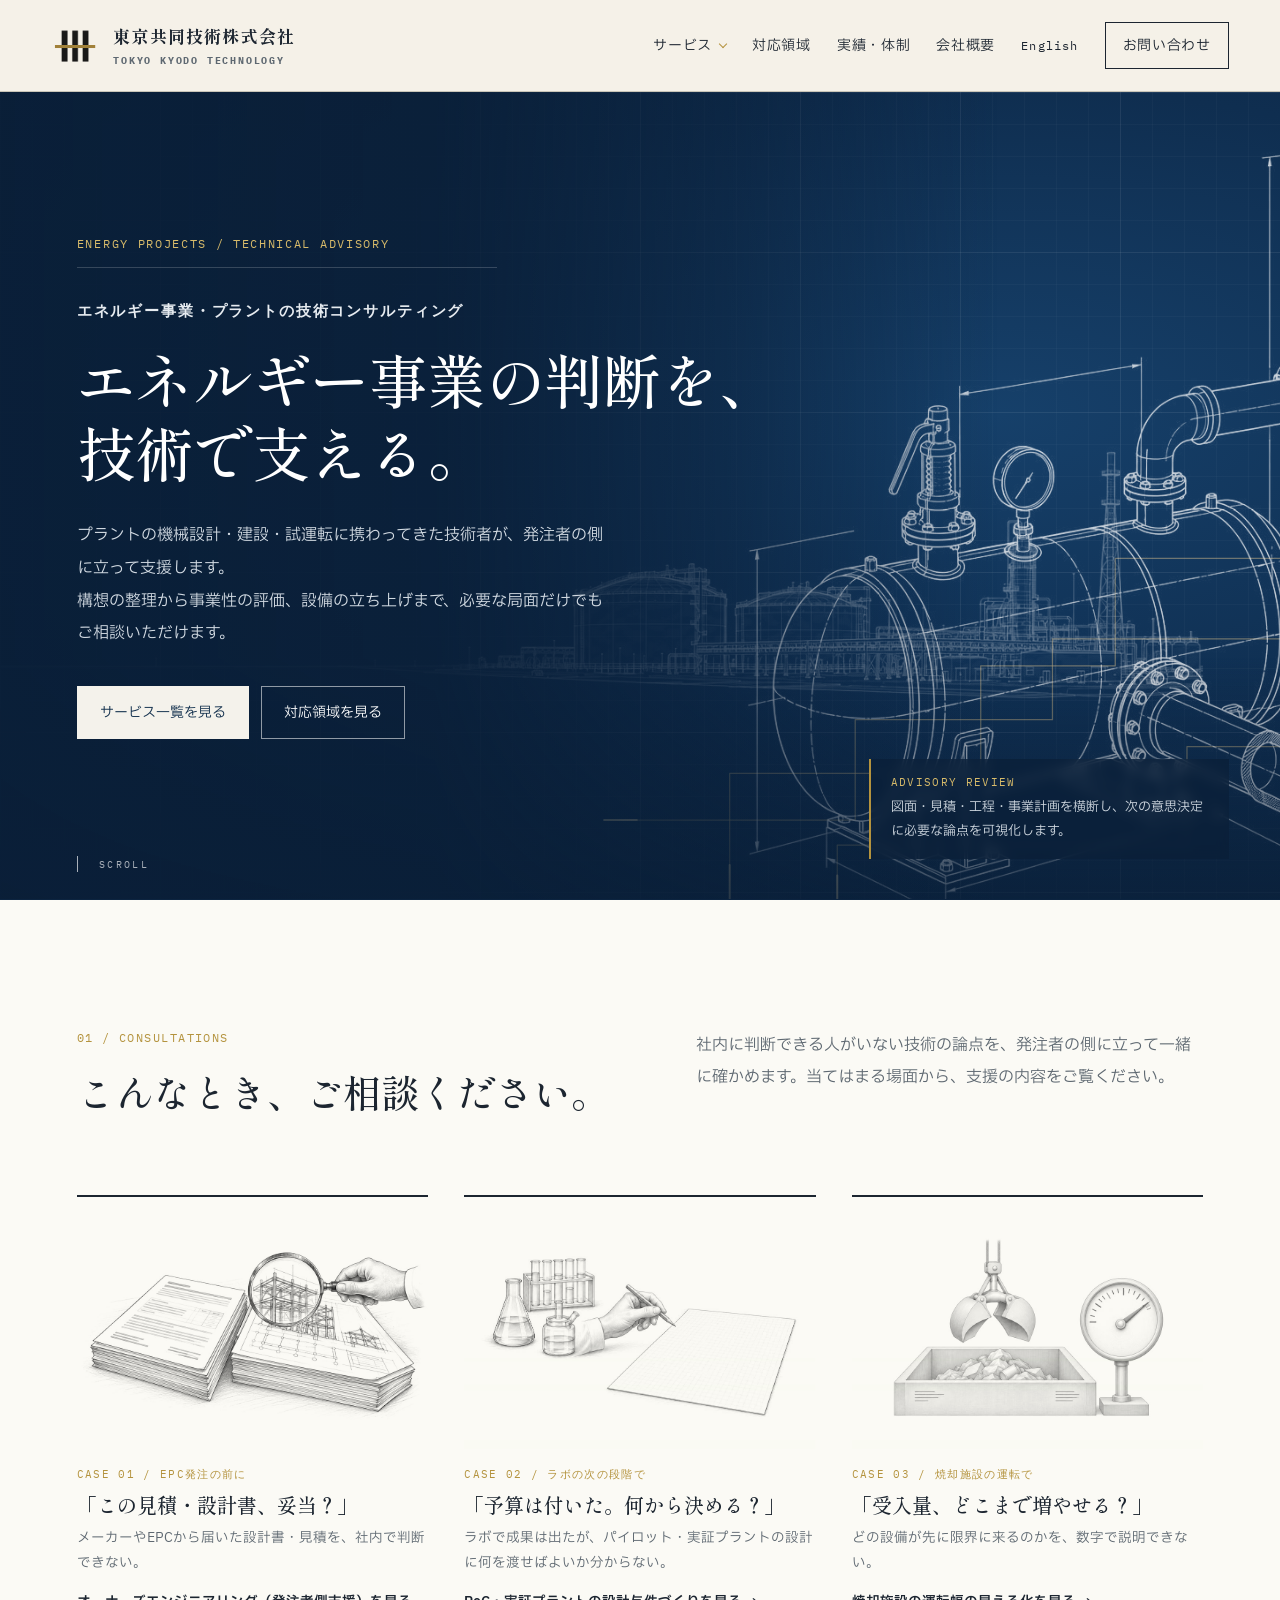
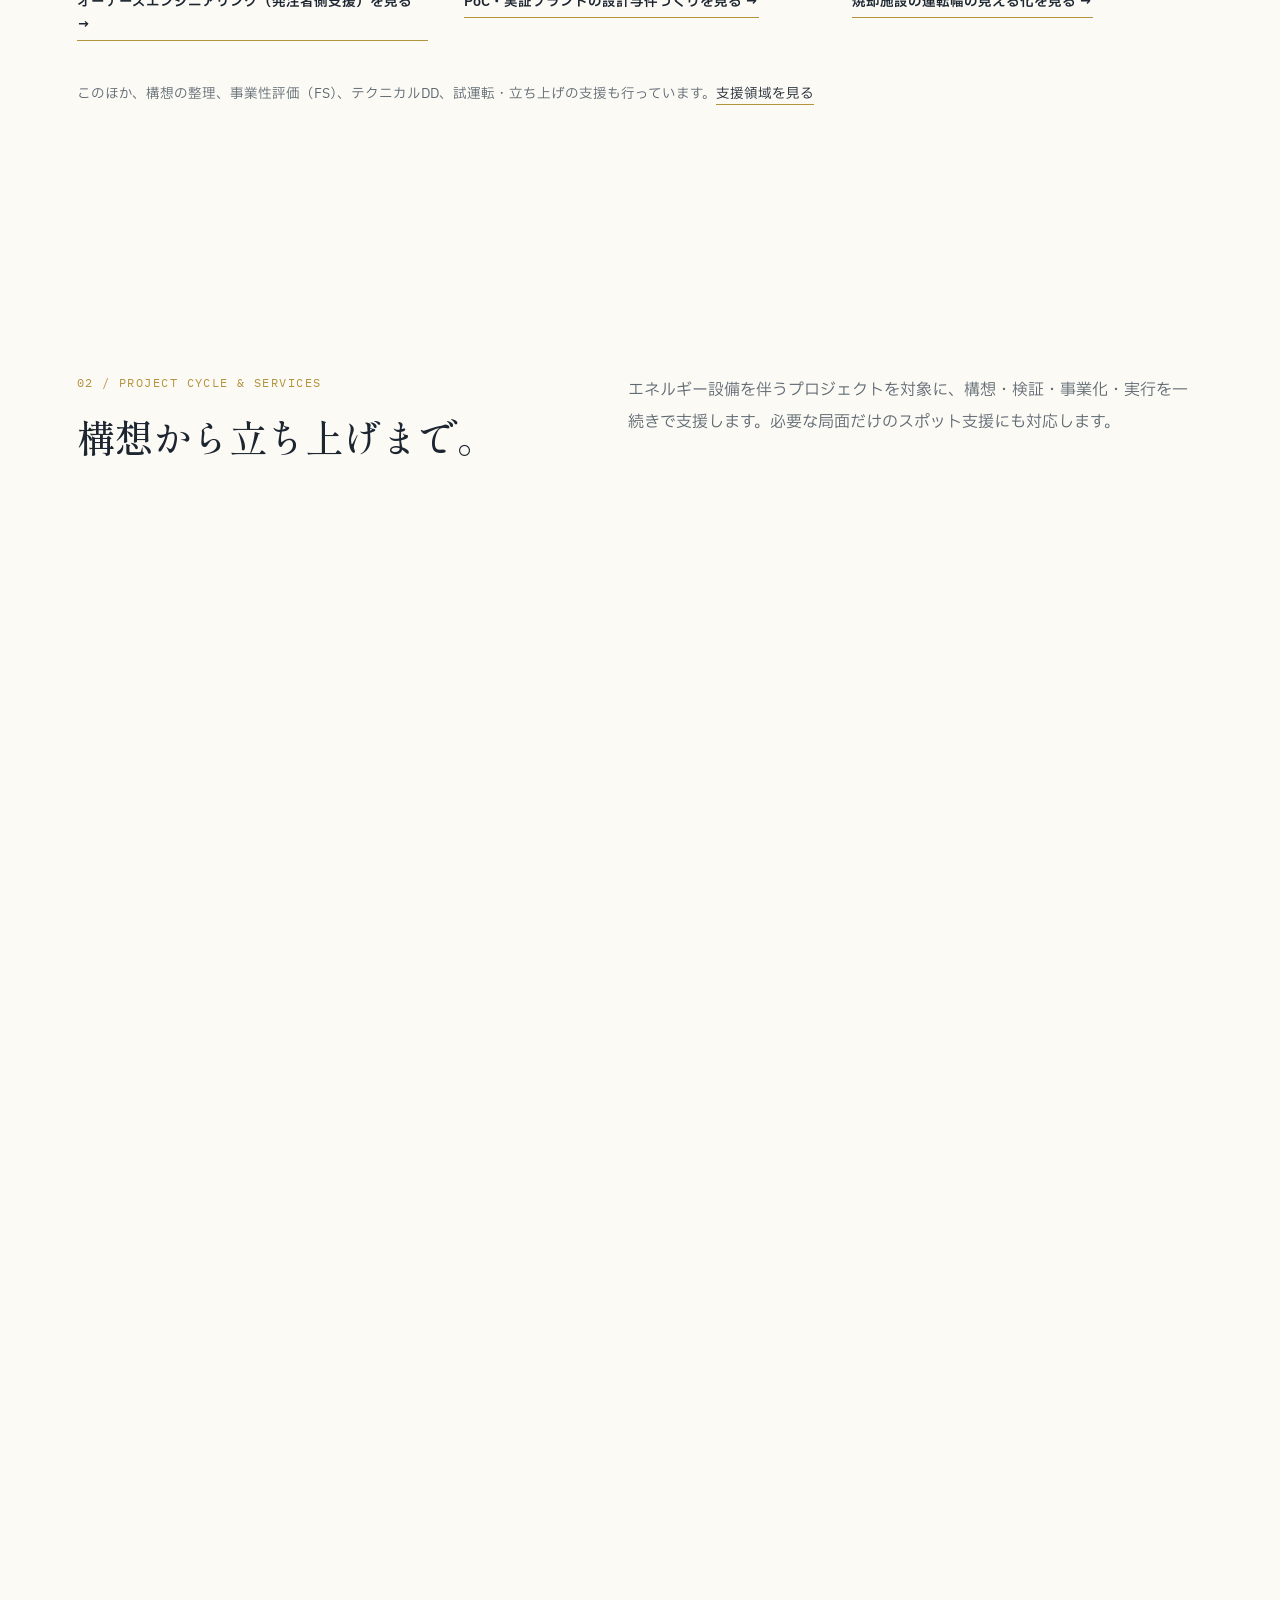
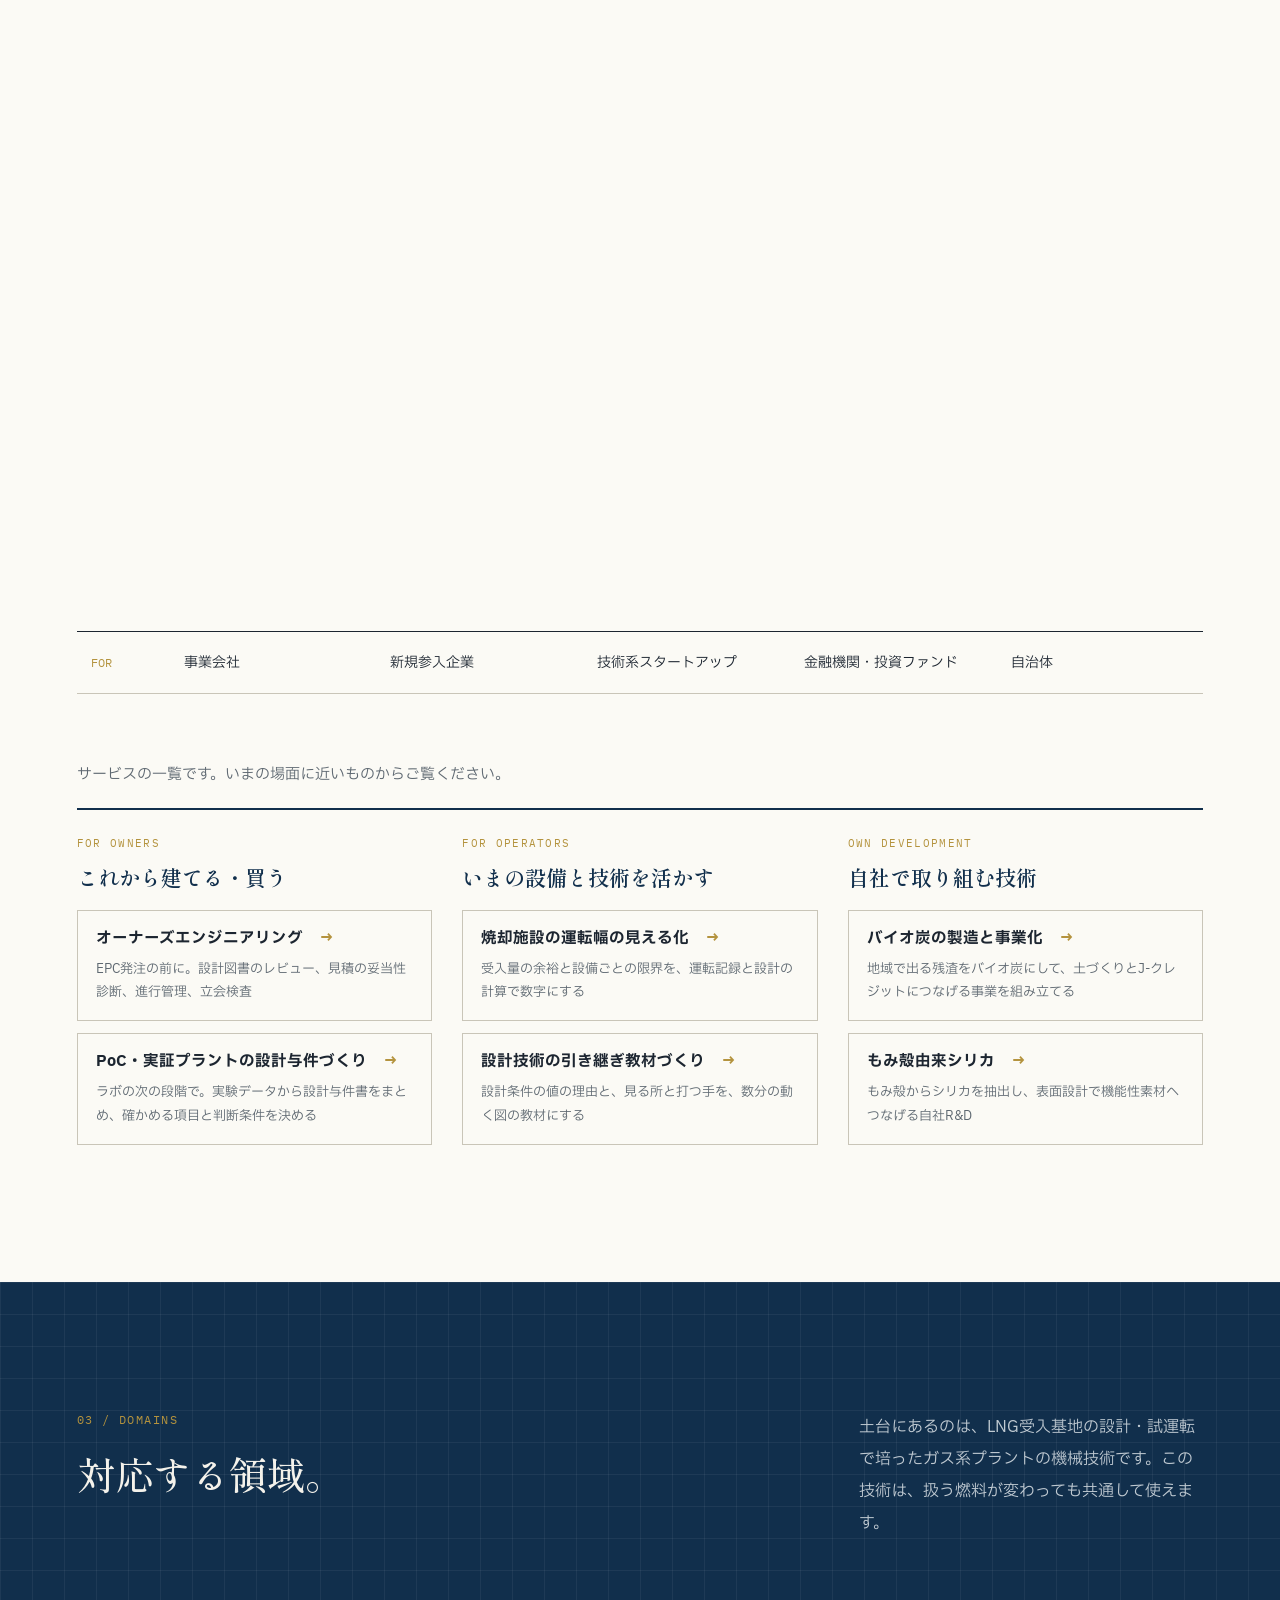
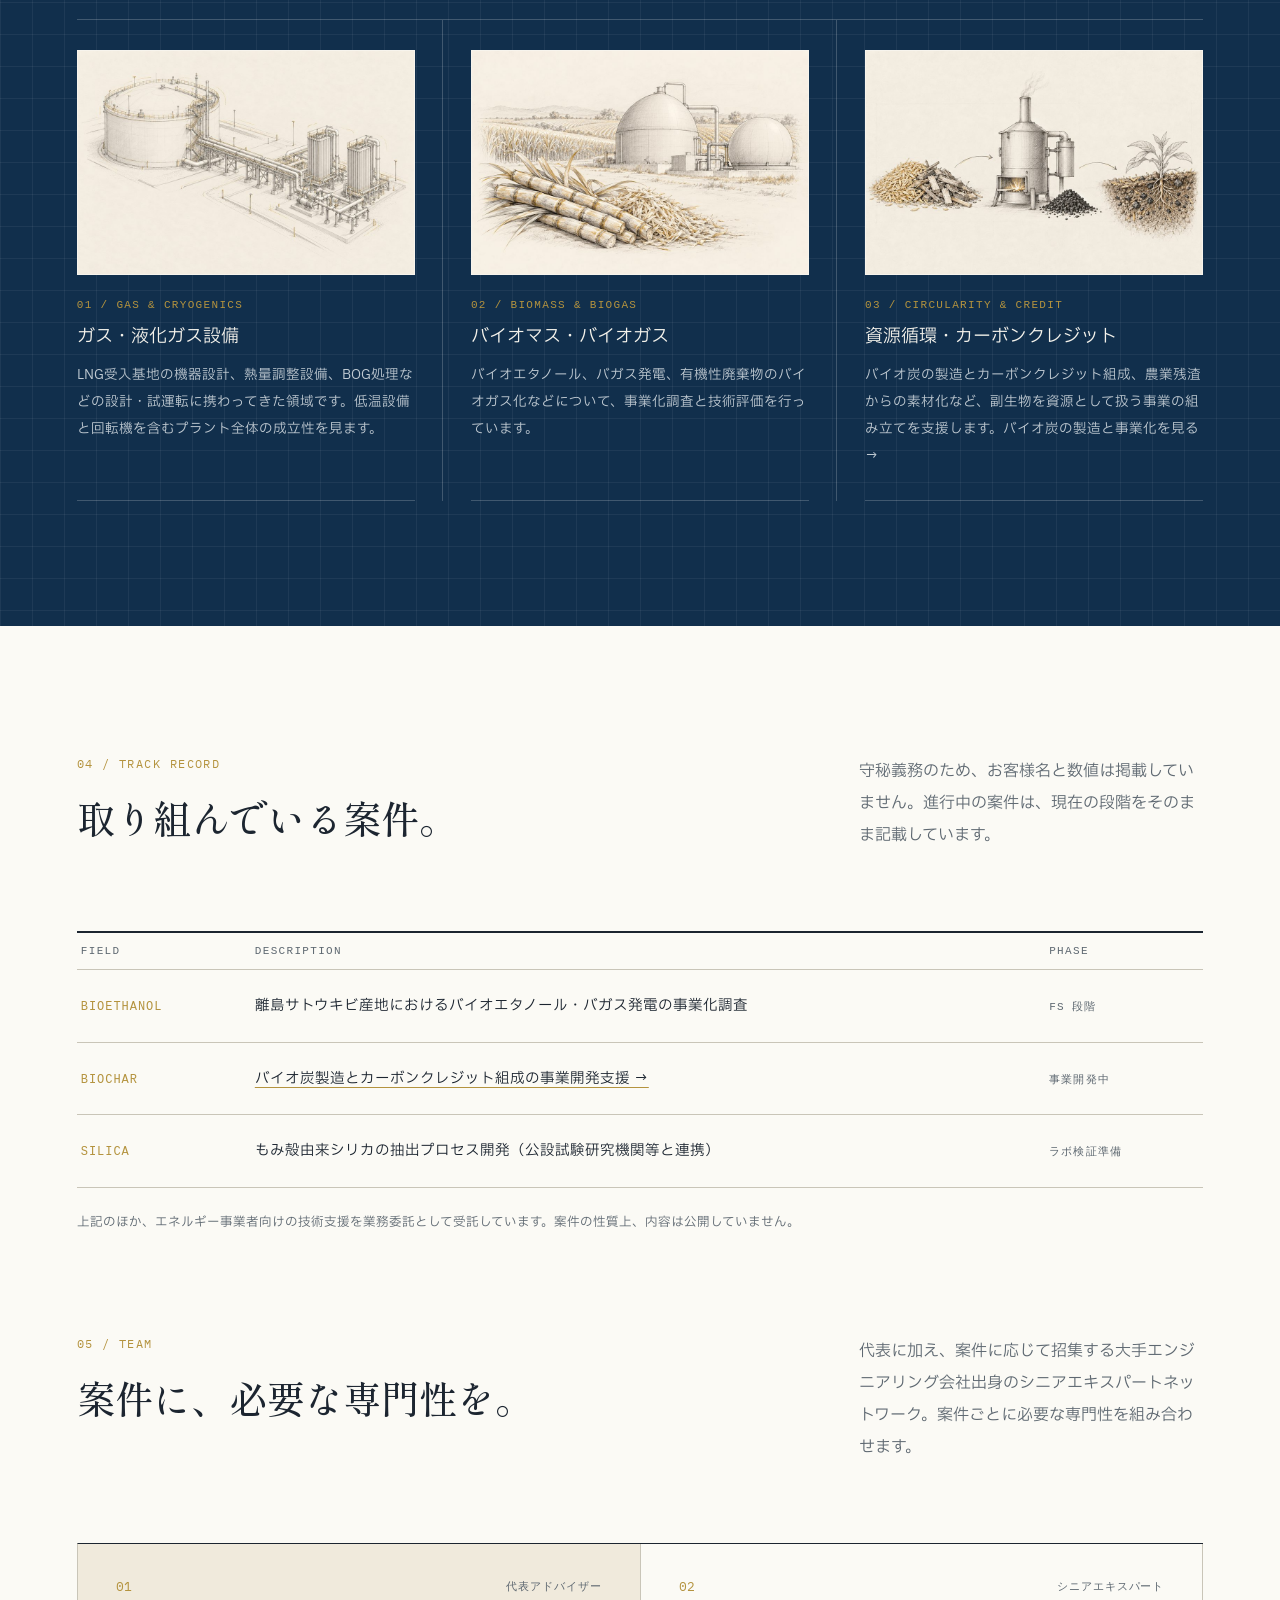
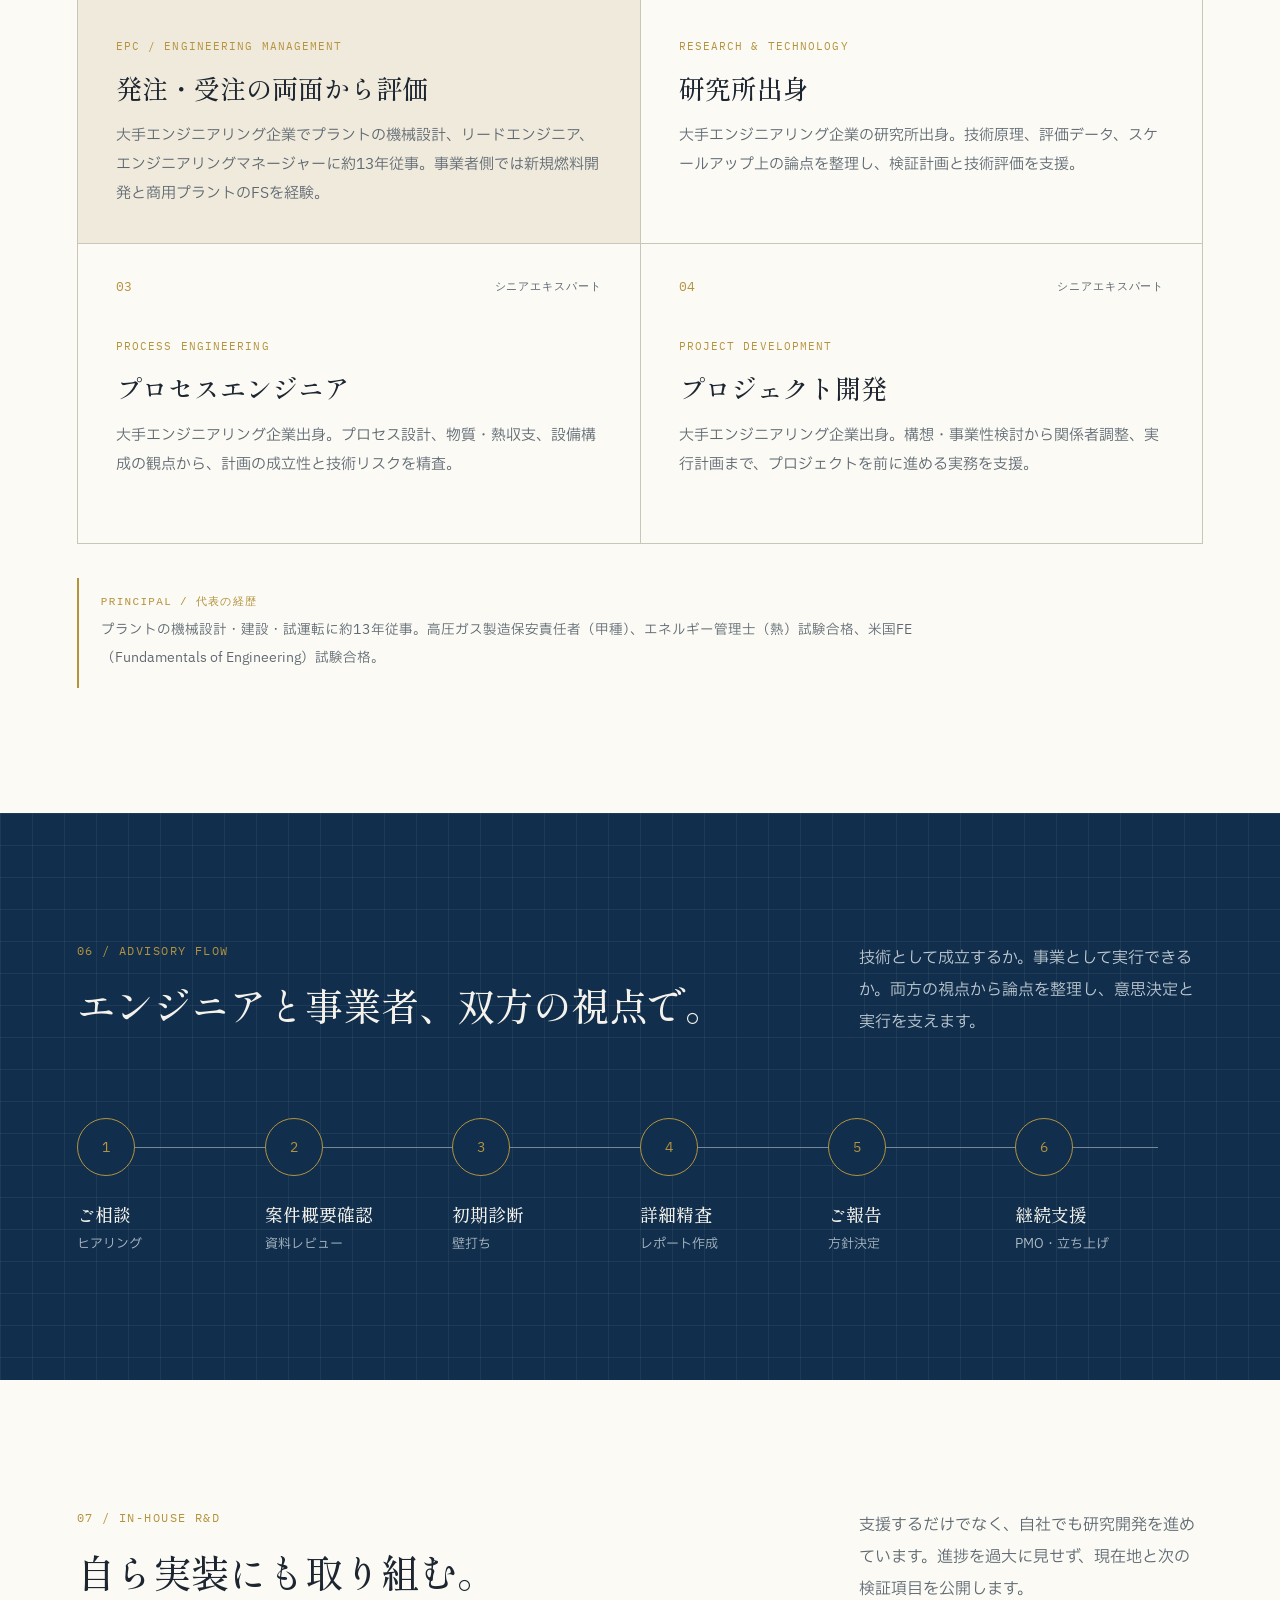
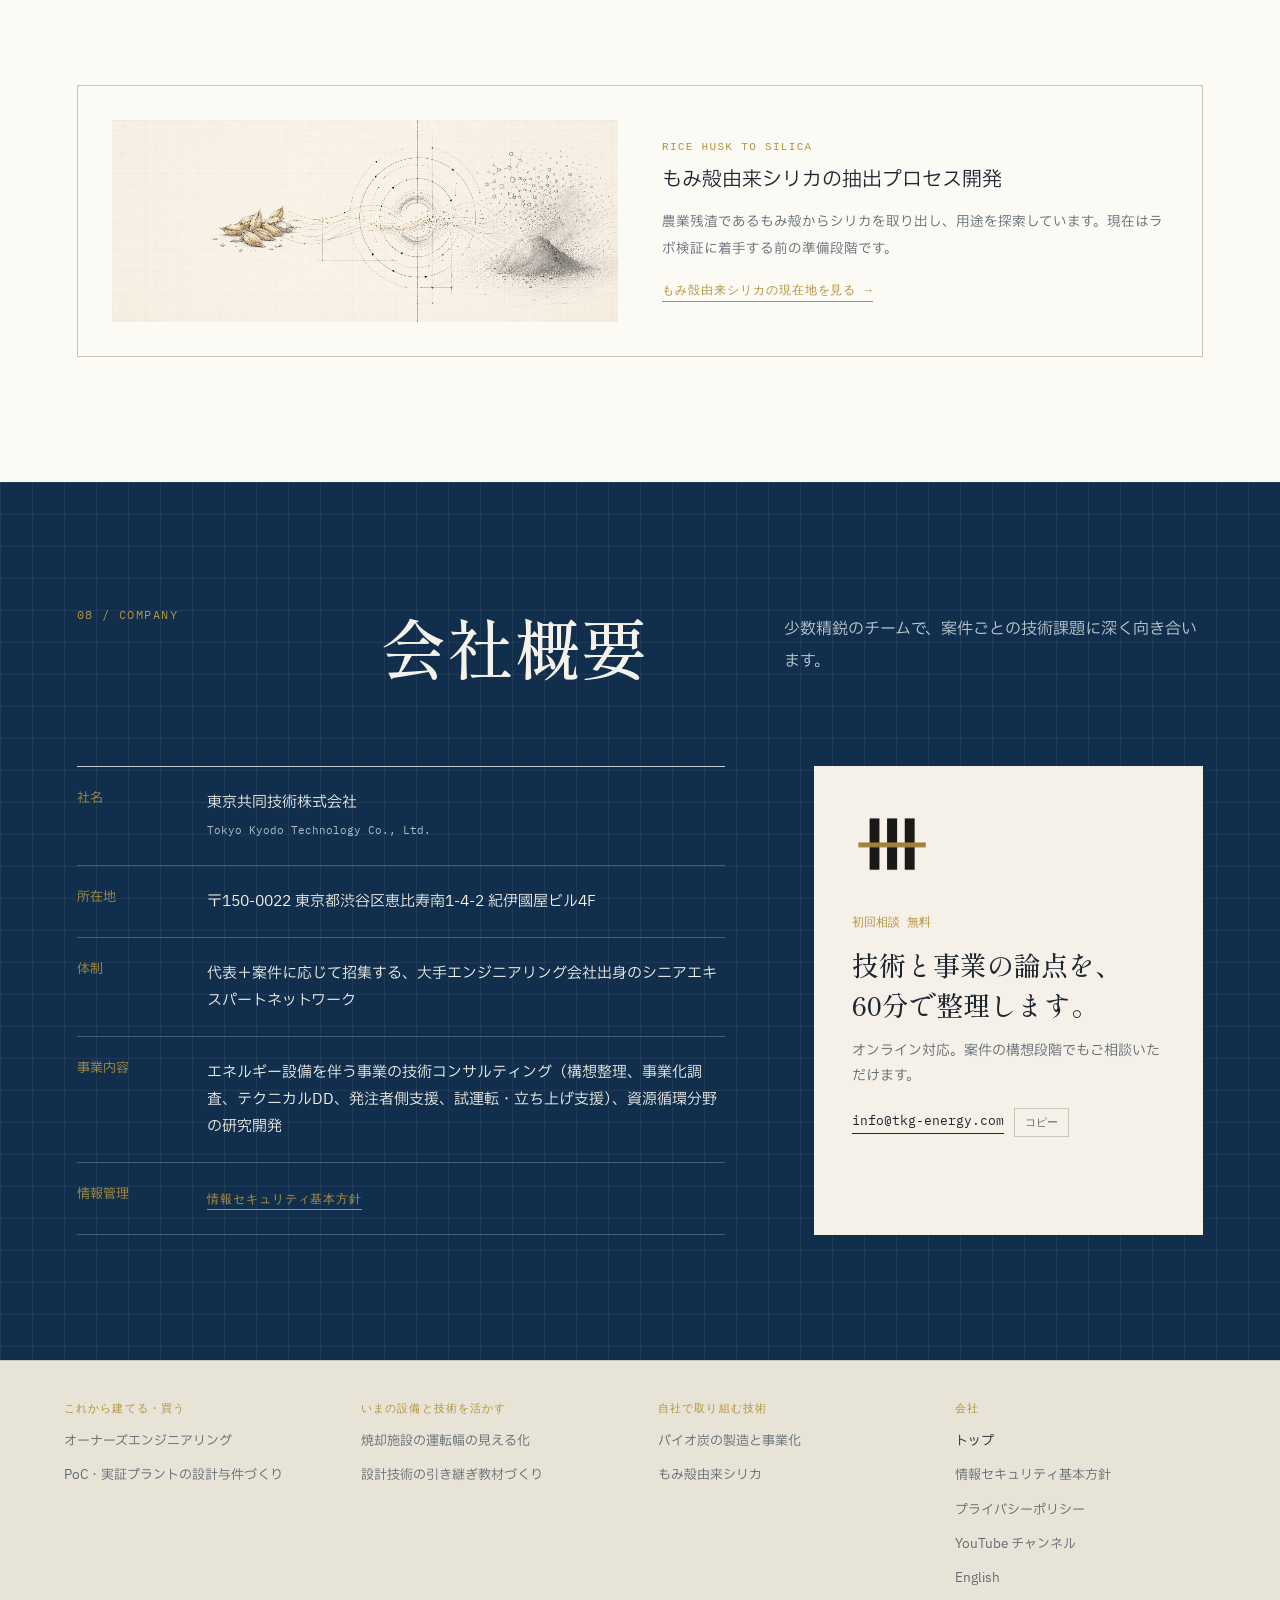
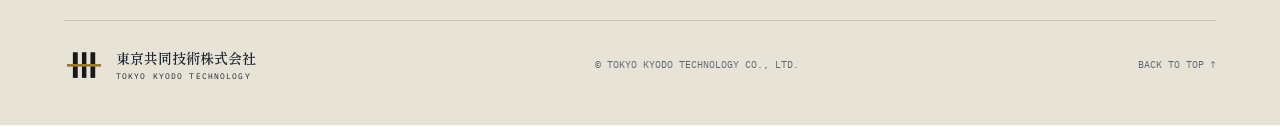
<file: index.html>
<!DOCTYPE html>
<html lang="ja">
<head>
<meta charset="UTF-8">
<meta name="viewport" content="width=device-width, initial-scale=1">
<title>東京共同技術株式会社 | エネルギー事業・プラントの技術コンサルティング</title>
<meta name="description" content="ガス・液化ガス設備、バイオマス・バイオガス、資源循環を対象に、構想・事業性評価から発注者側支援、プラントの試運転・立ち上げまでを支援する技術コンサルティング会社です。">
<meta property="og:type" content="website">
<meta property="og:site_name" content="東京共同技術株式会社">
<meta property="og:title" content="東京共同技術株式会社 | エネルギー事業・プラントの技術コンサルティング">
<meta property="og:description" content="ガス・液化ガス設備、バイオマス・バイオガス、資源循環を対象に、構想・事業性評価から発注者側支援、プラントの試運転・立ち上げまでを支援する技術コンサルティング会社です。">
<meta property="og:url" content="https://www.tkg-energy.com/">
<meta property="og:image" content="https://www.tkg-energy.com/assets/ogp.jpg">
<meta property="og:image:width" content="1200">
<meta property="og:image:height" content="630">
<meta property="og:locale" content="ja_JP">
<meta name="twitter:card" content="summary_large_image">
<link rel="canonical" href="https://www.tkg-energy.com/">
<link rel="alternate" hreflang="ja" href="https://www.tkg-energy.com/">
<link rel="alternate" hreflang="en" href="https://www.tkg-energy.com/en">
<link rel="alternate" hreflang="x-default" href="https://www.tkg-energy.com/">
<link rel="icon" type="image/svg+xml" href="assets/favicon.svg">
<link rel="stylesheet" href="assets/company.css?v=20261114">
<link rel="preconnect" href="https://fonts.googleapis.com">
<link rel="preconnect" href="https://fonts.gstatic.com" crossorigin>
<link rel="stylesheet" href="https://fonts.googleapis.com/css2?family=IBM+Plex+Mono:wght@400;500&amp;family=IBM+Plex+Sans+JP:wght@400;500;700&amp;family=Shippori+Mincho:wght@500;600;700&amp;display=swap">
<link rel="stylesheet" href="assets/oe-visual.css?v=20261114">
<link rel="stylesheet" href="assets/bp-hero.css?v=20261114">
<link rel="stylesheet" href="assets/site-enhance.css?v=20261114">
<link rel="stylesheet" href="assets/site-menu.css?v=20261114">
<link rel="stylesheet" href="assets/site-font.css?v=20261114">
<script src="assets/nav.js?v=20261015" defer></script>
<script src="assets/motion.js?v=20261015g" defer></script>
<style>
/* 2026-11-11 追加: 冒頭の「こんなとき、ご相談ください。」。カード全体が各サービスページへのリンク（絵と枠は oe-visual.css の .oe-cases） */
/* 見出しが14字あり、.scope 既定の左列（最大500px）からはみ出して右の説明文に重なるため、左列を広げて折り返しも許す */
@media (width>=981px){#consultations .compact-heading{grid-template-columns:minmax(360px,640px) minmax(300px,560px)}}
#consultations .compact-heading h2{white-space:normal;text-wrap:balance}
.top-cases a{display:block;color:inherit;text-decoration:none}
.top-cases .case-go{display:inline-block;margin-top:16px;padding-bottom:3px;border-bottom:1px solid var(--gold);font-size:13.5px;font-weight:600;line-height:1.7;color:var(--ink);transition:color .2s}
.top-cases a:hover .case-go{color:#8a6d1f}
.top-cases-more{margin:40px 0 0;font-size:13.5px;line-height:2;color:var(--muted)}
.top-cases-more a{color:var(--ink);border-bottom:1px solid var(--gold)}
/* 対応領域・実績台帳（このページ固有） */
/* 3列の内容幅をそろえるため、左右の余白は padding ではなく column-gap で取り、区切り線は ::after で描く
   （以前は両端の列だけ padding が片側0で、真ん中の図版だけ細くなっていた） */
.domain-grid{display:grid;grid-template-columns:repeat(3,minmax(0,1fr));column-gap:56px;margin-top:56px;border-top:1px solid var(--line)}
.domain-grid article{position:relative;border-bottom:1px solid var(--line);padding:30px 0}
.domain-grid article:not(:last-child)::after{content:"";position:absolute;top:0;bottom:-1px;right:-28px;border-right:1px solid var(--line)}
.blueprint .domain-grid article::after{border-color:#ffffff33}
.domain-grid span{font:11px monospace;color:var(--gold);letter-spacing:.12em;display:block;margin-bottom:12px}
.domain-grid h3{margin:0 0 12px;font-size:18px;line-height:1.5}
.domain-grid p{margin:0;font-size:13.5px;line-height:2;color:var(--muted)}
/* 紺地（.blueprint）の上では --muted が読めない（コントラスト2.4:1）ため、見出し横の説明文と同じ色にそろえる */
.blueprint .domain-grid{border-top-color:#ffffff33}
.blueprint .domain-grid article{border-color:#ffffff33}
.blueprint .domain-grid p{color:#c0cad2}
/* 2026-10-15 追加: 対応領域の図版（Codex作の線画） */
.domain-fig{margin:0 0 24px;aspect-ratio:3/2;overflow:hidden;background:var(--paper);border:1px solid #ffffff33}
.domain-fig img{width:100%;height:100%;object-fit:cover;display:block;transition:transform .6s ease}
.domain-grid article:hover .domain-fig img{transform:scale(1.03)}
/* 2026-10-15 追加: 支援領域を「階段」で見せる（段ごとに挿絵＋アイコン、文字は最小限） */
.stairs{list-style:none;margin:60px 0 64px;padding:0;display:grid;grid-template-columns:repeat(5,minmax(0,1fr));align-items:end}
.stairs li{display:flex;flex-direction:column;min-width:0}
.stair-art{margin:0 auto 6px;width:84%;aspect-ratio:1/1}
.stair-art img{width:100%;height:100%;object-fit:contain;mix-blend-mode:multiply;display:block;transition:transform .5s ease}
.stairs li:hover .stair-art img{transform:translateY(-4px)}
.stair-tread{position:relative;height:calc(150px + var(--i) * 46px);padding:40px 20px 0;border-top:2px solid var(--ink);border-right:1px solid var(--line);background-color:var(--paper);background-image:linear-gradient(#1c25300a 1px,#0000 1px),linear-gradient(90deg,#1c25300a 1px,#0000 1px);background-size:16px 16px}
.stairs li:first-child .stair-tread{border-left:1px solid var(--line)}
.stairs li:last-child .stair-tread{background-color:var(--blue);background-image:linear-gradient(#ffffff0e 1px,#0000 1px),linear-gradient(90deg,#ffffff0e 1px,#0000 1px);border-color:var(--blue);color:#f4f2eb}
.stair-icon{position:absolute;top:-25px;left:18px;width:48px;height:48px;border:1px solid var(--gold);border-radius:50%;background:var(--white);display:grid;place-items:center}
.stair-icon svg{width:24px;height:24px;fill:none;stroke:var(--gold);stroke-width:1.5;stroke-linecap:round;stroke-linejoin:round}
.stairs small{display:block;font:11px monospace;letter-spacing:.1em;color:var(--gold)}
.stairs h3{margin:8px 0 6px;font:500 19px/1.4 var(--serif,serif)}
.stairs p{margin:0;font-size:13px;line-height:1.7;color:var(--muted)}
.stairs li:last-child p{color:#c0cad2}
@media (max-width:1180px){
  .stair-tread{padding:36px 14px 0}
  .stairs h3{font-size:17px}
}
@media (max-width:900px){
  .stairs{grid-template-columns:1fr;gap:14px;margin:40px 0 48px}
  .stairs li{flex-direction:row;align-items:center;gap:8px}
  .stair-art{flex:none;width:56px;margin:0}
  .stair-tread{flex:1;min-width:0;height:auto;padding:12px 12px 12px 58px;border:1px solid var(--line);border-top:2px solid var(--ink)}
  .stairs li:first-child .stair-tread{border-left:1px solid var(--line)}
  .stair-icon{top:50%;left:12px;transform:translateY(-50%);width:38px;height:38px}
  .stair-icon svg{width:20px;height:20px}
  .stairs h3{font-size:16px;margin:3px 0 1px}
  .stairs p{font-size:12.5px}
}
.ledger{margin-top:52px;border-top:2px solid var(--ink)}
.ledger-row{display:grid;grid-template-columns:150px 1fr 150px;gap:24px;padding:22px 4px;border-bottom:1px solid var(--line);align-items:baseline}
.ledger-head{display:grid;grid-template-columns:150px 1fr 150px;gap:24px;font:11px monospace;letter-spacing:.12em;color:var(--muted);padding:12px 4px;border-bottom:1px solid var(--line)}
.ledger-row .field{font:12px monospace;color:var(--gold);letter-spacing:.08em}
.ledger-row .body{font-size:14.5px;line-height:1.9}
.ledger-row .body a{color:inherit;text-decoration:underline;text-decoration-color:var(--gold);text-underline-offset:4px}
.ledger-row .body a:hover{color:var(--gold)}
.ledger-row .phase{font:11px monospace;letter-spacing:.1em;color:var(--muted)}
.ledger-note{margin-top:22px;font-size:12.5px;line-height:2;color:var(--muted);max-width:820px}
.rd-mini{display:grid;grid-template-columns:1fr 1fr;gap:44px;align-items:center;margin-top:52px;border:1px solid var(--line);padding:34px}
.rd-mini img{width:100%;height:auto;display:block}
.rd-mini span{font:11px monospace;color:var(--gold);letter-spacing:.12em;display:block;margin-bottom:12px}
.rd-mini h3{margin:0 0 14px;font-size:20px;line-height:1.5}
.rd-mini p{margin:0 0 14px;font-size:13.5px;line-height:2;color:var(--muted)}
.rd-mini a{font:12px monospace;letter-spacing:.08em;color:var(--gold);text-decoration:none;border-bottom:1px solid var(--gold);padding-bottom:3px}
.principal-note{margin-top:34px;border-left:2px solid var(--gold);padding:16px 22px;max-width:880px;font-size:13.5px;line-height:2.05;color:var(--muted)}
.principal-note b{font:11px monospace;color:var(--gold);letter-spacing:.12em;display:block;margin-bottom:8px}
.policy-link{font:12px monospace;letter-spacing:.08em;color:var(--gold);text-decoration:none;border-bottom:1px solid var(--gold);padding-bottom:2px}
@media (max-width:900px){
  .domain-grid{grid-template-columns:1fr}
  .domain-grid article{padding:26px 0}
  .domain-grid article::after{display:none}
  .ledger-row{grid-template-columns:1fr;gap:8px}
  .ledger-head{display:none}
  .rd-mini{grid-template-columns:1fr;gap:26px}
}
</style>
<script type="application/ld+json">
{
  "@context": "https://schema.org",
  "@graph": [
    {
      "@type": "Organization",
      "@id": "https://www.tkg-energy.com/#organization",
      "name": "東京共同技術株式会社",
      "alternateName": [
        "TKG",
        "Tokyo Kyodo Technology Co., Ltd."
      ],
      "url": "https://www.tkg-energy.com/",
      "logo": "https://www.tkg-energy.com/assets/logo.png",
      "image": "https://www.tkg-energy.com/assets/ogp.jpg",
      "description": "ガス・液化ガス設備、バイオマス・バイオガス、資源循環を対象に、構想・事業性評価から発注者側支援、プラントの試運転・立ち上げまでを支援する技術コンサルティング会社です。",
      "email": "info@tkg-energy.com",
      "address": {
        "@type": "PostalAddress",
        "postalCode": "150-0022",
        "addressCountry": "JP",
        "addressRegion": "東京都",
        "addressLocality": "渋谷区",
        "streetAddress": "恵比寿南1-4-2 紀伊國屋ビル4F"
      },
      "contactPoint": {
        "@type": "ContactPoint",
        "contactType": "お問い合わせ",
        "email": "info@tkg-energy.com",
        "availableLanguage": [
          "ja",
          "en"
        ]
      },
      "knowsAbout": [
        "オーナーズエンジニアリング",
        "LNG受入基地",
        "ガス・液化ガス設備",
        "バイオマス",
        "バイオガス",
        "バイオ炭",
        "テクニカルデューデリジェンス",
        "プラントの試運転"
      ]
    },
    {
      "@type": "WebSite",
      "@id": "https://www.tkg-energy.com/#website",
      "url": "https://www.tkg-energy.com/",
      "name": "東京共同技術株式会社",
      "alternateName": "TKG",
      "inLanguage": "ja",
      "publisher": {
        "@id": "https://www.tkg-energy.com/#organization"
      }
    },
    {
      "@type": "ItemList",
      "@id": "https://www.tkg-energy.com/#services",
      "name": "支援メニュー",
      "itemListElement": [
        {
          "@type": "ListItem",
          "position": 1,
          "name": "オーナーズエンジニアリング（発注者側の技術支援）",
          "url": "https://www.tkg-energy.com/owners-engineering"
        },
        {
          "@type": "ListItem",
          "position": 2,
          "name": "PoC・実証プラントの設計与件づくり",
          "url": "https://www.tkg-energy.com/pilot-plant"
        },
        {
          "@type": "ListItem",
          "position": 3,
          "name": "焼却施設の運転幅の見える化",
          "url": "https://www.tkg-energy.com/incineration"
        }
      ]
    }
  ]
}
</script>
</head>
<body class="antialiased">
<main>
<header class="site-header">
  <a class="brand" href="#top" aria-label="東京共同技術株式会社 トップ">
    <img src="assets/logo.png" alt="東京共同技術株式会社 ロゴ">
    <span>東京共同技術株式会社<small>TOKYO KYODO TECHNOLOGY</small></span>
  </a>
  <nav aria-label="メインナビゲーション">
    <div class="nav-svc">
      <button type="button" class="nav-svc-btn" aria-haspopup="true">サービス</button>
      <div class="nav-svc-menu"><div><b>これから建てる・買う</b><a href="owners-engineering">オーナーズエンジニアリング</a><a href="pilot-plant">PoC・実証プラントの設計与件づくり</a></div><div><b>いまの設備と技術を活かす</b><a href="incineration">焼却施設の運転幅の見える化</a><a href="handover">設計技術の引き継ぎ教材づくり</a></div><div><b>自社で取り組む技術</b><a href="biochar">バイオ炭の製造と事業化</a><a href="silica">もみ殻由来シリカ</a></div></div>
    </div>
    <a href="#domains">対応領域</a>
    <a href="#track-record">実績・体制</a>
    <a href="#company">会社概要</a>
    <a class="nav-lang" href="en" lang="en" hreflang="en">English</a>
    <a class="nav-cta" href="#contact">お問い合わせ</a>
  </nav>
</header>

<section class="bp-hero" id="top">
  <div class="bp-stage" aria-hidden="true">
    <div class="bp-grid"></div>
    <img class="bp-layer bp-far" src="assets/hero-bp-far.jpg?v=1" alt="" width="1536" height="1024" decoding="async">
    <img class="bp-layer bp-near" src="assets/hero-bp-near.jpg?v=1" alt="" width="1536" height="1024" decoding="async">
    <svg class="bp-flow" viewBox="0 0 1600 900" preserveAspectRatio="xMidYMid slice">
      <path class="route" pathLength="1" d="M760 812H1040V700H1260V610H1600"/>
      <path class="route" pathLength="1" d="M900 900V760H1180V640H1330V520H1600"/>
      <path class="route" pathLength="1" d="M1020 900V840H1410V730H1600"/>
      <path class="pulse" pathLength="1" d="M760 812H1040V700H1260V610H1600"/>
      <path class="pulse p2" pathLength="1" d="M900 900V760H1180V640H1330V520H1600"/>
      <path class="pulse p3" pathLength="1" d="M1020 900V840H1410V730H1600"/>
    </svg>
    <div class="bp-shade"></div>
  </div>
  <div class="bp-copy">
    <p class="bp-eyebrow">ENERGY PROJECTS / TECHNICAL ADVISORY</p>
    <h1><span class="bp-kw">エネルギー事業・プラントの技術コンサルティング</span><span>エネルギー事業の判断を、</span><span>技術で支える。</span></h1>
    <p class="bp-lead">プラントの機械設計・建設・試運転に携わってきた技術者が、発注者の側に立って支援します。<br>構想の整理から事業性の評価、設備の立ち上げまで、必要な局面だけでもご相談いただけます。</p>
    <div class="bp-actions">
      <a class="primary" href="#service-list">サービス一覧を見る</a>
      <a class="secondary" href="#domains">対応領域を見る</a>
    </div>
  </div>
  <div class="bp-caption">
    <span>ADVISORY REVIEW</span>
    <p>図面・見積・工程・事業計画を横断し、次の意思決定に必要な論点を可視化します。</p>
  </div>
  <a class="bp-scroll" href="#consultations">SCROLL</a>
</section>

<section class="section scope" id="consultations">
  <div class="compact-heading">
    <div><span>01 / CONSULTATIONS</span><h2>こんなとき、ご相談ください。</h2></div>
    <p>社内に判断できる人がいない技術の論点を、発注者の側に立って一緒に確かめます。当てはまる場面から、支援の内容をご覧ください。</p>
  </div>
  <div class="oe-visual oe-cases top-cases">
    <article>
      <a href="owners-engineering">
        <figure><img src="assets/oe-case-quote.jpg" alt="見積書と設計図面の束を虫眼鏡で読み込む手元" width="960" height="640" loading="lazy" decoding="async"></figure>
        <span>CASE 01 / EPC発注の前に</span>
        <h3>「この見積・設計書、妥当？」</h3>
        <p>メーカーやEPCから届いた設計書・見積を、社内で判断できない。</p>
        <b class="case-go">オーナーズエンジニアリング（発注者側支援）を見る →</b>
      </a>
    </article>
    <article>
      <a href="pilot-plant">
        <figure><img src="assets/pp-when1.jpg?v=20261106" alt="実験器具と白紙の方眼紙のあいだで鉛筆を持ったまま止まる手" width="960" height="640" loading="lazy" decoding="async"></figure>
        <span>CASE 02 / ラボの次の段階で</span>
        <h3>「予算は付いた。何から決める？」</h3>
        <p>ラボで成果は出たが、パイロット・実証プラントの設計に何を渡せばよいか分からない。</p>
        <b class="case-go">PoC・実証プラントの設計与件づくりを見る →</b>
      </a>
    </article>
    <article>
      <a href="incineration">
        <figure><img src="assets/inc-voice3.jpg?v=20261106" alt="ごみピットのクレーンと、上限近くを指す計器" width="960" height="640" loading="lazy" decoding="async"></figure>
        <span>CASE 03 / 焼却施設の運転で</span>
        <h3>「受入量、どこまで増やせる？」</h3>
        <p>どの設備が先に限界に来るのかを、数字で説明できない。</p>
        <b class="case-go">焼却施設の運転幅の見える化を見る →</b>
      </a>
    </article>
  </div>
  <p class="top-cases-more">このほか、構想の整理、事業性評価（FS）、テクニカルDD、試運転・立ち上げの支援も行っています。<a href="#services">支援領域を見る</a></p>
</section>

<section class="section scope" id="services">
  <div class="cycle-pin"><div class="cycle-sticky">
  <div class="compact-heading">
    <div><span>02 / PROJECT CYCLE &amp; SERVICES</span><h2>構想から立ち上げまで。</h2></div>
    <p>エネルギー設備を伴うプロジェクトを対象に、構想・検証・事業化・実行を一続きで支援します。必要な局面だけのスポット支援にも対応します。</p>
  </div>
  <ol class="stairs" aria-label="プロジェクトの5段階">
    <li style="--i:0">
      <figure class="stair-art"><img src="assets/step-concept.jpg?v=2" alt="構想・課題整理の挿絵" width="640" height="640" loading="lazy" decoding="async"></figure>
      <div class="stair-tread">
        <span class="stair-icon" aria-hidden="true"><svg viewBox="0 0 24 24"><path d="M9 18h6M10 21h4"/><path d="M12 3a6 6 0 0 0-3.6 10.8c.7.5 1.1 1.3 1.1 2.1V16h5v-.1c0-.8.4-1.6 1.1-2.1A6 6 0 0 0 12 3z"/></svg></span>
        <small>01 / CONCEPT</small>
        <h3>構想・課題整理</h3>
        <p>成立条件と課題を整理</p>
      </div>
    </li>
    <li style="--i:1">
      <figure class="stair-art"><img src="assets/step-poc.jpg?v=2" alt="PoC・妥当性検証の挿絵" width="640" height="640" loading="lazy" decoding="async"></figure>
      <div class="stair-tread">
        <span class="stair-icon" aria-hidden="true"><svg viewBox="0 0 24 24"><path d="M9 3h6M10 3v6l-5.6 9.6A1.6 1.6 0 0 0 5.8 21h12.4a1.6 1.6 0 0 0 1.4-2.4L14 9V3"/><path d="M7.2 15h9.6"/></svg></span>
        <small>02 / PoC</small>
        <h3><a href="pilot-plant" style="color:inherit">PoC・妥当性検証</a></h3>
        <p>検証方法と判断条件を設計</p>
      </div>
    </li>
    <li style="--i:2">
      <figure class="stair-art"><img src="assets/step-fs.jpg?v=2" alt="事業性・リスク評価の挿絵" width="640" height="640" loading="lazy" decoding="async"></figure>
      <div class="stair-tread">
        <span class="stair-icon" aria-hidden="true"><svg viewBox="0 0 24 24"><path d="M4 20V11M8.5 20V7M13 20v-5"/><circle cx="16.5" cy="8.5" r="3.5"/><path d="m19 11 2.5 2.5"/></svg></span>
        <small>03 / FS / DD</small>
        <h3>事業性・リスク評価</h3>
        <p>テクニカルDD・見積診断</p>
      </div>
    </li>
    <li style="--i:3">
      <figure class="stair-art"><img src="assets/step-execution.jpg?v=2" alt="設計・実行支援の挿絵" width="640" height="640" loading="lazy" decoding="async"></figure>
      <div class="stair-tread">
        <span class="stair-icon" aria-hidden="true"><svg viewBox="0 0 24 24"><path d="M4 16v-2a8 8 0 0 1 16 0v2"/><path d="M10 6.3V4h4v2.3"/><path d="M2.5 16h19v3h-19z"/></svg></span>
        <small>04 / EXECUTION</small>
        <h3>設計・実行支援</h3>
        <p>設計・調達・建設を横断</p>
      </div>
    </li>
    <li style="--i:4">
      <figure class="stair-art"><img src="assets/step-implement.jpg?v=2" alt="立ち上げ・社会実装の挿絵" width="640" height="640" loading="lazy" decoding="async"></figure>
      <div class="stair-tread">
        <span class="stair-icon" aria-hidden="true"><svg viewBox="0 0 24 24"><path d="M6 21V3.5"/><path d="M6 4h12l-2.5 4L18 12H6"/><path d="M3.5 21h7"/></svg></span>
        <small>05 / IMPLEMENT</small>
        <h3>立ち上げ・社会実装</h3>
        <p>試運転から運用定着まで</p>
      </div>
    </li>
  </ol>
  </div></div>
  <div class="audience">
    <span>FOR</span>
    <p>事業会社</p><p>新規参入企業</p><p>技術系スタートアップ</p><p>金融機関・投資ファンド</p><p>自治体</p>
  </div>
  <div class="svc-entry" id="service-list">
    <p class="svc-entry-lead">サービスの一覧です。いまの場面に近いものからご覧ください。</p>
    <div class="svc-entry-grid">
    <div><span>FOR OWNERS</span><h3>これから建てる・買う</h3><a href="owners-engineering"><b>オーナーズエンジニアリング</b><small>EPC発注の前に。設計図書のレビュー、見積の妥当性診断、進行管理、立会検査</small></a><a href="pilot-plant"><b>PoC・実証プラントの設計与件づくり</b><small>ラボの次の段階で。実験データから設計与件書をまとめ、確かめる項目と判断条件を決める</small></a></div>
    <div><span>FOR OPERATORS</span><h3>いまの設備と技術を活かす</h3><a href="incineration"><b>焼却施設の運転幅の見える化</b><small>受入量の余裕と設備ごとの限界を、運転記録と設計の計算で数字にする</small></a><a href="handover"><b>設計技術の引き継ぎ教材づくり</b><small>設計条件の値の理由と、見る所と打つ手を、数分の動く図の教材にする</small></a></div>
    <div><span>OWN DEVELOPMENT</span><h3>自社で取り組む技術</h3><a href="biochar"><b>バイオ炭の製造と事業化</b><small>地域で出る残渣をバイオ炭にして、土づくりとJ-クレジットにつなげる事業を組み立てる</small></a><a href="silica"><b>もみ殻由来シリカ</b><small>もみ殻からシリカを抽出し、表面設計で機能性素材へつなげる自社R&D</small></a></div>
    </div>
  </div>
</section>

<section class="section blueprint" id="domains">
  <div class="compact-heading">
    <div><span>03 / DOMAINS</span><h2>対応する領域。</h2></div>
    <p>土台にあるのは、LNG受入基地の設計・試運転で培ったガス系プラントの機械技術です。この技術は、扱う燃料が変わっても共通して使えます。</p>
  </div>
  <div class="domain-grid">
    <article>
      <figure class="domain-fig"><img src="assets/domain-gas.jpg" alt="ガス・液化ガス設備の線画（低温貯槽・配管ラック・気化器）" width="960" height="640" loading="lazy" decoding="async"></figure>
      <span>01 / GAS &amp; CRYOGENICS</span>
      <h3>ガス・液化ガス設備</h3>
      <p>LNG受入基地の機器設計、熱量調整設備、BOG処理などの設計・試運転に携わってきた領域です。低温設備と回転機を含むプラント全体の成立性を見ます。</p>
    </article>
    <article>
      <figure class="domain-fig"><img src="assets/domain-biomass.jpg" alt="バイオマス・バイオガスの線画（サトウキビとバガス、発酵槽）" width="960" height="640" loading="lazy" decoding="async"></figure>
      <span>02 / BIOMASS &amp; BIOGAS</span>
      <h3>バイオマス・バイオガス</h3>
      <p>バイオエタノール、バガス発電、有機性廃棄物のバイオガス化などについて、事業化調査と技術評価を行っています。</p>
    </article>
    <article>
      <figure class="domain-fig"><img src="assets/domain-circular.jpg" alt="資源循環の線画（もみ殻・木くず、炭化炉、土に戻るバイオ炭）" width="960" height="640" loading="lazy" decoding="async"></figure>
      <span>03 / CIRCULARITY &amp; CREDIT</span>
      <h3>資源循環・カーボンクレジット</h3>
      <p>バイオ炭の製造とカーボンクレジット組成、農業残渣からの素材化など、副生物を資源として扱う事業の組み立てを支援します。<a href="biochar">バイオ炭の製造と事業化を見る →</a></p>
    </article>
  </div>
</section>

<section class="section" id="track-record">
  <div class="compact-heading">
    <div><span>04 / TRACK RECORD</span><h2>取り組んでいる案件。</h2></div>
    <p>守秘義務のため、お客様名と数値は掲載していません。進行中の案件は、現在の段階をそのまま記載しています。</p>
  </div>
  <div class="ledger">
    <div class="ledger-head">
      <div>FIELD</div><div>DESCRIPTION</div><div>PHASE</div>
    </div>
    <div class="ledger-row">
      <div class="field">BIOETHANOL</div>
      <div class="body">離島サトウキビ産地におけるバイオエタノール・バガス発電の事業化調査</div>
      <div class="phase">FS 段階</div>
    </div>
    <div class="ledger-row">
      <div class="field">BIOCHAR</div>
      <div class="body"><a href="biochar">バイオ炭製造とカーボンクレジット組成の事業開発支援 →</a></div>
      <div class="phase">事業開発中</div>
    </div>
    <div class="ledger-row">
      <div class="field">SILICA</div>
      <div class="body">もみ殻由来シリカの抽出プロセス開発（公設試験研究機関等と連携）</div>
      <div class="phase">ラボ検証準備</div>
    </div>
  </div>
  <p class="ledger-note">上記のほか、エネルギー事業者向けの技術支援を業務委託として受託しています。案件の性質上、内容は公開していません。</p>

  <div class="compact-heading" style="margin-top:96px">
    <div><span>05 / TEAM</span><h2>案件に、必要な専門性を。</h2></div>
    <p>代表に加え、案件に応じて招集する大手エンジニアリング会社出身のシニアエキスパートネットワーク。案件ごとに必要な専門性を組み合わせます。</p>
  </div>
  <div class="advisor-grid">
    <article>
      <div class="advisor-index"><span>01</span><small>代表アドバイザー</small></div>
      <b>EPC / ENGINEERING MANAGEMENT</b>
      <h3>発注・受注の両面から評価</h3>
      <p>大手エンジニアリング企業でプラントの機械設計、リードエンジニア、エンジニアリングマネージャーに約13年従事。事業者側では新規燃料開発と商用プラントのFSを経験。</p>
    </article>
    <article>
      <div class="advisor-index"><span>02</span><small>シニアエキスパート</small></div>
      <b>RESEARCH &amp; TECHNOLOGY</b>
      <h3>研究所出身</h3>
      <p>大手エンジニアリング企業の研究所出身。技術原理、評価データ、スケールアップ上の論点を整理し、検証計画と技術評価を支援。</p>
    </article>
    <article>
      <div class="advisor-index"><span>03</span><small>シニアエキスパート</small></div>
      <b>PROCESS ENGINEERING</b>
      <h3>プロセスエンジニア</h3>
      <p>大手エンジニアリング企業出身。プロセス設計、物質・熱収支、設備構成の観点から、計画の成立性と技術リスクを精査。</p>
    </article>
    <article>
      <div class="advisor-index"><span>04</span><small>シニアエキスパート</small></div>
      <b>PROJECT DEVELOPMENT</b>
      <h3>プロジェクト開発</h3>
      <p>大手エンジニアリング企業出身。構想・事業性検討から関係者調整、実行計画まで、プロジェクトを前に進める実務を支援。</p>
    </article>
  </div>
  <div class="principal-note">
    <b>PRINCIPAL / 代表の経歴</b>
    プラントの機械設計・建設・試運転に約13年従事。高圧ガス製造保安責任者（甲種）、エネルギー管理士（熱）試験合格、米国FE（Fundamentals of Engineering）試験合格。
  </div>
</section>

<section class="section method blueprint">
  <div class="compact-heading">
    <div><span>06 / ADVISORY FLOW</span><h2>エンジニアと事業者、双方の視点で。</h2></div>
    <p>技術として成立するか。事業として実行できるか。両方の視点から論点を整理し、意思決定と実行を支えます。</p>
  </div>
  <div class="method-grid">
    <article><span>1</span><h3>ご相談</h3><p>ヒアリング</p></article>
    <article><span>2</span><h3>案件概要確認</h3><p>資料レビュー</p></article>
    <article><span>3</span><h3>初期診断</h3><p>壁打ち</p></article>
    <article><span>4</span><h3>詳細精査</h3><p>レポート作成</p></article>
    <article><span>5</span><h3>ご報告</h3><p>方針決定</p></article>
    <article><span>6</span><h3>継続支援</h3><p>PMO・立ち上げ</p></article>
  </div>
</section>

<section class="section" id="rd">
  <div class="compact-heading">
    <div><span>07 / IN-HOUSE R&amp;D</span><h2>自ら実装にも取り組む。</h2></div>
    <p>支援するだけでなく、自社でも研究開発を進めています。進捗を過大に見せず、現在地と次の検証項目を公開します。</p>
  </div>
  <div class="rd-mini">
    <img src="assets/silica-hero.webp" alt="もみ殻からシリカへ至る資源循環の技術スケッチ" width="1983" height="793" loading="lazy" decoding="async">
    <div>
      <span>RICE HUSK TO SILICA</span>
      <h3>もみ殻由来シリカの抽出プロセス開発</h3>
      <p>農業残渣であるもみ殻からシリカを取り出し、用途を探索しています。現在はラボ検証に着手する前の準備段階です。</p>
      <a href="silica">もみ殻由来シリカの現在地を見る →</a>
    </div>
  </div>
</section>

<section class="section company blueprint" id="company">
  <div class="section-heading">
    <span>08 / COMPANY</span><h2>会社概要</h2>
    <p>少数精鋭のチームで、案件ごとの技術課題に深く向き合います。</p>
  </div>
  <div class="company-grid">
    <dl>
      <div><dt>社名</dt><dd>東京共同技術株式会社<br><small>Tokyo Kyodo Technology Co., Ltd.</small></dd></div>
      <div><dt>所在地</dt><dd>〒150-0022 東京都渋谷区恵比寿南1-4-2 紀伊國屋ビル4F</dd></div>
      <div><dt>体制</dt><dd>代表＋案件に応じて招集する、大手エンジニアリング会社出身のシニアエキスパートネットワーク</dd></div>
      <div><dt>事業内容</dt><dd>エネルギー設備を伴う事業の技術コンサルティング（構想整理、事業化調査、テクニカルDD、発注者側支援、試運転・立ち上げ支援）、資源循環分野の研究開発</dd></div>
      <div><dt>情報管理</dt><dd><a class="policy-link" href="security-policy">情報セキュリティ基本方針</a></dd></div>
    </dl>
    <div class="contact-card" id="contact">
      <img src="assets/logo.png" alt="">
      <span>初回相談 無料</span>
      <h3>技術と事業の論点を、<br>60分で整理します。</h3>
      <p>オンライン対応。案件の構想段階でもご相談いただけます。</p>
      <div class="contact-email-row">
        <a href="mailto:info@tkg-energy.com">info@tkg-energy.com</a>
        <button type="button" class="copy-email" data-email="info@tkg-energy.com" aria-label="メールアドレスをコピー">コピー</button>
      </div>
      <p class="copy-note" aria-live="polite"></p>
    </div>
  </div>
</section>

<footer class="footer">
  <div class="footer-links footer-groups" role="navigation" aria-label="サイト内リンク">
    <div><b>これから建てる・買う</b><a href="owners-engineering">オーナーズエンジニアリング</a><a href="pilot-plant">PoC・実証プラントの設計与件づくり</a></div>
    <div><b>いまの設備と技術を活かす</b><a href="incineration">焼却施設の運転幅の見える化</a><a href="handover">設計技術の引き継ぎ教材づくり</a></div>
    <div><b>自社で取り組む技術</b><a href="biochar">バイオ炭の製造と事業化</a><a href="silica">もみ殻由来シリカ</a></div>
    <div><b>会社</b><a href="./" aria-current="page">トップ</a><a href="security-policy">情報セキュリティ基本方針</a><a href="privacy-policy">プライバシーポリシー</a><a href="https://www.youtube.com/@TokyoKyodoTechnology" target="_blank" rel="noopener">YouTube チャンネル</a><a href="en" lang="en" hreflang="en">English</a></div>
  </div>
  <div class="footer-brand">
    <img src="assets/logo.png" alt="">
    <p>東京共同技術株式会社<small>TOKYO KYODO TECHNOLOGY</small></p>
  </div>
  <p>© TOKYO KYODO TECHNOLOGY CO., LTD.</p>
  <a href="#top">BACK TO TOP ↑</a>
</footer>
</main>

<script>
document.querySelectorAll('.copy-email').forEach(function(btn){
  btn.addEventListener('click', function(){
    var email = btn.getAttribute('data-email');
    var card = btn.closest('.contact-card');
    var note = card ? card.querySelector('.copy-note') : null;
    var done = function(text){ if(note){ note.textContent = text; } };
    if (navigator.clipboard && navigator.clipboard.writeText) {
      navigator.clipboard.writeText(email).then(function(){ done('コピーしました: ' + email); }).catch(function(){ done(email); });
    } else {
      done(email);
    }
  });
});
</script>
</body>
</html>
</file>
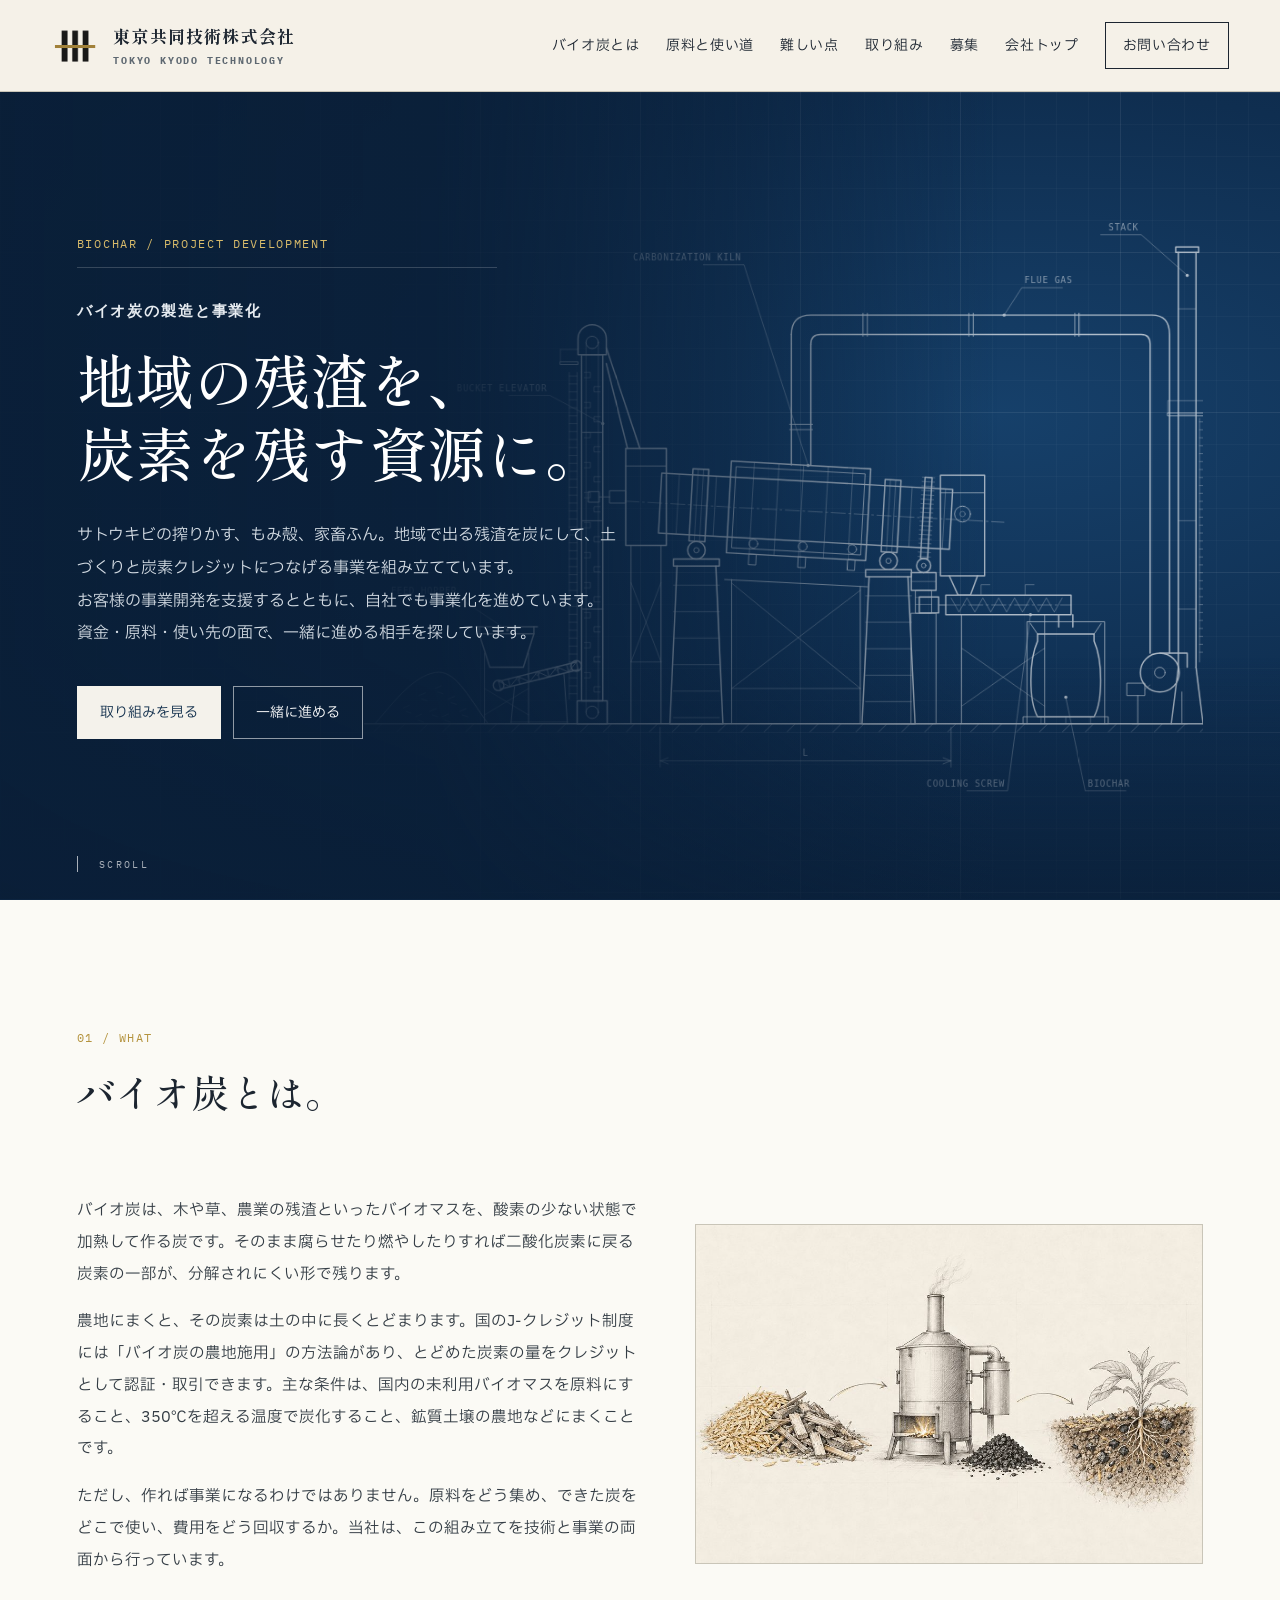
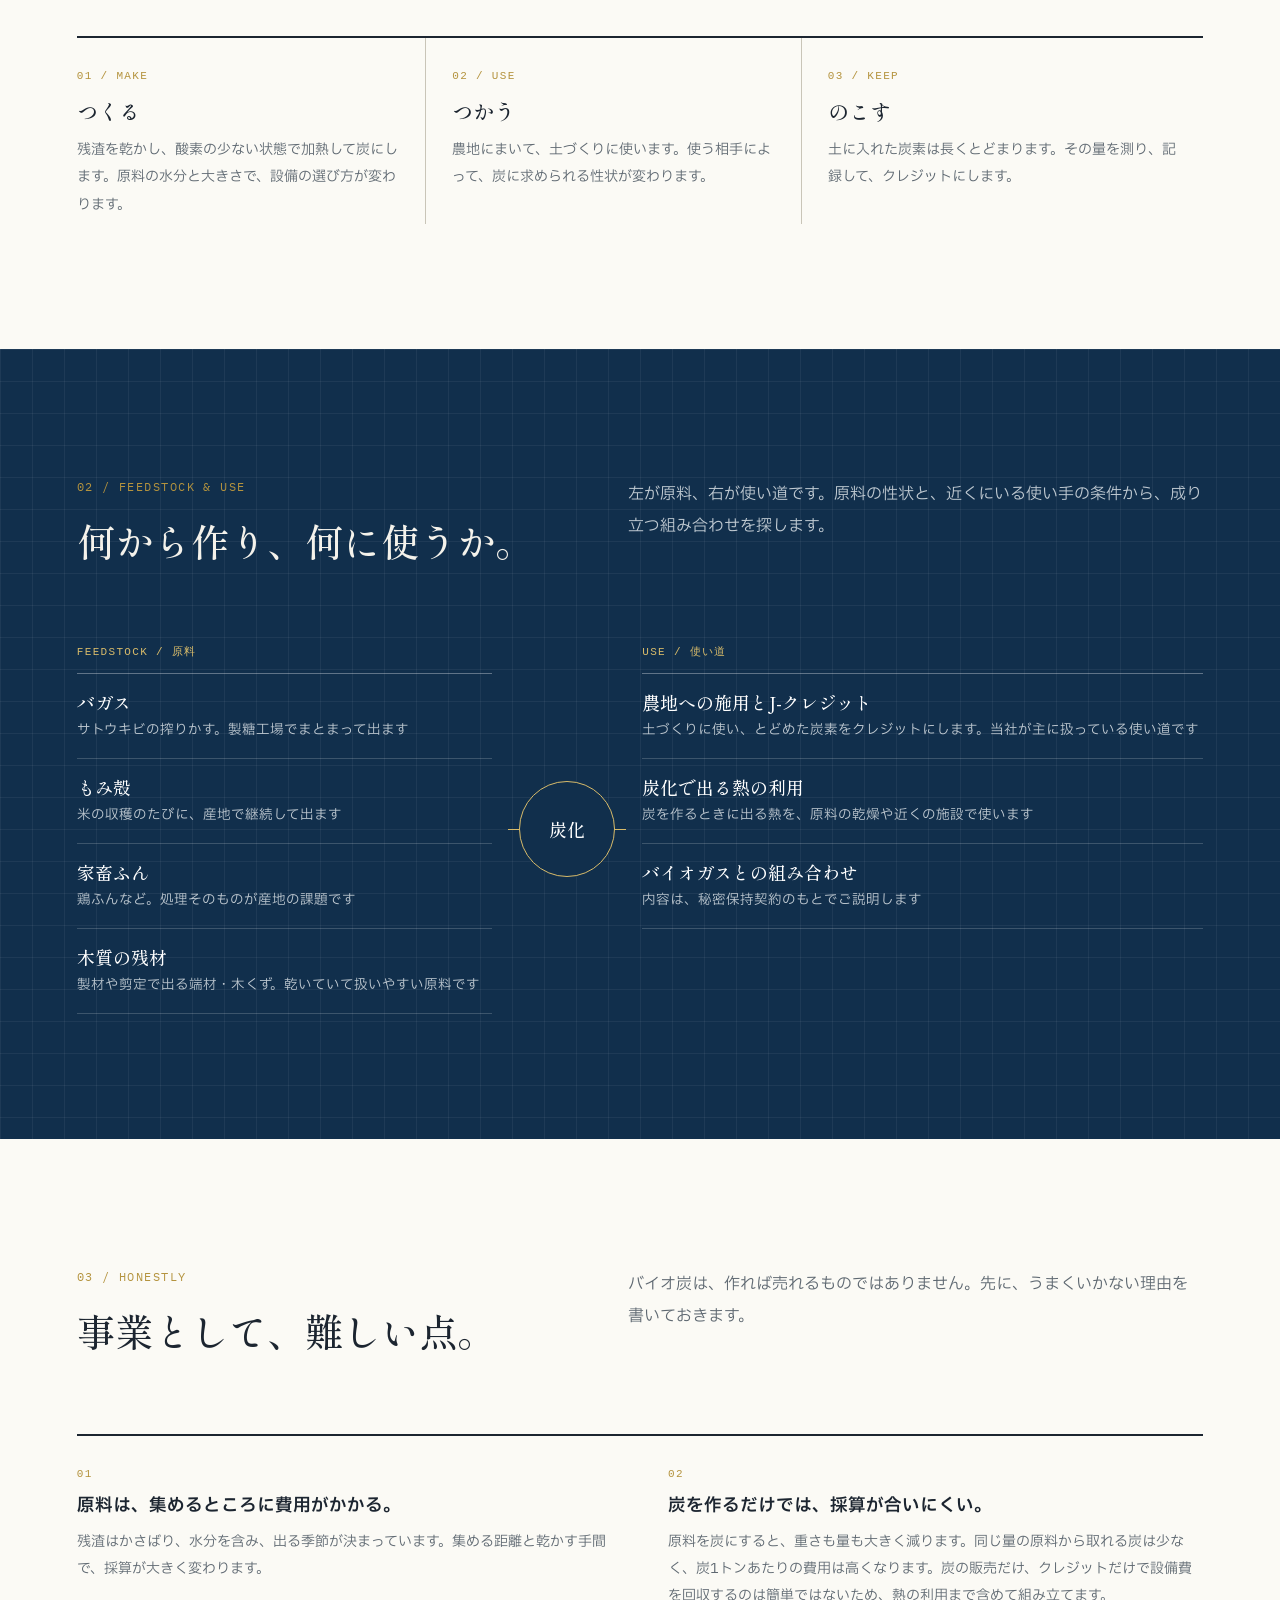
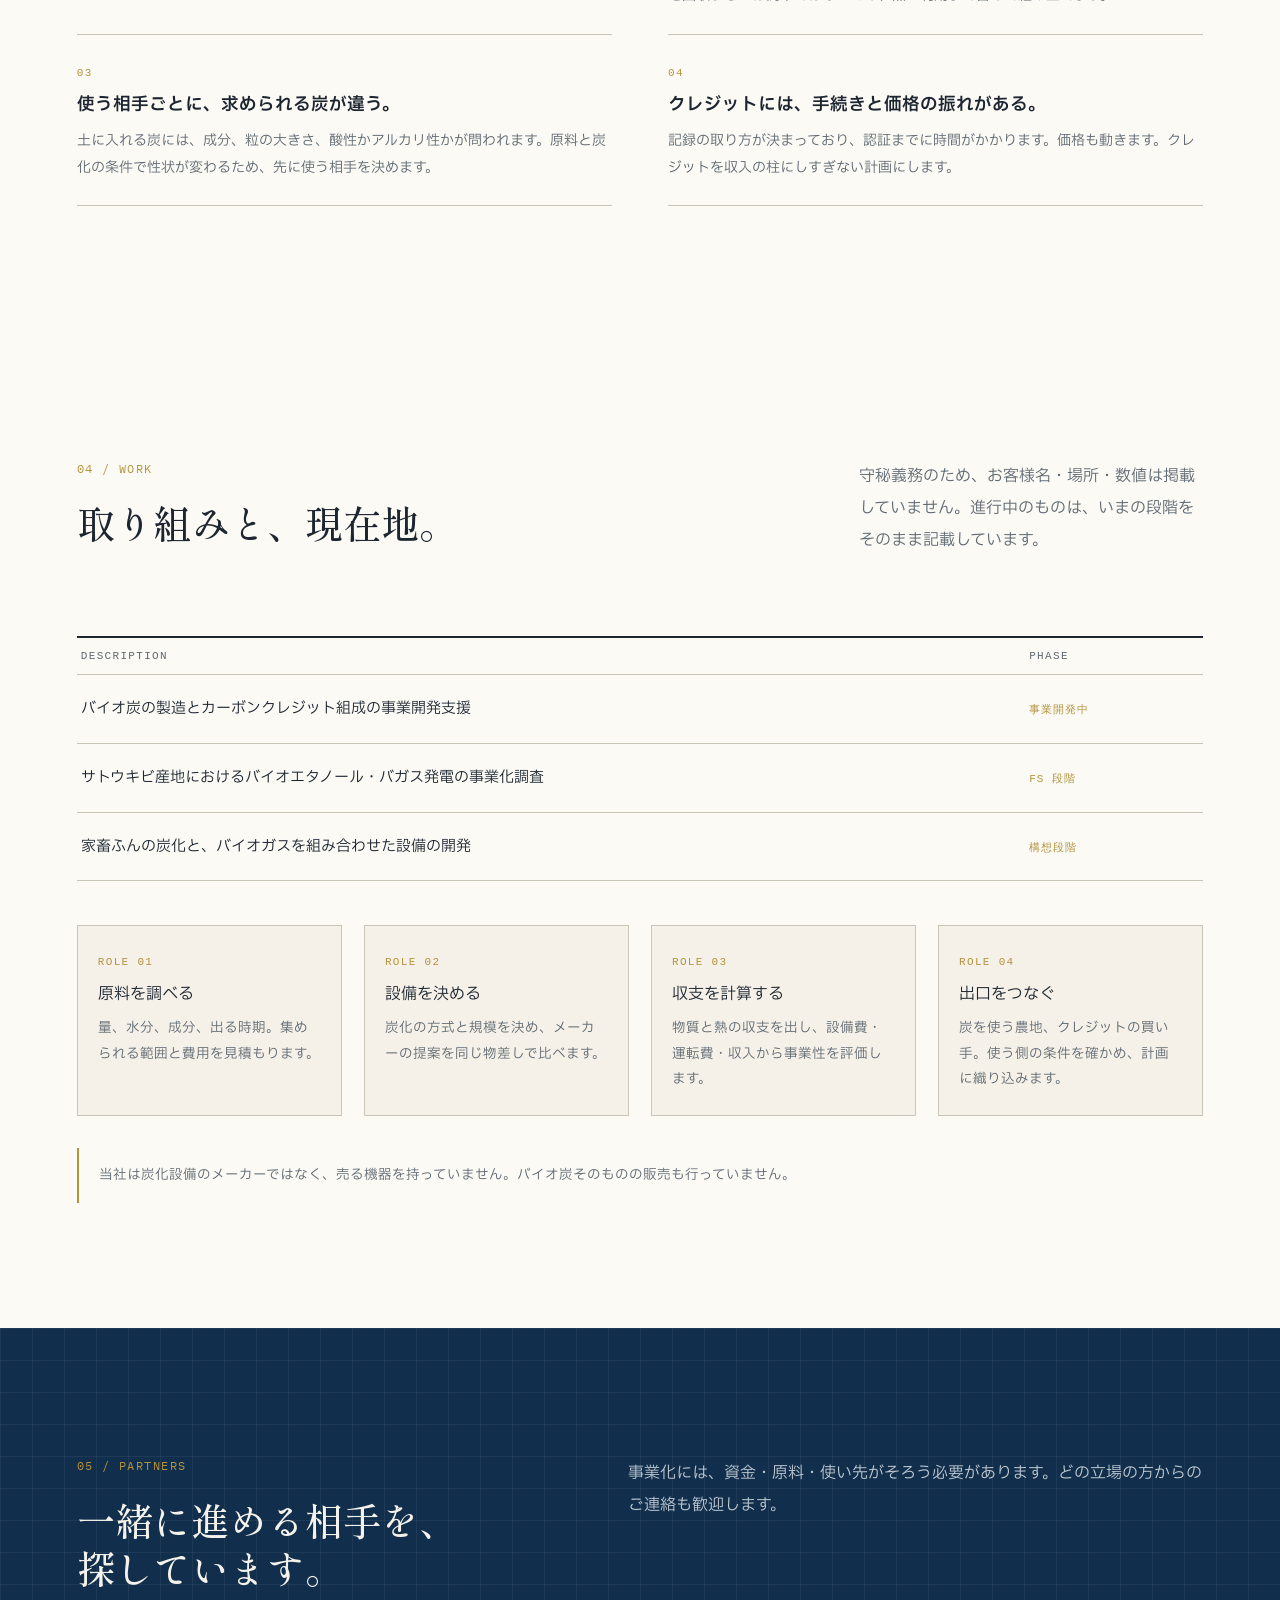
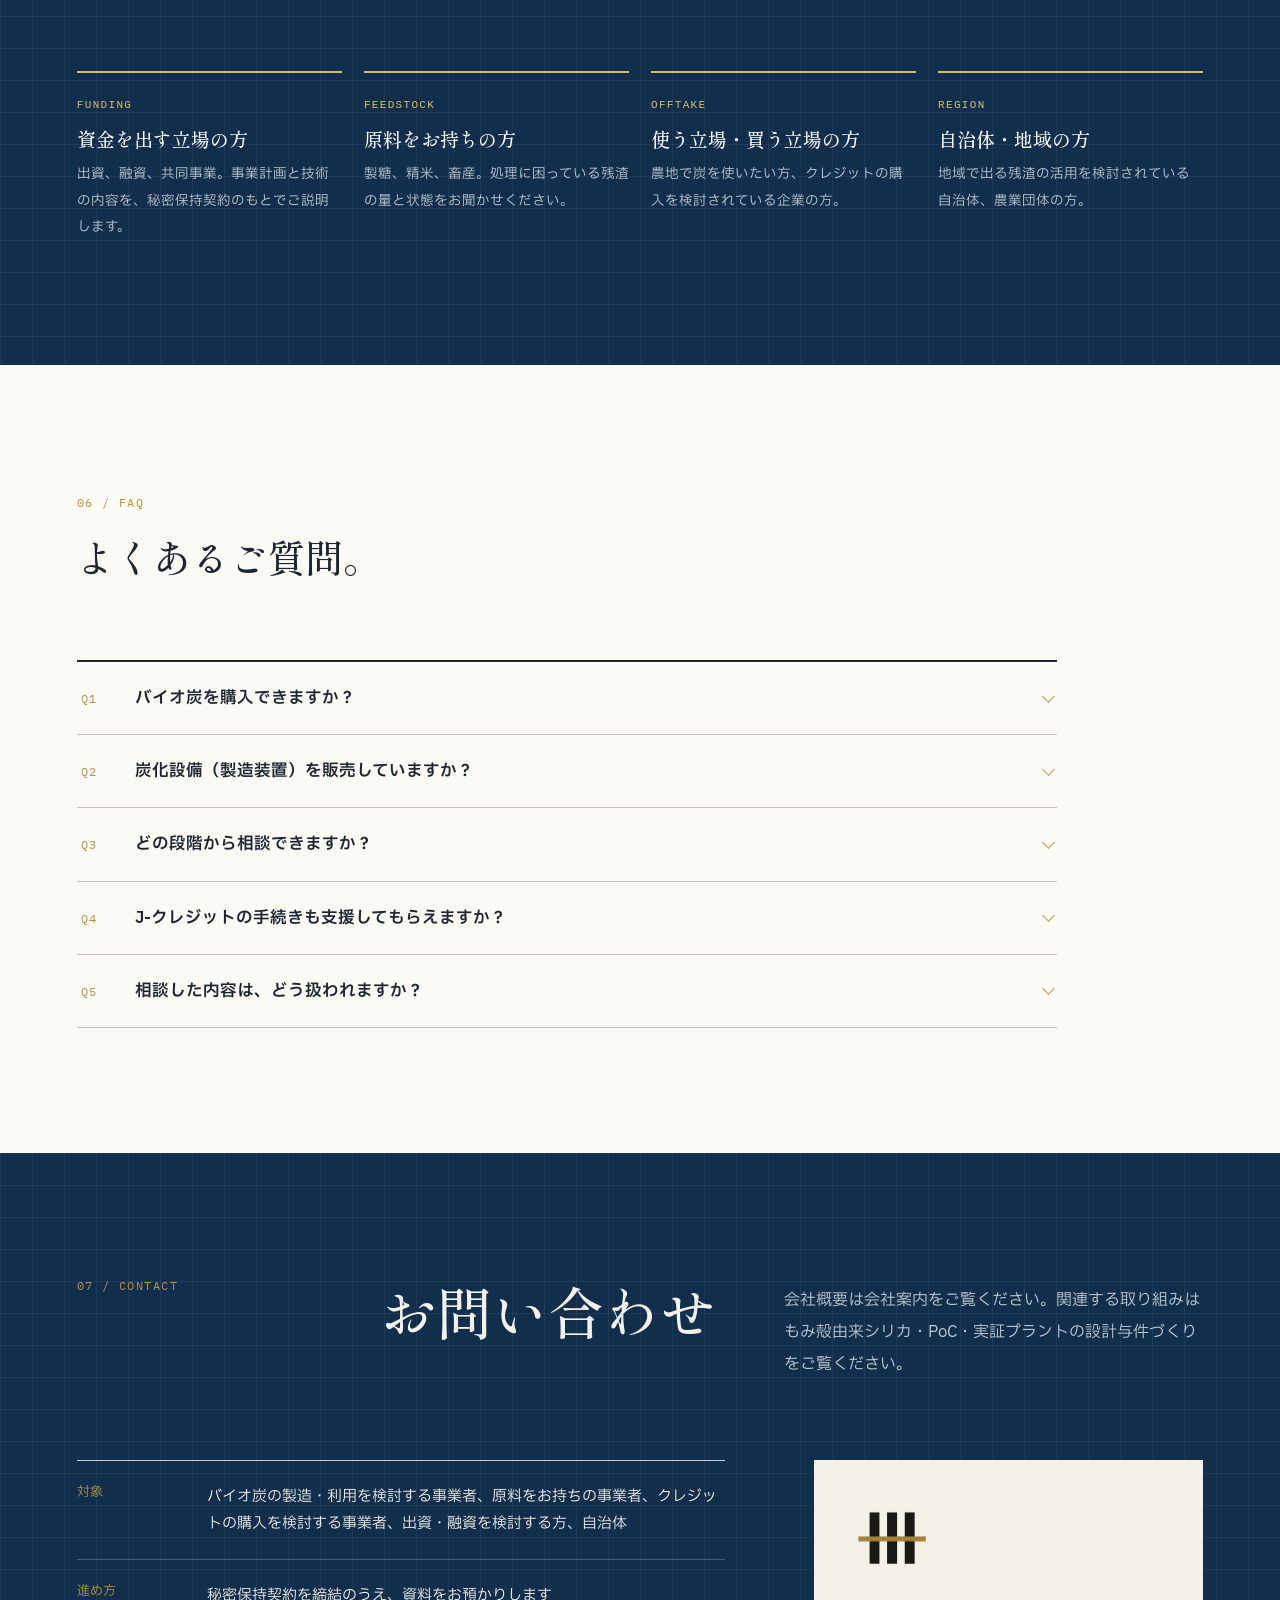
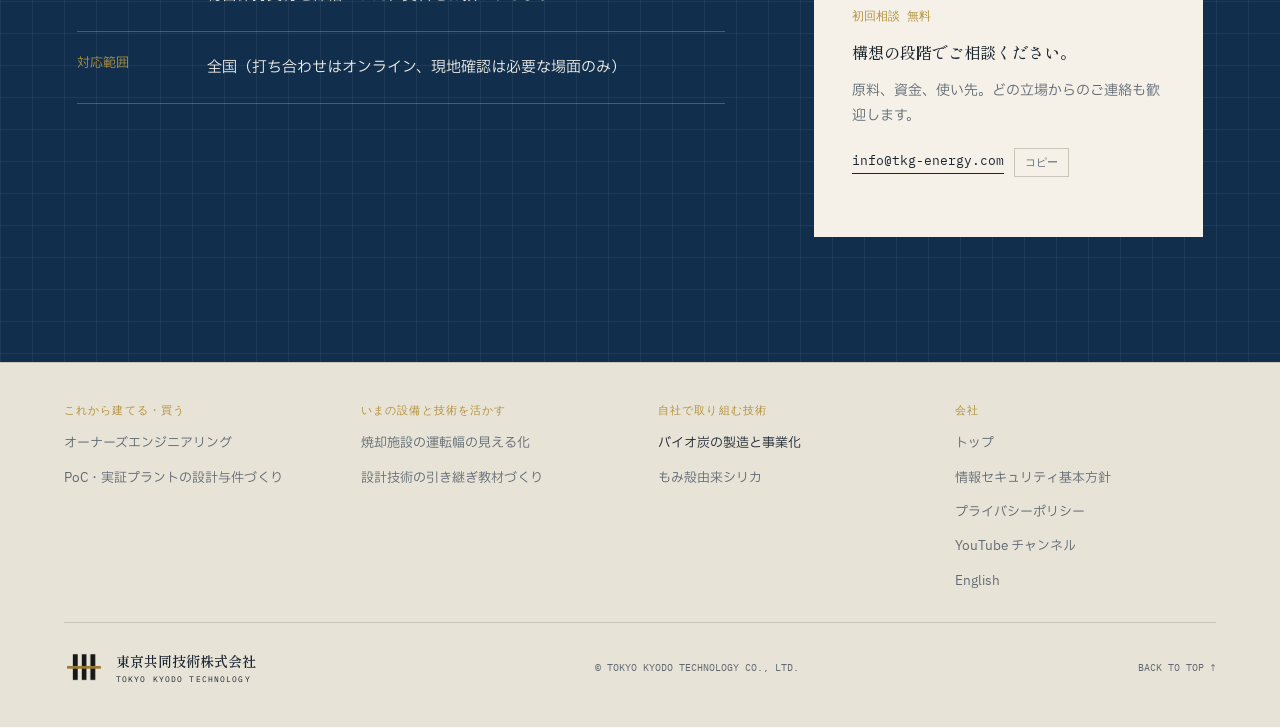
<file: biochar.html>
<!DOCTYPE html>
<html lang="ja">
<head>
<meta charset="UTF-8">
<meta name="viewport" content="width=device-width, initial-scale=1">
<title>バイオ炭の製造と事業化（原料・採算・J-クレジット） | 東京共同技術株式会社</title>
<meta name="description" content="サトウキビの搾りかす、もみ殻、家畜ふんなど、地域で出る残渣をバイオ炭にして、土づくりとJ-クレジットにつなげる事業を組み立てています。バイオ炭とは何か、採算が合いにくい理由、当社の取り組みの現在地、一緒に進める相手の募集を掲載しています。">
<meta property="og:type" content="article">
<meta property="og:site_name" content="東京共同技術株式会社">
<meta property="og:title" content="バイオ炭の製造と事業化（原料・採算・J-クレジット） | 東京共同技術株式会社">
<meta property="og:description" content="地域で出る残渣をバイオ炭にして、土づくりとJ-クレジットにつなげる事業を組み立てています。">
<meta property="og:url" content="https://www.tkg-energy.com/biochar">
<meta property="og:image" content="https://www.tkg-energy.com/assets/ogp.jpg">
<meta property="og:image:width" content="1200">
<meta property="og:image:height" content="630">
<meta property="og:locale" content="ja_JP">
<meta name="twitter:card" content="summary_large_image">
<link rel="canonical" href="https://www.tkg-energy.com/biochar">
<link rel="icon" type="image/svg+xml" href="assets/favicon.svg">
<link rel="stylesheet" href="assets/company.css?v=20261114">
<link rel="preconnect" href="https://fonts.googleapis.com">
<link rel="preconnect" href="https://fonts.gstatic.com" crossorigin>
<link rel="stylesheet" href="https://fonts.googleapis.com/css2?family=IBM+Plex+Mono:wght@400;500&amp;family=IBM+Plex+Sans+JP:wght@400;500;700&amp;family=Shippori+Mincho:wght@500;600;700&amp;display=swap">
<link rel="stylesheet" href="assets/oe-visual.css?v=20261114">
<link rel="stylesheet" href="assets/bp-hero.css?v=20261114">
<link rel="stylesheet" href="assets/site-enhance.css?v=20261114">
<link rel="stylesheet" href="assets/site-menu.css?v=20261114">
<link rel="stylesheet" href="assets/service.css?v=20261114">
<link rel="stylesheet" href="assets/site-font.css?v=20261114">
<script src="assets/nav.js?v=20261015" defer></script>
<script src="assets/motion.js?v=20261015g" defer></script>
<script type="application/ld+json">
{
  "@context": "https://schema.org",
  "@graph": [
    {
      "@type": "WebPage",
      "@id": "https://www.tkg-energy.com/biochar#webpage",
      "url": "https://www.tkg-energy.com/biochar",
      "name": "バイオ炭の製造と事業化（原料・採算・J-クレジット） | 東京共同技術株式会社",
      "description": "サトウキビの搾りかす、もみ殻、家畜ふんなど、地域で出る残渣をバイオ炭にして、土づくりとJ-クレジットにつなげる事業を組み立てています。バイオ炭とは何か、採算が合いにくい理由、当社の取り組みの現在地、一緒に進める相手の募集を掲載しています。",
      "inLanguage": "ja",
      "isPartOf": {
        "@id": "https://www.tkg-energy.com/#website"
      },
      "breadcrumb": {
        "@id": "https://www.tkg-energy.com/biochar#breadcrumb"
      },
      "mainEntity": {
        "@id": "https://www.tkg-energy.com/biochar#service"
      }
    },
    {
      "@type": "Service",
      "@id": "https://www.tkg-energy.com/biochar#service",
      "name": "バイオ炭の製造と事業化",
      "serviceType": "バイオ炭製造・J-クレジット組成の事業開発支援",
      "description": "サトウキビの搾りかす、もみ殻、家畜ふんなど、地域で出る残渣をバイオ炭にして、土づくりとJ-クレジットにつなげる事業を組み立てています。バイオ炭とは何か、採算が合いにくい理由、当社の取り組みの現在地、一緒に進める相手の募集を掲載しています。",
      "url": "https://www.tkg-energy.com/biochar",
      "provider": {
        "@type": "Organization",
        "@id": "https://www.tkg-energy.com/#organization",
        "name": "東京共同技術株式会社",
        "url": "https://www.tkg-energy.com/"
      },
      "areaServed": {
        "@type": "Country",
        "name": "日本"
      },
      "audience": {
        "@type": "BusinessAudience",
        "audienceType": "バイオ炭の製造・利用を検討する事業者、原料をお持ちの事業者、自治体"
      }
    },
    {
      "@type": "BreadcrumbList",
      "@id": "https://www.tkg-energy.com/biochar#breadcrumb",
      "itemListElement": [
        {
          "@type": "ListItem",
          "position": 1,
          "name": "ホーム",
          "item": "https://www.tkg-energy.com/"
        },
        {
          "@type": "ListItem",
          "position": 2,
          "name": "バイオ炭の製造と事業化",
          "item": "https://www.tkg-energy.com/biochar"
        }
      ]
    },
    {
      "@type": "FAQPage",
      "@id": "https://www.tkg-energy.com/biochar#faq",
      "mainEntity": [
        {
          "@type": "Question",
          "name": "つくる残渣を乾かし、酸素の少ない状態で加熱して炭にします。原料の水分と大きさで、設備の選び方が変わります。\n    02 / USEつかう農地にまいて、土づくりに使います。使う相手によって、炭に求められる性状が変わります。\n    03 / KEEPのこす土に入れた炭素は長くとどまります。その量を測り、記録して、クレジットにします。\n  \n\n\n\n  \n    02 / FEEDSTOCK &amp; USE何から作り、何に使うか。\n    左が原料、右が使い道です。原料の性状と、近くにいる使い手の条件から、成り立つ組み合わせを探します。\n  \n  \n    \n      FEEDSTOCK / 原料\n      \n        バガスサトウキビの搾りかす。製糖工場でまとまって出ます\n        もみ殻米の収穫のたびに、産地で継続して出ます\n        家畜ふん鶏ふんなど。処理そのものが産地の課題です\n        木質の残材製材や剪定で出る端材・木くず。乾いていて扱いやすい原料です\n      \n    \n    炭化\n    \n      USE / 使い道\n      \n        農地への施用とJ-クレジット土づくりに使い、とどめた炭素をクレジットにします。当社が主に扱っている使い道です\n        炭化で出る熱の利用炭を作るときに出る熱を、原料の乾燥や近くの施設で使います\n        バイオガスとの組み合わせ内容は、秘密保持契約のもとでご説明します\n      \n    \n  \n\n\n\n  \n    03 / HONESTLY事業として、難しい点。\n    バイオ炭は、作れば売れるものではありません。先に、うまくいかない理由を書いておきます。\n  \n  \n    01原料は、集めるところに費用がかかる。残渣はかさばり、水分を含み、出る季節が決まっています。集める距離と乾かす手間で、採算が大きく変わります。\n    02炭を作るだけでは、採算が合いにくい。原料を炭にすると、重さも量も大きく減ります。同じ量の原料から取れる炭は少なく、炭1トンあたりの費用は高くなります。炭の販売だけ、クレジットだけで設備費を回収するのは簡単ではないため、熱の利用まで含めて組み立てます。\n    03使う相手ごとに、求められる炭が違う。土に入れる炭には、成分、粒の大きさ、酸性かアルカリ性かが問われます。原料と炭化の条件で性状が変わるため、先に使う相手を決めます。\n    04クレジットには、手続きと価格の振れがある。記録の取り方が決まっており、認証までに時間がかかります。価格も動きます。クレジットを収入の柱にしすぎない計画にします。\n  \n\n\n\n  \n    04 / WORK取り組みと、現在地。\n    守秘義務のため、お客様名・場所・数値は掲載していません。進行中のものは、いまの段階をそのまま記載しています。\n  \n  \n    DESCRIPTIONPHASE\n    バイオ炭の製造とカーボンクレジット組成の事業開発支援事業開発中\n    サトウキビ産地におけるバイオエタノール・バガス発電の事業化調査FS 段階\n    家畜ふんの炭化と、バイオガスを組み合わせた設備の開発構想段階\n  \n  \n    ROLE 01原料を調べる量、水分、成分、出る時期。集められる範囲と費用を見積もります。\n    ROLE 02設備を決める炭化の方式と規模を決め、メーカーの提案を同じ物差しで比べます。\n    ROLE 03収支を計算する物質と熱の収支を出し、設備費・運転費・収入から事業性を評価します。\n    ROLE 04出口をつなぐ炭を使う農地、クレジットの買い手。使う側の条件を確かめ、計画に織り込みます。\n  \n  当社は炭化設備のメーカーではなく、売る機器を持っていません。バイオ炭そのものの販売も行っていません。\n\n\n\n  \n    05 / PARTNERS一緒に進める相手を、探しています。\n    事業化には、資金・原料・使い先がそろう必要があります。どの立場の方からのご連絡も歓迎します。\n  \n  \n    FUNDING資金を出す立場の方出資、融資、共同事業。事業計画と技術の内容を、秘密保持契約のもとでご説明します。\n    FEEDSTOCK原料をお持ちの方製糖、精米、畜産。処理に困っている残渣の量と状態をお聞かせください。\n    OFFTAKE使う立場・買う立場の方農地で炭を使いたい方、クレジットの購入を検討されている企業の方。\n    REGION自治体・地域の方地域で出る残渣の活用を検討されている自治体、農業団体の方。\n  \n\n\n\n  \n    06 / FAQよくあるご質問。\n  \n  \n    \n      Q1バイオ炭を購入できますか？",
          "acceptedAnswer": {
            "@type": "Answer",
            "text": "現在、バイオ炭の販売は行っていません。当社が行っているのは、バイオ炭を製造・利用する事業の組み立てです。"
          }
        },
        {
          "@type": "Question",
          "name": "炭化設備（製造装置）を販売していますか？",
          "acceptedAnswer": {
            "@type": "Answer",
            "text": "販売していません。当社は機器メーカーではなく、売る機器を持っていません。原料と使い道に合った炭化の方式と規模を決め、メーカーの提案を同じ物差しで比べる支援を行います。"
          }
        },
        {
          "@type": "Question",
          "name": "どの段階から相談できますか？",
          "acceptedAnswer": {
            "@type": "Answer",
            "text": "構想の段階からご相談いただけます。原料の量や状態が分かっていれば、成り立ちそうな使い道の当たりを付けるところから始められます。初回のご相談は無料です。"
          }
        },
        {
          "@type": "Question",
          "name": "J-クレジットの手続きも支援してもらえますか？",
          "acceptedAnswer": {
            "@type": "Answer",
            "text": "クレジットの組成に向けた計画づくりを支援します。炭素貯留量の算定方法やモニタリングの計画など、技術面の検討を行います。申請書類の作成と提出は、事業者の方に行っていただきます。"
          }
        },
        {
          "@type": "Question",
          "name": "相談した内容は、どう扱われますか？",
          "acceptedAnswer": {
            "@type": "Answer",
            "text": "秘密保持契約を結んでから、資料をお預かりします。受託業務で知り得た個別の情報は、他の案件に流用しません。取扱いの方針は情報セキュリティ基本方針に定めています。"
          }
        }
      ]
    }
  ]
}
</script>
<style>
/* このページ固有（バイオ炭） */
/* トップ画はこのページ用の線画（炭化炉と搬送設備）。遠景1枚だけなので、他ページの遠景より濃く見せる */
.bp-hero .bp-far{opacity:.66}
.nw{display:inline-block}
.bc-what{display:grid;grid-template-columns:1.05fr .95fr;gap:56px;align-items:center}
.bc-what p{margin:0 0 16px;font-size:15.5px;line-height:2.05;color:#333c44}
.bc-what figure{margin:0;border:1px solid var(--line);background:#fff}
.bc-what img{width:100%;height:auto;display:block}
.bc-three{list-style:none;margin:44px 0 0;padding:0;display:grid;grid-template-columns:repeat(3,1fr);border-top:2px solid var(--ink)}
.bc-three li{padding:24px 26px 6px 0;border-right:1px solid var(--line);margin-right:26px}
.bc-three li:last-child{border-right:0;margin-right:0}
.bc-three span{font:11px monospace;letter-spacing:.12em;color:var(--gold)}
.bc-three h3{margin:10px 0 8px;font:500 21px/1.5 var(--serif,serif)}
.bc-three p{margin:0;font-size:14px;line-height:1.95;color:var(--muted)}
/* 原料 → 炭化 → 出口 */
.bc-route{display:grid;grid-template-columns:1fr 150px 1.35fr;gap:0;align-items:stretch;margin-top:8px}
.bc-route h3{margin:0 0 14px;font:11px monospace;letter-spacing:.12em;color:#d8bb6a;font-weight:400}
.bc-route ul{list-style:none;margin:0;padding:0;border-top:1px solid #ffffff55}
.bc-route li{padding:15px 0;border-bottom:1px solid #ffffff2e}
.bc-route li b{display:block;font:500 18px/1.5 var(--serif,serif);color:#fff}
.bc-route li span{display:block;font-size:13.5px;line-height:1.85;color:#c0cad2;margin-top:2px}
.bc-kiln{display:grid;place-items:center;position:relative}
.bc-kiln::before{content:"";position:absolute;left:16px;right:16px;top:50%;border-top:1px solid #d8bb6a}
.bc-kiln b{position:relative;z-index:1;display:grid;place-items:center;width:96px;height:96px;border-radius:50%;border:1px solid #d8bb6a;background:#112f4c;color:#fff;font:500 18px var(--serif,serif)}
.bc-hard{list-style:none;margin:0;padding:0;display:grid;grid-template-columns:repeat(2,1fr);gap:0 56px;border-top:2px solid var(--ink)}
.bc-hard li{padding:24px 0;border-bottom:1px solid var(--line)}
.bc-hard span{font:11px monospace;letter-spacing:.12em;color:var(--gold)}
.bc-hard h3{margin:8px 0 8px;font-size:17.5px;font-weight:600;line-height:1.6}
.bc-hard p{margin:0;font-size:14px;line-height:1.95;color:var(--muted)}
.bc-ledger{border-top:2px solid var(--ink)}
.bc-ledger>div{display:grid;grid-template-columns:1fr 170px;gap:24px;padding:20px 4px;border-bottom:1px solid var(--line);align-items:baseline}
.bc-ledger .head{font:11px monospace;letter-spacing:.12em;color:var(--muted);padding:12px 4px}
.bc-ledger p{margin:0;font-size:15px;line-height:1.85}
.bc-ledger em{font:11px monospace;letter-spacing:.08em;color:var(--gold);font-style:normal}
.bc-role{margin-top:44px;display:grid;grid-template-columns:repeat(4,1fr);gap:22px}
.bc-role article{border:1px solid var(--line);background:var(--paper);padding:22px 20px}
.bc-role span{font:11px monospace;letter-spacing:.12em;color:var(--gold)}
.bc-role h3{margin:10px 0 8px;font-size:16px;line-height:1.6}
.bc-role p{margin:0;font-size:13.5px;line-height:1.9;color:var(--muted)}
.bc-partner{display:grid;grid-template-columns:repeat(4,1fr);gap:22px}
.bc-partner article{border-top:2px solid #d8bb6a;padding-top:18px}
.bc-partner span{font:11px monospace;letter-spacing:.12em;color:#d8bb6a}
.bc-partner h3{margin:10px 0 8px;font:500 19px/1.5 var(--serif,serif);color:#fff}
.bc-partner p{margin:0;font-size:13.5px;line-height:1.95;color:#c0cad2}
@media (max-width:980px){
  .bc-what{grid-template-columns:1fr;gap:30px}
  .bc-three{grid-template-columns:1fr}
  .bc-three li{border-right:0;margin-right:0;border-bottom:1px solid var(--line);padding:20px 0}
  .bc-route{grid-template-columns:1fr}
  .bc-kiln{padding:26px 0}
  .bc-kiln::before{left:50%;right:auto;top:0;bottom:0;border-top:0;border-left:1px solid #d8bb6a}
  .bc-hard{grid-template-columns:1fr}
  .bc-role,.bc-partner{grid-template-columns:1fr 1fr}
  .bc-ledger>div{grid-template-columns:1fr;gap:6px}
  .bc-ledger .head{display:none}
}
@media (max-width:560px){.bc-role,.bc-partner{grid-template-columns:1fr}}
</style>
</head>
<body class="antialiased svc-page">
<main>
<header class="site-header">
  <a class="brand" href="./" aria-label="東京共同技術株式会社 トップ">
    <img src="assets/logo.png" alt="東京共同技術株式会社 ロゴ">
    <span>東京共同技術株式会社<small>TOKYO KYODO TECHNOLOGY</small></span>
  </a>
  <nav aria-label="メインナビゲーション">
    <a href="#what">バイオ炭とは</a>
    <a href="#route">原料と使い道</a>
    <a href="#hard">難しい点</a>
    <a href="#work">取り組み</a>
    <a href="#partner">募集</a>
    <a href="./">会社トップ</a>
    <a class="nav-cta" href="#contact">お問い合わせ</a>
  </nav>
</header>

<section class="bp-hero" id="top">
  <div class="bp-stage" aria-hidden="true">
    <div class="bp-grid"></div>
    <img class="bp-layer bp-far" src="assets/hero-bp-biochar.svg?v=1" alt="" width="1536" height="1024" decoding="async">
    <span class="bp-near" hidden></span>
    <div class="bp-shade"></div>
  </div>
  <div class="bp-copy">
    <p class="bp-eyebrow">BIOCHAR / PROJECT DEVELOPMENT</p>
    <h1><span class="bp-kw">バイオ炭の製造と事業化</span><span>地域の残渣を、</span><span>炭素を残す資源に。</span></h1>
    <p class="bp-lead">サトウキビの搾りかす、もみ殻、家畜ふん。地域で出る残渣を炭にして、土づくりと炭素クレジットにつなげる事業を組み立てています。<br>お客様の事業開発を支援するとともに、自社でも事業化を進めています。資金・原料・使い先の面で、一緒に進める相手を探しています。</p>
    <div class="bp-actions">
      <a class="primary" href="#work">取り組みを見る</a>
      <a class="secondary" href="#partner">一緒に進める</a>
    </div>
  </div>
  <a class="bp-scroll" href="#what">SCROLL</a>
</section>

<section class="section scope" id="what">
  <div class="compact-heading">
    <div><span>01 / WHAT</span><h2>バイオ炭とは。</h2></div>
  </div>
  <div class="bc-what">
    <div>
      <p>バイオ炭は、木や草、農業の残渣といったバイオマスを、酸素の少ない状態で加熱して作る炭です。そのまま腐らせたり燃やしたりすれば二酸化炭素に戻る炭素の一部が、分解されにくい形で残ります。</p>
      <p>農地にまくと、その炭素は土の中に長くとどまります。国のJ-クレジット制度には「バイオ炭の農地施用」の方法論があり、とどめた炭素の量をクレジットとして認証・取引できます。主な条件は、国内の未利用バイオマスを原料にすること、350℃を超える温度で炭化すること、鉱質土壌の農地などにまくことです。</p>
      <p>ただし、作れば事業になるわけではありません。原料をどう集め、できた炭をどこで使い、費用をどう回収するか。当社は、この組み立てを技術と事業の両面から行っています。</p>
    </div>
    <figure><img src="assets/domain-circular.jpg" alt="資源循環の線画（もみ殻・木くず、炭化炉、土に戻るバイオ炭）" width="960" height="640" loading="lazy" decoding="async"></figure>
  </div>
  <ol class="bc-three">
    <li><span>01 / MAKE</span><h3>つくる</h3><p>残渣を乾かし、酸素の少ない状態で加熱して炭にします。原料の水分と大きさで、設備の選び方が変わります。</p></li>
    <li><span>02 / USE</span><h3>つかう</h3><p>農地にまいて、土づくりに使います。使う相手によって、炭に求められる性状が変わります。</p></li>
    <li><span>03 / KEEP</span><h3>のこす</h3><p>土に入れた炭素は長くとどまります。その量を測り、記録して、クレジットにします。</p></li>
  </ol>
</section>

<section class="section scope blueprint" id="route">
  <div class="compact-heading">
    <div><span>02 / FEEDSTOCK &amp; USE</span><h2><span class="nw">何から作り、</span><span class="nw">何に使うか。</span></h2></div>
    <p>左が原料、右が使い道です。原料の性状と、近くにいる使い手の条件から、成り立つ組み合わせを探します。</p>
  </div>
  <div class="bc-route">
    <div>
      <h3>FEEDSTOCK / 原料</h3>
      <ul>
        <li><b>バガス</b><span>サトウキビの搾りかす。製糖工場でまとまって出ます</span></li>
        <li><b>もみ殻</b><span>米の収穫のたびに、産地で継続して出ます</span></li>
        <li><b>家畜ふん</b><span>鶏ふんなど。処理そのものが産地の課題です</span></li>
        <li><b>木質の残材</b><span>製材や剪定で出る端材・木くず。乾いていて扱いやすい原料です</span></li>
      </ul>
    </div>
    <div class="bc-kiln"><b>炭化</b></div>
    <div>
      <h3>USE / 使い道</h3>
      <ul>
        <li><b>農地への施用とJ-クレジット</b><span>土づくりに使い、とどめた炭素をクレジットにします。当社が主に扱っている使い道です</span></li>
        <li><b>炭化で出る熱の利用</b><span>炭を作るときに出る熱を、原料の乾燥や近くの施設で使います</span></li>
        <li><b>バイオガスとの組み合わせ</b><span>内容は、秘密保持契約のもとでご説明します</span></li>
      </ul>
    </div>
  </div>
</section>

<section class="section scope" id="hard">
  <div class="compact-heading">
    <div><span>03 / HONESTLY</span><h2>事業として、難しい点。</h2></div>
    <p>バイオ炭は、作れば売れるものではありません。先に、うまくいかない理由を書いておきます。</p>
  </div>
  <ol class="bc-hard">
    <li><span>01</span><h3>原料は、集めるところに費用がかかる。</h3><p>残渣はかさばり、水分を含み、出る季節が決まっています。集める距離と乾かす手間で、採算が大きく変わります。</p></li>
    <li><span>02</span><h3>炭を作るだけでは、採算が合いにくい。</h3><p>原料を炭にすると、重さも量も大きく減ります。同じ量の原料から取れる炭は少なく、炭1トンあたりの費用は高くなります。炭の販売だけ、クレジットだけで設備費を回収するのは簡単ではないため、熱の利用まで含めて組み立てます。</p></li>
    <li><span>03</span><h3>使う相手ごとに、求められる炭が違う。</h3><p>土に入れる炭には、成分、粒の大きさ、酸性かアルカリ性かが問われます。原料と炭化の条件で性状が変わるため、先に使う相手を決めます。</p></li>
    <li><span>04</span><h3>クレジットには、手続きと価格の振れがある。</h3><p>記録の取り方が決まっており、認証までに時間がかかります。価格も動きます。クレジットを収入の柱にしすぎない計画にします。</p></li>
  </ol>
</section>

<section class="section method" id="work">
  <div class="compact-heading">
    <div><span>04 / WORK</span><h2>取り組みと、現在地。</h2></div>
    <p>守秘義務のため、お客様名・場所・数値は掲載していません。進行中のものは、いまの段階をそのまま記載しています。</p>
  </div>
  <div class="bc-ledger">
    <div class="head"><div>DESCRIPTION</div><div>PHASE</div></div>
    <div><p>バイオ炭の製造とカーボンクレジット組成の事業開発支援</p><em>事業開発中</em></div>
    <div><p>サトウキビ産地におけるバイオエタノール・バガス発電の事業化調査</p><em>FS 段階</em></div>
    <div><p>家畜ふんの炭化と、バイオガスを組み合わせた設備の開発</p><em>構想段階</em></div>
  </div>
  <div class="bc-role">
    <article><span>ROLE 01</span><h3>原料を調べる</h3><p>量、水分、成分、出る時期。集められる範囲と費用を見積もります。</p></article>
    <article><span>ROLE 02</span><h3>設備を決める</h3><p>炭化の方式と規模を決め、メーカーの提案を同じ物差しで比べます。</p></article>
    <article><span>ROLE 03</span><h3>収支を計算する</h3><p>物質と熱の収支を出し、設備費・運転費・収入から事業性を評価します。</p></article>
    <article><span>ROLE 04</span><h3>出口をつなぐ</h3><p>炭を使う農地、クレジットの買い手。使う側の条件を確かめ、計画に織り込みます。</p></article>
  </div>
  <p class="svc-note">当社は炭化設備のメーカーではなく、売る機器を持っていません。バイオ炭そのものの販売も行っていません。</p>
</section>

<section class="section scope blueprint" id="partner">
  <div class="compact-heading">
    <div><span>05 / PARTNERS</span><h2><span class="nw">一緒に進める相手を、</span><span class="nw">探しています。</span></h2></div>
    <p>事業化には、資金・原料・使い先がそろう必要があります。どの立場の方からのご連絡も歓迎します。</p>
  </div>
  <div class="bc-partner">
    <article><span>FUNDING</span><h3>資金を出す立場の方</h3><p>出資、融資、共同事業。事業計画と技術の内容を、秘密保持契約のもとでご説明します。</p></article>
    <article><span>FEEDSTOCK</span><h3>原料をお持ちの方</h3><p>製糖、精米、畜産。処理に困っている残渣の量と状態をお聞かせください。</p></article>
    <article><span>OFFTAKE</span><h3>使う立場・買う立場の方</h3><p>農地で炭を使いたい方、クレジットの購入を検討されている企業の方。</p></article>
    <article><span>REGION</span><h3>自治体・地域の方</h3><p>地域で出る残渣の活用を検討されている自治体、農業団体の方。</p></article>
  </div>
</section>

<section class="section scope" id="faq">
  <div class="compact-heading">
    <div><span>06 / FAQ</span><h2>よくあるご質問。</h2></div>
  </div>
  <div class="faq-list">
    <details>
      <summary><span class="faq-q">Q1</span><h3>バイオ炭を購入できますか？</h3></summary>
      <div class="faq-a"><p>現在、バイオ炭の販売は行っていません。当社が行っているのは、バイオ炭を製造・利用する事業の組み立てです。</p></div>
    </details>
    <details>
      <summary><span class="faq-q">Q2</span><h3>炭化設備（製造装置）を販売していますか？</h3></summary>
      <div class="faq-a"><p>販売していません。当社は機器メーカーではなく、売る機器を持っていません。原料と使い道に合った炭化の方式と規模を決め、メーカーの提案を同じ物差しで比べる支援を行います。</p></div>
    </details>
    <details>
      <summary><span class="faq-q">Q3</span><h3>どの段階から相談できますか？</h3></summary>
      <div class="faq-a"><p>構想の段階からご相談いただけます。原料の量や状態が分かっていれば、成り立ちそうな使い道の当たりを付けるところから始められます。初回のご相談は無料です。</p></div>
    </details>
    <details>
      <summary><span class="faq-q">Q4</span><h3>J-クレジットの手続きも支援してもらえますか？</h3></summary>
      <div class="faq-a"><p>クレジットの組成に向けた計画づくりを支援します。炭素貯留量の算定方法やモニタリングの計画など、技術面の検討を行います。申請書類の作成と提出は、事業者の方に行っていただきます。</p></div>
    </details>
    <details>
      <summary><span class="faq-q">Q5</span><h3>相談した内容は、どう扱われますか？</h3></summary>
      <div class="faq-a"><p>秘密保持契約を結んでから、資料をお預かりします。受託業務で知り得た個別の情報は、他の案件に流用しません。取扱いの方針は<a href="security-policy">情報セキュリティ基本方針</a>に定めています。</p></div>
    </details>
  </div>
</section>

<section class="section company blueprint" id="contact">
  <div class="section-heading">
    <span>07 / CONTACT</span><h2>お問い合わせ</h2>
    <p>会社概要は<a href="./#company">会社案内</a>をご覧ください。関連する取り組みは<a href="silica">もみ殻由来シリカ</a>・<a href="pilot-plant">PoC・実証プラントの設計与件づくり</a>をご覧ください。</p>
  </div>
  <div class="company-grid">
    <dl>
      <div><dt>対象</dt><dd>バイオ炭の製造・利用を検討する事業者、原料をお持ちの事業者、クレジットの購入を検討する事業者、出資・融資を検討する方、自治体</dd></div>
      <div><dt>進め方</dt><dd>秘密保持契約を締結のうえ、資料をお預かりします</dd></div>
      <div><dt>対応範囲</dt><dd>全国（打ち合わせはオンライン、現地確認は必要な場面のみ）</dd></div>
    </dl>
    <div class="contact-card">
      <img src="assets/logo.png" alt="">
      <span>初回相談 無料</span>
      <h3>構想の段階でご相談ください。</h3>
      <p>原料、資金、使い先。どの立場からのご連絡も歓迎します。</p>
      <div class="contact-email-row">
        <a href="mailto:info@tkg-energy.com">info@tkg-energy.com</a>
        <button type="button" class="copy-email" data-email="info@tkg-energy.com" aria-label="メールアドレスをコピー">コピー</button>
      </div>
      <p class="copy-note" aria-live="polite"></p>
    </div>
  </div>
</section>

<footer class="footer">
  <div class="footer-links footer-groups" role="navigation" aria-label="サイト内リンク">
    <div><b>これから建てる・買う</b><a href="owners-engineering">オーナーズエンジニアリング</a><a href="pilot-plant">PoC・実証プラントの設計与件づくり</a></div>
    <div><b>いまの設備と技術を活かす</b><a href="incineration">焼却施設の運転幅の見える化</a><a href="handover">設計技術の引き継ぎ教材づくり</a></div>
    <div><b>自社で取り組む技術</b><a href="biochar" aria-current="page">バイオ炭の製造と事業化</a><a href="silica">もみ殻由来シリカ</a></div>
    <div><b>会社</b><a href="./">トップ</a><a href="security-policy">情報セキュリティ基本方針</a><a href="privacy-policy">プライバシーポリシー</a><a href="https://www.youtube.com/@TokyoKyodoTechnology" target="_blank" rel="noopener">YouTube チャンネル</a><a href="en" lang="en" hreflang="en">English</a></div>
  </div>
  <div class="footer-brand">
    <img src="assets/logo.png" alt="">
    <p>東京共同技術株式会社<small>TOKYO KYODO TECHNOLOGY</small></p>
  </div>
  <p>© TOKYO KYODO TECHNOLOGY CO., LTD.</p>
  <a href="#top">BACK TO TOP ↑</a>
</footer>
</main>

<script>
document.querySelectorAll('.copy-email').forEach(function(btn){
  btn.addEventListener('click', function(){
    var email = btn.getAttribute('data-email');
    var card = btn.closest('.contact-card');
    var note = card ? card.querySelector('.copy-note') : null;
    var done = function(text){ if(note){ note.textContent = text; } };
    if (navigator.clipboard && navigator.clipboard.writeText) {
      navigator.clipboard.writeText(email).then(function(){ done('コピーしました: ' + email); }).catch(function(){ done(email); });
    } else {
      done(email);
    }
  });
});
</script>
</body>
</html>
</file>
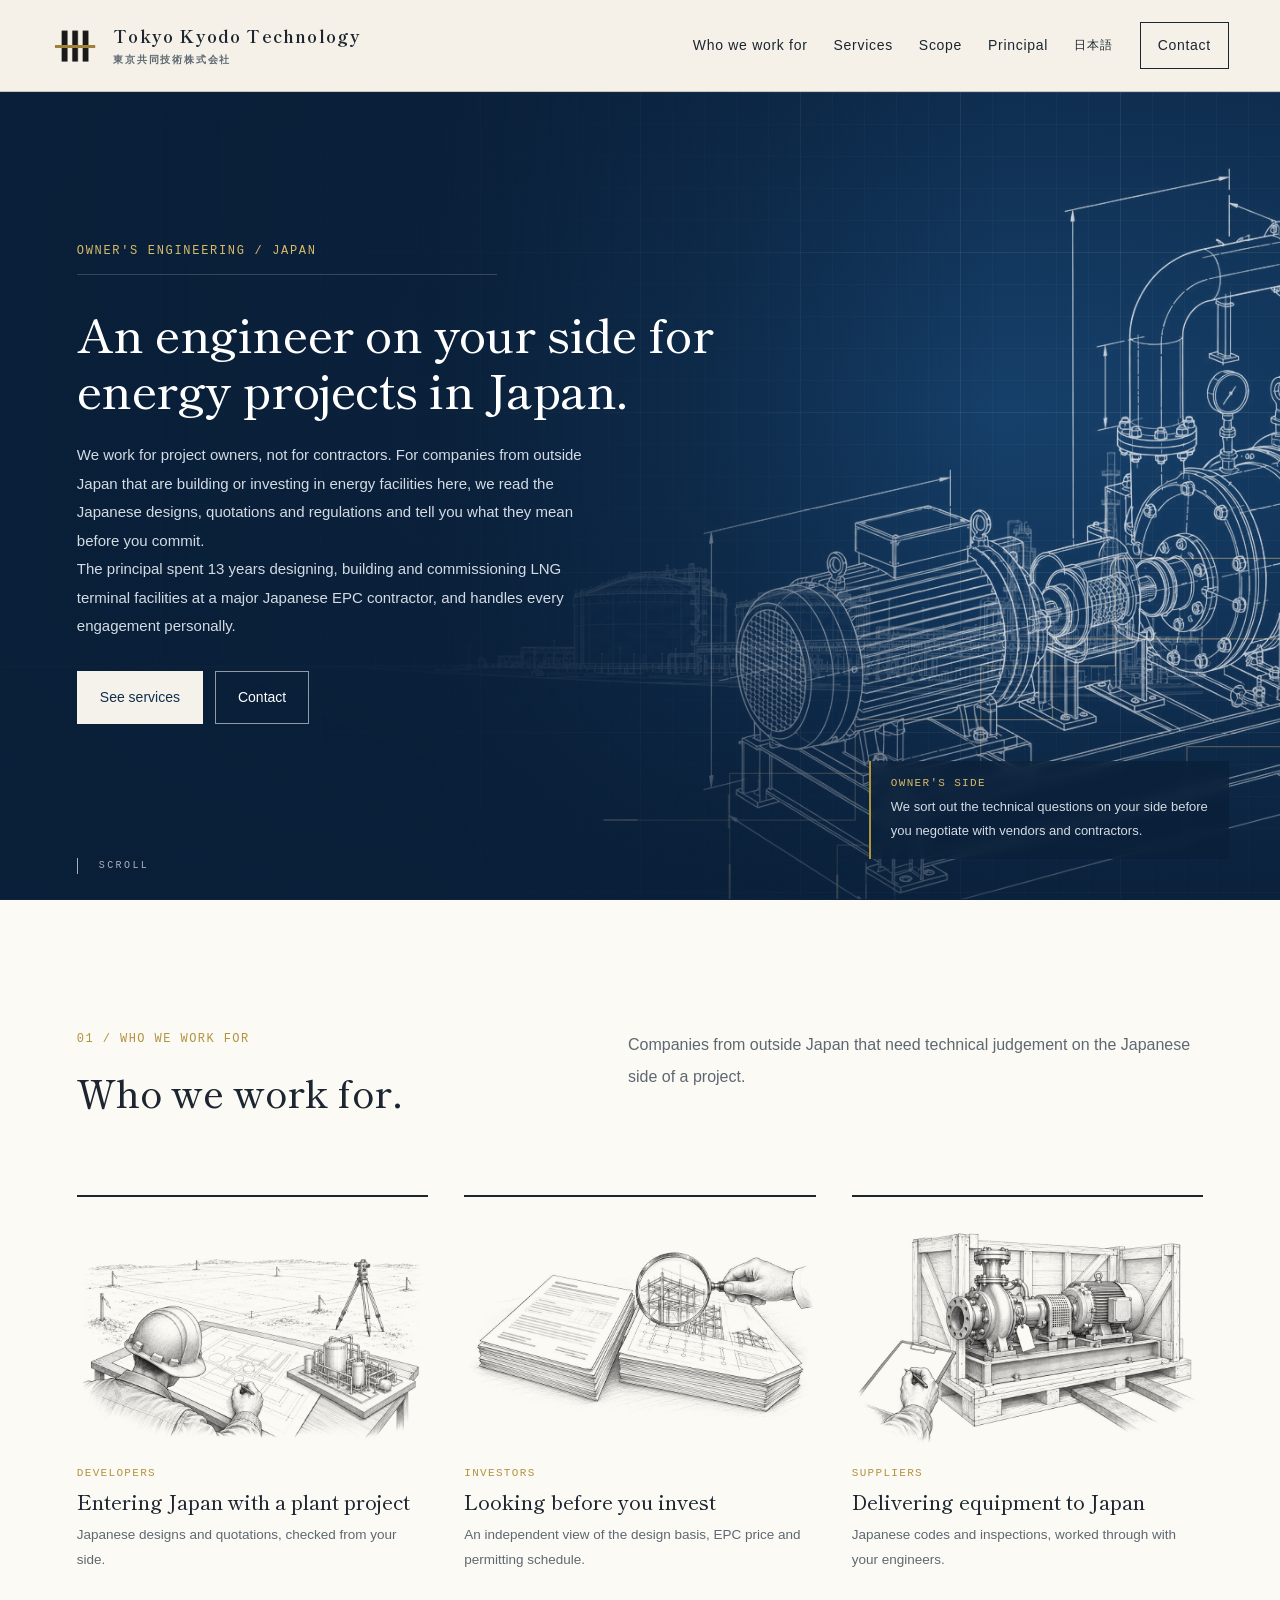
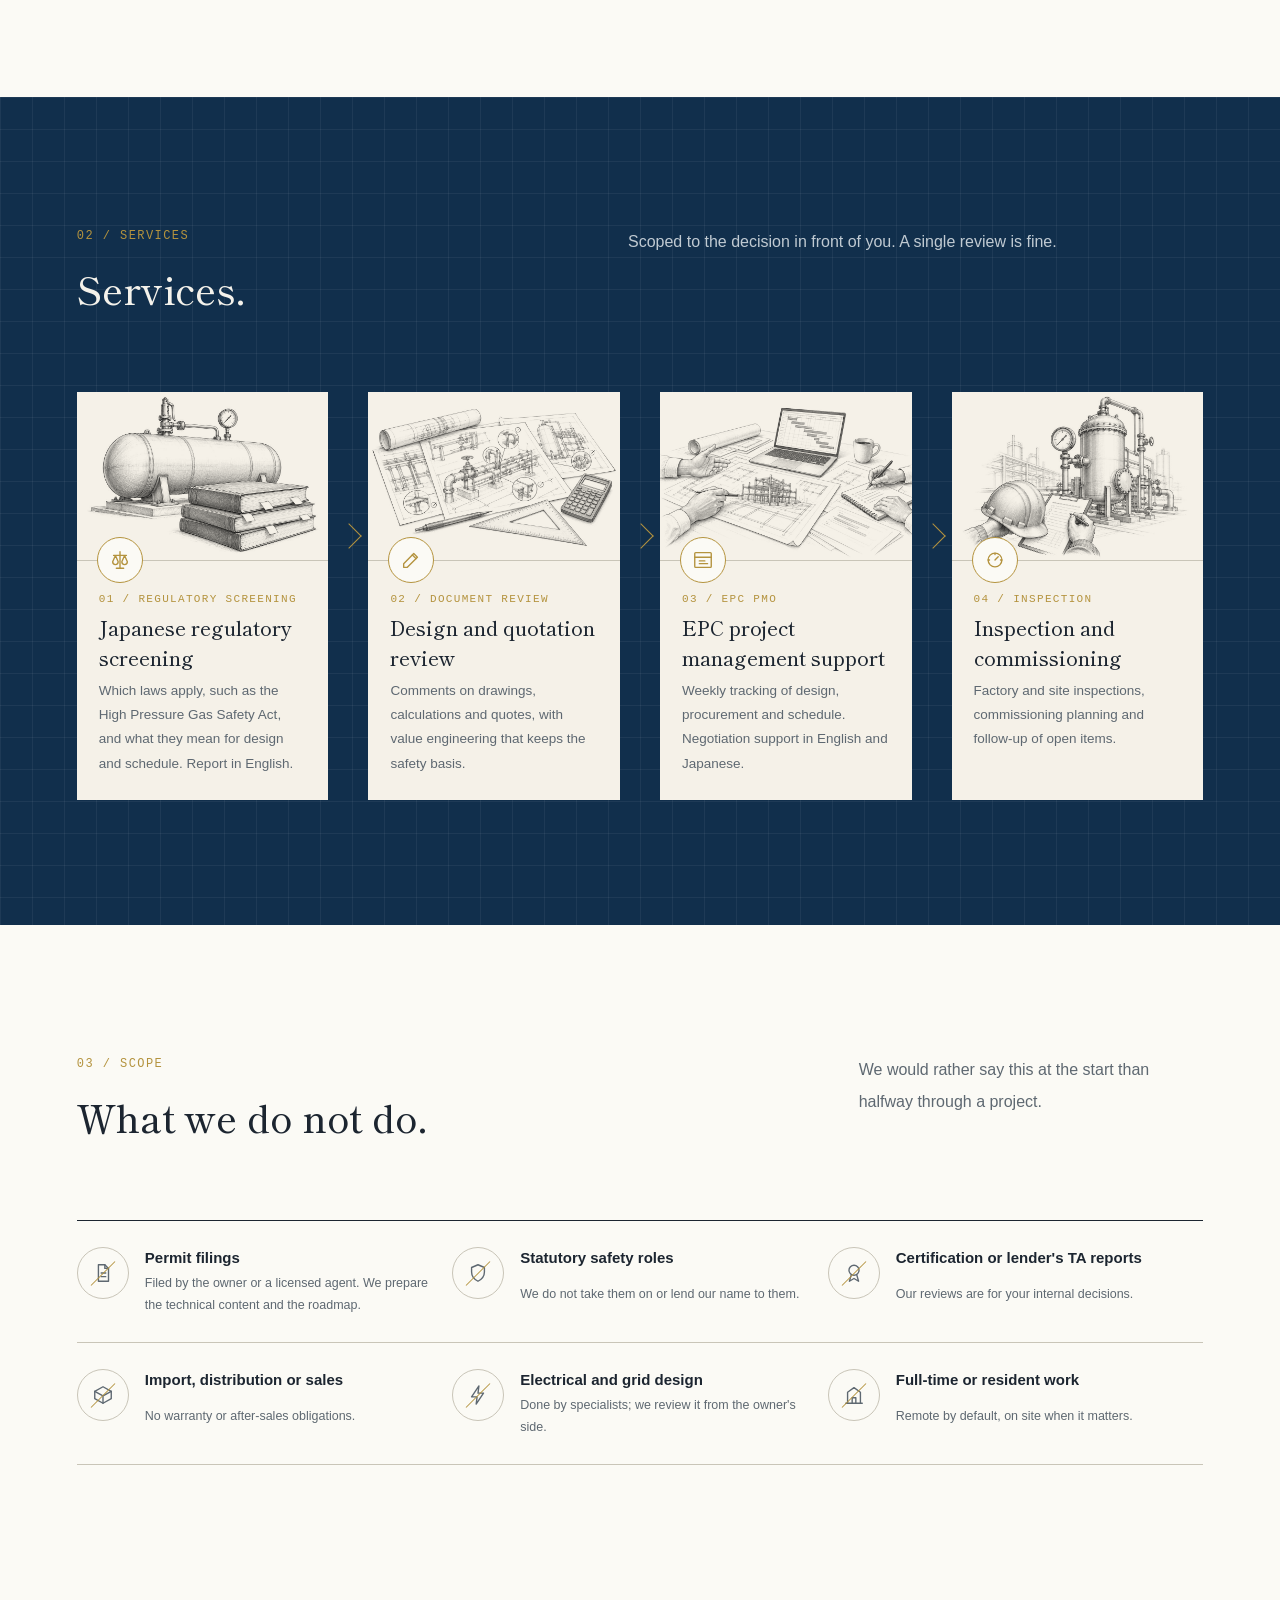
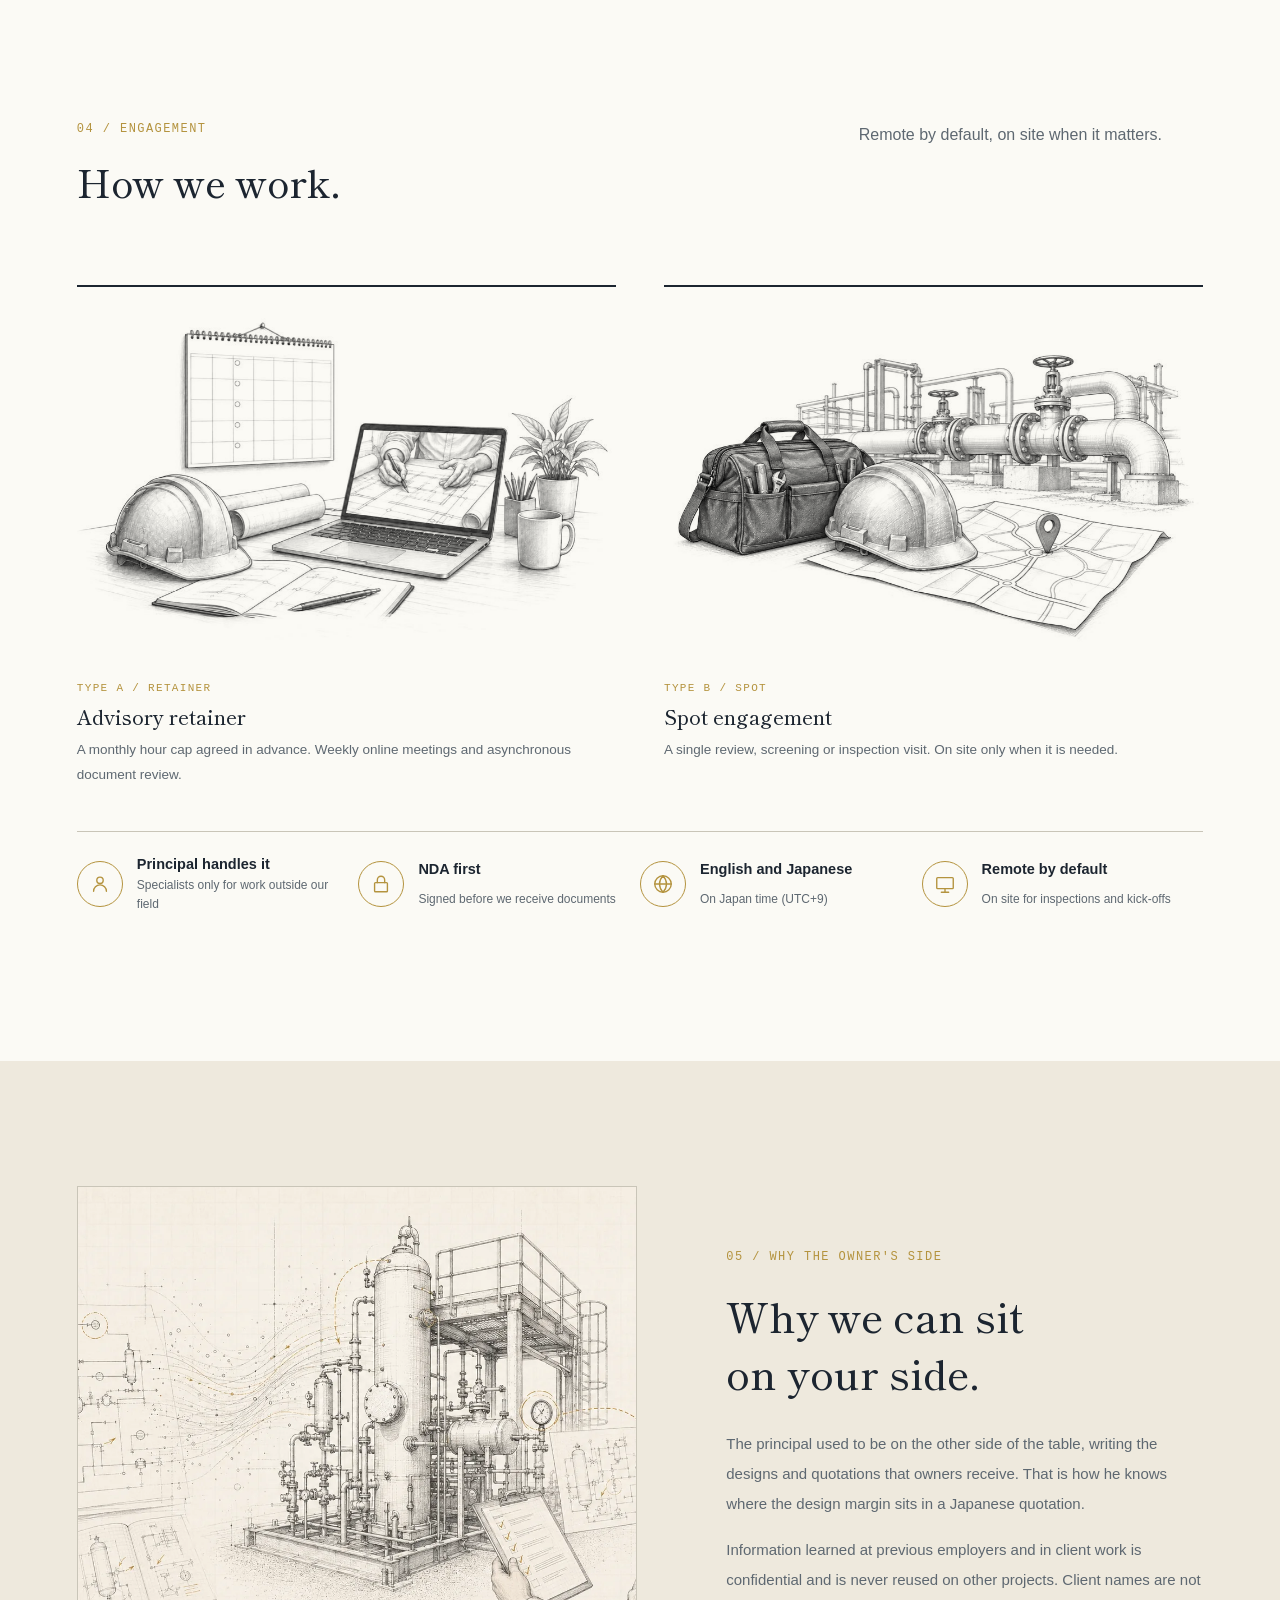
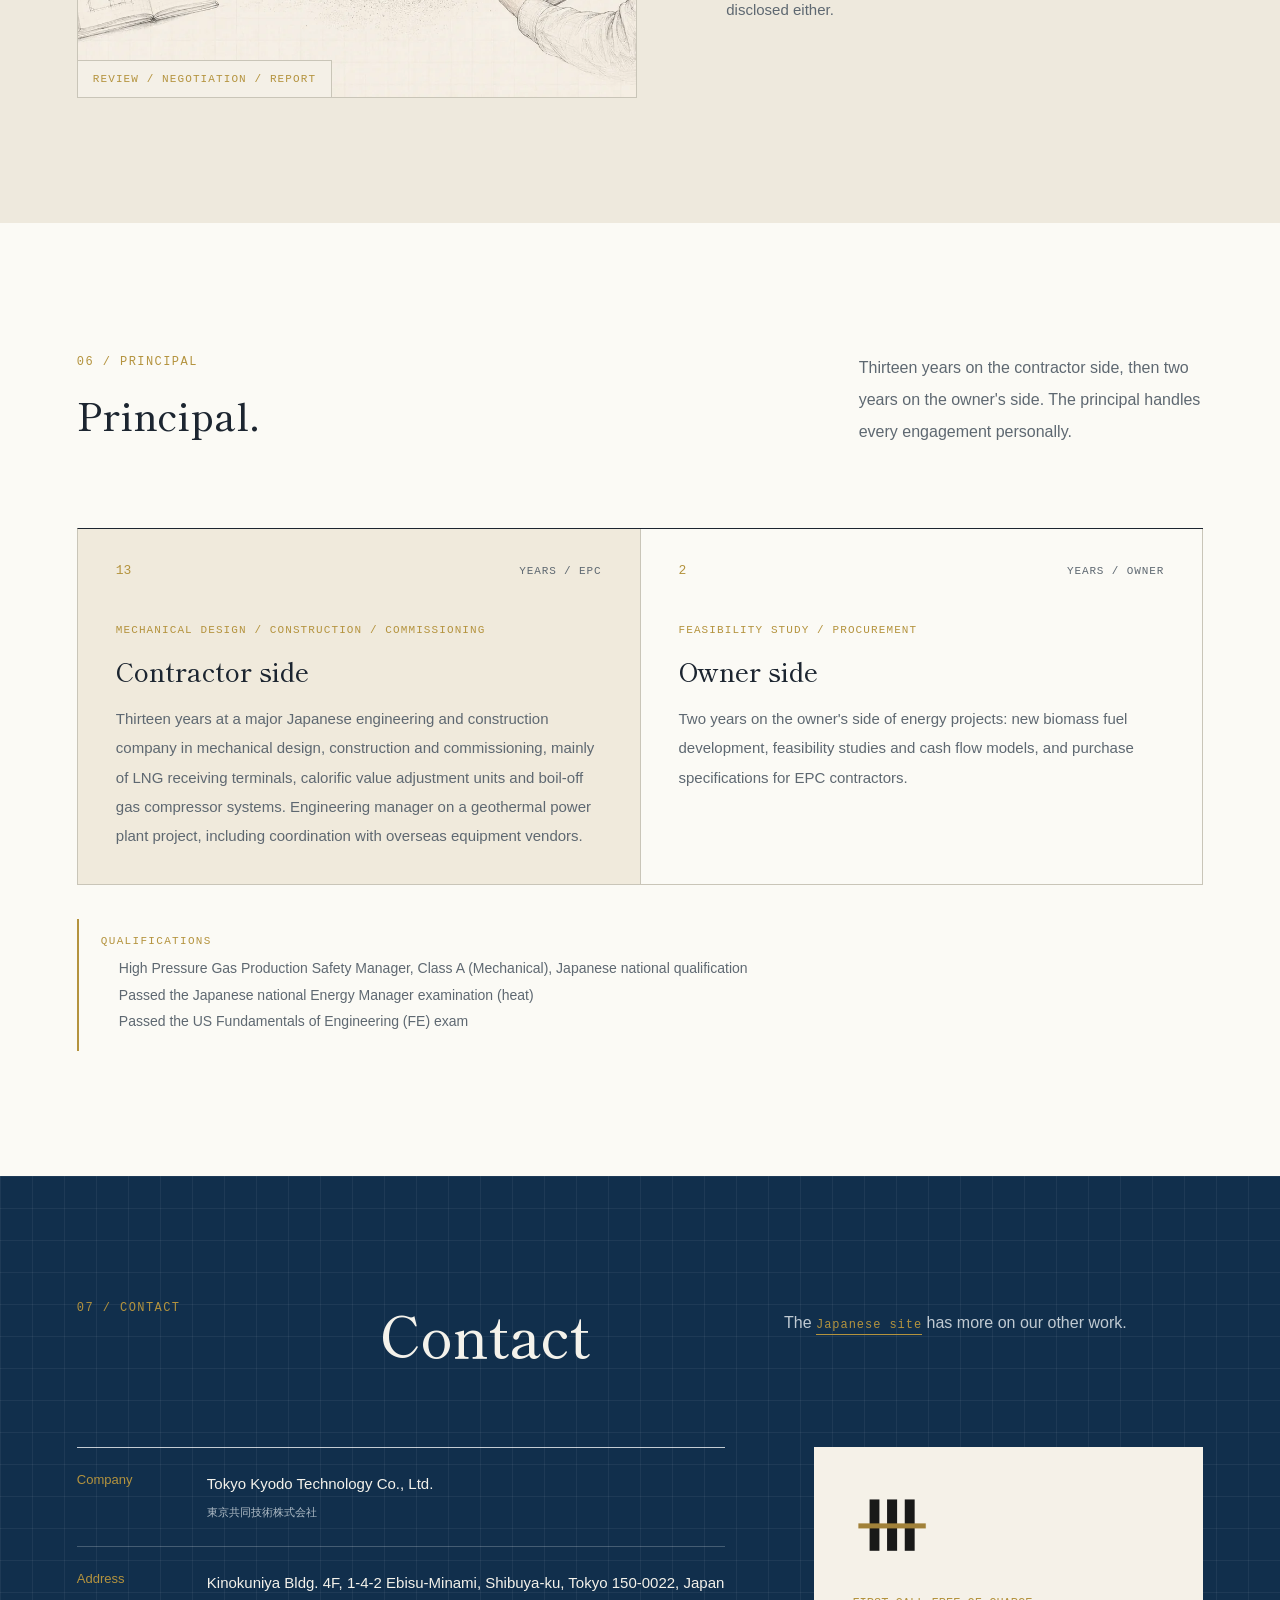
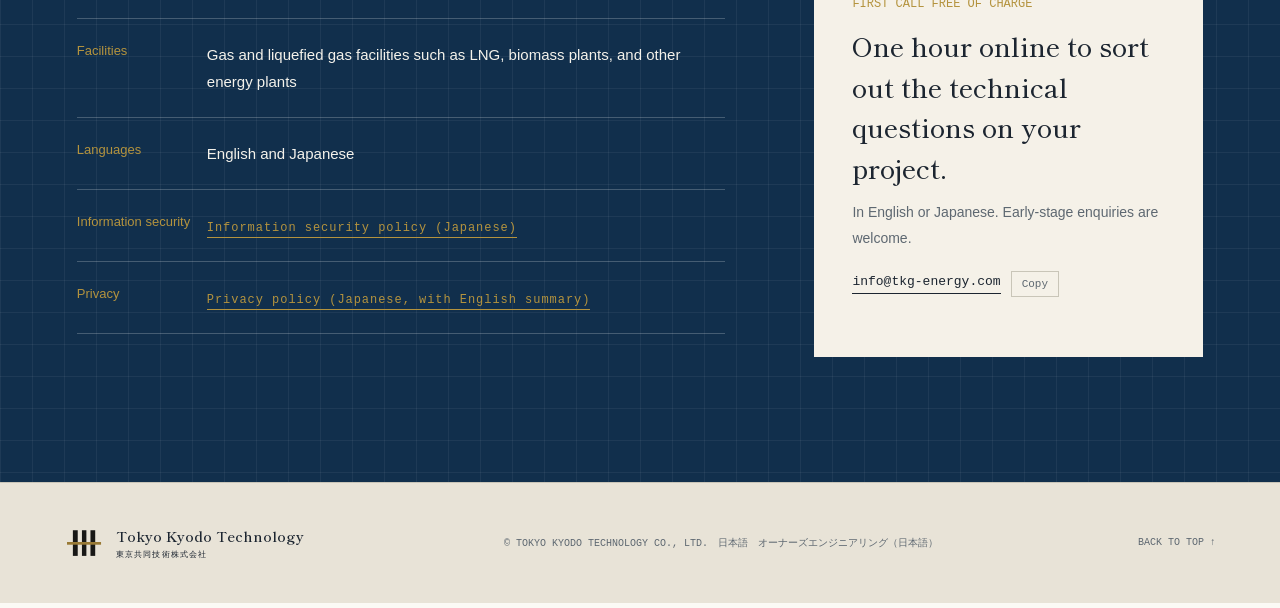
<file: en.html>
<!DOCTYPE html>
<html lang="en">
<head>
<meta charset="UTF-8">
<meta name="viewport" content="width=device-width, initial-scale=1">
<title>Owner's Engineering in Japan | Tokyo Kyodo Technology</title>
<meta name="description" content="Owner's engineering for energy projects in Japan: regulatory screening, review of Japanese EPC and vendor documents, PMO and inspections by an LNG engineer.">
<meta property="og:type" content="website">
<meta property="og:site_name" content="Tokyo Kyodo Technology">
<meta property="og:title" content="Owner's Engineering in Japan | Tokyo Kyodo Technology">
<meta property="og:description" content="Owner's engineering for energy projects in Japan: regulatory screening, review of Japanese EPC and vendor documents, PMO and inspections by an LNG engineer.">
<meta property="og:url" content="https://www.tkg-energy.com/en">
<meta property="og:image" content="https://www.tkg-energy.com/assets/ogp.jpg">
<meta property="og:image:width" content="1200">
<meta property="og:image:height" content="630">
<meta property="og:locale" content="en_US">
<meta name="twitter:card" content="summary_large_image">
<link rel="canonical" href="https://www.tkg-energy.com/en">
<link rel="alternate" hreflang="ja" href="https://www.tkg-energy.com/">
<link rel="alternate" hreflang="en" href="https://www.tkg-energy.com/en">
<link rel="alternate" hreflang="x-default" href="https://www.tkg-energy.com/">
<link rel="icon" type="image/svg+xml" href="assets/favicon.svg">
<link rel="stylesheet" href="assets/company.css?v=20261015">
<link rel="preconnect" href="https://fonts.googleapis.com">
<link rel="preconnect" href="https://fonts.gstatic.com" crossorigin>
<link rel="stylesheet" href="https://fonts.googleapis.com/css2?family=Shippori+Mincho:wght@500;600;700&amp;display=swap">
<link rel="stylesheet" href="assets/oe-visual.css?v=20261015">
<link rel="stylesheet" href="assets/bp-hero.css?v=20261111">
<link rel="stylesheet" href="assets/site-enhance.css?v=20261111c">
<script src="assets/nav.js?v=20261015" defer></script>
<script src="assets/motion.js?v=20261015g" defer></script>
<style>
/* English page: page-local adjustments (same pattern as owners-engineering.html) */
.oe-cards{display:grid;grid-template-columns:repeat(3,1fr);gap:28px;margin-top:36px}
.oe-cards article{border:1px solid var(--line);background:var(--paper);padding:26px 24px}
.oe-cards article span{font:11px monospace;color:var(--gold);letter-spacing:.12em;display:block;margin-bottom:12px}
.oe-cards article h3{margin:0 0 10px;font-size:17px;line-height:1.5}
.oe-cards article p{margin:0;font-size:14px;line-height:1.8;color:var(--muted)}
.oe-cards.two{grid-template-columns:repeat(2,1fr)}
.oe-note{border-left:2px solid var(--gold);padding:14px 20px;margin-top:32px;font-size:14px;line-height:1.85;color:var(--muted);max-width:860px}
.oe-note b{font:11px monospace;color:var(--gold);letter-spacing:.12em;display:block;margin-bottom:6px}
.not-list{list-style:none;margin:0;padding:0;border-top:1px solid var(--ink);max-width:980px}
.not-list li{border-bottom:1px solid var(--line);padding:18px 0 18px 26px;position:relative;font-size:15px;line-height:1.75}
.not-list li:before{content:"—";color:var(--gold);position:absolute;left:0}
.not-list li small{display:block;color:var(--muted);font-size:13.5px;margin-top:4px}
.principal-note{margin-top:34px;border-left:2px solid var(--gold);padding:16px 22px;max-width:880px;font-size:14px;line-height:1.9;color:var(--muted)}
.principal-note b{font:11px monospace;color:var(--gold);letter-spacing:.12em;display:block;margin-bottom:8px}
.principal-note ul{margin:0;padding-left:18px}
.policy-link{font:12px monospace;letter-spacing:.08em;color:var(--gold);text-decoration:none;border-bottom:1px solid var(--gold);padding-bottom:2px}
/* English runs longer than Japanese: let headings wrap */
.hero h1 span,.compact-heading h2{white-space:normal!important}
.hero h1 span{display:inline!important}
.hero h1{font-size:clamp(34px,3.4vw,50px)!important;line-height:1.2!important}
.lead{line-height:1.85}
/* 青図面トップ：英語は日本語より長いので、見出しは折り返しを許し字を小さめに */
.bp-copy{width:min(720px,100%)}
.bp-copy h1{font-size:clamp(34px,3.7vw,54px);line-height:1.18}
.bp-copy h1 span{white-space:normal;display:inline}
.bp-copy{padding-top:44px;padding-bottom:68px}
.bp-lead{font-size:15px;line-height:1.9;margin:24px 0 30px}
@media (width<=560px){.bp-copy h1{font-size:clamp(28px,8.4vw,38px)}}
@media (max-width:900px){.oe-cards,.oe-cards.two{grid-template-columns:1fr}}
/* Exclude this page from the global .hero-visual override in company.css (see owners-engineering.html) */
@media (width>=981px){
  #top .hero-visual{background-image:none!important}
  #top .hero-visual img{display:block!important}
}
</style>
<script type="application/ld+json">
{
  "@context": "https://schema.org",
  "@graph": [
    {
      "@type": "WebPage",
      "@id": "https://www.tkg-energy.com/en#webpage",
      "url": "https://www.tkg-energy.com/en",
      "name": "Owner's Engineering in Japan | Tokyo Kyodo Technology",
      "description": "Owner's engineering for energy projects in Japan: regulatory screening, review of Japanese EPC and vendor documents, PMO and inspections by an LNG engineer.",
      "inLanguage": "en",
      "isPartOf": {
        "@id": "https://www.tkg-energy.com/#website"
      },
      "breadcrumb": {
        "@id": "https://www.tkg-energy.com/en#breadcrumb"
      },
      "mainEntity": {
        "@id": "https://www.tkg-energy.com/en#service"
      }
    },
    {
      "@type": "Service",
      "@id": "https://www.tkg-energy.com/en#service",
      "name": "Owner's engineering for energy projects in Japan",
      "serviceType": "Owner's engineering",
      "description": "Owner's engineering for energy projects in Japan: regulatory screening, review of Japanese EPC and vendor documents, PMO and inspections by an LNG engineer.",
      "url": "https://www.tkg-energy.com/en",
      "provider": {
        "@type": "Organization",
        "@id": "https://www.tkg-energy.com/#organization",
        "name": "Tokyo Kyodo Technology Co., Ltd.",
        "url": "https://www.tkg-energy.com/"
      },
      "areaServed": {
        "@type": "Country",
        "name": "Japan"
      },
      "audience": {
        "@type": "BusinessAudience",
        "audienceType": "Companies from outside Japan building or investing in energy facilities in Japan"
      },
      "hasOfferCatalog": {
        "@type": "OfferCatalog",
        "name": "Owner's engineering for energy projects in Japan",
        "itemListElement": [
          {
            "@type": "Offer",
            "itemOffered": {
              "@type": "Service",
              "name": "Japanese regulatory screening",
              "description": "Which laws apply, such as the High Pressure Gas Safety Act, and what they mean for design and schedule. Report in English."
            }
          },
          {
            "@type": "Offer",
            "itemOffered": {
              "@type": "Service",
              "name": "Design and quotation review",
              "description": "Comments on drawings, calculations and quotes, with value engineering that keeps the safety basis."
            }
          },
          {
            "@type": "Offer",
            "itemOffered": {
              "@type": "Service",
              "name": "EPC project management support",
              "description": "Weekly tracking of design, procurement and schedule. Negotiation support in English and Japanese."
            }
          },
          {
            "@type": "Offer",
            "itemOffered": {
              "@type": "Service",
              "name": "Inspection and commissioning",
              "description": "Factory and site inspections, commissioning planning and follow-up of open items."
            }
          }
        ]
      }
    },
    {
      "@type": "BreadcrumbList",
      "@id": "https://www.tkg-energy.com/en#breadcrumb",
      "itemListElement": [
        {
          "@type": "ListItem",
          "position": 1,
          "name": "Home",
          "item": "https://www.tkg-energy.com/"
        },
        {
          "@type": "ListItem",
          "position": 2,
          "name": "Owner's Engineering in Japan",
          "item": "https://www.tkg-energy.com/en"
        }
      ]
    }
  ]
}
</script>
</head>
<body class="antialiased">
<main>
<header class="site-header">
  <a class="brand" href="#top" aria-label="Tokyo Kyodo Technology, top of page">
    <img src="assets/logo.png" alt="Tokyo Kyodo Technology logo">
    <span>Tokyo Kyodo Technology<small lang="ja">東京共同技術株式会社</small></span>
  </a>
  <nav aria-label="Main navigation">
    <a href="#for">Who we work for</a>
    <a href="#services">Services</a>
    <a href="#scope">Scope</a>
    <a href="#principal">Principal</a>
    <a class="nav-lang" href="./" lang="ja" hreflang="ja">日本語</a>
    <a class="nav-cta" href="#contact">Contact</a>
  </nav>
</header>

<section class="bp-hero" id="top">
  <div class="bp-stage" aria-hidden="true">
    <div class="bp-grid"></div>
    <img class="bp-layer bp-far" src="assets/hero-bp-far.jpg?v=1" alt="" width="1536" height="1024" decoding="async">
    <img class="bp-layer bp-near" src="assets/hero-bp-near-en.jpg?v=1" alt="" width="1536" height="1024" decoding="async">
    <svg class="bp-flow" viewBox="0 0 1600 900" preserveAspectRatio="xMidYMid slice">
      <path class="route" pathLength="1" d="M760 812H1040V700H1260V610H1600"/>
      <path class="route" pathLength="1" d="M900 900V760H1180V640H1330V520H1600"/>
      <path class="route" pathLength="1" d="M1020 900V840H1410V730H1600"/>
      <path class="pulse" pathLength="1" d="M760 812H1040V700H1260V610H1600"/>
      <path class="pulse p2" pathLength="1" d="M900 900V760H1180V640H1330V520H1600"/>
      <path class="pulse p3" pathLength="1" d="M1020 900V840H1410V730H1600"/>
    </svg>
    <div class="bp-shade"></div>
  </div>
  <div class="bp-copy">
    <h1><span class="bp-kw bp-kw-eyebrow">OWNER'S ENGINEERING / JAPAN</span><span>An engineer on your side</span> <span>for energy projects in Japan.</span></h1>
    <p class="bp-lead">We work for project owners, not for contractors. For companies from outside Japan that are building or investing in energy facilities here, we read the Japanese designs, quotations and regulations and tell you what they mean before you commit. <br>The principal spent 13 years designing, building and commissioning LNG terminal facilities at a major Japanese EPC contractor, and handles every engagement personally.</p>
    <div class="bp-actions">
      <a class="primary" href="#services">See services</a>
      <a class="secondary" href="#contact">Contact</a>
    </div>
  </div>
  <div class="bp-caption">
    <span>OWNER'S SIDE</span>
    <p>We sort out the technical questions on your side before you negotiate with vendors and contractors.</p>
  </div>
  <a class="bp-scroll" href="#for">SCROLL</a>
</section>

<section class="section scope" id="for">
  <div class="compact-heading">
    <div><span>01 / WHO WE WORK FOR</span><h2>Who we work for.</h2></div>
    <p>Companies from outside Japan that need technical judgement on the Japanese side of a project.</p>
  </div>
  <div class="oe-visual oe-cases">
    <article>
      <figure><img src="assets/en-who-developer.jpg" alt="An empty plant site with a surveying instrument, a layout plan and a small plant model" width="960" height="640" loading="lazy" decoding="async"></figure>
      <span>DEVELOPERS</span><h3>Entering Japan with a plant project</h3><p>Japanese designs and quotations, checked from your side.</p>
    </article>
    <article>
      <figure><img src="assets/oe-case-quote.jpg" alt="Hands reading through stacks of quotations and drawings with a magnifying glass" width="960" height="640" loading="lazy" decoding="async"></figure>
      <span>INVESTORS</span><h3>Looking before you invest</h3><p>An independent view of the design basis, EPC price and permitting schedule.</p>
    </article>
    <article>
      <figure><img src="assets/en-who-supplier.jpg" alt="A compressor skid in a wooden shipping crate with a blank inspection tag" width="960" height="640" loading="lazy" decoding="async"></figure>
      <span>SUPPLIERS</span><h3>Delivering equipment to Japan</h3><p>Japanese codes and inspections, worked through with your engineers.</p>
    </article>
  </div>
</section>

<section class="section scope blueprint" id="services">
  <div class="compact-heading">
    <div><span>02 / SERVICES</span><h2>Services.</h2></div>
    <p>Scoped to the decision in front of you. A single review is fine.</p>
  </div>
  <ol class="oe-visual oe-flow four" aria-label="Services">
    <li>
      <figure><img src="assets/oe-case-regulation.jpg" alt="A high-pressure gas vessel in front of a stack of code books" width="960" height="640" loading="lazy" decoding="async"></figure>
      <div class="oe-flow-body"><i class="oe-ico"><svg viewBox="0 0 24 24" aria-hidden="true"><path d="M12 3v18M5 7h14M7 7l-3 7a3 3 0 0 0 6 0zM17 7l-3 7a3 3 0 0 0 6 0zM8 21h8"/></svg></i><span>01 / REGULATORY SCREENING</span><h3>Japanese regulatory screening</h3><p>Which laws apply, such as the High Pressure Gas Safety Act, and what they mean for design and schedule. Report in English.</p></div>
    </li>
    <li>
      <figure><img src="assets/oe-svc-review.jpg" alt="Marked-up piping drawings with a set square and a calculator" width="960" height="640" loading="lazy" decoding="async"></figure>
      <div class="oe-flow-body"><i class="oe-ico"><svg viewBox="0 0 24 24" aria-hidden="true"><path d="M4 20h4L19 9l-4-4L4 16z"/><path d="m13.5 6.5 4 4"/></svg></i><span>02 / DOCUMENT REVIEW</span><h3>Design and quotation review</h3><p>Comments on drawings, calculations and quotes, with value engineering that keeps the safety basis.</p></div>
    </li>
    <li>
      <figure><img src="assets/oe-svc-pmo.jpg" alt="A weekly meeting table with a laptop showing a schedule and drawings" width="960" height="640" loading="lazy" decoding="async"></figure>
      <div class="oe-flow-body"><i class="oe-ico"><svg viewBox="0 0 24 24" aria-hidden="true"><rect x="3" y="4" width="18" height="16" rx="1"/><path d="M3 9h18M8 13h6M8 16h9"/></svg></i><span>03 / EPC PMO</span><h3>EPC project management support</h3><p>Weekly tracking of design, procurement and schedule. Negotiation support in English and Japanese.</p></div>
    </li>
    <li>
      <figure><img src="assets/oe-svc-inspection.jpg" alt="A pressure vessel in a factory and a hand holding a clipboard" width="960" height="640" loading="lazy" decoding="async"></figure>
      <div class="oe-flow-body"><i class="oe-ico"><svg viewBox="0 0 24 24" aria-hidden="true"><circle cx="12" cy="12" r="7.5"/><path d="M12 12l3.5-3.5M12 4.5v1.5M19.5 12H18M6 12H4.5"/></svg></i><span>04 / INSPECTION</span><h3>Inspection and commissioning</h3><p>Factory and site inspections, commissioning planning and follow-up of open items.</p></div>
    </li>
  </ol>
</section>

<section class="section" id="scope">
  <div class="compact-heading">
    <div><span>03 / SCOPE</span><h2>What we do not do.</h2></div>
    <p>We would rather say this at the start than halfway through a project.</p>
  </div>
  <ul class="oe-no" aria-label="What we do not do">
    <li><i class="oe-ico"><svg viewBox="0 0 24 24" aria-hidden="true"><path d="M7 3h7l4 4v14H7z"/><path d="M14 3v4h4M10 12h5M10 16h5"/></svg></i><b>Permit filings</b><small>Filed by the owner or a licensed agent. We prepare the technical content and the roadmap.</small></li>
    <li><i class="oe-ico"><svg viewBox="0 0 24 24" aria-hidden="true"><path d="M12 3l7 3v5c0 4.5-3 8-7 10-4-2-7-5.5-7-10V6z"/></svg></i><b>Statutory safety roles</b><small>We do not take them on or lend our name to them.</small></li>
    <li><i class="oe-ico"><svg viewBox="0 0 24 24" aria-hidden="true"><circle cx="12" cy="9" r="5.5"/><path d="M9 14l-2 7 5-3 5 3-2-7"/></svg></i><b>Certification or lender's TA reports</b><small>Our reviews are for your internal decisions.</small></li>
    <li><i class="oe-ico"><svg viewBox="0 0 24 24" aria-hidden="true"><path d="M3 8l9-5 9 5v8l-9 5-9-5z"/><path d="M3 8l9 5 9-5M12 13v8"/></svg></i><b>Import, distribution or sales</b><small>No warranty or after-sales obligations.</small></li>
    <li><i class="oe-ico"><svg viewBox="0 0 24 24" aria-hidden="true"><path d="M13 2 5 14h6l-1 8 8-12h-6z"/></svg></i><b>Electrical and grid design</b><small>Done by specialists; we review it from the owner's side.</small></li>
    <li><i class="oe-ico"><svg viewBox="0 0 24 24" aria-hidden="true"><path d="M3 21h18M5 21V9l7-5 7 5v12"/><path d="M10 21v-6h4v6"/></svg></i><b>Full-time or resident work</b><small>Remote by default, on site when it matters.</small></li>
  </ul>
</section>

<section class="section method" id="engagement">
  <div class="compact-heading">
    <div><span>04 / ENGAGEMENT</span><h2>How we work.</h2></div>
    <p>Remote by default, on site when it matters.</p>
  </div>
  <div class="oe-visual oe-types">
    <article>
      <figure><img src="assets/oe-type-advisory.jpg" alt="A wall calendar with the same weekday marked every week, and a laptop in a video call" width="960" height="640" loading="lazy" decoding="async"></figure>
      <span>TYPE A / RETAINER</span><h3>Advisory retainer</h3><p>A monthly hour cap agreed in advance. Weekly online meetings and asynchronous document review.</p>
    </article>
    <article>
      <figure><img src="assets/oe-type-spot.jpg" alt="A hard hat and tool bag in front of site piping, and a single pin on a map" width="960" height="640" loading="lazy" decoding="async"></figure>
      <span>TYPE B / SPOT</span><h3>Spot engagement</h3><p>A single review, screening or inspection visit. On site only when it is needed.</p>
    </article>
  </div>
  <ul class="oe-chips" aria-label="Terms">
    <li><i class="oe-ico"><svg viewBox="0 0 24 24" aria-hidden="true"><circle cx="12" cy="8" r="3.5"/><path d="M5 20a7 7 0 0 1 14 0"/></svg></i><b>Principal handles it</b><small>Specialists only for work outside our field</small></li>
    <li><i class="oe-ico"><svg viewBox="0 0 24 24" aria-hidden="true"><rect x="5" y="10.5" width="14" height="10" rx="1"/><path d="M8 10.5V7.5a4 4 0 0 1 8 0v3"/></svg></i><b>NDA first</b><small>Signed before we receive documents</small></li>
    <li><i class="oe-ico"><svg viewBox="0 0 24 24" aria-hidden="true"><circle cx="12" cy="12" r="9"/><path d="M3 12h18M12 3c2.5 2.7 3.8 5.7 3.8 9s-1.3 6.3-3.8 9c-2.5-2.7-3.8-5.7-3.8-9S9.5 5.7 12 3z"/></svg></i><b>English and Japanese</b><small>On Japan time (UTC+9)</small></li>
    <li><i class="oe-ico"><svg viewBox="0 0 24 24" aria-hidden="true"><rect x="3" y="5" width="18" height="12" rx="1"/><path d="M8 21h8M12 17v4"/></svg></i><b>Remote by default</b><small>On site for inspections and kick-offs</small></li>
  </ul>
</section>

<section class="section rd-section" id="why">
  <div class="rd-visual">
    <img src="assets/owner-eng-flow-01.webp" alt="Illustration of the flow of work: document review, negotiation, and a written report" width="1672" height="941" loading="lazy" decoding="async">
    <span>REVIEW / NEGOTIATION / REPORT</span>
  </div>
  <div class="rd-copy">
    <span>05 / WHY THE OWNER'S SIDE</span>
    <h2>Why we can sit<br>on your side.</h2>
    <p>The principal used to be on the other side of the table, writing the designs and quotations that owners receive. That is how he knows where the design margin sits in a Japanese quotation.</p>
    <p>Information learned at previous employers and in client work is confidential and is never reused on other projects. Client names are not disclosed either.</p>
  </div>
</section>

<section class="section principal" id="principal">
  <div class="compact-heading">
    <div><span>06 / PRINCIPAL</span><h2>Principal.</h2></div>
    <p>Thirteen years on the contractor side, then two years on the owner's side. The principal handles every engagement personally.</p>
  </div>
  <div class="advisor-grid">
    <article>
      <div class="advisor-index"><span>13</span><small>YEARS / EPC</small></div>
      <b>MECHANICAL DESIGN / CONSTRUCTION / COMMISSIONING</b>
      <h3>Contractor side</h3>
      <p>Thirteen years at a major Japanese engineering and construction company in mechanical design, construction and commissioning, mainly of LNG receiving terminals, calorific value adjustment units and boil-off gas compressor systems. Engineering manager on a geothermal power plant project, including coordination with overseas equipment vendors.</p>
    </article>
    <article>
      <div class="advisor-index"><span>2</span><small>YEARS / OWNER</small></div>
      <b>FEASIBILITY STUDY / PROCUREMENT</b>
      <h3>Owner side</h3>
      <p>Two years on the owner's side of energy projects: new biomass fuel development, feasibility studies and cash flow models, and purchase specifications for EPC contractors.</p>
    </article>
  </div>
  <div class="principal-note">
    <b>QUALIFICATIONS</b>
    <ul>
      <li>High Pressure Gas Production Safety Manager, Class A (Mechanical), Japanese national qualification</li>
      <li>Passed the Japanese national Energy Manager examination (heat)</li>
      <li>Passed the US Fundamentals of Engineering (FE) exam</li>
    </ul>
  </div>
</section>

<section class="section company blueprint" id="contact">
  <div class="section-heading">
    <span>07 / CONTACT</span><h2>Contact</h2>
    <p>The <a class="policy-link" href="./" lang="ja" hreflang="ja">Japanese site</a> has more on our other work.</p>
  </div>
  <div class="company-grid">
    <dl>
      <div><dt>Company</dt><dd>Tokyo Kyodo Technology Co., Ltd.<br><small lang="ja">東京共同技術株式会社</small></dd></div>
      <div><dt>Address</dt><dd>Kinokuniya Bldg. 4F, 1-4-2 Ebisu-Minami, Shibuya-ku, Tokyo 150-0022, Japan</dd></div>
      <div><dt>Facilities</dt><dd>Gas and liquefied gas facilities such as LNG, biomass plants, and other energy plants</dd></div>
      <div><dt>Languages</dt><dd>English and Japanese</dd></div>
      <div><dt>Information security</dt><dd><a class="policy-link" href="security-policy" lang="ja" hreflang="ja">Information security policy (Japanese)</a></dd></div>
      <div><dt>Privacy</dt><dd><a class="policy-link" href="privacy-policy">Privacy policy (Japanese, with English summary)</a></dd></div>
    </dl>
    <div class="contact-card">
      <img src="assets/logo.png" alt="">
      <span>FIRST CALL FREE OF CHARGE</span>
      <h3>One hour online to sort out the technical questions on your project.</h3>
      <p>In English or Japanese. Early-stage enquiries are welcome.</p>
      <div class="contact-email-row">
        <a href="mailto:info@tkg-energy.com">info@tkg-energy.com</a>
        <button type="button" class="copy-email" data-email="info@tkg-energy.com" aria-label="Copy email address">Copy</button>
      </div>
      <p class="copy-note" aria-live="polite"></p>
    </div>
  </div>
</section>

<footer class="footer">
  <div class="footer-brand">
    <img src="assets/logo.png" alt="">
    <p>Tokyo Kyodo Technology<small lang="ja">東京共同技術株式会社</small></p>
  </div>
  <p>© TOKYO KYODO TECHNOLOGY CO., LTD.　<a href="./" lang="ja" hreflang="ja" style="color:inherit">日本語</a>　<a href="owners-engineering" lang="ja" hreflang="ja" style="color:inherit">オーナーズエンジニアリング（日本語）</a></p>
  <a href="#top">BACK TO TOP ↑</a>
</footer>
</main>

<script>
document.querySelectorAll('.copy-email').forEach(function(btn){
  btn.addEventListener('click', function(){
    var email = btn.getAttribute('data-email');
    var card = btn.closest('.contact-card');
    var note = card ? card.querySelector('.copy-note') : null;
    var done = function(text){ if(note){ note.textContent = text; } };
    if (navigator.clipboard && navigator.clipboard.writeText) {
      navigator.clipboard.writeText(email).then(function(){ done('Copied: ' + email); }).catch(function(){ done(email); });
    } else {
      done(email);
    }
  });
});
</script>
</body>
</html>
</file>
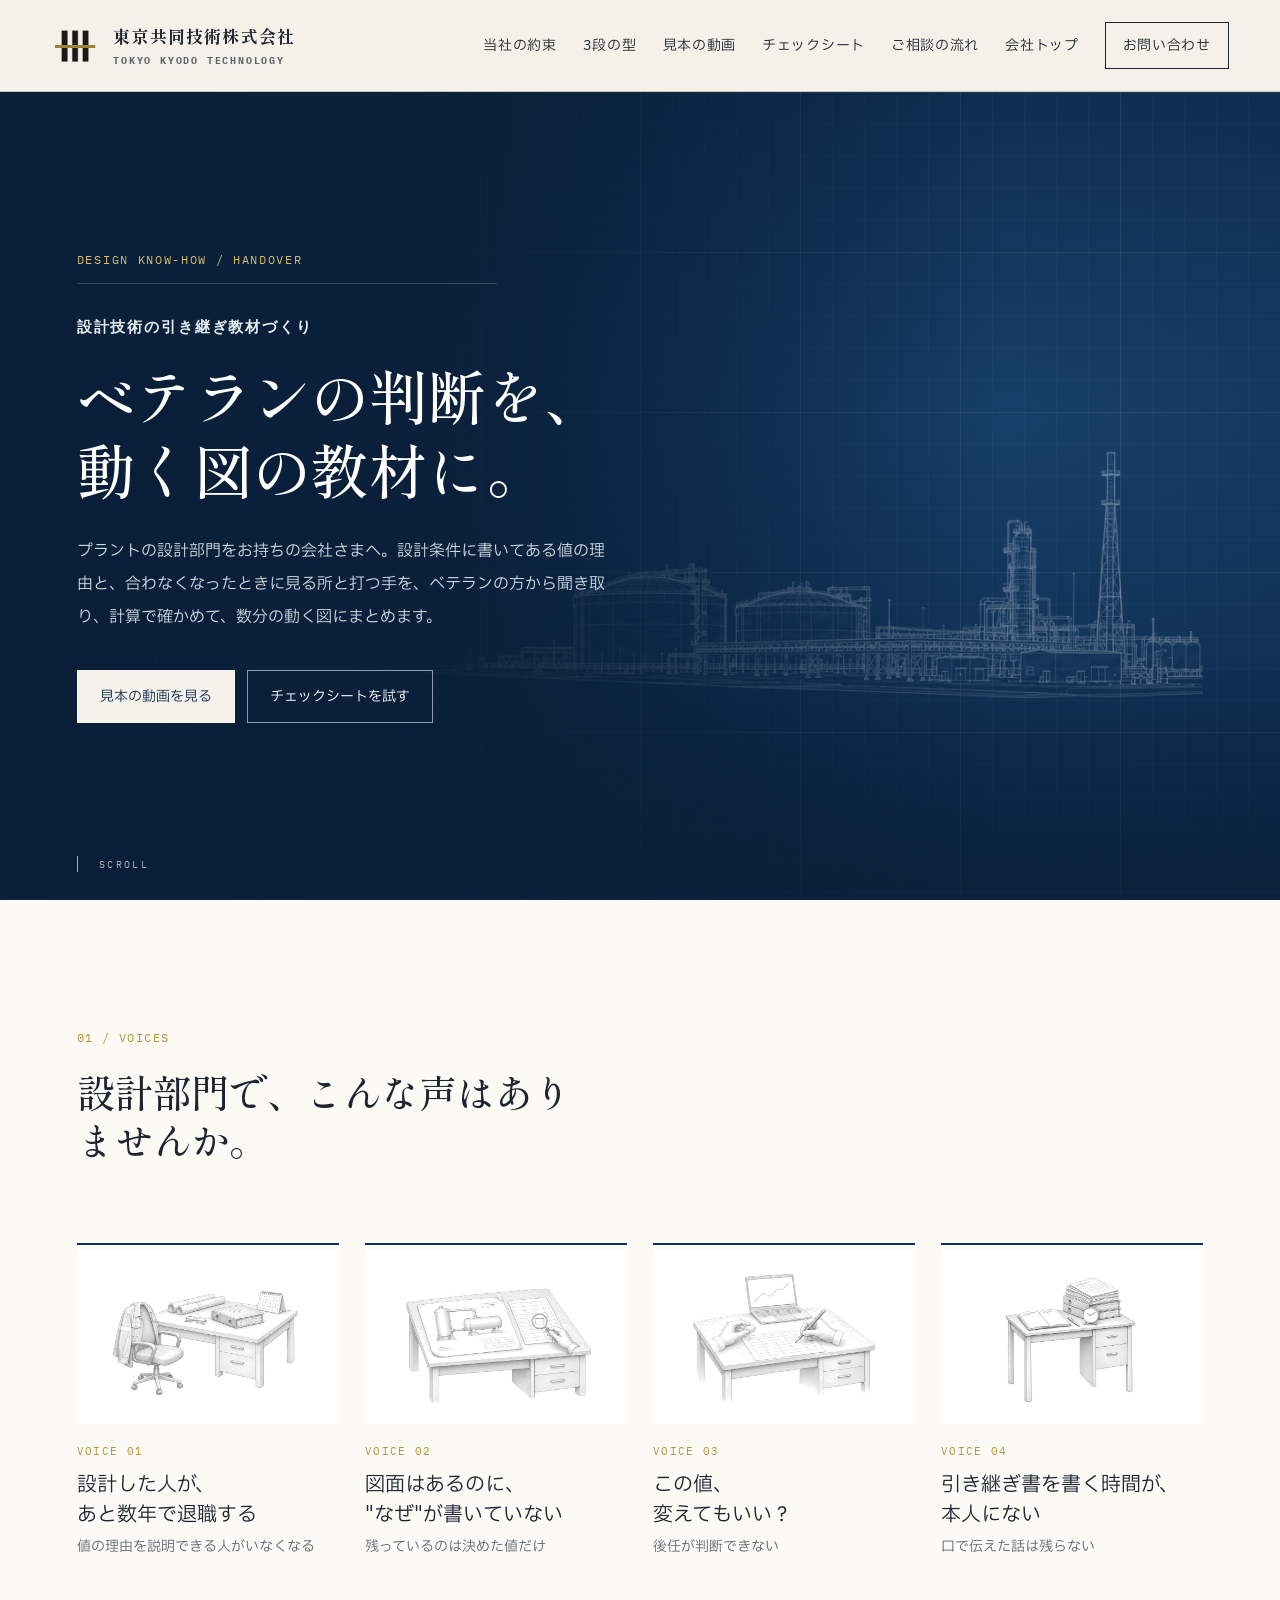
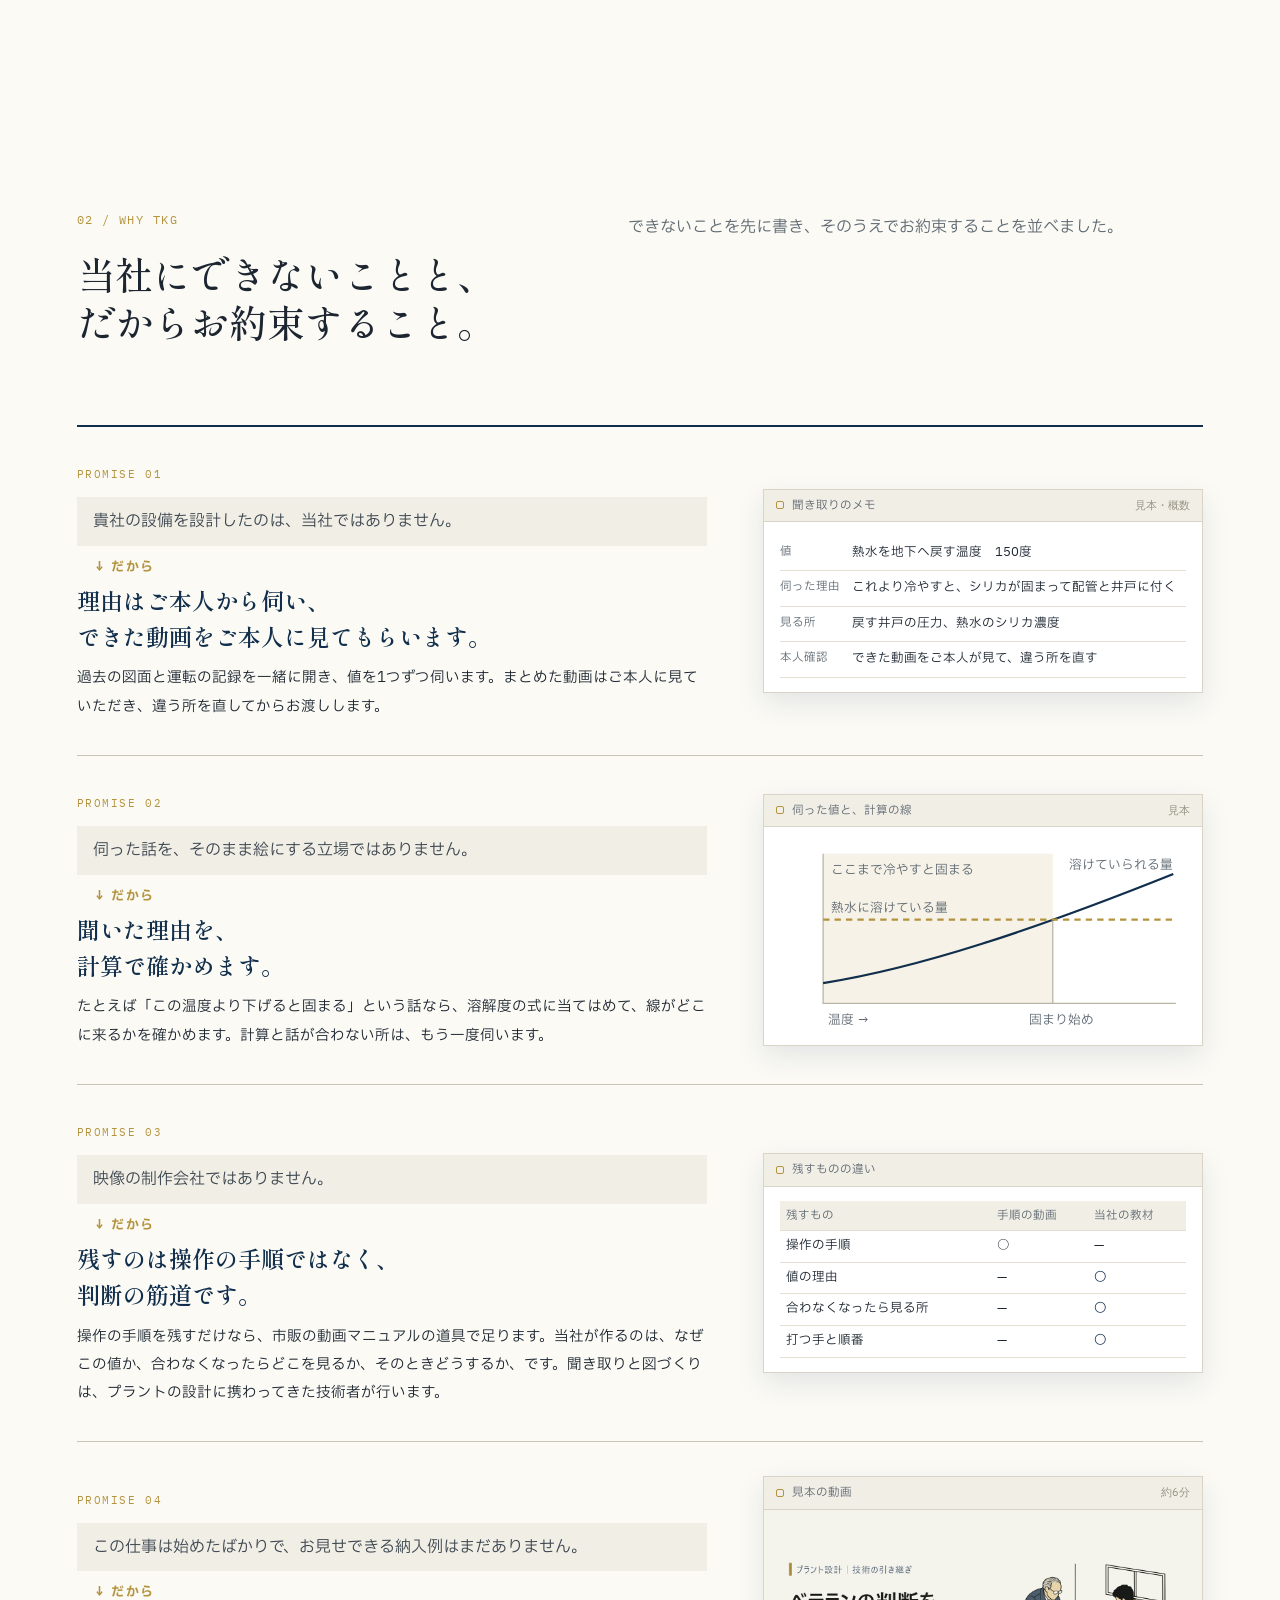
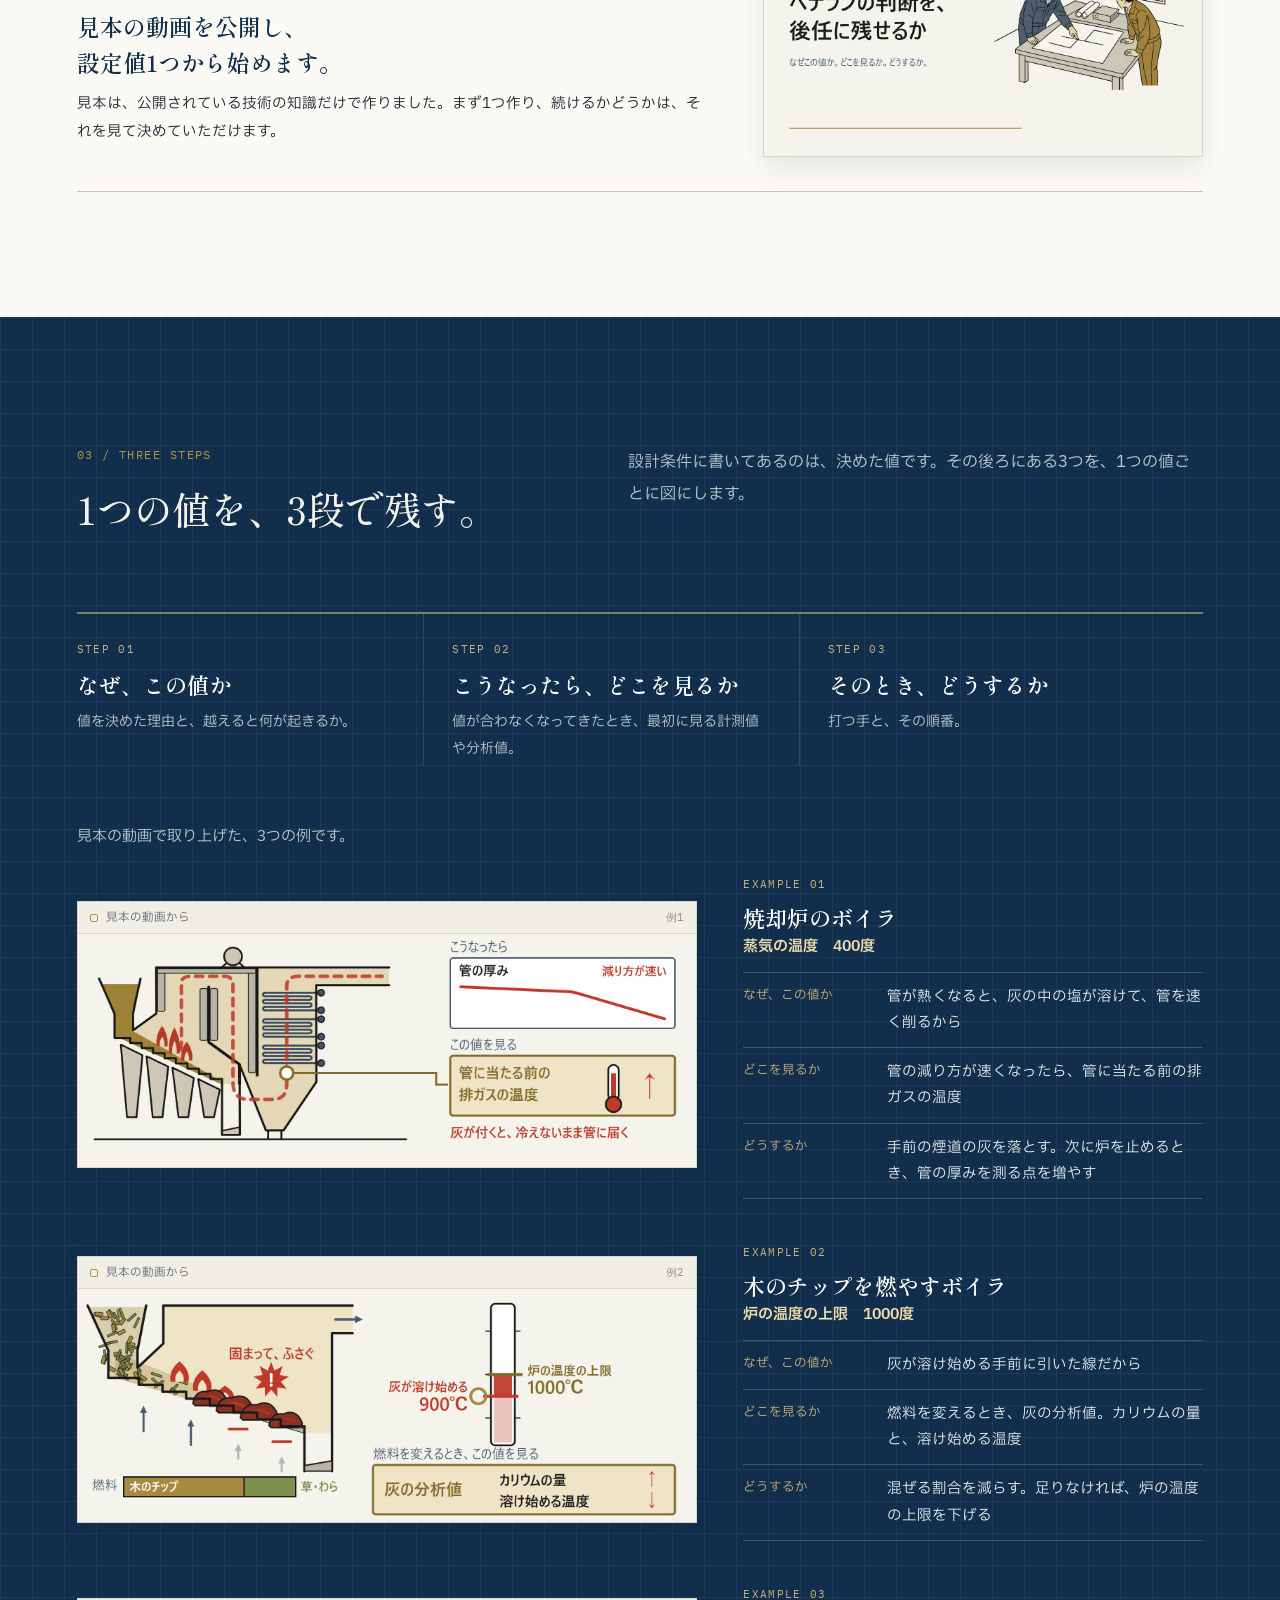
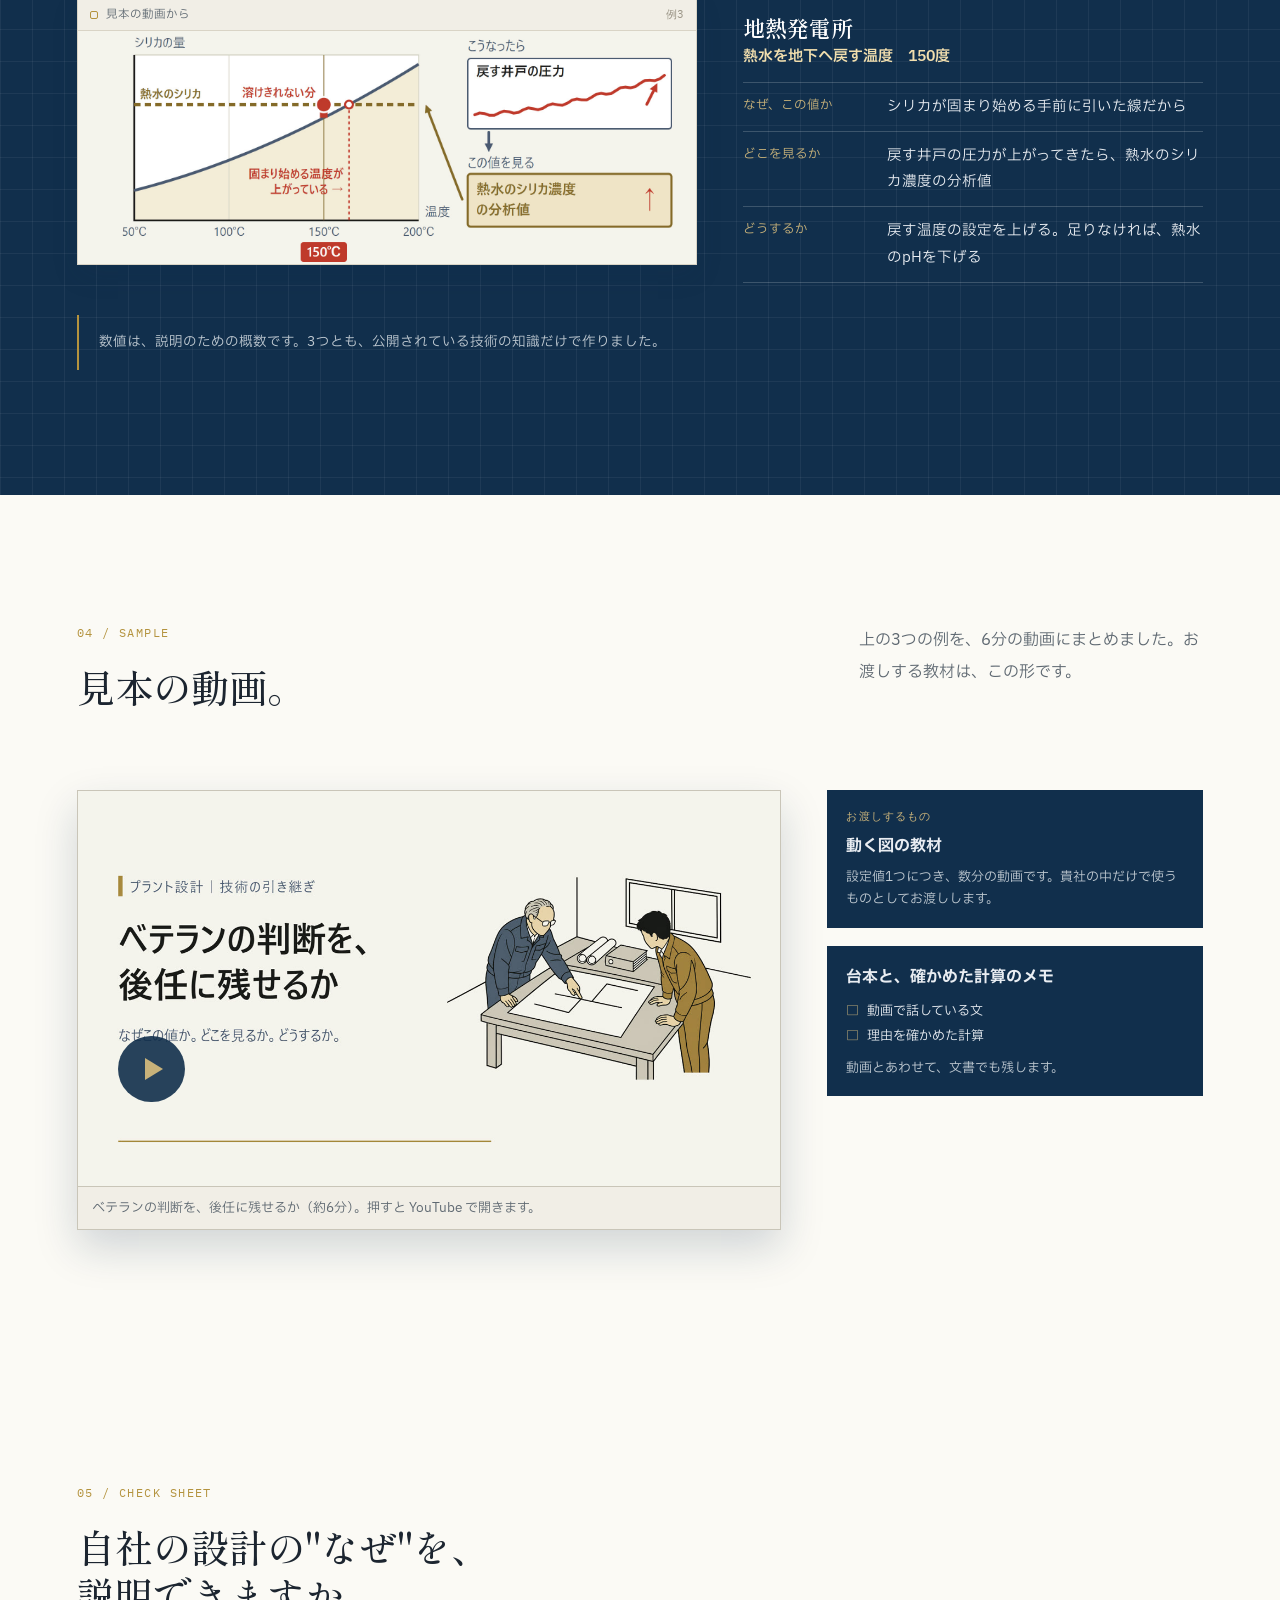
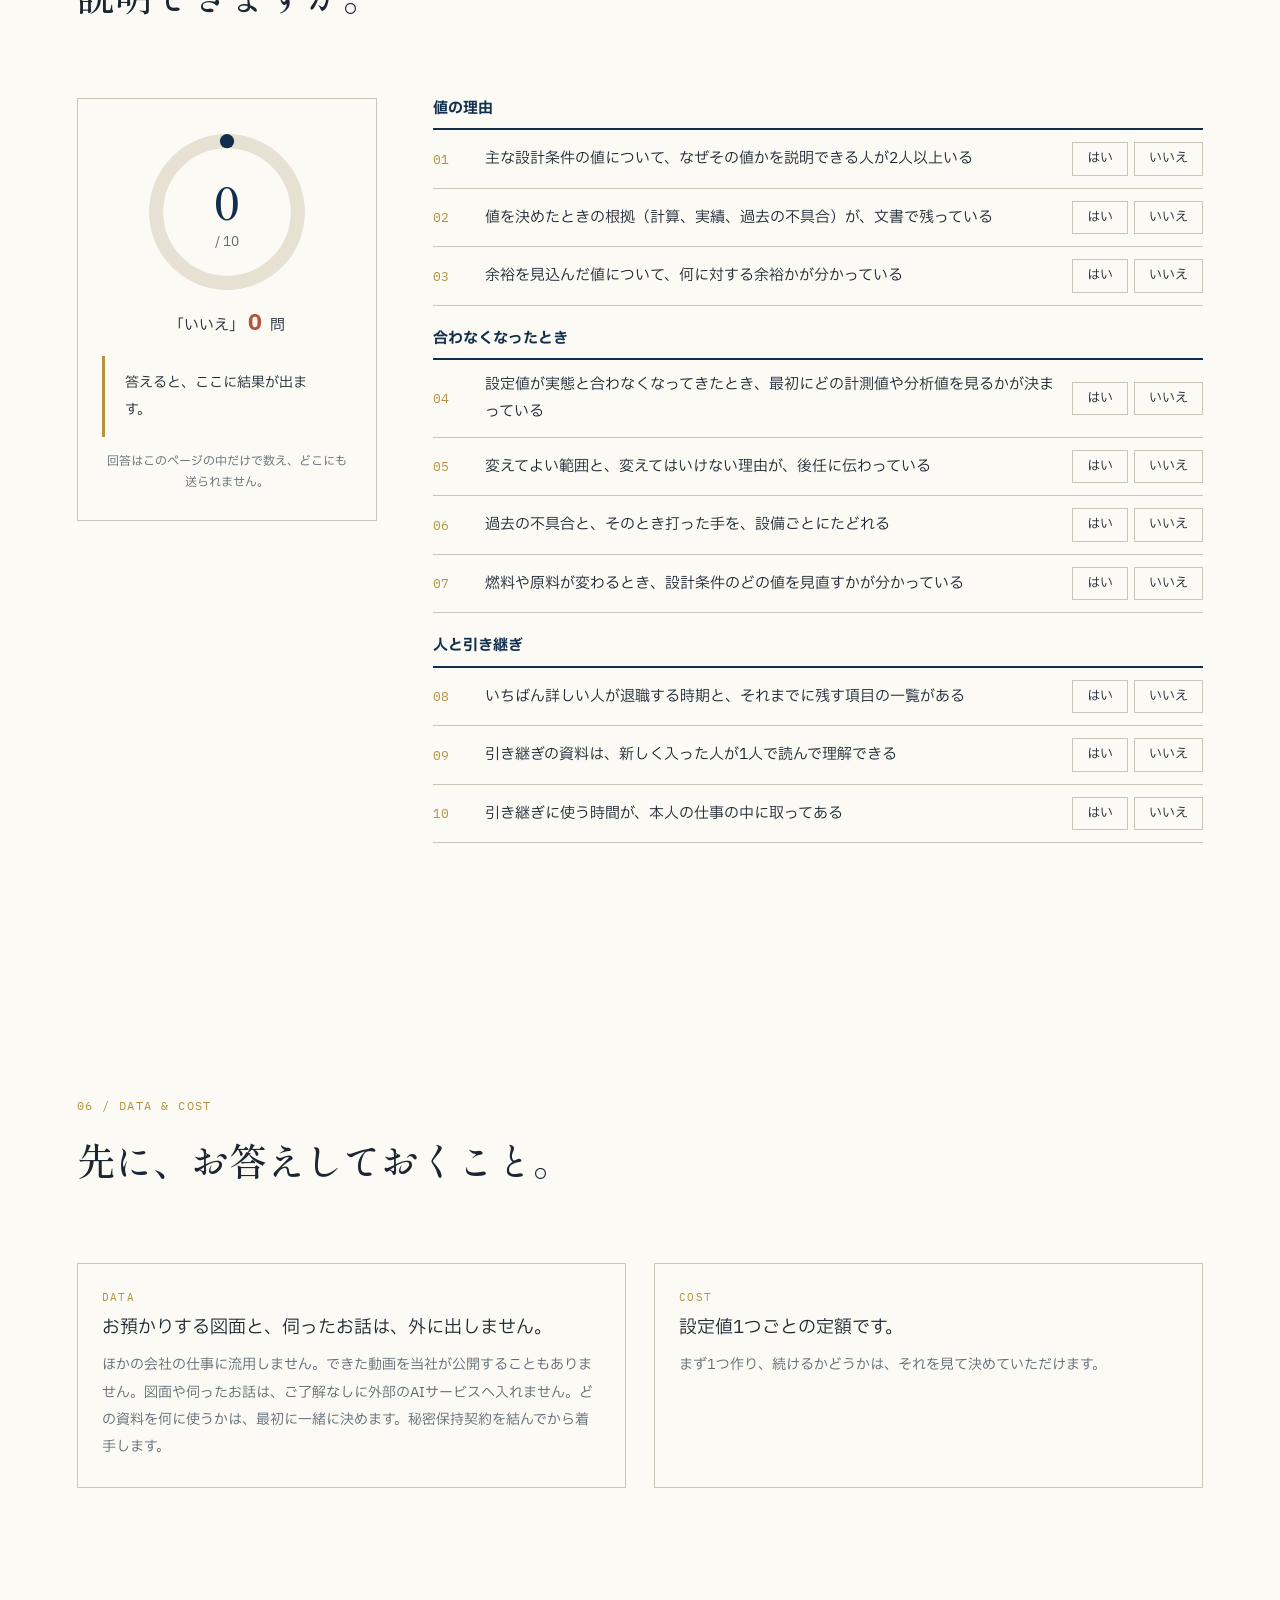
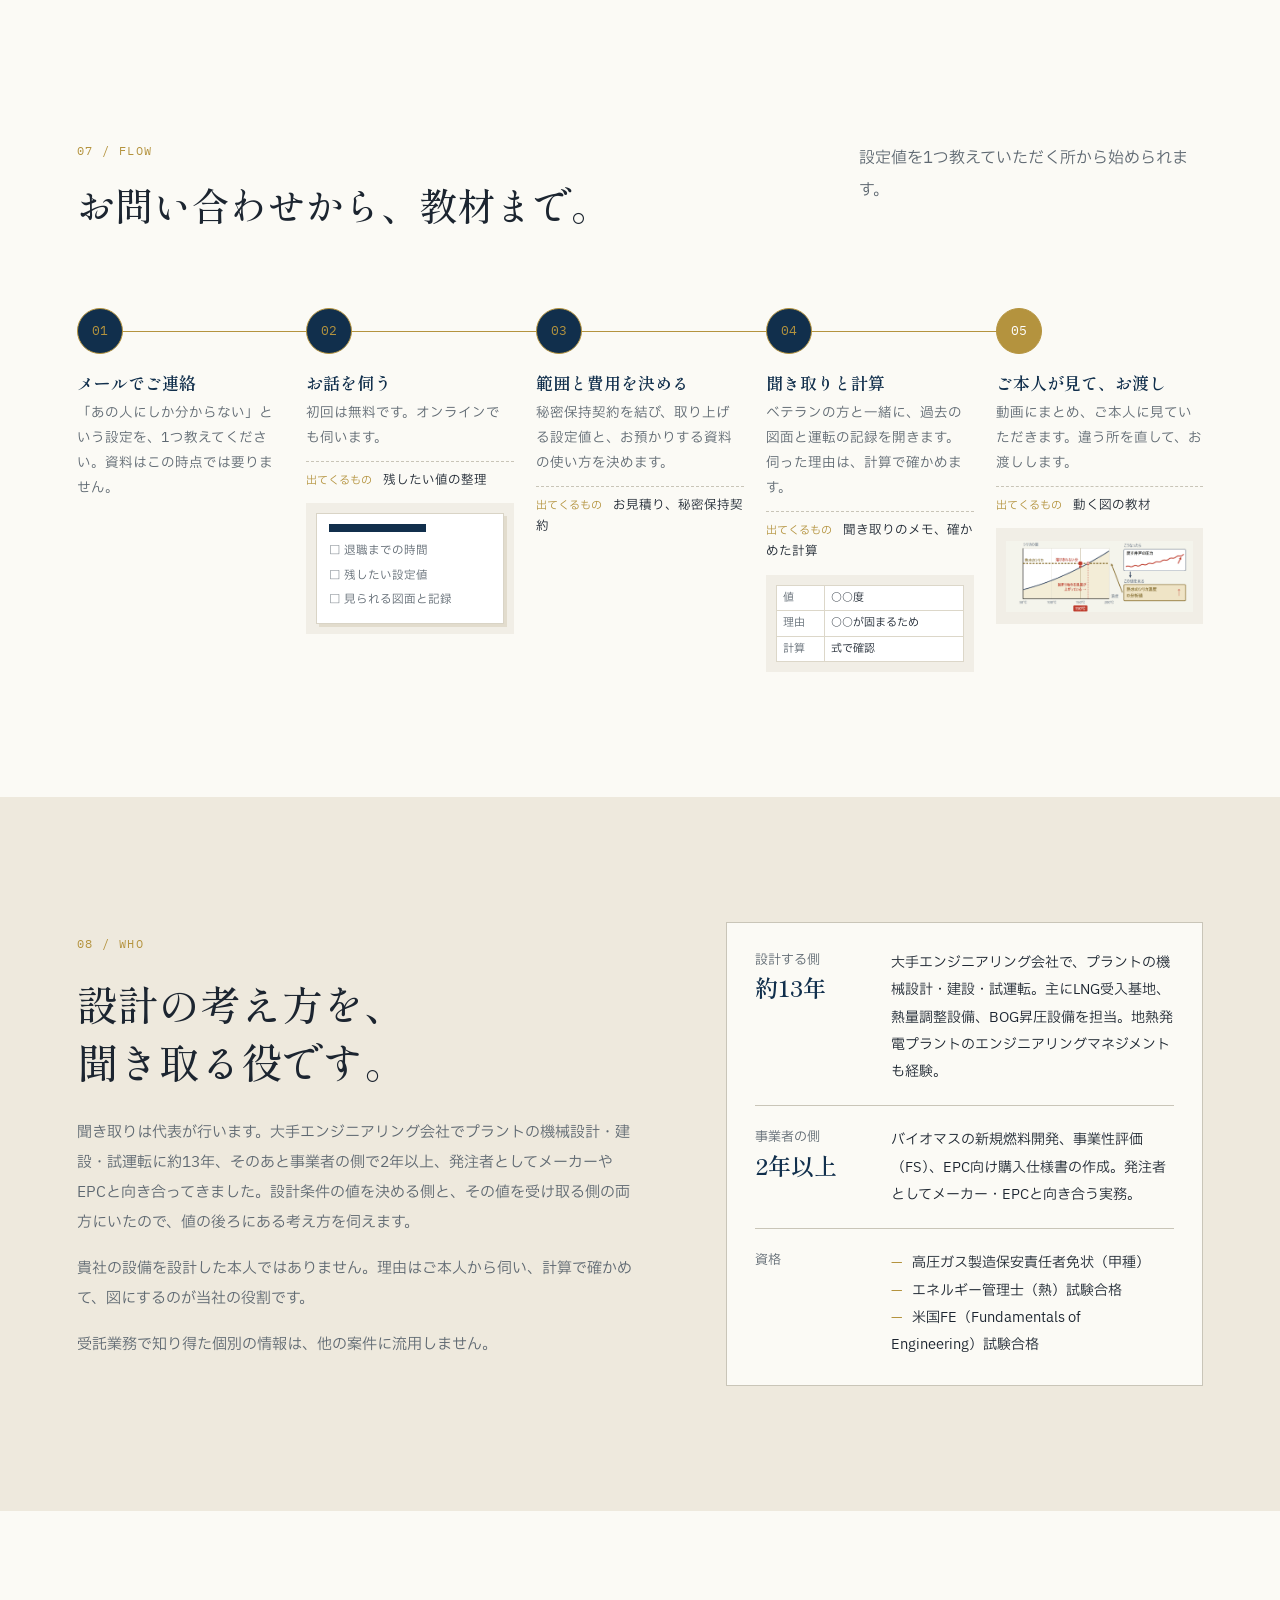
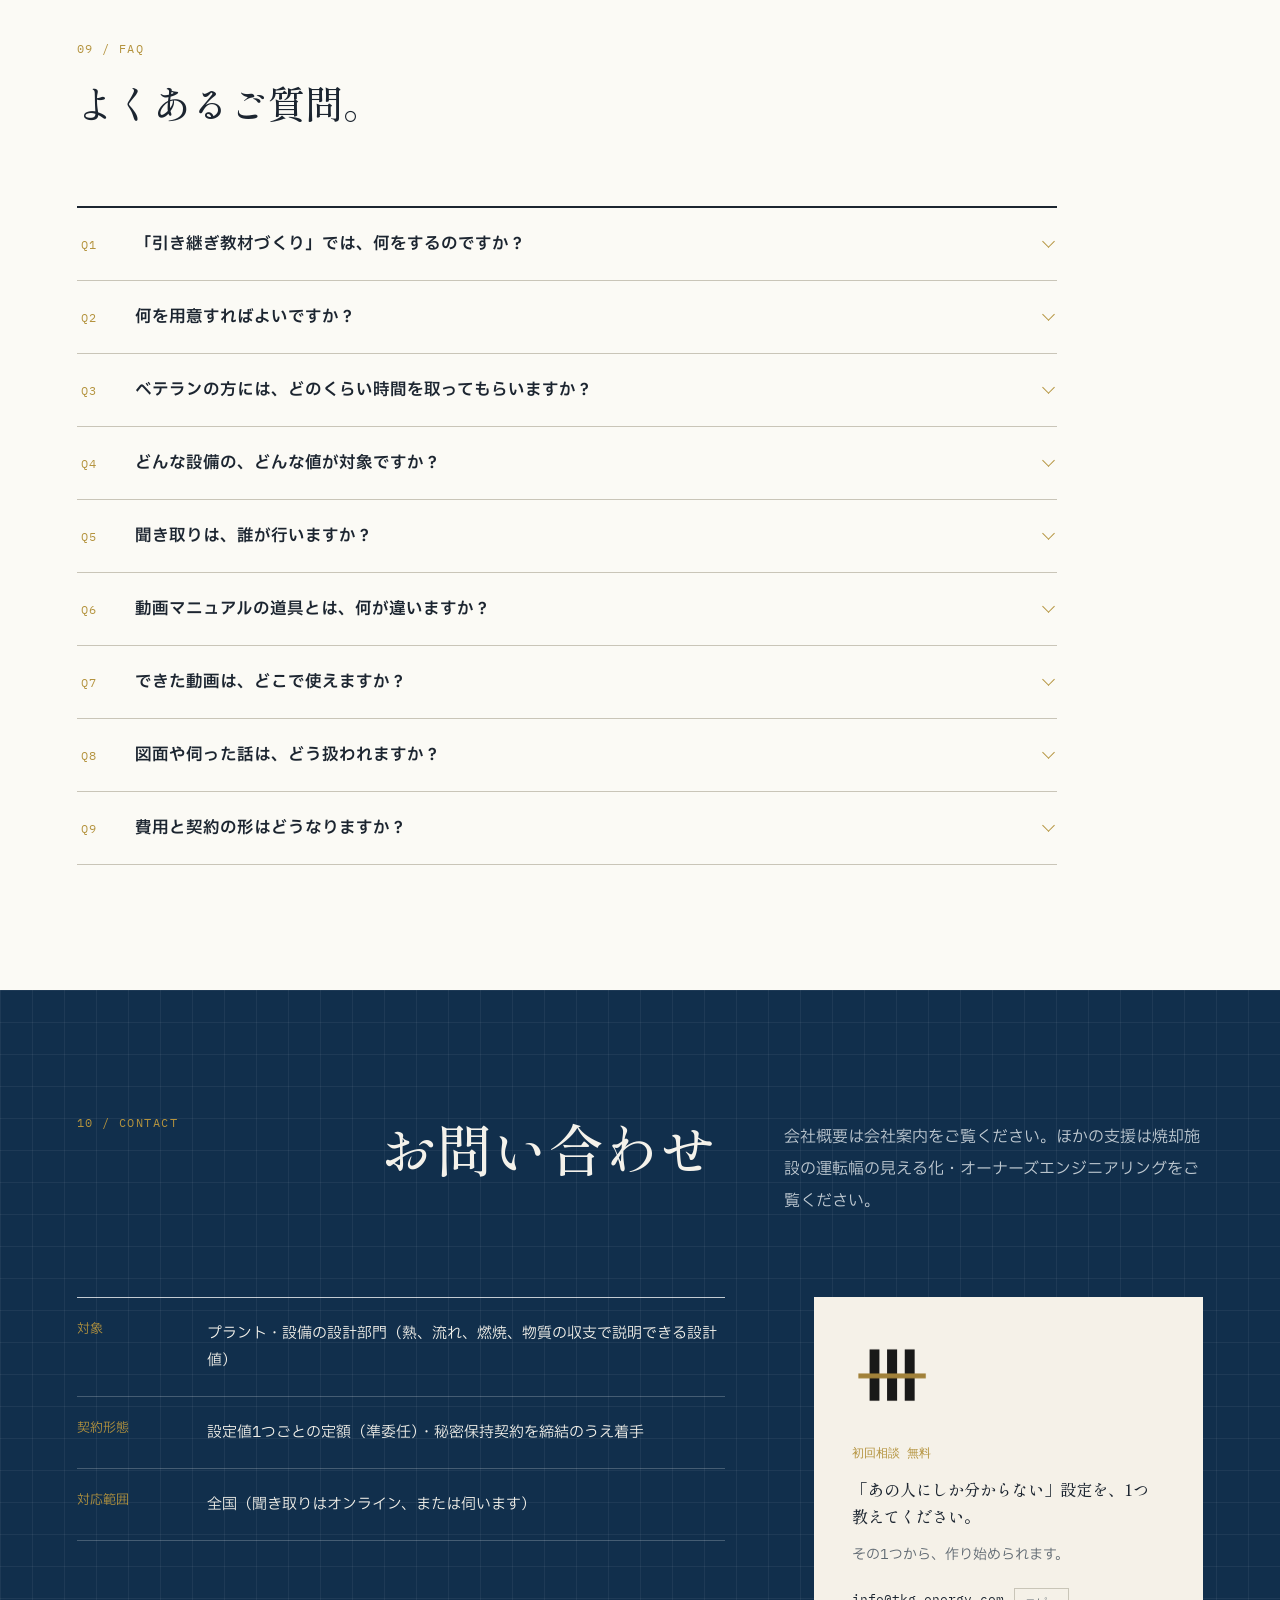
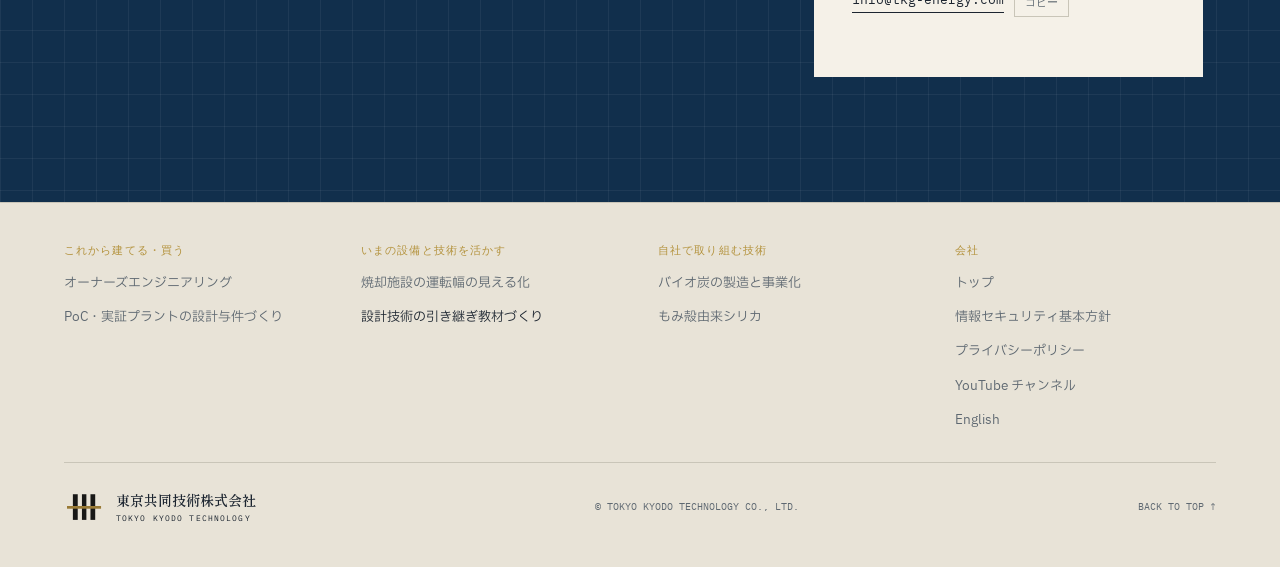
<file: handover.html>
<!DOCTYPE html>
<html lang="ja">
<head>
<meta charset="UTF-8">
<meta name="viewport" content="width=device-width, initial-scale=1">
<title>設計技術の引き継ぎ（技術伝承）教材づくり | 東京共同技術株式会社</title>
<meta name="description" content="プラントの設計部門をお持ちの会社さまへ。設計条件に書いた値の理由と、合わなくなったときに見る所と打つ手を、ベテランの方から聞き取り、計算で確かめて、数分の動く図の教材にまとめます。">
<meta property="og:type" content="article">
<meta property="og:site_name" content="東京共同技術株式会社">
<meta property="og:title" content="設計技術の引き継ぎ（技術伝承）教材づくり | 東京共同技術株式会社">
<meta property="og:description" content="設計条件に書いた値の理由と、合わなくなったときに見る所と打つ手を、数分の動く図の教材にまとめます。">
<meta property="og:url" content="https://www.tkg-energy.com/handover">
<meta property="og:image" content="https://www.tkg-energy.com/assets/ogp.jpg">
<meta property="og:image:width" content="1200">
<meta property="og:image:height" content="630">
<meta property="og:locale" content="ja_JP">
<meta name="twitter:card" content="summary_large_image">
<link rel="canonical" href="https://www.tkg-energy.com/handover">
<link rel="icon" type="image/svg+xml" href="assets/favicon.svg">
<link rel="stylesheet" href="assets/company.css?v=20261114">
<link rel="preconnect" href="https://fonts.googleapis.com">
<link rel="preconnect" href="https://fonts.gstatic.com" crossorigin>
<link rel="stylesheet" href="https://fonts.googleapis.com/css2?family=IBM+Plex+Mono:wght@400;500&amp;family=IBM+Plex+Sans+JP:wght@400;500;700&amp;family=Shippori+Mincho:wght@500;600;700&amp;display=swap">
<link rel="stylesheet" href="assets/oe-visual.css?v=20261114">
<link rel="stylesheet" href="assets/bp-hero.css?v=20261114">
<link rel="stylesheet" href="assets/site-enhance.css?v=20261114">
<link rel="stylesheet" href="assets/site-menu.css?v=20261114">
<script src="assets/nav.js?v=20261015" defer></script>
<script src="assets/motion.js?v=20261015g" defer></script>
<link rel="stylesheet" href="assets/service.css?v=20261114">
<link rel="stylesheet" href="assets/pilot.css?v=20261114">
<link rel="stylesheet" href="assets/incineration.css?v=20261114">
<link rel="stylesheet" href="assets/handover.css?v=20261114">
<link rel="stylesheet" href="assets/site-font.css?v=20261114">
<script type="application/ld+json">
{
  "@context": "https://schema.org",
  "@graph": [
    {
      "@type": "WebPage",
      "@id": "https://www.tkg-energy.com/handover#webpage",
      "url": "https://www.tkg-energy.com/handover",
      "name": "設計技術の引き継ぎ（技術伝承）教材づくり | 東京共同技術株式会社",
      "description": "プラントの設計部門をお持ちの会社さまへ。設計条件に書いた値の理由と、合わなくなったときに見る所と打つ手を、ベテランの方から聞き取り、計算で確かめて、数分の動く図の教材にまとめます。",
      "inLanguage": "ja",
      "isPartOf": {
        "@id": "https://www.tkg-energy.com/#website"
      },
      "breadcrumb": {
        "@id": "https://www.tkg-energy.com/handover#breadcrumb"
      },
      "mainEntity": {
        "@id": "https://www.tkg-energy.com/handover#service"
      }
    },
    {
      "@type": "Service",
      "@id": "https://www.tkg-energy.com/handover#service",
      "name": "設計技術の引き継ぎ教材づくり",
      "serviceType": "設計技術の引き継ぎ（技術伝承）教材の制作",
      "description": "設計条件に書いた値の理由と、合わなくなったときに見る所と打つ手を、ベテランの方から聞き取り、計算で確かめて、数分の動く図の教材にまとめます。",
      "url": "https://www.tkg-energy.com/handover",
      "provider": {
        "@type": "Organization",
        "@id": "https://www.tkg-energy.com/#organization",
        "name": "東京共同技術株式会社",
        "url": "https://www.tkg-energy.com/"
      },
      "areaServed": {
        "@type": "Country",
        "name": "日本"
      },
      "audience": {
        "@type": "BusinessAudience",
        "audienceType": "プラント・設備の設計部門をお持ちの事業者"
      }
    },
    {
      "@type": "BreadcrumbList",
      "@id": "https://www.tkg-energy.com/handover#breadcrumb",
      "itemListElement": [
        {
          "@type": "ListItem",
          "position": 1,
          "name": "ホーム",
          "item": "https://www.tkg-energy.com/"
        },
        {
          "@type": "ListItem",
          "position": 2,
          "name": "設計技術の引き継ぎ教材づくり",
          "item": "https://www.tkg-energy.com/handover"
        }
      ]
    },
    {
      "@type": "FAQPage",
      "@id": "https://www.tkg-energy.com/handover#faq",
      "mainEntity": [
        {
          "@type": "Question",
          "name": "「引き継ぎ教材づくり」では、何をするのですか？",
          "acceptedAnswer": {
            "@type": "Answer",
            "text": "設計条件に書いてある値について、なぜその値か、合わなくなったらどこを見るか、そのときどうするかを、ベテランの方から聞き取ります。伺った話を計算で確かめ、設定値1つにつき数分の動く図の動画にまとめます。"
          }
        },
        {
          "@type": "Question",
          "name": "何を用意すればよいですか？",
          "acceptedAnswer": {
            "@type": "Answer",
            "text": "最初のご連絡では、「あの人にしか分からない」という設定を1つ教えていただければ足ります。着手のあとは、その値に関わる図面と運転の記録を、ベテランの方と一緒に見せていただきます。"
          }
        },
        {
          "@type": "Question",
          "name": "ベテランの方には、どのくらい時間を取ってもらいますか？",
          "acceptedAnswer": {
            "@type": "Answer",
            "text": "設定値1つにつき、聞き取りと、できた動画の確認の2回です。"
          }
        },
        {
          "@type": "Question",
          "name": "どんな設備の、どんな値が対象ですか？",
          "acceptedAnswer": {
            "@type": "Answer",
            "text": "熱、流れ、燃焼、物質の収支で説明できる設計値です。ボイラ、熱交換器、配管、ガスの設備などが当たります。電気、制御のプログラム、土木・建築の設計値は専門外です。"
          }
        },
        {
          "@type": "Question",
          "name": "聞き取りは、誰が行いますか？",
          "acceptedAnswer": {
            "@type": "Answer",
            "text": "代表が行います。大手エンジニアリング会社でプラントの機械設計・建設・試運転に約13年、事業者の側で2年以上の経験があります。高圧ガス製造保安責任者免状（甲種）を持ち、エネルギー管理士（熱）試験と米国FE（Fundamentals of Engineering）試験に合格しています。"
          }
        },
        {
          "@type": "Question",
          "name": "動画マニュアルの道具とは、何が違いますか？",
          "acceptedAnswer": {
            "@type": "Answer",
            "text": "操作の手順を残すなら、市販の動画マニュアルの道具で足ります。当社が残すのは、図面に書いていない判断の筋道です。聞き取りと計算は、プラントの設計に携わってきた技術者が行います。"
          }
        },
        {
          "@type": "Question",
          "name": "できた動画は、どこで使えますか？",
          "acceptedAnswer": {
            "@type": "Answer",
            "text": "貴社の中だけで使うものとしてお渡しします。当社が公開したり、ほかの会社に見せたりすることはありません。"
          }
        },
        {
          "@type": "Question",
          "name": "図面や伺った話は、どう扱われますか？",
          "acceptedAnswer": {
            "@type": "Answer",
            "text": "秘密保持契約を結んでからお預かりします。ご了解なしに外部のAIサービスへ入れません。どの資料を何に使うかは、最初に一緒に決めます。受託業務で知り得た個別の情報は、他の案件に流用しません。"
          }
        },
        {
          "@type": "Question",
          "name": "費用と契約の形はどうなりますか？",
          "acceptedAnswer": {
            "@type": "Answer",
            "text": "設定値1つごとの定額で、準委任契約です。初回のご相談は無料です。全国に対応しており、聞き取りはオンラインでも伺います。"
          }
        }
      ]
    }
  ]
}
</script>
</head>
<body class="antialiased svc-page">
<main>
<header class="site-header">
  <a class="brand" href="./" aria-label="東京共同技術株式会社 トップ">
    <img src="assets/logo.png" alt="東京共同技術株式会社 ロゴ">
    <span>東京共同技術株式会社<small>TOKYO KYODO TECHNOLOGY</small></span>
  </a>
  <nav aria-label="メインナビゲーション">
    <a href="#promise">当社の約束</a>
    <a href="#steps">3段の型</a>
    <a href="#sample">見本の動画</a>
    <a href="#check">チェックシート</a>
    <a href="#flow">ご相談の流れ</a>
    <a href="./">会社トップ</a>
    <a class="nav-cta" href="#contact">お問い合わせ</a>
  </nav>
</header>

<section class="bp-hero" id="top">
  <div class="bp-stage" aria-hidden="true">
    <div class="bp-grid"></div>
    <img class="bp-layer bp-far" src="assets/hero-bp-far.jpg?v=1" alt="" width="1536" height="1024" decoding="async">
    <span class="bp-near" hidden></span><!-- 近景の絵は使わない。motion.js が .bp-near を前提にしているため空要素を置く -->
    <div class="bp-shade"></div>
  </div>
  <div class="bp-copy">
    <p class="bp-eyebrow">DESIGN KNOW-HOW / HANDOVER</p>
    <h1><span class="bp-kw">設計技術の引き継ぎ教材づくり</span><span>ベテランの判断を、</span><span>動く図の教材に。</span></h1>
    <p class="bp-lead">プラントの設計部門をお持ちの会社さまへ。設計条件に書いてある値の理由と、合わなくなったときに見る所と打つ手を、ベテランの方から聞き取り、計算で確かめて、数分の動く図にまとめます。</p>
    <div class="bp-actions">
      <a class="primary" href="#sample">見本の動画を見る</a>
      <a class="secondary" href="#check">チェックシートを試す</a>
    </div>
  </div>
  <a class="bp-scroll" href="#voices">SCROLL</a>
</section>

<section class="section scope" id="voices">
  <div class="compact-heading">
    <div><span>01 / VOICES</span><h2>設計部門で、こんな声はありませんか。</h2></div>
  </div>
  <div class="svc-cases">
    <article>
      <figure><img src="assets/ho-voice1.jpg?v=20261114" alt="だれも座っていない設計室の椅子と、背に掛かった上着。机には老眼鏡と丸めた図面とファイル" width="960" height="640" loading="lazy" decoding="async"></figure>
      <span>VOICE 01</span><h3>設計した人が、<br>あと数年で退職する</h3><p>値の理由を説明できる人がいなくなる</p>
    </article>
    <article>
      <figure><img src="assets/ho-voice2.jpg?v=20261114" alt="広げた図面と設計条件の表。表の欄を虫めがねでのぞく手" width="960" height="640" loading="lazy" decoding="async"></figure>
      <span>VOICE 02</span><h3>図面はあるのに、<br>"なぜ"が書いていない</h3><p>残っているのは決めた値だけ</p>
    </article>
    <article>
      <figure><img src="assets/ho-voice3.jpg?v=20261114" alt="設計条件の表の欄の上で、書き込む直前で止まった鉛筆を持つ手" width="960" height="640" loading="lazy" decoding="async"></figure>
      <span>VOICE 03</span><h3>この値、<br>変えてもいい？</h3><p>後任が判断できない</p>
    </article>
    <article>
      <figure><img src="assets/ho-voice4.jpg?v=20261114" alt="数行で止まった書きかけのノートと、高く積まれた書類の山、置き時計" width="960" height="640" loading="lazy" decoding="async"></figure>
      <span>VOICE 04</span><h3>引き継ぎ書を書く時間が、<br>本人にない</h3><p>口で伝えた話は残らない</p>
    </article>
  </div>
</section>

<section class="section scope" id="promise">
  <div class="compact-heading">
    <div><span>02 / WHY TKG</span><h2>当社にできないことと、<span class="nw">だからお約束すること。</span></h2></div>
    <p>できないことを先に書き、そのうえでお約束することを並べました。</p>
  </div>
  <ol class="svc-promise">
    <li>
      <div>
        <span class="pr-no">PROMISE</span>
        <p class="pr-fact">貴社の設備を設計したのは、当社ではありません。</p>
        <span class="pr-so">だから</span>
        <h3>理由はご本人から伺い、<br>できた動画をご本人に見てもらいます。</h3>
        <p class="pr-body">過去の図面と運転の記録を一緒に開き、値を1つずつ伺います。まとめた動画はご本人に見ていただき、違う所を直してからお渡しします。</p>
      </div>
      <figure class="svc-win">
        <figcaption>聞き取りのメモ<em>見本・概数</em></figcaption>
        <div class="wb why">
          <div><b>値</b><span>熱水を地下へ戻す温度　150度</span></div>
          <div><b>伺った理由</b><span>これより冷やすと、シリカが固まって配管と井戸に付く</span></div>
          <div><b>見る所</b><span>戻す井戸の圧力、熱水のシリカ濃度</span></div>
          <div><b>本人確認</b><span>できた動画をご本人が見て、違う所を直す</span></div>
        </div>
      </figure>
    </li>
    <li>
      <div>
        <span class="pr-no">PROMISE</span>
        <p class="pr-fact">伺った話を、そのまま絵にする立場ではありません。</p>
        <span class="pr-so">だから</span>
        <h3>聞いた理由を、<br>計算で確かめます。</h3>
        <p class="pr-body">たとえば「この温度より下げると固まる」という話なら、溶解度の式に当てはめて、線がどこに来るかを確かめます。計算と話が合わない所は、もう一度伺います。</p>
      </div>
      <figure class="svc-win">
        <figcaption>伺った値と、計算の線<em>見本</em></figcaption>
        <div class="wb">
          <svg viewBox="0 0 320 150" aria-hidden="true">
            <rect class="band" x="34" y="10" width="181" height="118"/>
            <path class="ax" d="M34 10V128H312"/>
            <path class="ax" d="M215 62V128"/>
            <path class="ln" d="M34 112C110 100 200 70 310 26"/>
            <path class="ln2" d="M34 62H310"/>
            <text x="228" y="22">溶けていられる量</text>
            <text x="40" y="26">ここまで冷やすと固まる</text>
            <text x="40" y="56">熱水に溶けている量</text>
            <text x="38" y="144">温度 →</text>
            <text x="196" y="144">固まり始め</text>
          </svg>
        </div>
      </figure>
    </li>
    <li>
      <div>
        <span class="pr-no">PROMISE</span>
        <p class="pr-fact">映像の制作会社ではありません。</p>
        <span class="pr-so">だから</span>
        <h3>残すのは操作の手順ではなく、<br>判断の筋道です。</h3>
        <p class="pr-body">操作の手順を残すだけなら、市販の動画マニュアルの道具で足ります。当社が作るのは、なぜこの値か、合わなくなったらどこを見るか、そのときどうするか、です。聞き取りと図づくりは、プラントの設計に携わってきた技術者が行います。</p>
      </div>
      <figure class="svc-win">
        <figcaption>残すものの違い</figcaption>
        <div class="wb">
          <table>
            <tr><th>残すもの</th><th>手順の動画</th><th>当社の教材</th></tr>
            <tr><td>操作の手順</td><td>○</td><td>—</td></tr>
            <tr><td>値の理由</td><td>—</td><td class="hl">○</td></tr>
            <tr><td>合わなくなったら見る所</td><td>—</td><td class="hl">○</td></tr>
            <tr><td>打つ手と順番</td><td>—</td><td class="hl">○</td></tr>
          </table>
        </div>
      </figure>
    </li>
    <li>
      <div>
        <span class="pr-no">PROMISE</span>
        <p class="pr-fact">この仕事は始めたばかりで、お見せできる納入例はまだありません。</p>
        <span class="pr-so">だから</span>
        <h3>見本の動画を公開し、<br>設定値1つから始めます。</h3>
        <p class="pr-body">見本は、公開されている技術の知識だけで作りました。まず1つ作り、続けるかどうかは、それを見て決めていただけます。</p>
      </div>
      <figure class="svc-win">
        <figcaption>見本の動画<em>約6分</em></figcaption>
        <div class="wb ho-thumb"><img src="assets/ho-sample.jpg?v=20261114" alt="見本の動画の表紙。ベテランの判断を、後任に残せるか" width="1280" height="720" loading="lazy"></div>
      </figure>
    </li>
  </ol>
</section>

<section class="section scope blueprint" id="steps">
  <div class="compact-heading">
    <div><span>03 / THREE STEPS</span><h2><span class="nw">1つの値を、</span><span class="nw">3段で残す。</span></h2></div>
    <p>設計条件に書いてあるのは、決めた値です。その後ろにある3つを、1つの値ごとに図にします。</p>
  </div>
  <ol class="ho-steps">
    <li><small>STEP 01</small><h3>なぜ、この値か</h3><p>値を決めた理由と、越えると何が起きるか。</p></li>
    <li><small>STEP 02</small><h3>こうなったら、どこを見るか</h3><p>値が合わなくなってきたとき、最初に見る計測値や分析値。</p></li>
    <li><small>STEP 03</small><h3>そのとき、どうするか</h3><p>打つ手と、その順番。</p></li>
  </ol>
  <p class="ho-ex-lead">見本の動画で取り上げた、3つの例です。</p>
  <ol class="ho-ex">
    <li>
      <figure class="svc-win">
        <figcaption>見本の動画から<em>例1</em></figcaption>
        <div class="wb"><img src="assets/ho-ex1.jpg?v=20261114" alt="焼却炉のボイラの断面と排ガスの流れ。管の厚みの減り方が速くなったら、管に当たる前の排ガスの温度を見る" width="1760" height="662" loading="lazy" decoding="async"></div>
      </figure>
      <div>
        <div class="ex-head"><small>EXAMPLE 01</small><h3>焼却炉のボイラ</h3><p>蒸気の温度　400度</p></div>
        <dl>
          <div><dt>なぜ、この値か</dt><dd>管が熱くなると、灰の中の塩が溶けて、管を速く削るから</dd></div>
          <div><dt>どこを見るか</dt><dd>管の減り方が速くなったら、管に当たる前の排ガスの温度</dd></div>
          <div><dt>どうするか</dt><dd>手前の煙道の灰を落とす。次に炉を止めるとき、管の厚みを測る点を増やす</dd></div>
        </dl>
      </div>
    </li>
    <li>
      <figure class="svc-win">
        <figcaption>見本の動画から<em>例2</em></figcaption>
        <div class="wb"><img src="assets/ho-ex2.jpg?v=20261114" alt="木のチップを燃やす炉。草やわらを混ぜると灰が低い温度で溶けて固まり、空気の通り道をふさぐ。燃料を変えるときは灰の分析値を見る" width="1760" height="662" loading="lazy" decoding="async"></div>
      </figure>
      <div>
        <div class="ex-head"><small>EXAMPLE 02</small><h3>木のチップを燃やすボイラ</h3><p>炉の温度の上限　1000度</p></div>
        <dl>
          <div><dt>なぜ、この値か</dt><dd>灰が溶け始める手前に引いた線だから</dd></div>
          <div><dt>どこを見るか</dt><dd>燃料を変えるとき、灰の分析値。カリウムの量と、溶け始める温度</dd></div>
          <div><dt>どうするか</dt><dd>混ぜる割合を減らす。足りなければ、炉の温度の上限を下げる</dd></div>
        </dl>
      </div>
    </li>
    <li>
      <figure class="svc-win">
        <figcaption>見本の動画から<em>例3</em></figcaption>
        <div class="wb"><img src="assets/ho-ex3.jpg?v=20261114" alt="温度とシリカが溶けていられる量の図。戻す井戸の圧力が上がってきたら、熱水のシリカ濃度の分析値を見る" width="1760" height="662" loading="lazy" decoding="async"></div>
      </figure>
      <div>
        <div class="ex-head"><small>EXAMPLE 03</small><h3>地熱発電所</h3><p>熱水を地下へ戻す温度　150度</p></div>
        <dl>
          <div><dt>なぜ、この値か</dt><dd>シリカが固まり始める手前に引いた線だから</dd></div>
          <div><dt>どこを見るか</dt><dd>戻す井戸の圧力が上がってきたら、熱水のシリカ濃度の分析値</dd></div>
          <div><dt>どうするか</dt><dd>戻す温度の設定を上げる。足りなければ、熱水のpHを下げる</dd></div>
        </dl>
      </div>
    </li>
  </ol>
  <p class="svc-note">数値は、説明のための概数です。3つとも、公開されている技術の知識だけで作りました。</p>
</section>

<section class="section method" id="sample">
  <div class="compact-heading">
    <div><span>04 / SAMPLE</span><h2>見本の動画。</h2></div>
    <p>上の3つの例を、6分の動画にまとめました。お渡しする教材は、この形です。</p>
  </div>
  <div class="ho-sample">
    <figure class="ho-video">
      <a href="https://youtu.be/_lV6uBoCn3Q" target="_blank" rel="noopener" aria-label="見本の動画を YouTube で見る（新しいタブで開きます）">
        <img src="assets/ho-sample.jpg?v=20261114" alt="見本の動画の表紙。ベテランの判断を、後任に残せるか。なぜこの値か、どこを見るか、どうするか" width="1280" height="720" loading="lazy" decoding="async">
        <span class="play" aria-hidden="true"></span>
      </a>
      <figcaption>ベテランの判断を、後任に残せるか（約6分）。押すと YouTube で開きます。</figcaption>
    </figure>
    <div class="pp-extras">
      <div class="pp-x">
        <small>お渡しするもの</small>
        <b>動く図の教材</b>
        <p>設定値1つにつき、数分の動画です。貴社の中だけで使うものとしてお渡しします。</p>
      </div>
      <div class="pp-x">
        <b>台本と、確かめた計算のメモ</b>
        <ul class="ck"><li>動画で話している文</li><li>理由を確かめた計算</li></ul>
        <p>動画とあわせて、文書でも残します。</p>
      </div>
    </div>
  </div>
</section>

<section class="section scope" id="check">
  <div class="compact-heading">
    <div><span>05 / CHECK SHEET</span><h2><span class="nw">自社の設計の"なぜ"を、</span><span class="nw">説明できますか。</span></h2></div>
  </div>
  <div class="pp-check">
    <aside class="pp-meter">
      <svg viewBox="0 0 120 120" aria-hidden="true"><circle class="bg" cx="60" cy="60" r="50"/><circle class="fg" id="check-ring" cx="60" cy="60" r="50" pathLength="100" stroke-dasharray="0 100"/></svg>
      <div class="pp-meter-num"><b id="check-done">0</b><span>/ 10</span></div>
      <p class="pp-meter-no">「いいえ」<b id="check-no">0</b> 問</p>
      <p class="svc-result" id="check-result" aria-live="polite">答えると、ここに結果が出ます。</p>
      <p class="pp-meter-note">回答はこのページの中だけで数え、どこにも送られません。</p>
    </aside>
    <ol id="checklist" class="pp-qs">
      <li class="grp" aria-hidden="true">値の理由</li>
      <li><span>主な設計条件の値について、なぜその値かを説明できる人が2人以上いる</span><div class="yn"></div></li>
      <li><span>値を決めたときの根拠（計算、実績、過去の不具合）が、文書で残っている</span><div class="yn"></div></li>
      <li><span>余裕を見込んだ値について、何に対する余裕かが分かっている</span><div class="yn"></div></li>
      <li class="grp" aria-hidden="true">合わなくなったとき</li>
      <li><span>設定値が実態と合わなくなってきたとき、最初にどの計測値や分析値を見るかが決まっている</span><div class="yn"></div></li>
      <li><span>変えてよい範囲と、変えてはいけない理由が、後任に伝わっている</span><div class="yn"></div></li>
      <li><span>過去の不具合と、そのとき打った手を、設備ごとにたどれる</span><div class="yn"></div></li>
      <li><span>燃料や原料が変わるとき、設計条件のどの値を見直すかが分かっている</span><div class="yn"></div></li>
      <li class="grp" aria-hidden="true">人と引き継ぎ</li>
      <li><span>いちばん詳しい人が退職する時期と、それまでに残す項目の一覧がある</span><div class="yn"></div></li>
      <li><span>引き継ぎの資料は、新しく入った人が1人で読んで理解できる</span><div class="yn"></div></li>
      <li><span>引き継ぎに使う時間が、本人の仕事の中に取ってある</span><div class="yn"></div></li>
    </ol>
  </div>
</section>

<section class="section scope" id="data">
  <div class="compact-heading">
    <div><span>06 / DATA &amp; COST</span><h2><span class="nw">先に、</span><span class="nw">お答えしておくこと。</span></h2></div>
  </div>
  <div class="svc-two">
    <article>
      <span>DATA</span>
      <h3>お預かりする図面と、伺ったお話は、外に出しません。</h3>
      <p>ほかの会社の仕事に流用しません。できた動画を当社が公開することもありません。図面や伺ったお話は、ご了解なしに外部のAIサービスへ入れません。どの資料を何に使うかは、最初に一緒に決めます。秘密保持契約を結んでから着手します。</p>
    </article>
    <article>
      <span>COST</span>
      <h3>設定値1つごとの定額です。</h3>
      <p>まず1つ作り、続けるかどうかは、それを見て決めていただけます。</p>
    </article>
  </div>
</section>

<section class="section method" id="flow">
  <div class="compact-heading">
    <div><span>07 / FLOW</span><h2>お問い合わせから、<span class="nw">教材まで。</span></h2></div>
    <p>設定値を1つ教えていただく所から始められます。</p>
  </div>
  <ol class="svc-flow">
    <li><span class="no">01</span><h3>メールでご連絡</h3><p>「あの人にしか分からない」という設定を、1つ教えてください。資料はこの時点では要りません。</p></li>
    <li><span class="no">02</span><h3>お話を伺う</h3><p>初回は無料です。オンラインでも伺います。</p><span class="get">残したい値の整理</span>
      <div class="mini inc-s-memo" aria-hidden="true"><div><i class="t"></i><p>□ 退職までの時間</p><p>□ 残したい設定値</p><p>□ 見られる図面と記録</p></div></div></li>
    <li><span class="no">03</span><h3>範囲と費用を決める</h3><p>秘密保持契約を結び、取り上げる設定値と、お預かりする資料の使い方を決めます。</p><span class="get">お見積り、秘密保持契約</span></li>
    <li><span class="no">04</span><h3>聞き取りと計算</h3><p>ベテランの方と一緒に、過去の図面と運転の記録を開きます。伺った理由は、計算で確かめます。</p><span class="get">聞き取りのメモ、確かめた計算</span>
      <div class="mini" aria-hidden="true"><table class="ho-memo"><tr><th>値</th><td>○○度</td></tr><tr><th>理由</th><td>○○が固まるため</td></tr><tr><th>計算</th><td>式で確認</td></tr></table></div></li>
    <li class="goal"><span class="no">05</span><h3>ご本人が見て、お渡し</h3><p>動画にまとめ、ご本人に見ていただきます。違う所を直して、お渡しします。</p><span class="get">動く図の教材</span>
      <div class="mini" aria-hidden="true"><img src="assets/ho-ex3.jpg?v=20261114" alt="" loading="lazy"></div></li>
  </ol>
</section>

<section class="section rd-section" id="principal">
  <div class="rd-copy">
    <span>08 / WHO</span>
    <h2>設計の考え方を、<br>聞き取る役です。</h2>
    <p>聞き取りは代表が行います。大手エンジニアリング会社でプラントの機械設計・建設・試運転に約13年、そのあと事業者の側で2年以上、発注者としてメーカーやEPCと向き合ってきました。設計条件の値を決める側と、その値を受け取る側の両方にいたので、値の後ろにある考え方を伺えます。</p>
    <p>貴社の設備を設計した本人ではありません。理由はご本人から伺い、計算で確かめて、図にするのが当社の役割です。</p>
    <p>受託業務で知り得た個別の情報は、他の案件に流用しません。</p>
  </div>
  <dl class="ho-who" aria-label="代表の経歴と資格">
    <div><dt>設計する側<b>約13年</b></dt><dd>大手エンジニアリング会社で、プラントの機械設計・建設・試運転。主にLNG受入基地、熱量調整設備、BOG昇圧設備を担当。地熱発電プラントのエンジニアリングマネジメントも経験。</dd></div>
    <div><dt>事業者の側<b>2年以上</b></dt><dd>バイオマスの新規燃料開発、事業性評価（FS）、EPC向け購入仕様書の作成。発注者としてメーカー・EPCと向き合う実務。</dd></div>
    <div><dt>資格</dt><dd><ul><li>高圧ガス製造保安責任者免状（甲種）</li><li>エネルギー管理士（熱）試験合格</li><li>米国FE（Fundamentals of Engineering）試験合格</li></ul></dd></div>
  </dl>
</section>

<section class="section scope" id="faq">
  <div class="compact-heading">
    <div><span>09 / FAQ</span><h2>よくあるご質問。</h2></div>
  </div>
  <div class="faq-list">
    <details>
      <summary><span class="faq-q">Q1</span><h3>「引き継ぎ教材づくり」では、何をするのですか？</h3></summary>
      <div class="faq-a"><p>設計条件に書いてある値について、なぜその値か、合わなくなったらどこを見るか、そのときどうするかを、ベテランの方から聞き取ります。伺った話を計算で確かめ、設定値1つにつき数分の動く図の動画にまとめます。</p></div>
    </details>
    <details>
      <summary><span class="faq-q">Q2</span><h3>何を用意すればよいですか？</h3></summary>
      <div class="faq-a"><p>最初のご連絡では、「あの人にしか分からない」という設定を1つ教えていただければ足ります。着手のあとは、その値に関わる図面と運転の記録を、ベテランの方と一緒に見せていただきます。</p></div>
    </details>
    <details>
      <summary><span class="faq-q">Q3</span><h3>ベテランの方には、どのくらい時間を取ってもらいますか？</h3></summary>
      <div class="faq-a"><p>設定値1つにつき、聞き取りと、できた動画の確認の2回です。</p></div>
    </details>
    <details>
      <summary><span class="faq-q">Q4</span><h3>どんな設備の、どんな値が対象ですか？</h3></summary>
      <div class="faq-a"><p>熱、流れ、燃焼、物質の収支で説明できる設計値です。ボイラ、熱交換器、配管、ガスの設備などが当たります。電気、制御のプログラム、土木・建築の設計値は専門外です。</p></div>
    </details>
    <details>
      <summary><span class="faq-q">Q5</span><h3>聞き取りは、誰が行いますか？</h3></summary>
      <div class="faq-a"><p>代表が行います。大手エンジニアリング会社でプラントの機械設計・建設・試運転に約13年、事業者の側で2年以上の経験があります。高圧ガス製造保安責任者免状（甲種）を持ち、エネルギー管理士（熱）試験と米国FE（Fundamentals of Engineering）試験に合格しています。</p></div>
    </details>
    <details>
      <summary><span class="faq-q">Q6</span><h3>動画マニュアルの道具とは、何が違いますか？</h3></summary>
      <div class="faq-a"><p>操作の手順を残すなら、市販の動画マニュアルの道具で足ります。当社が残すのは、図面に書いていない判断の筋道です。聞き取りと計算は、プラントの設計に携わってきた技術者が行います。</p></div>
    </details>
    <details>
      <summary><span class="faq-q">Q7</span><h3>できた動画は、どこで使えますか？</h3></summary>
      <div class="faq-a"><p>貴社の中だけで使うものとしてお渡しします。当社が公開したり、ほかの会社に見せたりすることはありません。</p></div>
    </details>
    <details>
      <summary><span class="faq-q">Q8</span><h3>図面や伺った話は、どう扱われますか？</h3></summary>
      <div class="faq-a"><p>秘密保持契約を結んでからお預かりします。ご了解なしに外部のAIサービスへ入れません。どの資料を何に使うかは、最初に一緒に決めます。受託業務で知り得た個別の情報は、他の案件に流用しません。取扱いの方針は<a href="security-policy">情報セキュリティ基本方針</a>に定めています。</p></div>
    </details>
    <details>
      <summary><span class="faq-q">Q9</span><h3>費用と契約の形はどうなりますか？</h3></summary>
      <div class="faq-a"><p>設定値1つごとの定額で、準委任契約です。初回のご相談は無料です。全国に対応しており、聞き取りはオンラインでも伺います。</p></div>
    </details>
  </div>
</section>

<section class="section company blueprint" id="contact">
  <div class="section-heading">
    <span>10 / CONTACT</span><h2>お問い合わせ</h2>
    <p>会社概要は<a href="./#company">会社案内</a>をご覧ください。ほかの支援は<a href="incineration">焼却施設の運転幅の見える化</a>・<a href="owners-engineering">オーナーズエンジニアリング</a>をご覧ください。</p>
  </div>
  <div class="company-grid">
    <dl>
      <div><dt>対象</dt><dd>プラント・設備の設計部門（熱、流れ、燃焼、物質の収支で説明できる設計値）</dd></div>
      <div><dt>契約形態</dt><dd>設定値1つごとの定額（準委任）・秘密保持契約を締結のうえ着手</dd></div>
      <div><dt>対応範囲</dt><dd>全国（聞き取りはオンライン、または伺います）</dd></div>
    </dl>
    <div class="contact-card">
      <img src="assets/logo.png" alt="">
      <span>初回相談 無料</span>
      <h3>「あの人にしか分からない」設定を、1つ教えてください。</h3>
      <p>その1つから、作り始められます。</p>
      <div class="contact-email-row">
        <a href="mailto:info@tkg-energy.com">info@tkg-energy.com</a>
        <button type="button" class="copy-email" data-email="info@tkg-energy.com" aria-label="メールアドレスをコピー">コピー</button>
      </div>
      <p class="copy-note" aria-live="polite"></p>
    </div>
  </div>
</section>

<footer class="footer">
  <div class="footer-links footer-groups" role="navigation" aria-label="サイト内リンク">
    <div><b>これから建てる・買う</b><a href="owners-engineering">オーナーズエンジニアリング</a><a href="pilot-plant">PoC・実証プラントの設計与件づくり</a></div>
    <div><b>いまの設備と技術を活かす</b><a href="incineration">焼却施設の運転幅の見える化</a><a href="handover" aria-current="page">設計技術の引き継ぎ教材づくり</a></div>
    <div><b>自社で取り組む技術</b><a href="biochar">バイオ炭の製造と事業化</a><a href="silica">もみ殻由来シリカ</a></div>
    <div><b>会社</b><a href="./">トップ</a><a href="security-policy">情報セキュリティ基本方針</a><a href="privacy-policy">プライバシーポリシー</a><a href="https://www.youtube.com/@TokyoKyodoTechnology" target="_blank" rel="noopener">YouTube チャンネル</a><a href="en" lang="en" hreflang="en">English</a></div>
  </div>
  <div class="footer-brand">
    <img src="assets/logo.png" alt="">
    <p>東京共同技術株式会社<small>TOKYO KYODO TECHNOLOGY</small></p>
  </div>
  <p>© TOKYO KYODO TECHNOLOGY CO., LTD.</p>
  <a href="#top">BACK TO TOP ↑</a>
</footer>
</main>

<script>
window.SVC_CHECK_MESSAGES = {
  many: function(no){ return '「いいえ」が' + no + '問ありました。値の理由が、特定の方の頭の中にしかない状態かもしれません。その方が会社にいる間に、一度ご相談ください。'; },
  few: function(no){ return '「いいえ」は' + no + '問でした。理由まで残せている設計部門です。「いいえ」の残った項目だけを教材にすることもできます。'; }
};
</script>
<script src="assets/service.js?v=20261106b" defer></script>
</body>
</html>
</file>
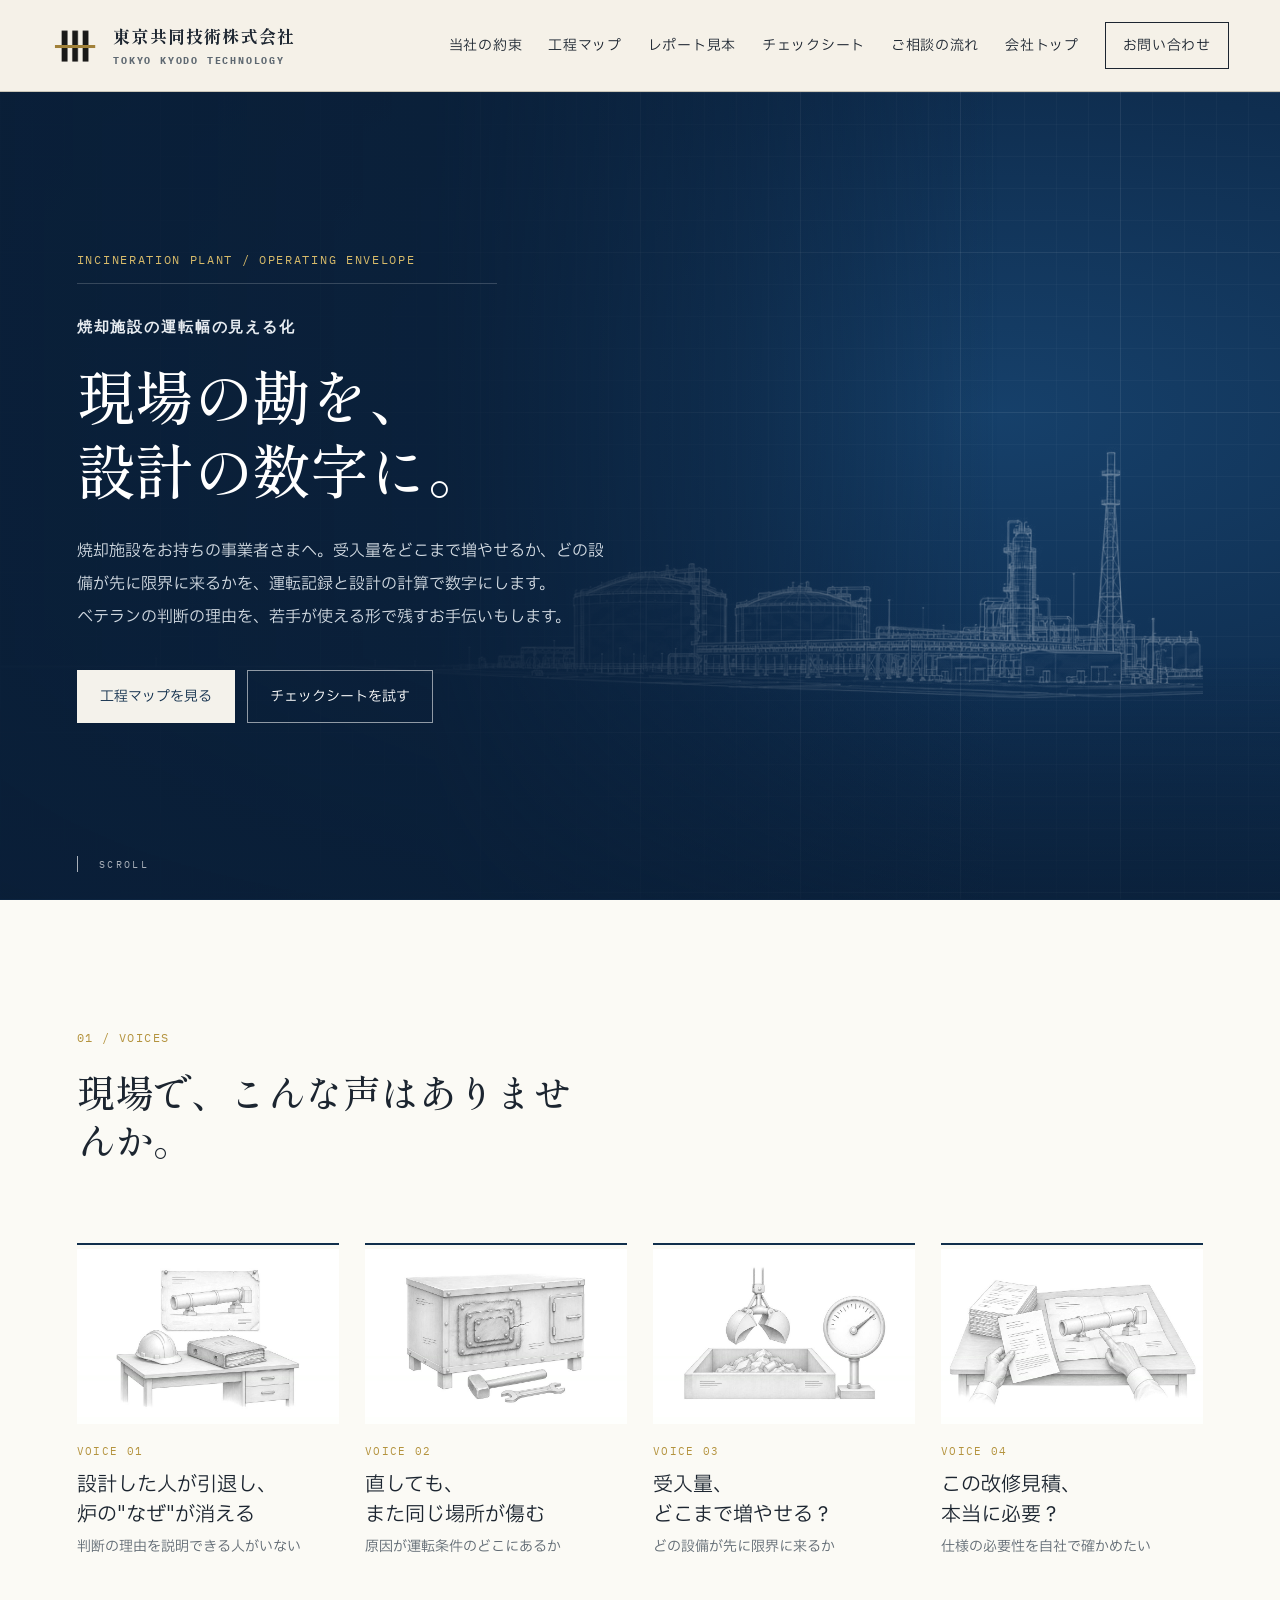
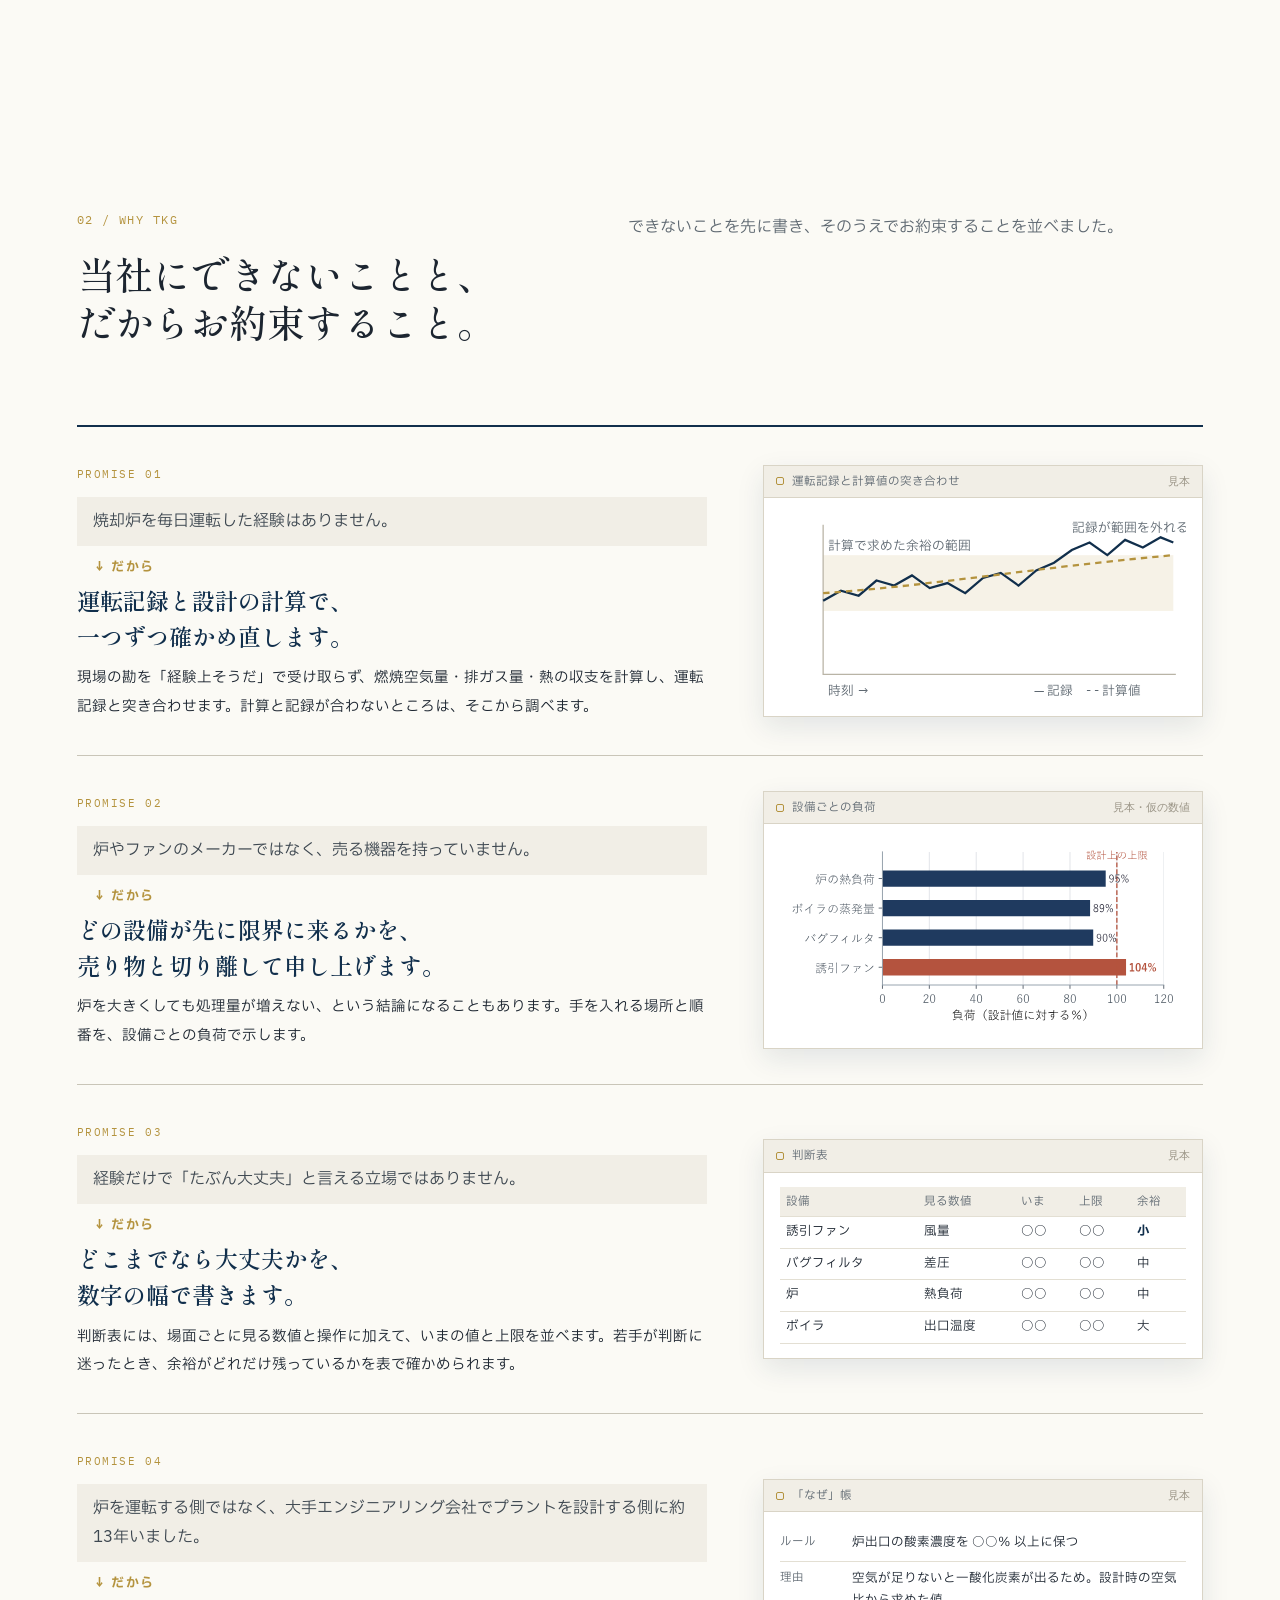
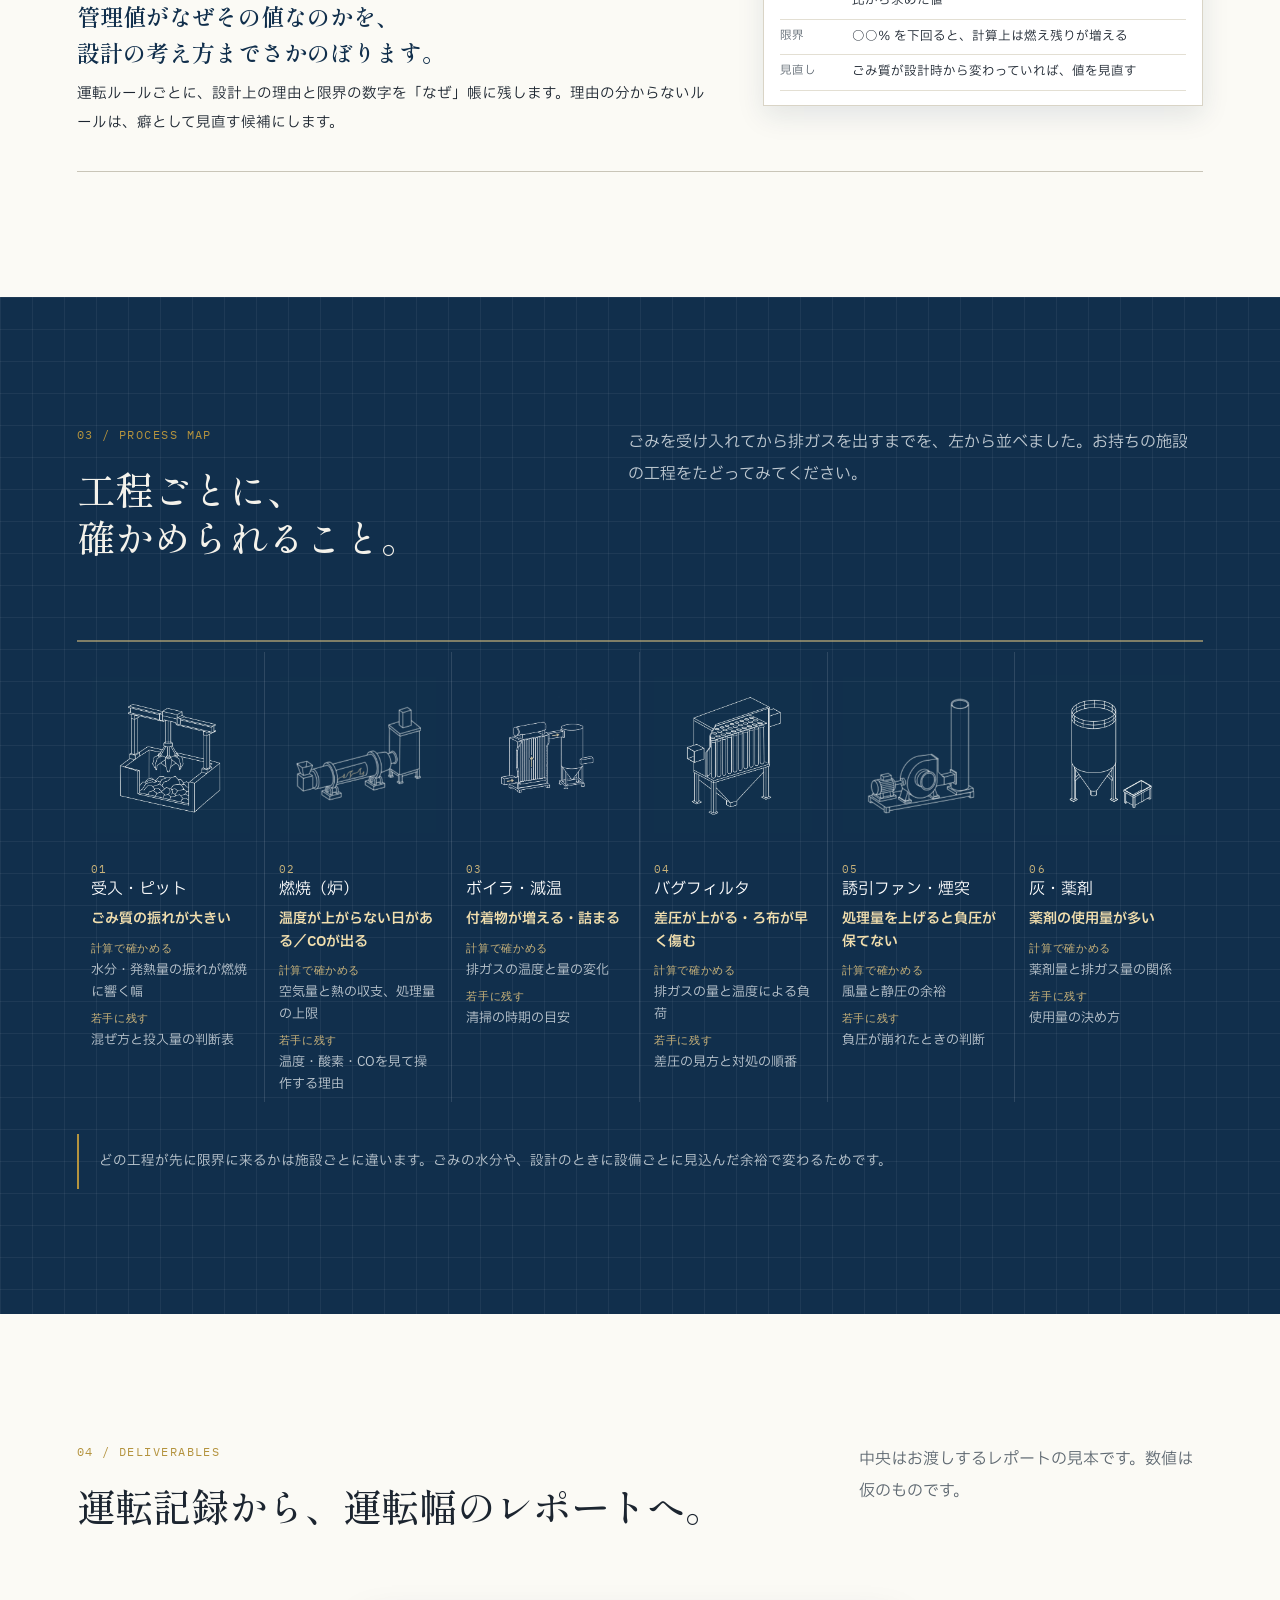
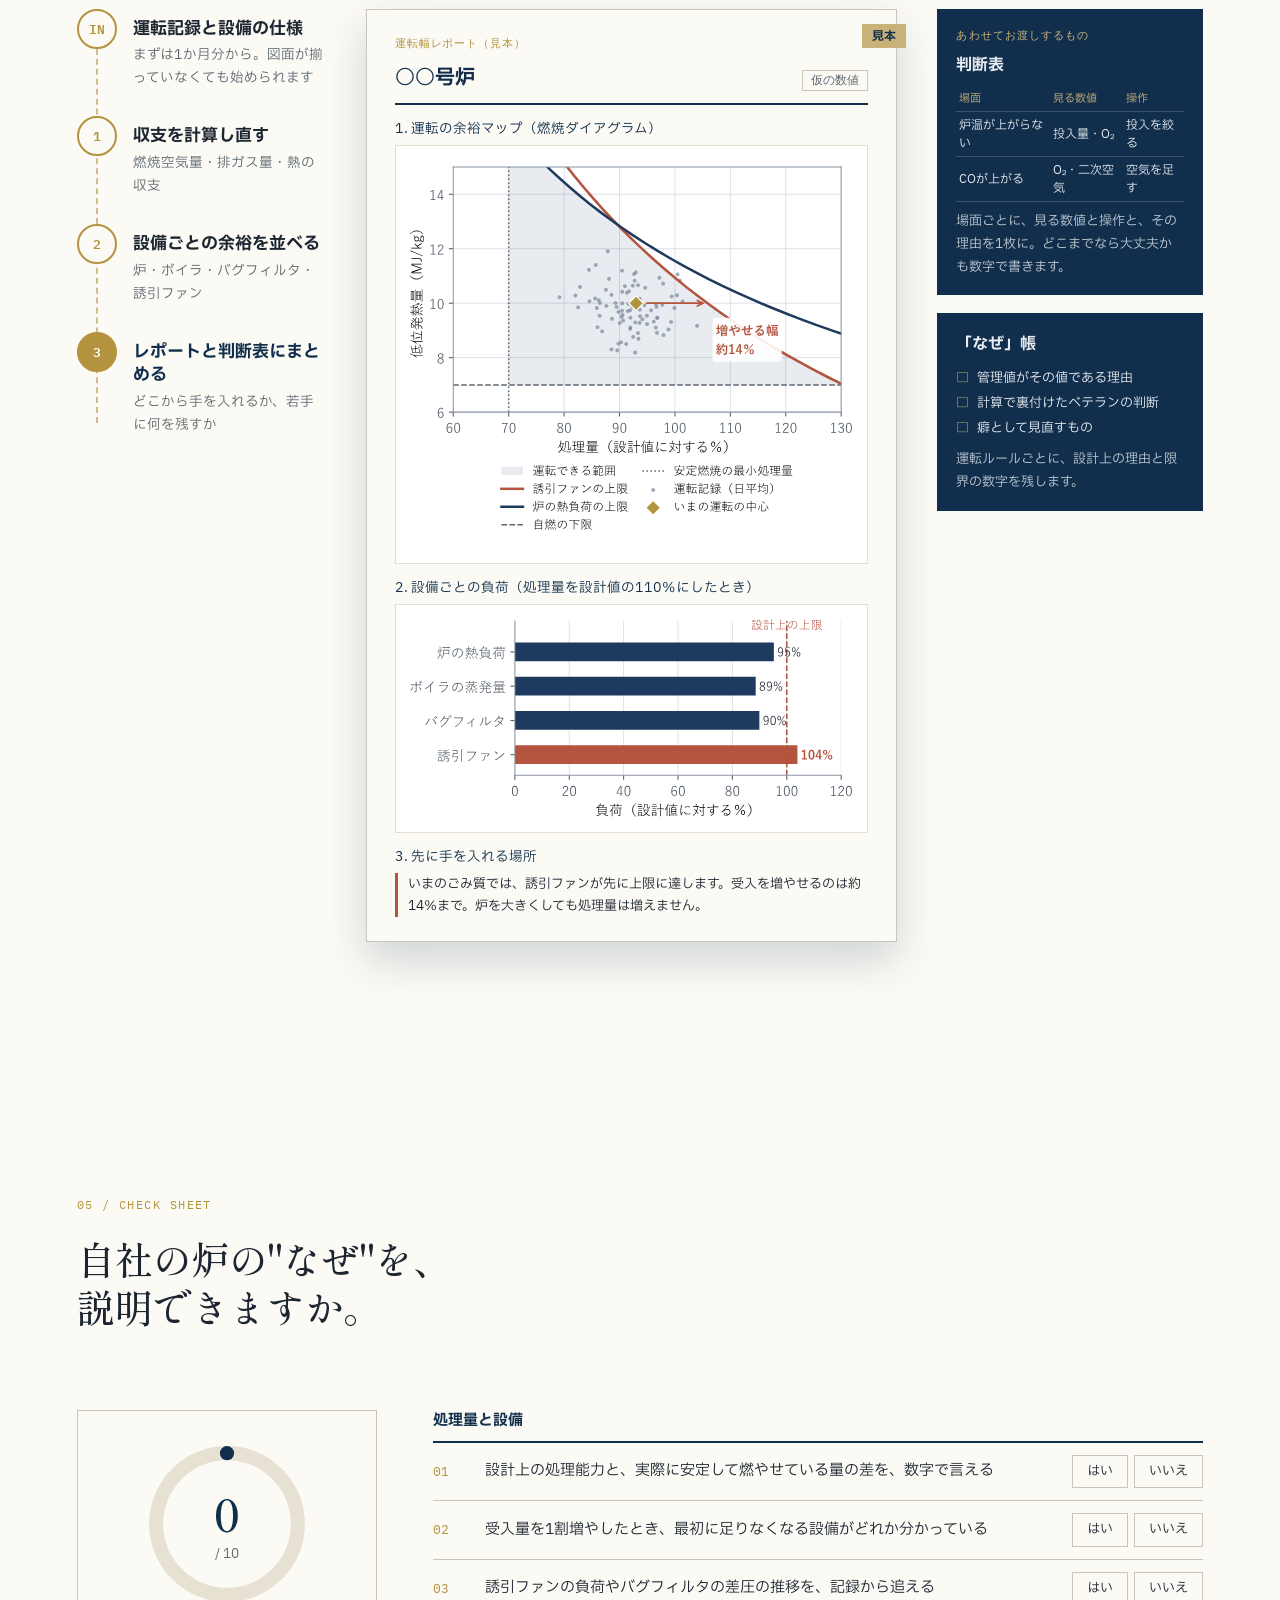
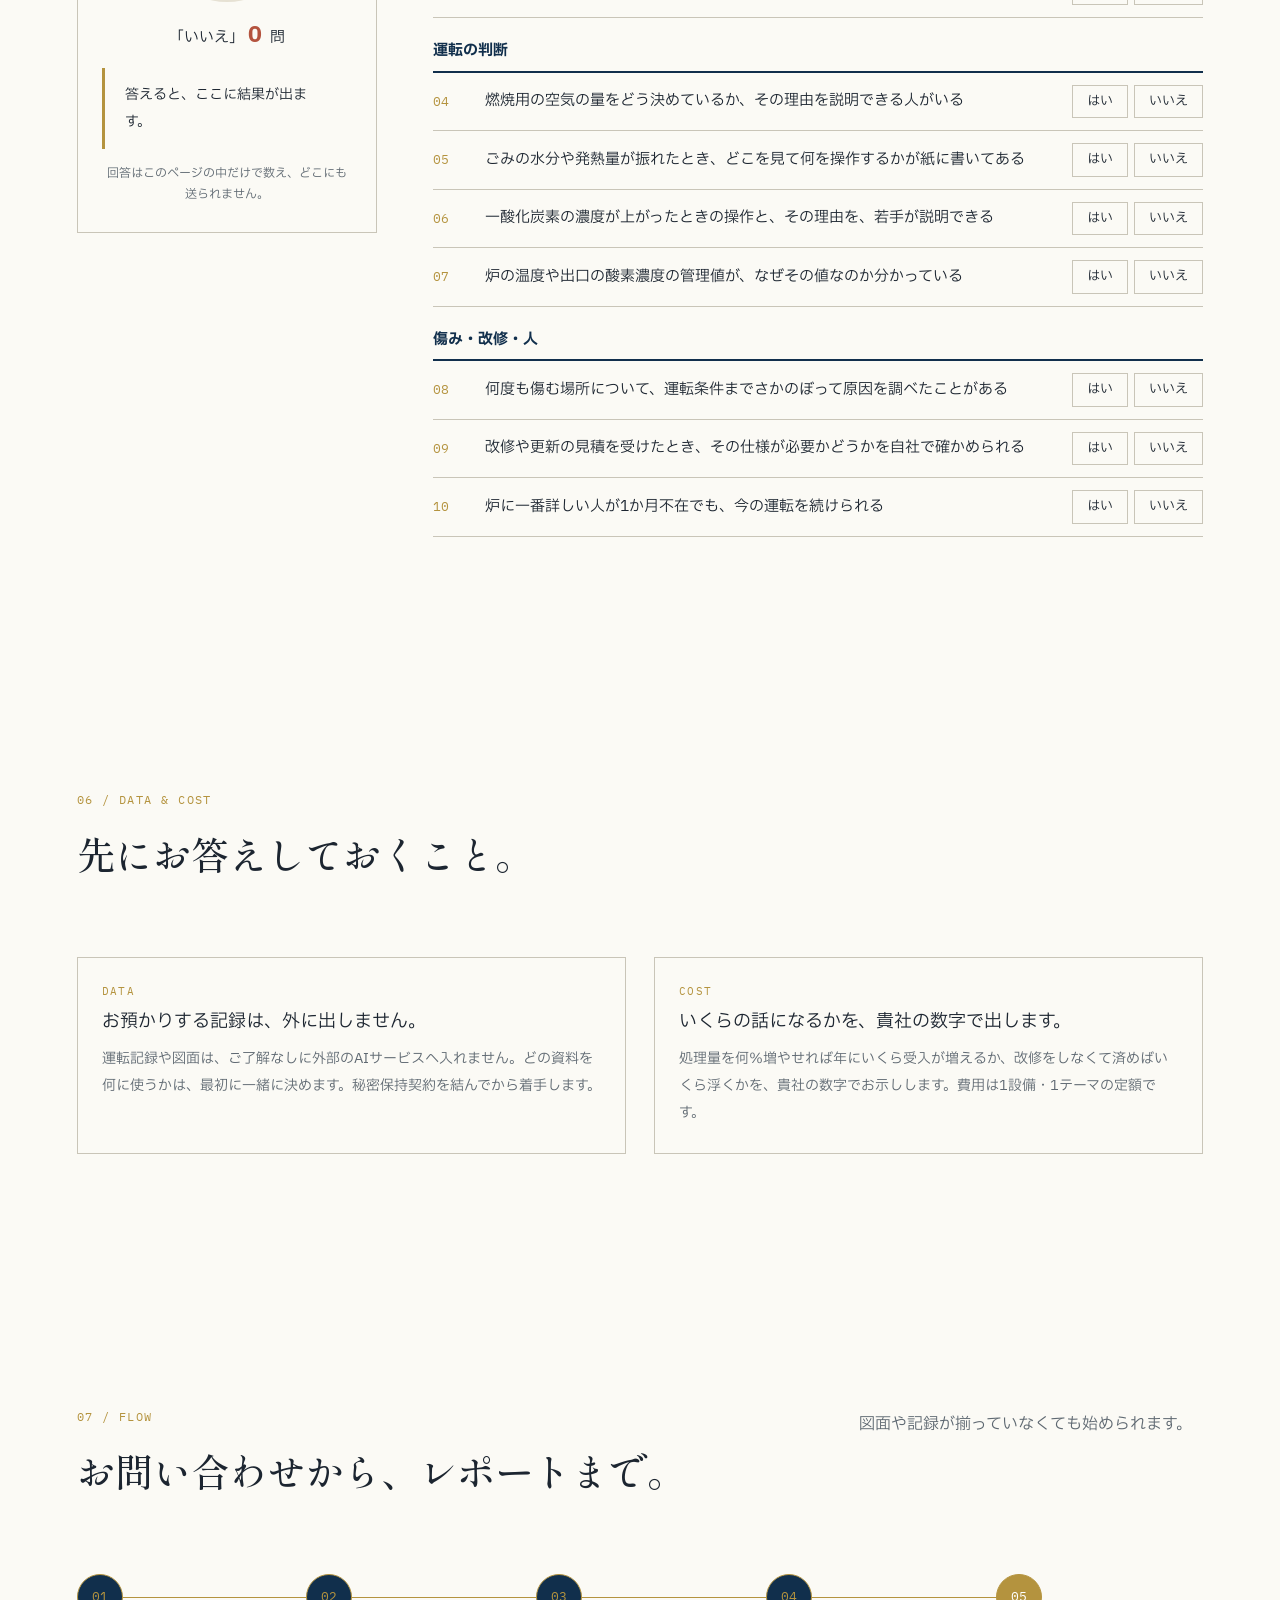
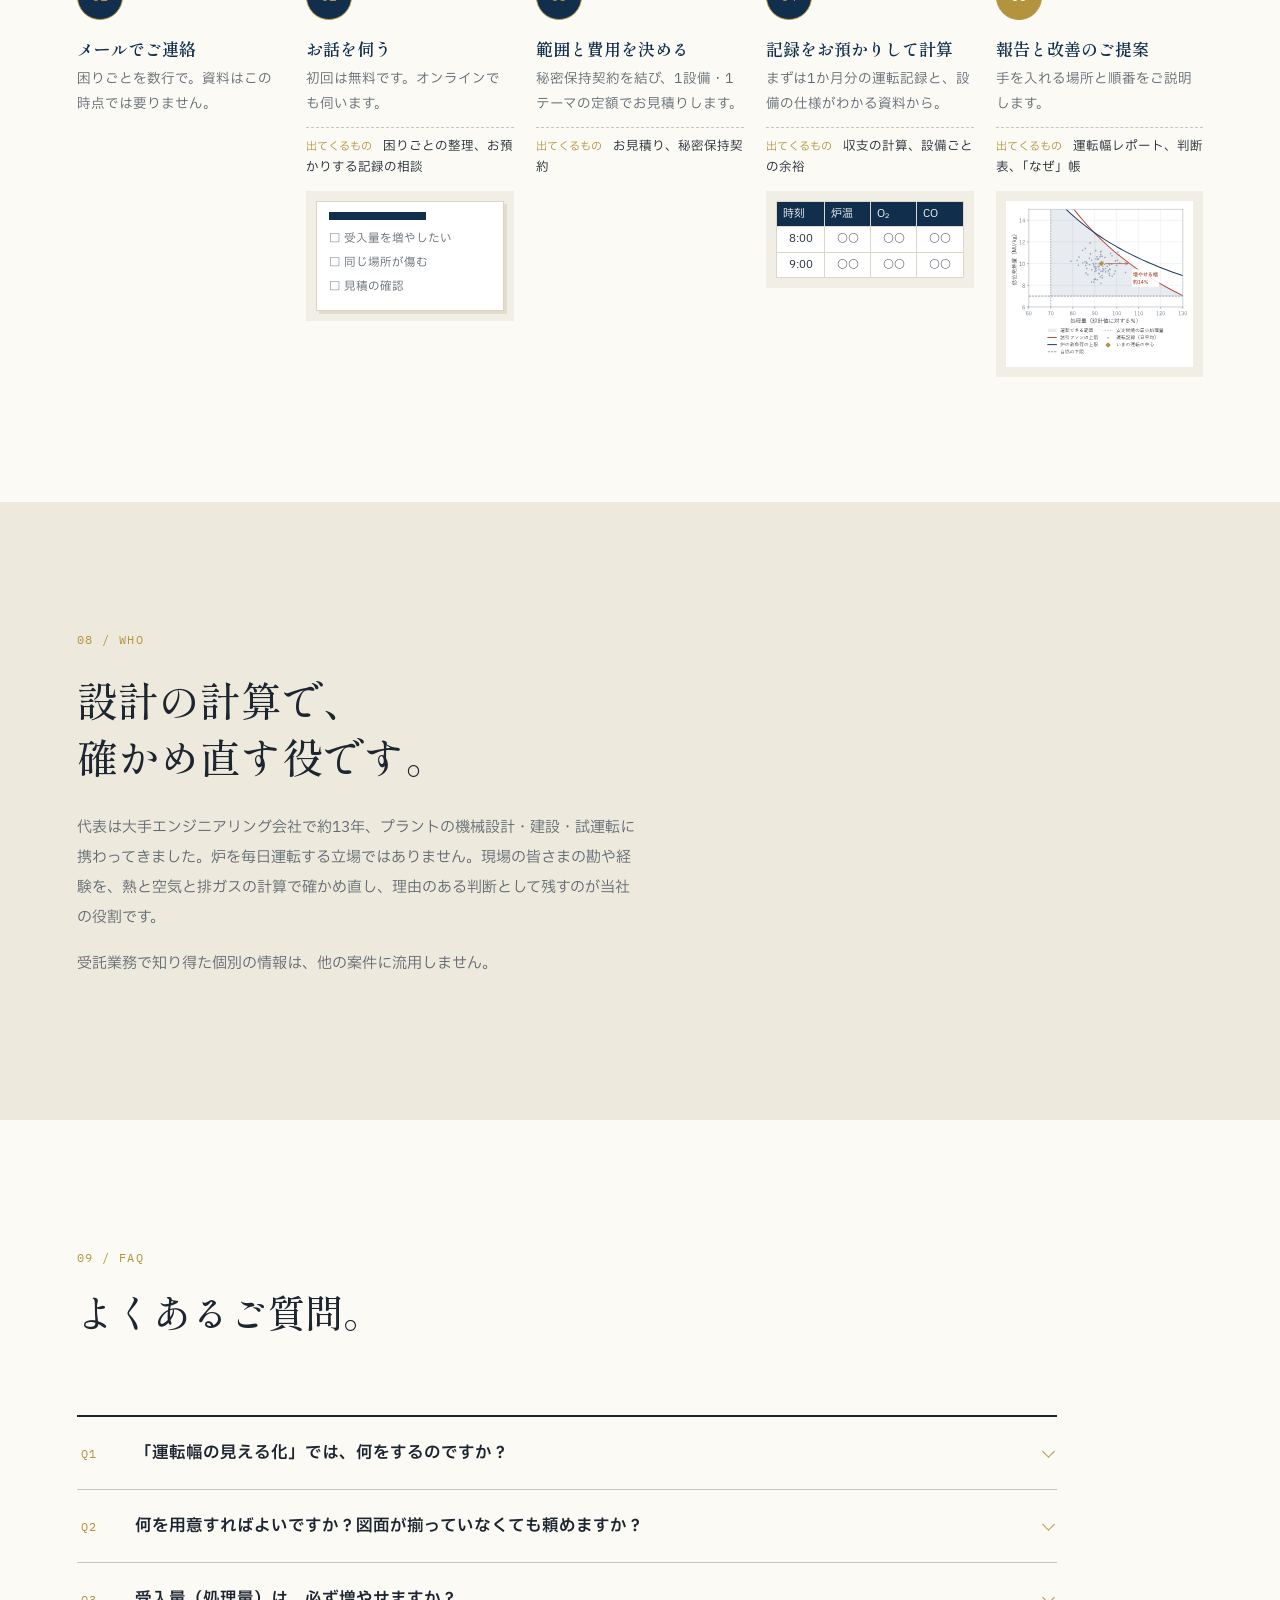
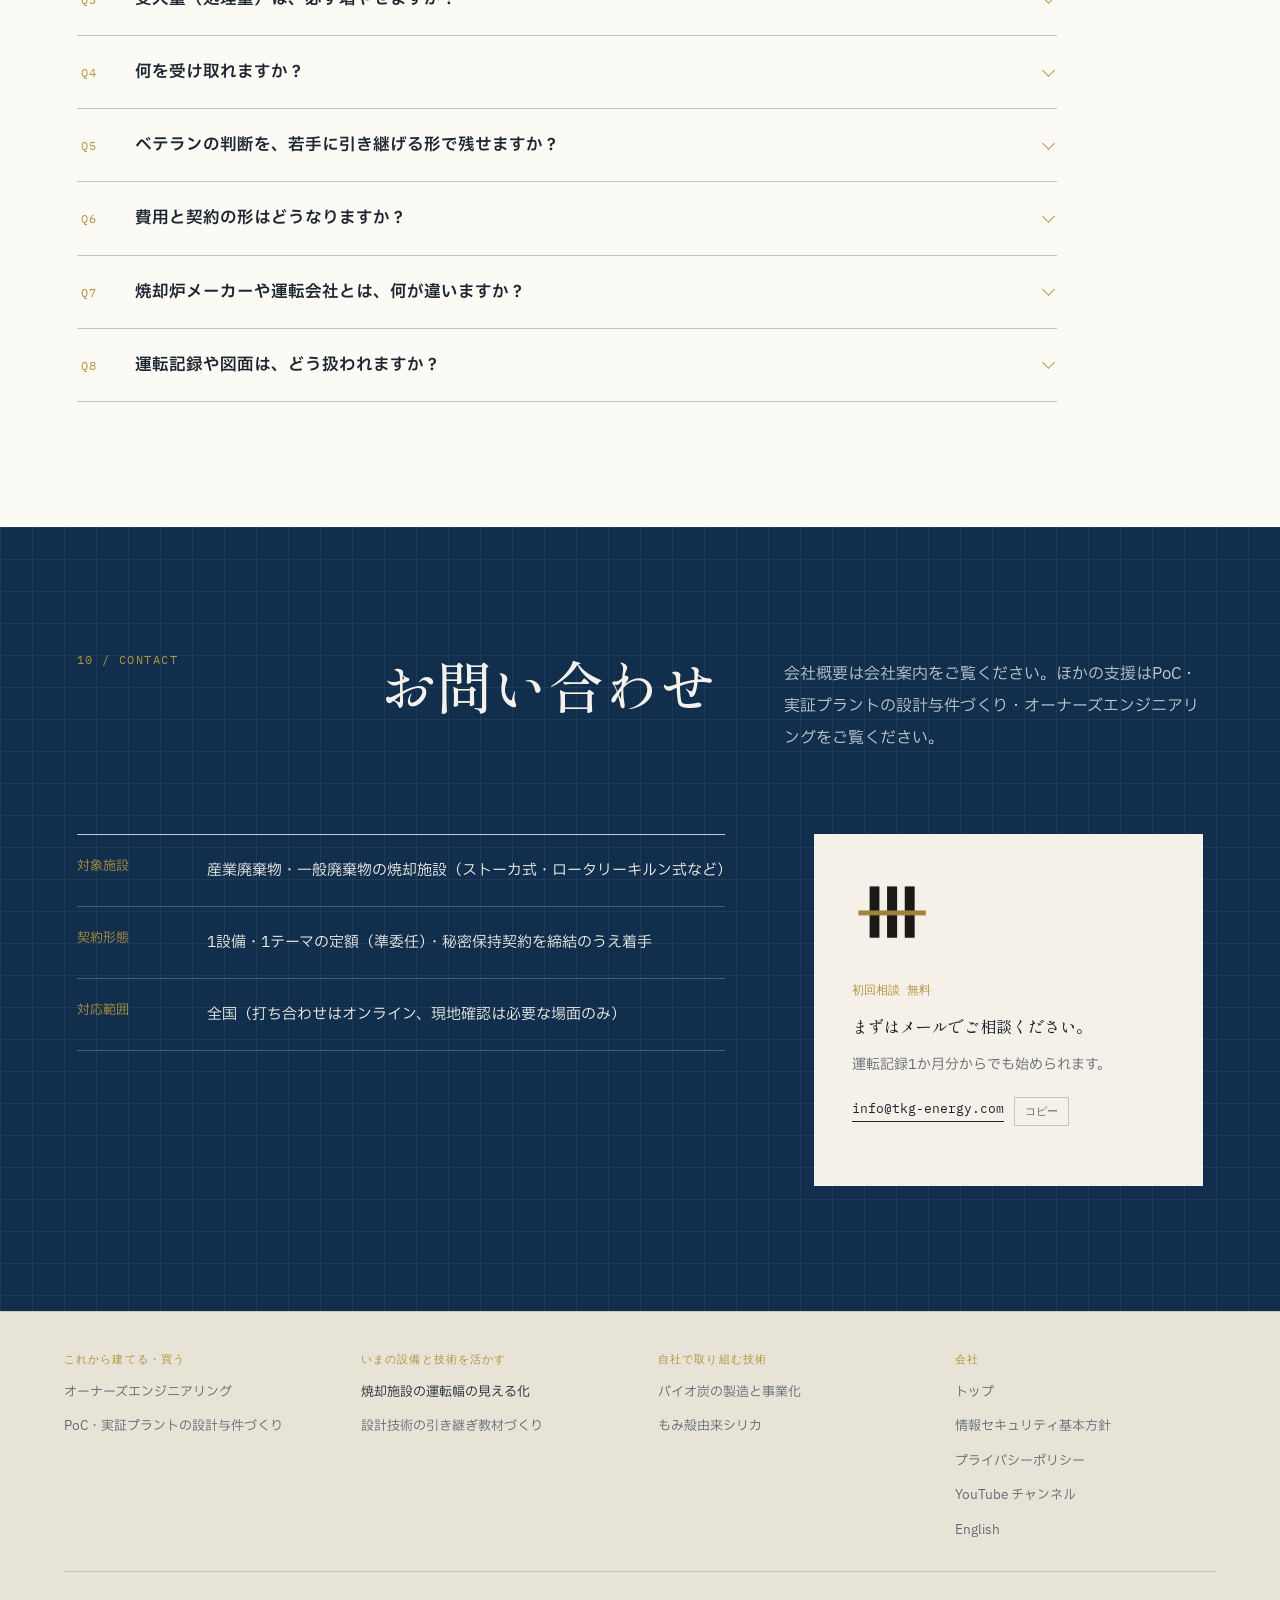
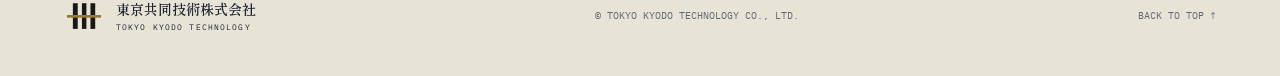
<file: incineration.html>
<!DOCTYPE html>
<html lang="ja">
<head>
<meta charset="UTF-8">
<meta name="viewport" content="width=device-width, initial-scale=1">
<title>焼却施設（焼却炉）の処理能力・運転幅の見える化 | 東京共同技術株式会社</title>
<meta name="description" content="焼却施設をお持ちの産業廃棄物処理業者さまへ。焼却炉の受入量をどこまで増やせるか、どの設備が先に限界に来るかを、運転記録と設計の計算で数字にします。ベテランの判断の理由を、若手が使える形で残すお手伝いもします。">
<meta property="og:type" content="article">
<meta property="og:site_name" content="東京共同技術株式会社">
<meta property="og:title" content="焼却施設（焼却炉）の処理能力・運転幅の見える化 | 東京共同技術株式会社">
<meta property="og:description" content="受入量をどこまで増やせるか、どの設備が先に限界に来るかを、運転記録と設計の計算で数字にします。">
<meta property="og:url" content="https://www.tkg-energy.com/incineration">
<meta property="og:image" content="https://www.tkg-energy.com/assets/ogp.jpg">
<meta property="og:image:width" content="1200">
<meta property="og:image:height" content="630">
<meta property="og:locale" content="ja_JP">
<meta name="twitter:card" content="summary_large_image">
<link rel="canonical" href="https://www.tkg-energy.com/incineration">
<link rel="icon" type="image/svg+xml" href="assets/favicon.svg">
<link rel="stylesheet" href="assets/company.css?v=20261114">
<link rel="preconnect" href="https://fonts.googleapis.com">
<link rel="preconnect" href="https://fonts.gstatic.com" crossorigin>
<link rel="stylesheet" href="https://fonts.googleapis.com/css2?family=IBM+Plex+Mono:wght@400;500&amp;family=IBM+Plex+Sans+JP:wght@400;500;700&amp;family=Shippori+Mincho:wght@500;600;700&amp;display=swap">
<link rel="stylesheet" href="assets/oe-visual.css?v=20261114">
<link rel="stylesheet" href="assets/bp-hero.css?v=20261114">
<link rel="stylesheet" href="assets/site-enhance.css?v=20261114">
<link rel="stylesheet" href="assets/site-menu.css?v=20261114">
<script src="assets/nav.js?v=20261015" defer></script>
<script src="assets/motion.js?v=20261015g" defer></script>
<link rel="stylesheet" href="assets/service.css?v=20261114">
<link rel="stylesheet" href="assets/pilot.css?v=20261114">
<link rel="stylesheet" href="assets/incineration.css?v=20261114">
<link rel="stylesheet" href="assets/site-font.css?v=20261114">
<script type="application/ld+json">
{
  "@context": "https://schema.org",
  "@graph": [
    {
      "@type": "WebPage",
      "@id": "https://www.tkg-energy.com/incineration#webpage",
      "url": "https://www.tkg-energy.com/incineration",
      "name": "焼却施設（焼却炉）の処理能力・運転幅の見える化 | 東京共同技術株式会社",
      "description": "焼却施設をお持ちの産業廃棄物処理業者さまへ。焼却炉の受入量をどこまで増やせるか、どの設備が先に限界に来るかを、運転記録と設計の計算で数字にします。ベテランの判断の理由を、若手が使える形で残すお手伝いもします。",
      "inLanguage": "ja",
      "isPartOf": {
        "@id": "https://www.tkg-energy.com/#website"
      },
      "breadcrumb": {
        "@id": "https://www.tkg-energy.com/incineration#breadcrumb"
      },
      "mainEntity": {
        "@id": "https://www.tkg-energy.com/incineration#service"
      }
    },
    {
      "@type": "Service",
      "@id": "https://www.tkg-energy.com/incineration#service",
      "name": "焼却施設の運転幅の見える化",
      "serviceType": "焼却施設の処理能力・運転余裕の技術評価",
      "description": "焼却施設をお持ちの産業廃棄物処理業者さまへ。焼却炉の受入量をどこまで増やせるか、どの設備が先に限界に来るかを、運転記録と設計の計算で数字にします。ベテランの判断の理由を、若手が使える形で残すお手伝いもします。",
      "url": "https://www.tkg-energy.com/incineration",
      "provider": {
        "@type": "Organization",
        "@id": "https://www.tkg-energy.com/#organization",
        "name": "東京共同技術株式会社",
        "url": "https://www.tkg-energy.com/"
      },
      "areaServed": {
        "@type": "Country",
        "name": "日本"
      },
      "audience": {
        "@type": "BusinessAudience",
        "audienceType": "産業廃棄物・一般廃棄物の焼却施設をお持ちの事業者"
      },
      "hasOfferCatalog": {
        "@type": "OfferCatalog",
        "name": "焼却施設の運転幅の見える化",
        "itemListElement": [
          {
            "@type": "Offer",
            "itemOffered": {
              "@type": "Service",
              "name": "運転幅レポート",
              "description": "燃焼空気量・排ガス量・熱の収支を計算し直し、設備ごとの余裕と、先に手を入れる場所を示します。"
            }
          },
          {
            "@type": "Offer",
            "itemOffered": {
              "@type": "Service",
              "name": "判断表",
              "description": "場面ごとに、見る数値と操作と、その理由を1枚にまとめます。"
            }
          },
          {
            "@type": "Offer",
            "itemOffered": {
              "@type": "Service",
              "name": "「なぜ」帳",
              "description": "運転ルールごとに、設計上の理由と限界の数字を残します。"
            }
          }
        ]
      }
    },
    {
      "@type": "BreadcrumbList",
      "@id": "https://www.tkg-energy.com/incineration#breadcrumb",
      "itemListElement": [
        {
          "@type": "ListItem",
          "position": 1,
          "name": "ホーム",
          "item": "https://www.tkg-energy.com/"
        },
        {
          "@type": "ListItem",
          "position": 2,
          "name": "焼却施設の運転幅の見える化",
          "item": "https://www.tkg-energy.com/incineration"
        }
      ]
    },
    {
      "@type": "FAQPage",
      "@id": "https://www.tkg-energy.com/incineration#faq",
      "mainEntity": [
        {
          "@type": "Question",
          "name": "「運転幅の見える化」では、何をするのですか？",
          "acceptedAnswer": {
            "@type": "Answer",
            "text": "焼却施設の受入量をどこまで増やせるか、どの設備が先に限界に来るかを、運転記録と設計の計算で数字にします。燃焼空気量・排ガス量・熱の収支を計算し直し、炉・ボイラ・バグフィルタ・誘引ファンといった設備ごとの余裕を並べます。対象は、産業廃棄物・一般廃棄物の焼却施設（ストーカ式・ロータリーキルン式など）です。"
          }
        },
        {
          "@type": "Question",
          "name": "何を用意すればよいですか？図面が揃っていなくても頼めますか？",
          "acceptedAnswer": {
            "@type": "Answer",
            "text": "まずは1か月分の運転記録と、設備の仕様がわかる資料から始められます。図面や記録が揃っていなくても構いません。最初のご連絡の時点では、資料は要りません。"
          }
        },
        {
          "@type": "Question",
          "name": "受入量（処理量）は、必ず増やせますか？",
          "acceptedAnswer": {
            "@type": "Answer",
            "text": "増やせるとは限りません。どの設備が先に限界に来るかは、ごみの水分や、設計のときに設備ごとに見込んだ余裕によって施設ごとに違います。炉を大きくしても処理量が増えない、という結論になることもあります。手を入れる場所と順番を、設備ごとの負荷でお示しします。"
          }
        },
        {
          "@type": "Question",
          "name": "何を受け取れますか？",
          "acceptedAnswer": {
            "@type": "Answer",
            "text": "運転幅レポート、判断表、「なぜ」帳の3点です。運転幅レポートには、運転の余裕マップ（燃焼ダイアグラム）、設備ごとの負荷、先に手を入れる場所をまとめます。"
          }
        },
        {
          "@type": "Question",
          "name": "ベテランの判断を、若手に引き継げる形で残せますか？",
          "acceptedAnswer": {
            "@type": "Answer",
            "text": "判断表と「なぜ」帳がそのためのものです。判断表には、場面ごとに見る数値と操作と、その理由を1枚にまとめ、どこまでなら大丈夫かも数字で書きます。「なぜ」帳には、運転ルールごとに設計上の理由と限界の数字を残します。"
          }
        },
        {
          "@type": "Question",
          "name": "費用と契約の形はどうなりますか？",
          "acceptedAnswer": {
            "@type": "Answer",
            "text": "1設備・1テーマの定額で、準委任契約です。秘密保持契約を結んでから着手します。初回のご相談は無料です。全国に対応しており、打ち合わせはオンライン、現地確認は必要な場面のみ伺います。"
          }
        },
        {
          "@type": "Question",
          "name": "焼却炉メーカーや運転会社とは、何が違いますか？",
          "acceptedAnswer": {
            "@type": "Answer",
            "text": "当社は炉やファンのメーカーではなく、売る機器を持っていません。焼却炉を毎日運転する立場でもありません。プラントを設計する側にいた経験をもとに、現場の勘や経験を熱と空気と排ガスの計算で確かめ直し、どの設備が先に限界に来るかを、売り物と切り離して申し上げます。"
          }
        },
        {
          "@type": "Question",
          "name": "運転記録や図面は、どう扱われますか？",
          "acceptedAnswer": {
            "@type": "Answer",
            "text": "ご了解なしに外部のAIサービスへ入れません。どの資料を何に使うかは、最初に一緒に決めます。受託業務で知り得た個別の情報は、他の案件に流用しません。"
          }
        }
      ]
    }
  ]
}
</script>
</head>
<body class="antialiased svc-page">
<main>
<header class="site-header">
  <a class="brand" href="./" aria-label="東京共同技術株式会社 トップ">
    <img src="assets/logo.png" alt="東京共同技術株式会社 ロゴ">
    <span>東京共同技術株式会社<small>TOKYO KYODO TECHNOLOGY</small></span>
  </a>
  <nav aria-label="メインナビゲーション">
    <a href="#promise">当社の約束</a>
    <a href="#map">工程マップ</a>
    <a href="#report">レポート見本</a>
    <a href="#check">チェックシート</a>
    <a href="#flow">ご相談の流れ</a>
    <a href="./">会社トップ</a>
    <a class="nav-cta" href="#contact">お問い合わせ</a>
  </nav>
</header>

<section class="bp-hero" id="top">
  <div class="bp-stage" aria-hidden="true">
    <div class="bp-grid"></div>
    <img class="bp-layer bp-far" src="assets/hero-bp-far.jpg?v=1" alt="" width="1536" height="1024" decoding="async">
    <span class="bp-near" hidden></span><!-- 近景の絵は使わない。motion.js が .bp-near を前提にしているため空要素を置く -->
    <div class="bp-shade"></div>
  </div>
  <div class="bp-copy">
    <p class="bp-eyebrow">INCINERATION PLANT / OPERATING ENVELOPE</p>
    <h1><span class="bp-kw">焼却施設の運転幅の見える化</span><span>現場の勘を、</span><span>設計の数字に。</span></h1>
    <p class="bp-lead">焼却施設をお持ちの事業者さまへ。受入量をどこまで増やせるか、どの設備が先に限界に来るかを、運転記録と設計の計算で数字にします。<br>ベテランの判断の理由を、若手が使える形で残すお手伝いもします。</p>
    <div class="bp-actions">
      <a class="primary" href="#map">工程マップを見る</a>
      <a class="secondary" href="#check">チェックシートを試す</a>
    </div>
  </div>
  <a class="bp-scroll" href="#voices">SCROLL</a>
</section>

<section class="section scope" id="voices">
  <div class="compact-heading">
    <div><span>01 / VOICES</span><h2>現場で、こんな声はありませんか。</h2></div>
  </div>
  <div class="svc-cases">
    <article>
      <figure><img src="assets/inc-voice1.jpg?v=20261106" alt="ヘルメットと古いファイルが置かれた空の机と、壁に貼られた焼却炉の古い図面" width="960" height="640" loading="lazy" decoding="async"></figure>
      <span>VOICE 01</span><h3>設計した人が引退し、<br>炉の"なぜ"が消える</h3><p>判断の理由を説明できる人がいない</p>
    </article>
    <article>
      <figure><img src="assets/inc-voice2.jpg?v=20261106" alt="焼却炉の同じ場所に何度も当てた補修板と工具" width="960" height="640" loading="lazy" decoding="async"></figure>
      <span>VOICE 02</span><h3>直しても、<br>また同じ場所が傷む</h3><p>原因が運転条件のどこにあるか</p>
    </article>
    <article>
      <figure><img src="assets/inc-voice3.jpg?v=20261106" alt="ごみピットのクレーンと、上限近くを指す計器" width="960" height="640" loading="lazy" decoding="async"></figure>
      <span>VOICE 03</span><h3>受入量、<br>どこまで増やせる？</h3><p>どの設備が先に限界に来るか</p>
    </article>
    <article>
      <figure><img src="assets/inc-voice4.jpg?v=20261106" alt="見積書の束と炉の部品図面を前に考える手" width="960" height="640" loading="lazy" decoding="async"></figure>
      <span>VOICE 04</span><h3>この改修見積、<br>本当に必要？</h3><p>仕様の必要性を自社で確かめたい</p>
    </article>
  </div>
</section>

<section class="section scope" id="promise">
  <div class="compact-heading">
    <div><span>02 / WHY TKG</span><h2>当社にできないことと、<span class="nw">だからお約束すること。</span></h2></div>
    <p>できないことを先に書き、そのうえでお約束することを並べました。</p>
  </div>
  <ol class="svc-promise">
    <li>
      <div>
        <span class="pr-no">PROMISE</span>
        <p class="pr-fact">焼却炉を毎日運転した経験はありません。</p>
        <span class="pr-so">だから</span>
        <h3>運転記録と設計の計算で、<br>一つずつ確かめ直します。</h3>
        <p class="pr-body">現場の勘を「経験上そうだ」で受け取らず、燃焼空気量・排ガス量・熱の収支を計算し、運転記録と突き合わせます。計算と記録が合わないところは、そこから調べます。</p>
      </div>
      <figure class="svc-win">
        <figcaption>運転記録と計算値の突き合わせ<em>見本</em></figcaption>
        <div class="wb">
          <svg viewBox="0 0 320 150" aria-hidden="true">
            <rect class="band" x="34" y="34" width="276" height="44"/>
            <path class="ax" d="M34 10V128H312"/>
            <path class="ln" d="M34 70L48 62 62 66 76 54 90 58 104 50 118 60 132 56 146 64 160 52 174 48 188 58 202 46 216 40 230 30 244 24 258 34 272 22 286 28 300 20 310 24"/>
            <path class="ln2" d="M34 64C120 58 200 44 310 34"/>
            <text x="38" y="30">計算で求めた余裕の範囲</text>
            <text x="230" y="16">記録が範囲を外れる</text>
            <text x="38" y="144">時刻 →</text>
            <text x="200" y="144">— 記録　- - 計算値</text>
          </svg>
        </div>
      </figure>
    </li>
    <li>
      <div>
        <span class="pr-no">PROMISE</span>
        <p class="pr-fact">炉やファンのメーカーではなく、売る機器を持っていません。</p>
        <span class="pr-so">だから</span>
        <h3>どの設備が先に限界に来るかを、<br>売り物と切り離して申し上げます。</h3>
        <p class="pr-body">炉を大きくしても処理量が増えない、という結論になることもあります。手を入れる場所と順番を、設備ごとの負荷で示します。</p>
      </div>
      <figure class="svc-win">
        <figcaption>設備ごとの負荷<em>見本・仮の数値</em></figcaption>
        <div class="wb"><img src="assets/inc-report-bars.svg?v=20261106" alt="設備ごとの負荷を比べた棒グラフの見本。誘引ファンだけが上限を超える" width="520" height="250" loading="lazy"></div>
      </figure>
    </li>
    <li>
      <div>
        <span class="pr-no">PROMISE</span>
        <p class="pr-fact">経験だけで「たぶん大丈夫」と言える立場ではありません。</p>
        <span class="pr-so">だから</span>
        <h3>どこまでなら大丈夫かを、<br>数字の幅で書きます。</h3>
        <p class="pr-body">判断表には、場面ごとに見る数値と操作に加えて、いまの値と上限を並べます。若手が判断に迷ったとき、余裕がどれだけ残っているかを表で確かめられます。</p>
      </div>
      <figure class="svc-win">
        <figcaption>判断表<em>見本</em></figcaption>
        <div class="wb">
          <table>
            <tr><th>設備</th><th>見る数値</th><th>いま</th><th>上限</th><th>余裕</th></tr>
            <tr><td>誘引ファン</td><td>風量</td><td>○○</td><td>○○</td><td class="hl">小</td></tr>
            <tr><td>バグフィルタ</td><td>差圧</td><td>○○</td><td>○○</td><td>中</td></tr>
            <tr><td>炉</td><td>熱負荷</td><td>○○</td><td>○○</td><td>中</td></tr>
            <tr><td>ボイラ</td><td>出口温度</td><td>○○</td><td>○○</td><td>大</td></tr>
          </table>
        </div>
      </figure>
    </li>
    <li>
      <div>
        <span class="pr-no">PROMISE</span>
        <p class="pr-fact">炉を運転する側ではなく、大手エンジニアリング会社でプラントを設計する側に約13年いました。</p>
        <span class="pr-so">だから</span>
        <h3>管理値がなぜその値なのかを、<br>設計の考え方までさかのぼります。</h3>
        <p class="pr-body">運転ルールごとに、設計上の理由と限界の数字を「なぜ」帳に残します。理由の分からないルールは、癖として見直す候補にします。</p>
      </div>
      <figure class="svc-win">
        <figcaption>「なぜ」帳<em>見本</em></figcaption>
        <div class="wb why">
          <div><b>ルール</b><span>炉出口の酸素濃度を ○○％ 以上に保つ</span></div>
          <div><b>理由</b><span>空気が足りないと一酸化炭素が出るため。設計時の空気比から求めた値</span></div>
          <div><b>限界</b><span>○○％ を下回ると、計算上は燃え残りが増える</span></div>
          <div><b>見直し</b><span>ごみ質が設計時から変わっていれば、値を見直す</span></div>
        </div>
      </figure>
    </li>
  </ol>
</section>

<section class="section scope blueprint" id="map">
  <div class="compact-heading">
    <div><span>03 / PROCESS MAP</span><h2><span class="nw">工程ごとに、</span><span class="nw">確かめられること。</span></h2></div>
    <p>ごみを受け入れてから排ガスを出すまでを、左から並べました。お持ちの施設の工程をたどってみてください。</p>
  </div>
  <div class="inc-train">
    <div class="inc-cols">
      <article><figure class="inc-eq"><img src="assets/inc-eq1.jpg?v=20261106" alt="ごみの受入ピットと天井クレーンのつかみ" width="512" height="512" loading="lazy" decoding="async"></figure><h3><small>01</small>受入・ピット</h3><p class="pain">ごみ質の振れが大きい</p><dl><dt>計算で確かめる</dt><dd>水分・発熱量の振れが燃焼に響く幅</dd><dt>若手に残す</dt><dd>混ぜ方と投入量の判断表</dd></dl></article>
      <article><figure class="inc-eq"><img src="assets/inc-eq2.jpg?v=20261106" alt="ロータリーキルンと二次燃焼室" width="512" height="512" loading="lazy" decoding="async"></figure><h3><small>02</small>燃焼（炉）</h3><p class="pain">温度が上がらない日がある／COが出る</p><dl><dt>計算で確かめる</dt><dd>空気量と熱の収支、処理量の上限</dd><dt>若手に残す</dt><dd>温度・酸素・COを見て操作する理由</dd></dl></article>
      <article><figure class="inc-eq"><img src="assets/inc-eq3.jpg?v=20261108" alt="廃熱ボイラと減温塔" width="512" height="512" loading="lazy" decoding="async"></figure><h3><small>03</small>ボイラ・減温</h3><p class="pain">付着物が増える・詰まる</p><dl><dt>計算で確かめる</dt><dd>排ガスの温度と量の変化</dd><dt>若手に残す</dt><dd>清掃の時期の目安</dd></dl></article>
      <article><figure class="inc-eq"><img src="assets/inc-eq4.jpg?v=20261106" alt="バグフィルタ" width="512" height="512" loading="lazy" decoding="async"></figure><h3><small>04</small>バグフィルタ</h3><p class="pain">差圧が上がる・ろ布が早く傷む</p><dl><dt>計算で確かめる</dt><dd>排ガスの量と温度による負荷</dd><dt>若手に残す</dt><dd>差圧の見方と対処の順番</dd></dl></article>
      <article><figure class="inc-eq"><img src="assets/inc-eq5.jpg?v=20261106" alt="誘引ファンと煙突" width="512" height="512" loading="lazy" decoding="async"></figure><h3><small>05</small>誘引ファン・煙突</h3><p class="pain">処理量を上げると負圧が保てない</p><dl><dt>計算で確かめる</dt><dd>風量と静圧の余裕</dd><dt>若手に残す</dt><dd>負圧が崩れたときの判断</dd></dl></article>
      <article><figure class="inc-eq"><img src="assets/inc-eq6.jpg?v=20261106" alt="薬剤サイロと灰のコンテナ" width="512" height="512" loading="lazy" decoding="async"></figure><h3><small>06</small>灰・薬剤</h3><p class="pain">薬剤の使用量が多い</p><dl><dt>計算で確かめる</dt><dd>薬剤量と排ガス量の関係</dd><dt>若手に残す</dt><dd>使用量の決め方</dd></dl></article>
    </div>
  </div>
  <p class="svc-note">どの工程が先に限界に来るかは施設ごとに違います。ごみの水分や、設計のときに設備ごとに見込んだ余裕で変わるためです。</p>
</section>

<section class="section method" id="report">
  <div class="compact-heading">
    <div><span>04 / DELIVERABLES</span><h2><span class="nw">運転記録から、</span><span class="nw">運転幅のレポートへ。</span></h2></div>
    <p>中央はお渡しするレポートの見本です。数値は仮のものです。</p>
  </div>
  <div class="pp-flow inc-flow">
    <ol class="pp-steps">
      <li><i>IN</i><div><b>運転記録と設備の仕様</b><span>まずは1か月分から。図面が揃っていなくても始められます</span></div></li>
      <li><i>1</i><div><b>収支を計算し直す</b><span>燃焼空気量・排ガス量・熱の収支</span></div></li>
      <li><i>2</i><div><b>設備ごとの余裕を並べる</b><span>炉・ボイラ・バグフィルタ・誘引ファン</span></div></li>
      <li class="out"><i>3</i><div><b>レポートと判断表にまとめる</b><span>どこから手を入れるか、若手に何を残すか</span></div></li>
    </ol>
    <figure class="pp-sheet" aria-label="運転幅レポートの見本">
      <header><small>運転幅レポート（見本）</small><b>○○号炉</b><em>仮の数値</em></header>
      <h4>1. 運転の余裕マップ（燃焼ダイアグラム）</h4>
      <img class="inc-chart" src="assets/inc-report-map.svg?v=20261106" alt="処理量と発熱量の図に、誘引ファンと炉の熱負荷の上限線、運転記録の点、いまの運転の中心を描いた燃焼ダイアグラムの見本" width="520" height="460" loading="lazy">
      <h4>2. 設備ごとの負荷（処理量を設計値の110％にしたとき）</h4>
      <img class="inc-chart" src="assets/inc-report-bars.svg?v=20261106" alt="処理量を設計値の110％にしたときの設備ごとの負荷の棒グラフ。誘引ファンだけが100％を超える見本" width="520" height="250" loading="lazy">
      <h4>3. 先に手を入れる場所</h4>
      <p class="inc-conc">いまのごみ質では、誘引ファンが先に上限に達します。受入を増やせるのは約14％まで。炉を大きくしても処理量は増えません。</p>
    </figure>
    <div class="pp-extras">
      <div class="pp-x">
        <small>あわせてお渡しするもの</small>
        <b>判断表</b>
        <table class="pp-eq"><tr><th>場面</th><th>見る数値</th><th>操作</th></tr><tr><td>炉温が上がらない</td><td>投入量・O₂</td><td>投入を絞る</td></tr><tr><td>COが上がる</td><td>O₂・二次空気</td><td>空気を足す</td></tr></table>
        <p>場面ごとに、見る数値と操作と、その理由を1枚に。どこまでなら大丈夫かも数字で書きます。</p>
      </div>
      <div class="pp-x">
        <b>「なぜ」帳</b>
        <ul class="ck"><li>管理値がその値である理由</li><li>計算で裏付けたベテランの判断</li><li>癖として見直すもの</li></ul>
        <p>運転ルールごとに、設計上の理由と限界の数字を残します。</p>
      </div>
    </div>
  </div>
</section>

<section class="section scope" id="check">
  <div class="compact-heading">
    <div><span>05 / CHECK SHEET</span><h2><span class="nw">自社の炉の"なぜ"を、</span><span class="nw">説明できますか。</span></h2></div>
  </div>
  <div class="pp-check">
    <aside class="pp-meter">
      <svg viewBox="0 0 120 120" aria-hidden="true"><circle class="bg" cx="60" cy="60" r="50"/><circle class="fg" id="check-ring" cx="60" cy="60" r="50" pathLength="100" stroke-dasharray="0 100"/></svg>
      <div class="pp-meter-num"><b id="check-done">0</b><span>/ 10</span></div>
      <p class="pp-meter-no">「いいえ」<b id="check-no">0</b> 問</p>
      <p class="svc-result" id="check-result" aria-live="polite">答えると、ここに結果が出ます。</p>
      <p class="pp-meter-note">回答はこのページの中だけで数え、どこにも送られません。</p>
    </aside>
    <ol id="checklist" class="pp-qs">
      <li class="grp" aria-hidden="true">処理量と設備</li>
      <li><span>設計上の処理能力と、実際に安定して燃やせている量の差を、数字で言える</span><div class="yn"></div></li>
      <li><span>受入量を1割増やしたとき、最初に足りなくなる設備がどれか分かっている</span><div class="yn"></div></li>
      <li><span>誘引ファンの負荷やバグフィルタの差圧の推移を、記録から追える</span><div class="yn"></div></li>
      <li class="grp" aria-hidden="true">運転の判断</li>
      <li><span>燃焼用の空気の量をどう決めているか、その理由を説明できる人がいる</span><div class="yn"></div></li>
      <li><span>ごみの水分や発熱量が振れたとき、どこを見て何を操作するかが紙に書いてある</span><div class="yn"></div></li>
      <li><span>一酸化炭素の濃度が上がったときの操作と、その理由を、若手が説明できる</span><div class="yn"></div></li>
      <li><span>炉の温度や出口の酸素濃度の管理値が、なぜその値なのか分かっている</span><div class="yn"></div></li>
      <li class="grp" aria-hidden="true">傷み・改修・人</li>
      <li><span>何度も傷む場所について、運転条件までさかのぼって原因を調べたことがある</span><div class="yn"></div></li>
      <li><span>改修や更新の見積を受けたとき、その仕様が必要かどうかを自社で確かめられる</span><div class="yn"></div></li>
      <li><span>炉に一番詳しい人が1か月不在でも、今の運転を続けられる</span><div class="yn"></div></li>
    </ol>
  </div>
</section>

<section class="section scope" id="data">
  <div class="compact-heading">
    <div><span>06 / DATA &amp; COST</span><h2>先にお答えしておくこと。</h2></div>
  </div>
  <div class="svc-two">
    <article>
      <span>DATA</span>
      <h3>お預かりする記録は、外に出しません。</h3>
      <p>運転記録や図面は、ご了解なしに外部のAIサービスへ入れません。どの資料を何に使うかは、最初に一緒に決めます。秘密保持契約を結んでから着手します。</p>
    </article>
    <article>
      <span>COST</span>
      <h3>いくらの話になるかを、貴社の数字で出します。</h3>
      <p>処理量を何％増やせれば年にいくら受入が増えるか、改修をしなくて済めばいくら浮くかを、貴社の数字でお示しします。費用は1設備・1テーマの定額です。</p>
    </article>
  </div>
</section>

<section class="section method" id="flow">
  <div class="compact-heading">
    <div><span>07 / FLOW</span><h2>お問い合わせから、<span class="nw">レポートまで。</span></h2></div>
    <p>図面や記録が揃っていなくても始められます。</p>
  </div>
  <ol class="svc-flow">
    <li><span class="no">01</span><h3>メールでご連絡</h3><p>困りごとを数行で。資料はこの時点では要りません。</p></li>
    <li><span class="no">02</span><h3>お話を伺う</h3><p>初回は無料です。オンラインでも伺います。</p><span class="get">困りごとの整理、お預かりする記録の相談</span>
      <div class="mini inc-s-memo" aria-hidden="true"><div><i class="t"></i><p>□ 受入量を増やしたい</p><p>□ 同じ場所が傷む</p><p>□ 見積の確認</p></div></div></li>
    <li><span class="no">03</span><h3>範囲と費用を決める</h3><p>秘密保持契約を結び、1設備・1テーマの定額でお見積りします。</p><span class="get">お見積り、秘密保持契約</span></li>
    <li><span class="no">04</span><h3>記録をお預かりして計算</h3><p>まずは1か月分の運転記録と、設備の仕様がわかる資料から。</p><span class="get">収支の計算、設備ごとの余裕</span>
      <div class="mini" aria-hidden="true"><table class="pp-cmp"><tr><th>時刻</th><th>炉温</th><th>O₂</th><th>CO</th></tr><tr><td>8:00</td><td>○○</td><td>○○</td><td>○○</td></tr><tr><td>9:00</td><td>○○</td><td>○○</td><td>○○</td></tr></table></div></li>
    <li class="goal"><span class="no">05</span><h3>報告と改善のご提案</h3><p>手を入れる場所と順番をご説明します。</p><span class="get">運転幅レポート、判断表、「なぜ」帳</span>
      <div class="mini" aria-hidden="true"><img src="assets/inc-report-map.svg?v=20261106" alt="" loading="lazy"></div></li>
  </ol>
</section>

<section class="section rd-section" id="principal">
  <div class="rd-copy">
    <span>08 / WHO</span>
    <h2>設計の計算で、<br>確かめ直す役です。</h2>
    <p>代表は大手エンジニアリング会社で約13年、プラントの機械設計・建設・試運転に携わってきました。炉を毎日運転する立場ではありません。現場の皆さまの勘や経験を、熱と空気と排ガスの計算で確かめ直し、理由のある判断として残すのが当社の役割です。</p>
    <p>受託業務で知り得た個別の情報は、他の案件に流用しません。</p>
  </div>
</section>

<section class="section scope" id="faq">
  <div class="compact-heading">
    <div><span>09 / FAQ</span><h2>よくあるご質問。</h2></div>
  </div>
  <div class="faq-list">
    <details>
      <summary><span class="faq-q">Q1</span><h3>「運転幅の見える化」では、何をするのですか？</h3></summary>
      <div class="faq-a"><p>焼却施設の受入量をどこまで増やせるか、どの設備が先に限界に来るかを、運転記録と設計の計算で数字にします。燃焼空気量・排ガス量・熱の収支を計算し直し、炉・ボイラ・バグフィルタ・誘引ファンといった設備ごとの余裕を並べます。対象は、産業廃棄物・一般廃棄物の焼却施設（ストーカ式・ロータリーキルン式など）です。</p></div>
    </details>
    <details>
      <summary><span class="faq-q">Q2</span><h3>何を用意すればよいですか？図面が揃っていなくても頼めますか？</h3></summary>
      <div class="faq-a"><p>まずは1か月分の運転記録と、設備の仕様がわかる資料から始められます。図面や記録が揃っていなくても構いません。最初のご連絡の時点では、資料は要りません。</p></div>
    </details>
    <details>
      <summary><span class="faq-q">Q3</span><h3>受入量（処理量）は、必ず増やせますか？</h3></summary>
      <div class="faq-a"><p>増やせるとは限りません。どの設備が先に限界に来るかは、ごみの水分や、設計のときに設備ごとに見込んだ余裕によって施設ごとに違います。炉を大きくしても処理量が増えない、という結論になることもあります。手を入れる場所と順番を、設備ごとの負荷でお示しします。</p></div>
    </details>
    <details>
      <summary><span class="faq-q">Q4</span><h3>何を受け取れますか？</h3></summary>
      <div class="faq-a"><p>運転幅レポート、判断表、「なぜ」帳の3点です。運転幅レポートには、運転の余裕マップ（燃焼ダイアグラム）、設備ごとの負荷、先に手を入れる場所をまとめます。</p></div>
    </details>
    <details>
      <summary><span class="faq-q">Q5</span><h3>ベテランの判断を、若手に引き継げる形で残せますか？</h3></summary>
      <div class="faq-a"><p>判断表と「なぜ」帳がそのためのものです。判断表には、場面ごとに見る数値と操作と、その理由を1枚にまとめ、どこまでなら大丈夫かも数字で書きます。「なぜ」帳には、運転ルールごとに設計上の理由と限界の数字を残します。</p></div>
    </details>
    <details>
      <summary><span class="faq-q">Q6</span><h3>費用と契約の形はどうなりますか？</h3></summary>
      <div class="faq-a"><p>1設備・1テーマの定額で、準委任契約です。秘密保持契約を結んでから着手します。初回のご相談は無料です。全国に対応しており、打ち合わせはオンライン、現地確認は必要な場面のみ伺います。</p></div>
    </details>
    <details>
      <summary><span class="faq-q">Q7</span><h3>焼却炉メーカーや運転会社とは、何が違いますか？</h3></summary>
      <div class="faq-a"><p>当社は炉やファンのメーカーではなく、売る機器を持っていません。焼却炉を毎日運転する立場でもありません。プラントを設計する側にいた経験をもとに、現場の勘や経験を熱と空気と排ガスの計算で確かめ直し、どの設備が先に限界に来るかを、売り物と切り離して申し上げます。</p></div>
    </details>
    <details>
      <summary><span class="faq-q">Q8</span><h3>運転記録や図面は、どう扱われますか？</h3></summary>
      <div class="faq-a"><p>ご了解なしに外部のAIサービスへ入れません。どの資料を何に使うかは、最初に一緒に決めます。受託業務で知り得た個別の情報は、他の案件に流用しません。</p></div>
    </details>
  </div>
</section>

<section class="section company blueprint" id="contact">
  <div class="section-heading">
    <span>10 / CONTACT</span><h2>お問い合わせ</h2>
    <p>会社概要は<a href="./#company">会社案内</a>をご覧ください。ほかの支援は<a href="pilot-plant">PoC・実証プラントの設計与件づくり</a>・<a href="owners-engineering">オーナーズエンジニアリング</a>をご覧ください。</p>
  </div>
  <div class="company-grid">
    <dl>
      <div><dt>対象施設</dt><dd>産業廃棄物・一般廃棄物の焼却施設（ストーカ式・ロータリーキルン式など）</dd></div>
      <div><dt>契約形態</dt><dd>1設備・1テーマの定額（準委任）・秘密保持契約を締結のうえ着手</dd></div>
      <div><dt>対応範囲</dt><dd>全国（打ち合わせはオンライン、現地確認は必要な場面のみ）</dd></div>
    </dl>
    <div class="contact-card">
      <img src="assets/logo.png" alt="">
      <span>初回相談 無料</span>
      <h3>まずはメールでご相談ください。</h3>
      <p>運転記録1か月分からでも始められます。</p>
      <div class="contact-email-row">
        <a href="mailto:info@tkg-energy.com">info@tkg-energy.com</a>
        <button type="button" class="copy-email" data-email="info@tkg-energy.com" aria-label="メールアドレスをコピー">コピー</button>
      </div>
      <p class="copy-note" aria-live="polite"></p>
    </div>
  </div>
</section>

<footer class="footer">
  <div class="footer-links footer-groups" role="navigation" aria-label="サイト内リンク">
    <div><b>これから建てる・買う</b><a href="owners-engineering">オーナーズエンジニアリング</a><a href="pilot-plant">PoC・実証プラントの設計与件づくり</a></div>
    <div><b>いまの設備と技術を活かす</b><a href="incineration" aria-current="page">焼却施設の運転幅の見える化</a><a href="handover">設計技術の引き継ぎ教材づくり</a></div>
    <div><b>自社で取り組む技術</b><a href="biochar">バイオ炭の製造と事業化</a><a href="silica">もみ殻由来シリカ</a></div>
    <div><b>会社</b><a href="./">トップ</a><a href="security-policy">情報セキュリティ基本方針</a><a href="privacy-policy">プライバシーポリシー</a><a href="https://www.youtube.com/@TokyoKyodoTechnology" target="_blank" rel="noopener">YouTube チャンネル</a><a href="en" lang="en" hreflang="en">English</a></div>
  </div>
  <div class="footer-brand">
    <img src="assets/logo.png" alt="">
    <p>東京共同技術株式会社<small>TOKYO KYODO TECHNOLOGY</small></p>
  </div>
  <p>© TOKYO KYODO TECHNOLOGY CO., LTD.</p>
  <a href="#top">BACK TO TOP ↑</a>
</footer>
</main>

<script>
window.SVC_CHECK_MESSAGES = {
  many: function(no){ return '「いいえ」が' + no + '問ありました。判断の理由が特定の人の頭の中にしかない状態かもしれません。一度ご相談ください。'; },
  few: function(no){ return '「いいえ」は' + no + '問でした。理由まで説明できている施設です。処理量を増やす検討や改修の判断の際に、計算での確認が必要になればご相談ください。'; }
};
</script>
<script src="assets/service.js?v=20261106b" defer></script>
</body>
</html>
</file>
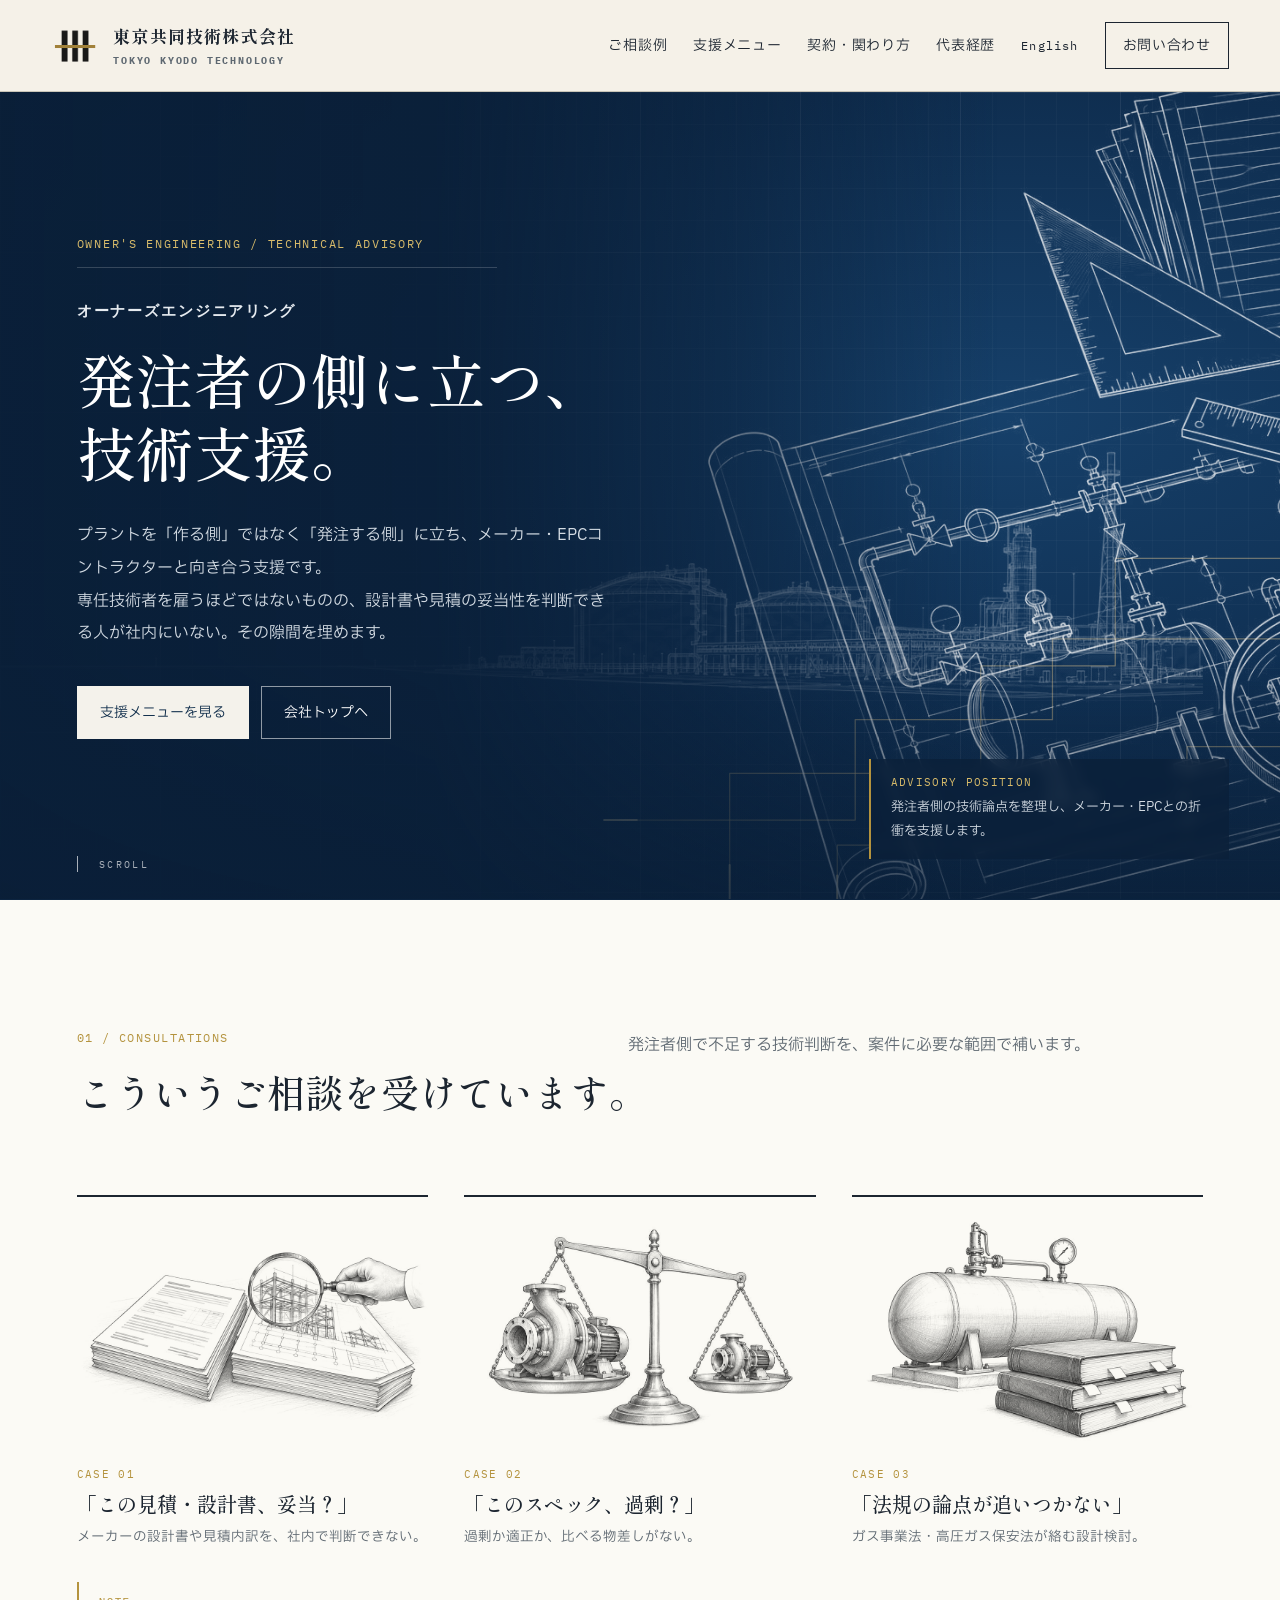
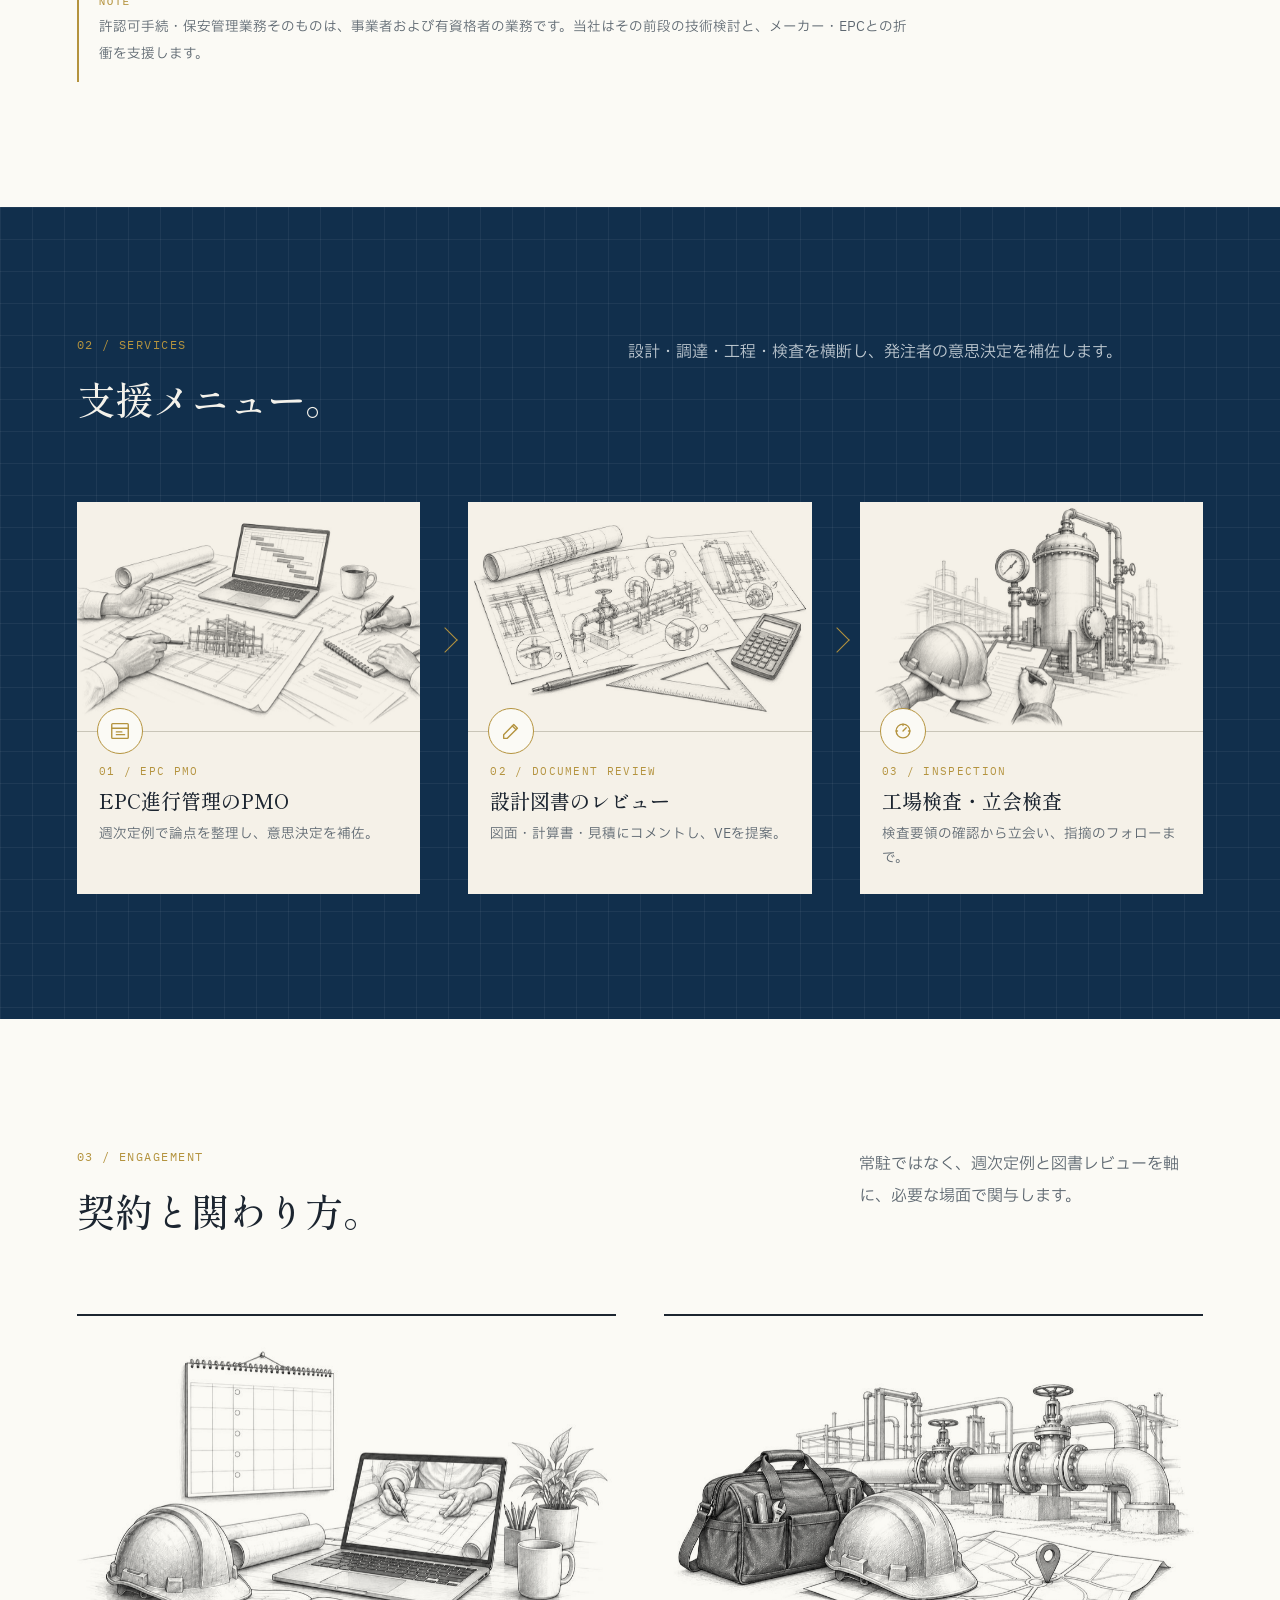
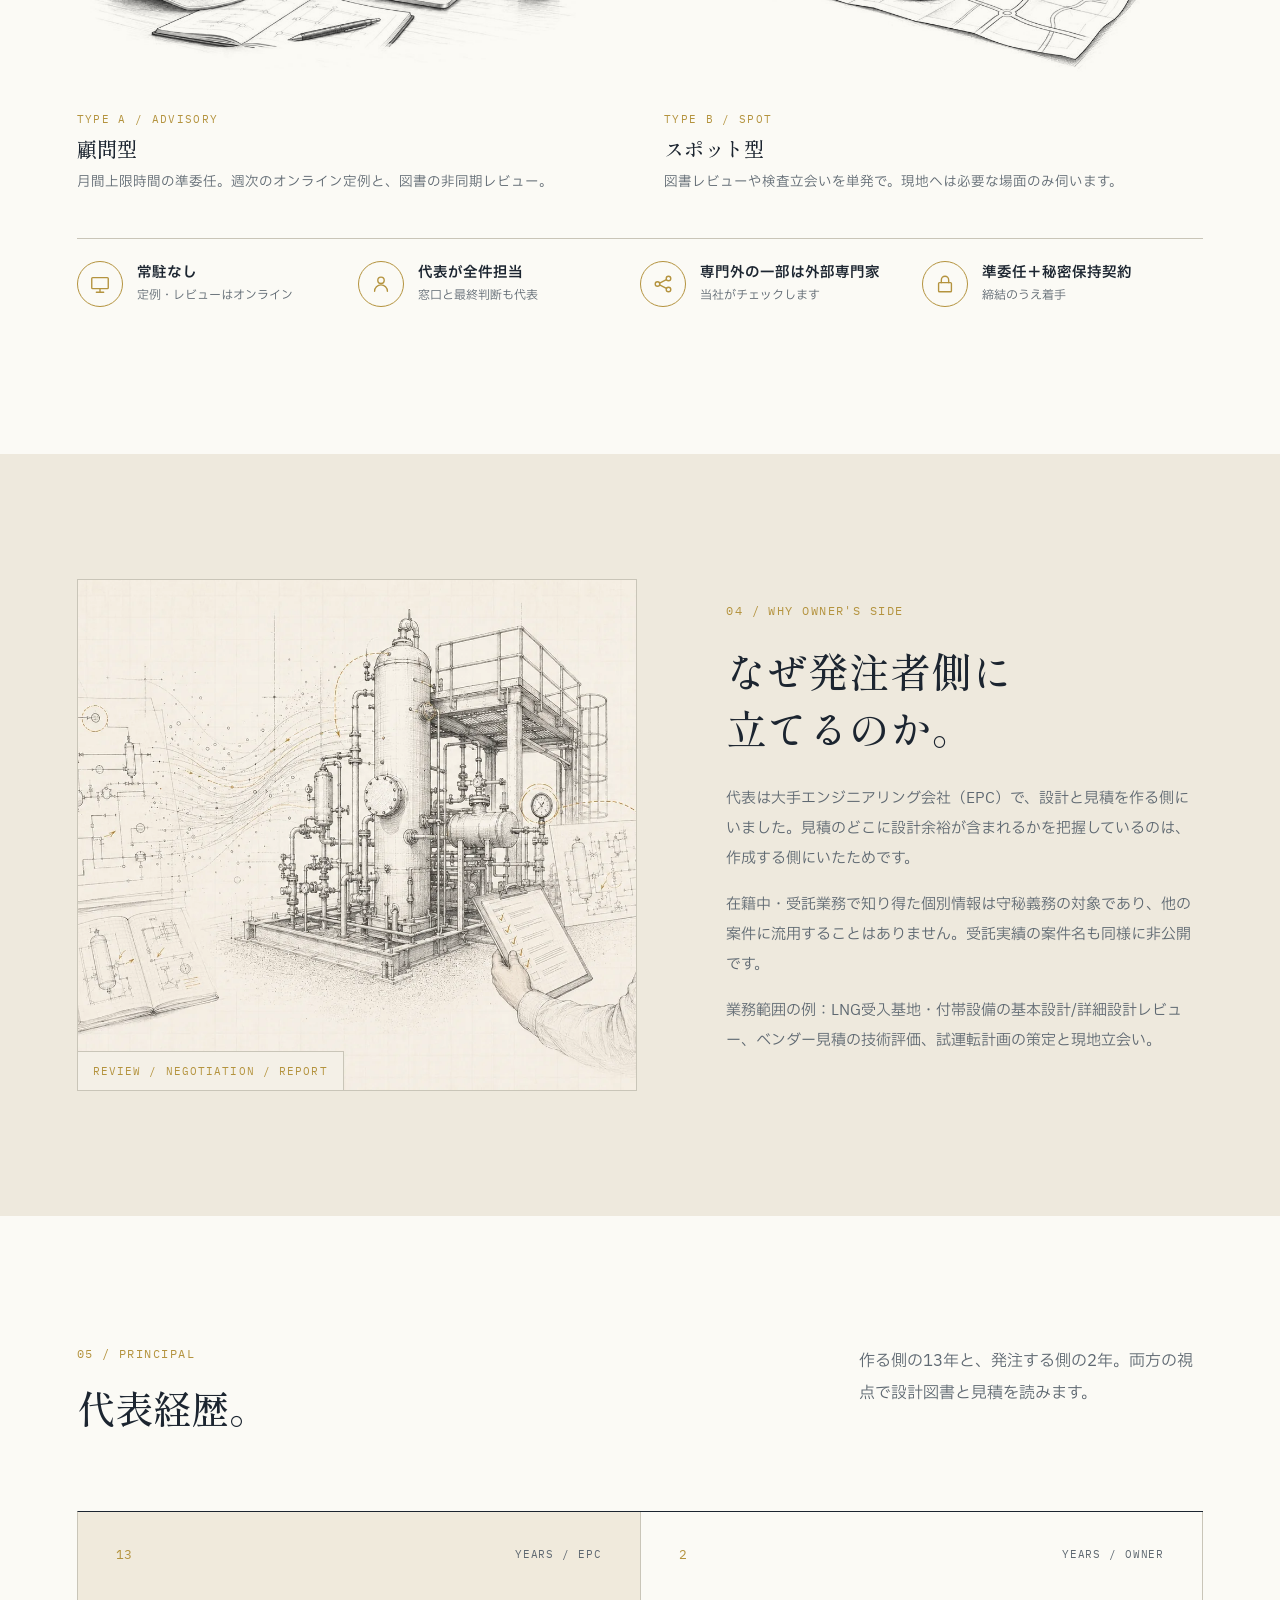
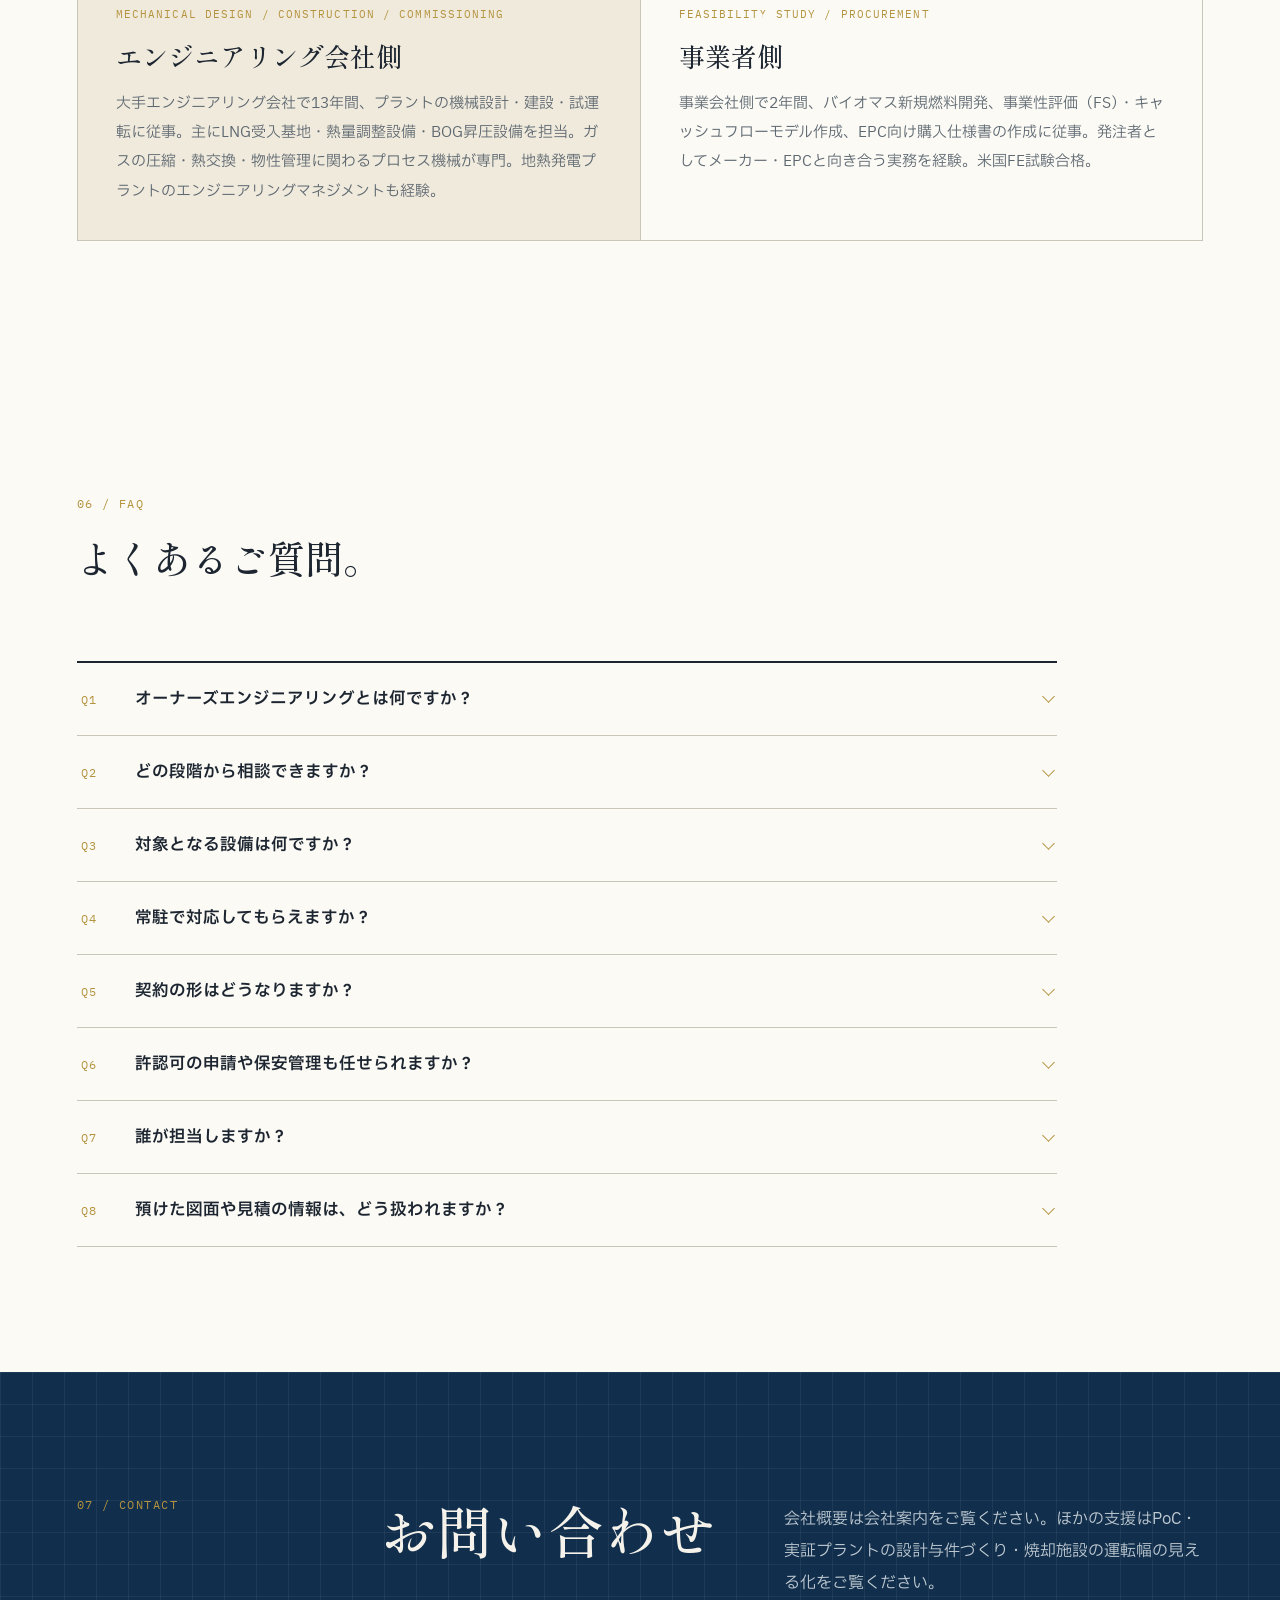
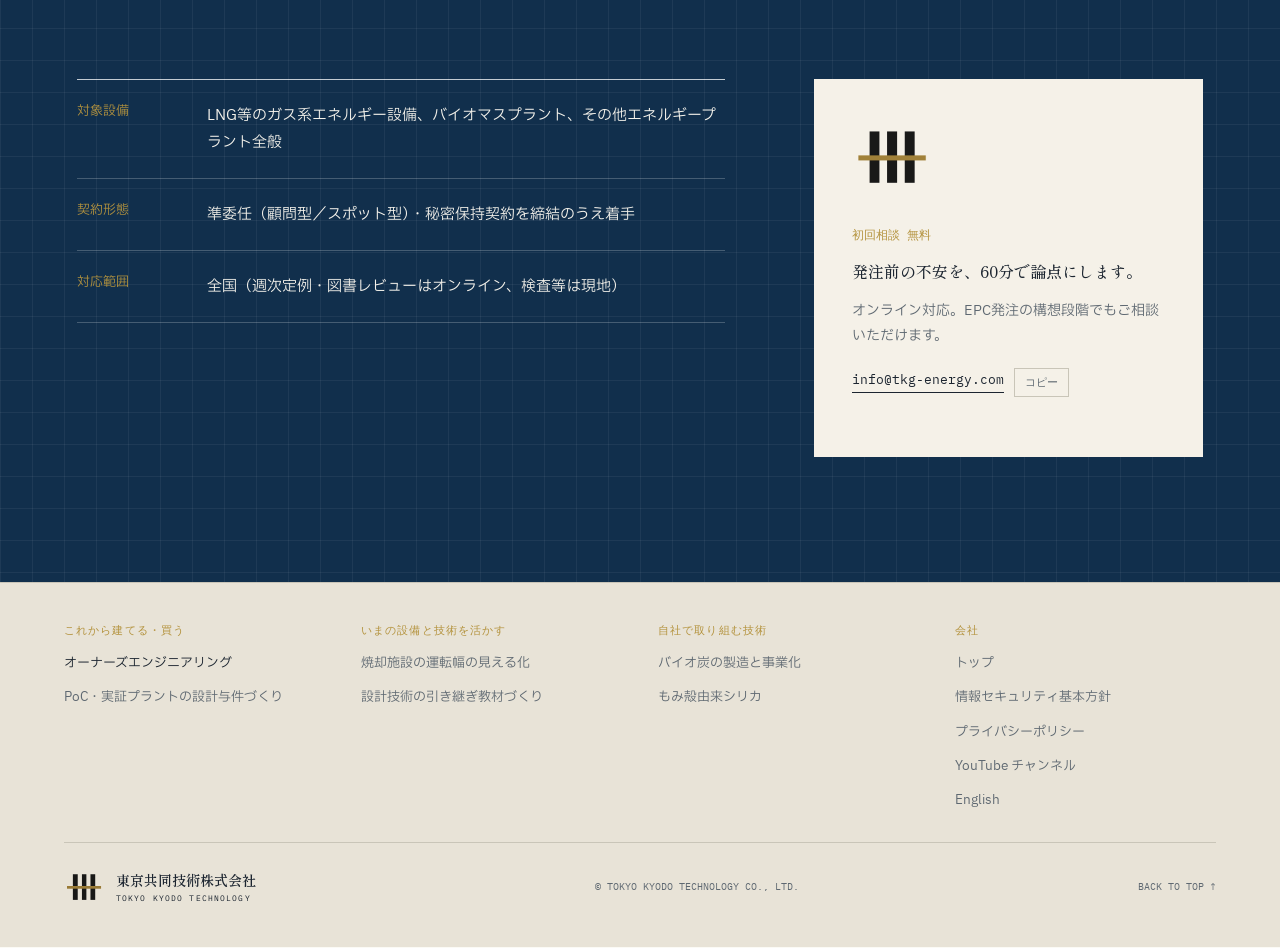
<file: owners-engineering.html>
<!DOCTYPE html>
<html lang="ja">
<head>
<meta charset="UTF-8">
<meta name="viewport" content="width=device-width, initial-scale=1">
<title>オーナーズエンジニアリング（プラント発注者側の技術支援） | 東京共同技術株式会社</title>
<meta name="description" content="プラントのEPC発注を控える事業者の側に立つオーナーズエンジニアリング。設計図書・見積のレビュー、VE提案、進行管理PMO、立会検査を支援します。LNG受入基地の設計・試運転を担った機械エンジニアが全件直接対応します。">
<meta property="og:type" content="article">
<meta property="og:site_name" content="東京共同技術株式会社">
<meta property="og:title" content="オーナーズエンジニアリング（プラント発注者側の技術支援） | 東京共同技術株式会社">
<meta property="og:description" content="プラントのEPC発注を控える事業者の側に立つオーナーズエンジニアリング。設計図書・見積のレビュー、VE提案、進行管理PMO、立会検査を支援します。LNG受入基地の設計・試運転を担った機械エンジニアが全件直接対応します。">
<meta property="og:url" content="https://www.tkg-energy.com/owners-engineering">
<meta property="og:image" content="https://www.tkg-energy.com/assets/ogp.jpg">
<meta property="og:image:width" content="1200">
<meta property="og:image:height" content="630">
<meta property="og:locale" content="ja_JP">
<meta name="twitter:card" content="summary_large_image">
<link rel="canonical" href="https://www.tkg-energy.com/owners-engineering">
<link rel="icon" type="image/svg+xml" href="assets/favicon.svg">
<link rel="stylesheet" href="assets/company.css?v=20261114">
<link rel="preconnect" href="https://fonts.googleapis.com">
<link rel="preconnect" href="https://fonts.gstatic.com" crossorigin>
<link rel="stylesheet" href="https://fonts.googleapis.com/css2?family=IBM+Plex+Mono:wght@400;500&amp;family=IBM+Plex+Sans+JP:wght@400;500;700&amp;family=Shippori+Mincho:wght@500;600;700&amp;display=swap">
<link rel="stylesheet" href="assets/oe-visual.css?v=20261114">
<link rel="stylesheet" href="assets/bp-hero.css?v=20261114">
<link rel="stylesheet" href="assets/site-enhance.css?v=20261114">
<link rel="stylesheet" href="assets/site-menu.css?v=20261114">
<link rel="stylesheet" href="assets/site-font.css?v=20261114">
<script src="assets/nav.js?v=20261015" defer></script>
<script src="assets/motion.js?v=20261015g" defer></script>
<style>
/* このページ固有の調整 */
.oe-cards{display:grid;grid-template-columns:repeat(3,1fr);gap:28px;margin-top:36px}
.oe-cards article{border:1px solid var(--line);background:var(--paper);padding:26px 24px}
.oe-cards article span{font:11px monospace;color:var(--gold);letter-spacing:.12em;display:block;margin-bottom:12px}
.oe-cards article h3{margin:0 0 10px;font-size:17px;line-height:1.5}
.oe-cards article p{margin:0;font-size:13.5px;line-height:1.9;color:var(--muted)}
.oe-cards.two{grid-template-columns:repeat(2,1fr)}
.oe-note{border-left:2px solid var(--gold);padding:14px 20px;margin-top:32px;font-size:13.5px;line-height:2;color:var(--muted);max-width:860px}
.oe-note b{font:11px monospace;color:var(--gold);letter-spacing:.12em;display:block;margin-bottom:6px}
#contact .contact-card h3{font-size:16px;line-height:1.7;white-space:nowrap}
@media (max-width:900px){.oe-cards{grid-template-columns:1fr}#contact .contact-card h3{white-space:normal}}
/* 画面幅 981〜1150px では「こういうご相談を受けています。」が左列からはみ出し、右の説明文に重なるため、この幅だけ折り返す */
@media (981px<=width<=1150px){#consultations .compact-heading h2{white-space:normal}}
/* company.cssのグローバルルール(.hero-visual を width>=981pxでhero-engineering.png背景に強制置換)から本ページを除外 */
@media (width>=981px){
  #top .hero-visual{background-image:none!important}
  #top .hero-visual img{display:block!important}
}
</style>
<script type="application/ld+json">
{
  "@context": "https://schema.org",
  "@graph": [
    {
      "@type": "WebPage",
      "@id": "https://www.tkg-energy.com/owners-engineering#webpage",
      "url": "https://www.tkg-energy.com/owners-engineering",
      "name": "オーナーズエンジニアリング（プラント発注者側の技術支援） | 東京共同技術株式会社",
      "description": "プラントのEPC発注を控える事業者の側に立つオーナーズエンジニアリング。設計図書・見積のレビュー、VE提案、進行管理PMO、立会検査を支援します。LNG受入基地の設計・試運転を担った機械エンジニアが全件直接対応します。",
      "inLanguage": "ja",
      "isPartOf": {
        "@id": "https://www.tkg-energy.com/#website"
      },
      "breadcrumb": {
        "@id": "https://www.tkg-energy.com/owners-engineering#breadcrumb"
      },
      "mainEntity": {
        "@id": "https://www.tkg-energy.com/owners-engineering#service"
      }
    },
    {
      "@type": "Service",
      "@id": "https://www.tkg-energy.com/owners-engineering#service",
      "name": "オーナーズエンジニアリング（発注者側の技術支援）",
      "serviceType": "オーナーズエンジニアリング",
      "description": "プラントのEPC発注を控える事業者の側に立つオーナーズエンジニアリング。設計図書・見積のレビュー、VE提案、進行管理PMO、立会検査を支援します。LNG受入基地の設計・試運転を担った機械エンジニアが全件直接対応します。",
      "url": "https://www.tkg-energy.com/owners-engineering",
      "provider": {
        "@type": "Organization",
        "@id": "https://www.tkg-energy.com/#organization",
        "name": "東京共同技術株式会社",
        "url": "https://www.tkg-energy.com/"
      },
      "areaServed": {
        "@type": "Country",
        "name": "日本"
      },
      "audience": {
        "@type": "BusinessAudience",
        "audienceType": "プラントのEPC発注を控える事業者"
      },
      "hasOfferCatalog": {
        "@type": "OfferCatalog",
        "name": "オーナーズエンジニアリング（発注者側の技術支援）",
        "itemListElement": [
          {
            "@type": "Offer",
            "itemOffered": {
              "@type": "Service",
              "name": "EPC進行管理のPMO",
              "description": "週次定例で論点を整理し、意思決定を補佐。"
            }
          },
          {
            "@type": "Offer",
            "itemOffered": {
              "@type": "Service",
              "name": "設計図書のレビュー",
              "description": "図面・計算書・見積にコメントし、VEを提案。"
            }
          },
          {
            "@type": "Offer",
            "itemOffered": {
              "@type": "Service",
              "name": "工場検査・立会検査",
              "description": "検査要領の確認から立会い、指摘のフォローまで。"
            }
          }
        ]
      }
    },
    {
      "@type": "BreadcrumbList",
      "@id": "https://www.tkg-energy.com/owners-engineering#breadcrumb",
      "itemListElement": [
        {
          "@type": "ListItem",
          "position": 1,
          "name": "ホーム",
          "item": "https://www.tkg-energy.com/"
        },
        {
          "@type": "ListItem",
          "position": 2,
          "name": "オーナーズエンジニアリング",
          "item": "https://www.tkg-energy.com/owners-engineering"
        }
      ]
    },
    {
      "@type": "FAQPage",
      "@id": "https://www.tkg-energy.com/owners-engineering#faq",
      "mainEntity": [
        {
          "@type": "Question",
          "name": "オーナーズエンジニアリングとは何ですか？",
          "acceptedAnswer": {
            "@type": "Answer",
            "text": "プラントを「作る側」ではなく「発注する側」に立ち、メーカー・EPCコントラクターと向き合う技術支援です。設計書や見積の妥当性を判断できる人が社内にいないときに、その役割を案件に必要な範囲で補います。"
          }
        },
        {
          "@type": "Question",
          "name": "どの段階から相談できますか？",
          "acceptedAnswer": {
            "@type": "Answer",
            "text": "EPC発注の構想段階からご相談いただけます。発注後の進行管理や、図書レビュー・検査立会いだけを単発でお受けするスポット型もあります。初回のご相談（60分・オンライン）は無料です。"
          }
        },
        {
          "@type": "Question",
          "name": "対象となる設備は何ですか？",
          "acceptedAnswer": {
            "@type": "Answer",
            "text": "LNG等のガス系エネルギー設備、バイオマスプラント、その他エネルギープラント全般です。専門外の一部は外部の専門家に依頼し、その内容を当社がチェックします。"
          }
        },
        {
          "@type": "Question",
          "name": "常駐で対応してもらえますか？",
          "acceptedAnswer": {
            "@type": "Answer",
            "text": "常駐はしていません。週次のオンライン定例と、図書の非同期レビューを軸に関与します。工場検査や立会検査など、必要な場面では現地へ伺います。全国に対応しています。"
          }
        },
        {
          "@type": "Question",
          "name": "契約の形はどうなりますか？",
          "acceptedAnswer": {
            "@type": "Answer",
            "text": "準委任契約です。月間の上限時間を決めて継続的に関与する顧問型と、図書レビューや検査立会いを単発で行うスポット型があります。いずれも秘密保持契約を締結のうえ着手します。"
          }
        },
        {
          "@type": "Question",
          "name": "許認可の申請や保安管理も任せられますか？",
          "acceptedAnswer": {
            "@type": "Answer",
            "text": "許認可手続・保安管理業務そのものは、事業者および有資格者の業務です。当社はその前段の技術検討と、メーカー・EPCとの折衝を支援します。"
          }
        },
        {
          "@type": "Question",
          "name": "誰が担当しますか？",
          "acceptedAnswer": {
            "@type": "Answer",
            "text": "代表が全件を担当し、窓口と最終判断も代表が行います。代表は大手エンジニアリング会社で13年間、プラントの機械設計・建設・試運転に従事し、その後、事業会社側で2年間、発注者としてメーカー・EPCと向き合う実務を経験しています。"
          }
        },
        {
          "@type": "Question",
          "name": "預けた図面や見積の情報は、どう扱われますか？",
          "acceptedAnswer": {
            "@type": "Answer",
            "text": "秘密保持契約を締結してからお預かりします。受託業務で知り得た個別情報は守秘義務の対象であり、他の案件に流用することはありません。取扱いの方針は情報セキュリティ基本方針に定めています。"
          }
        }
      ]
    }
  ]
}
</script>
</head>
<body class="antialiased">
<main>
<header class="site-header">
  <a class="brand" href="./" aria-label="東京共同技術株式会社 トップ">
    <img src="assets/logo.png" alt="東京共同技術株式会社 ロゴ">
    <span>東京共同技術株式会社<small>TOKYO KYODO TECHNOLOGY</small></span>
  </a>
  <nav aria-label="メインナビゲーション">
    <a href="#consultations">ご相談例</a>
    <a href="#services">支援メニュー</a>
    <a href="#engagement">契約・関わり方</a>
    <a href="#principal">代表経歴</a>
    <a class="nav-lang" href="en" lang="en" hreflang="en">English</a>
    <a class="nav-cta" href="#contact">お問い合わせ</a>
  </nav>
</header>

<section class="bp-hero" id="top">
  <div class="bp-stage" aria-hidden="true">
    <div class="bp-grid"></div>
    <img class="bp-layer bp-far" src="assets/hero-bp-far.jpg?v=1" alt="" width="1536" height="1024" decoding="async">
    <img class="bp-layer bp-near" src="assets/hero-bp-near-oe.jpg?v=1" alt="" width="1536" height="1024" decoding="async">
    <svg class="bp-flow" viewBox="0 0 1600 900" preserveAspectRatio="xMidYMid slice">
      <path class="route" pathLength="1" d="M760 812H1040V700H1260V610H1600"/>
      <path class="route" pathLength="1" d="M900 900V760H1180V640H1330V520H1600"/>
      <path class="route" pathLength="1" d="M1020 900V840H1410V730H1600"/>
      <path class="pulse" pathLength="1" d="M760 812H1040V700H1260V610H1600"/>
      <path class="pulse p2" pathLength="1" d="M900 900V760H1180V640H1330V520H1600"/>
      <path class="pulse p3" pathLength="1" d="M1020 900V840H1410V730H1600"/>
    </svg>
    <div class="bp-shade"></div>
  </div>
  <div class="bp-copy">
    <p class="bp-eyebrow">OWNER'S ENGINEERING / TECHNICAL ADVISORY</p>
    <h1><span class="bp-kw">オーナーズエンジニアリング</span><span>発注者の側に立つ、</span><span>技術支援。</span></h1>
    <p class="bp-lead">プラントを「作る側」ではなく「発注する側」に立ち、メーカー・EPCコントラクターと向き合う支援です。<br>専任技術者を雇うほどではないものの、設計書や見積の妥当性を判断できる人が社内にいない。その隙間を埋めます。</p>
    <div class="bp-actions">
      <a class="primary" href="#services">支援メニューを見る</a>
      <a class="secondary" href="./">会社トップへ</a>
    </div>
  </div>
  <div class="bp-caption">
    <span>ADVISORY POSITION</span>
    <p>発注者側の技術論点を整理し、メーカー・EPCとの折衝を支援します。</p>
  </div>
  <a class="bp-scroll" href="#consultations">SCROLL</a>
</section>

<section class="section scope" id="consultations">
  <div class="compact-heading">
    <div><span>01 / CONSULTATIONS</span><h2>こういうご相談を受けています。</h2></div>
    <p>発注者側で不足する技術判断を、案件に必要な範囲で補います。</p>
  </div>
  <div class="oe-visual oe-cases">
    <article>
      <figure><img src="assets/oe-case-quote.jpg" alt="見積書と設計図面の束を虫眼鏡で読み込む手元" width="960" height="640" loading="lazy" decoding="async"></figure>
      <span>CASE 01</span><h3>「この見積・設計書、妥当？」</h3><p>メーカーの設計書や見積内訳を、社内で判断できない。</p>
    </article>
    <article>
      <figure><img src="assets/oe-case-spec.jpg" alt="大きすぎるポンプと適正なポンプを天秤で比べる絵" width="960" height="640" loading="lazy" decoding="async"></figure>
      <span>CASE 02</span><h3>「このスペック、過剰？」</h3><p>過剰か適正か、比べる物差しがない。</p>
    </article>
    <article>
      <figure><img src="assets/oe-case-regulation.jpg" alt="高圧ガス容器の前に積まれた法令集" width="960" height="640" loading="lazy" decoding="async"></figure>
      <span>CASE 03</span><h3>「法規の論点が追いつかない」</h3><p>ガス事業法・高圧ガス保安法が絡む設計検討。</p>
    </article>
  </div>
  <p class="oe-note"><b>NOTE</b>許認可手続・保安管理業務そのものは、事業者および有資格者の業務です。当社はその前段の技術検討と、メーカー・EPCとの折衝を支援します。</p>
</section>

<section class="section scope blueprint" id="services">
  <div class="compact-heading">
    <div><span>02 / SERVICES</span><h2>支援メニュー。</h2></div>
    <p>設計・調達・工程・検査を横断し、発注者の意思決定を補佐します。</p>
  </div>
  <ol class="oe-visual oe-flow" aria-label="支援メニュー">
    <li>
      <figure><img src="assets/oe-svc-pmo.jpg" alt="週次定例の机上（工程表を映したノートPCと図面）" width="960" height="640" loading="lazy" decoding="async"></figure>
      <div class="oe-flow-body"><i class="oe-ico"><svg viewBox="0 0 24 24" aria-hidden="true"><rect x="3" y="4" width="18" height="16" rx="1"/><path d="M3 9h18M8 13h6M8 16h9"/></svg></i><span>01 / EPC PMO</span><h3>EPC進行管理のPMO</h3><p>週次定例で論点を整理し、意思決定を補佐。</p></div>
    </li>
    <li>
      <figure><img src="assets/oe-svc-review.jpg" alt="書き込みの入った配管図と三角定規・電卓" width="960" height="640" loading="lazy" decoding="async"></figure>
      <div class="oe-flow-body"><i class="oe-ico"><svg viewBox="0 0 24 24" aria-hidden="true"><path d="M4 20h4L19 9l-4-4L4 16z"/><path d="m13.5 6.5 4 4"/></svg></i><span>02 / DOCUMENT REVIEW</span><h3>設計図書のレビュー</h3><p>図面・計算書・見積にコメントし、VEを提案。</p></div>
    </li>
    <li>
      <figure><img src="assets/oe-svc-inspection.jpg" alt="工場内の圧力容器とクリップボードを持つ手" width="960" height="640" loading="lazy" decoding="async"></figure>
      <div class="oe-flow-body"><i class="oe-ico"><svg viewBox="0 0 24 24" aria-hidden="true"><circle cx="12" cy="12" r="7.5"/><path d="M12 12l3.5-3.5M12 4.5v1.5M19.5 12H18M6 12H4.5"/></svg></i><span>03 / INSPECTION</span><h3>工場検査・立会検査</h3><p>検査要領の確認から立会い、指摘のフォローまで。</p></div>
    </li>
  </ol>
</section>

<section class="section method" id="engagement">
  <div class="compact-heading">
    <div><span>03 / ENGAGEMENT</span><h2>契約と関わり方。</h2></div>
    <p>常駐ではなく、週次定例と図書レビューを軸に、必要な場面で関与します。</p>
  </div>
  <div class="oe-visual oe-types">
    <article>
      <figure><img src="assets/oe-type-advisory.jpg" alt="毎週同じ曜日に印の付いたカレンダーとビデオ会議中のノートPC" width="960" height="640" loading="lazy" decoding="async"></figure>
      <span>TYPE A / ADVISORY</span><h3>顧問型</h3><p>月間上限時間の準委任。週次のオンライン定例と、図書の非同期レビュー。</p>
    </article>
    <article>
      <figure><img src="assets/oe-type-spot.jpg" alt="現地設備の前のヘルメットと工具バッグ、地図に立てた一本のピン" width="960" height="640" loading="lazy" decoding="async"></figure>
      <span>TYPE B / SPOT</span><h3>スポット型</h3><p>図書レビューや検査立会いを単発で。現地へは必要な場面のみ伺います。</p>
    </article>
  </div>
  <ul class="oe-chips" aria-label="関わり方の前提">
    <li><i class="oe-ico"><svg viewBox="0 0 24 24" aria-hidden="true"><rect x="3" y="5" width="18" height="12" rx="1"/><path d="M8 21h8M12 17v4"/></svg></i><b>常駐なし</b><small>定例・レビューはオンライン</small></li>
    <li><i class="oe-ico"><svg viewBox="0 0 24 24" aria-hidden="true"><circle cx="12" cy="8" r="3.5"/><path d="M5 20a7 7 0 0 1 14 0"/></svg></i><b>代表が全件担当</b><small>窓口と最終判断も代表</small></li>
    <li><i class="oe-ico"><svg viewBox="0 0 24 24" aria-hidden="true"><circle cx="6" cy="12" r="2.5"/><circle cx="18" cy="6" r="2.5"/><circle cx="18" cy="18" r="2.5"/><path d="M8.3 11l7.4-3.8M8.3 13l7.4 3.8"/></svg></i><b>専門外の一部は外部専門家</b><small>当社がチェックします</small></li>
    <li><i class="oe-ico"><svg viewBox="0 0 24 24" aria-hidden="true"><rect x="5" y="10.5" width="14" height="10" rx="1"/><path d="M8 10.5V7.5a4 4 0 0 1 8 0v3"/></svg></i><b>準委任＋秘密保持契約</b><small>締結のうえ着手</small></li>
  </ul>
</section>

<section class="section rd-section" id="why">
  <div class="rd-visual">
    <img src="assets/owner-eng-flow-01.webp" alt="設計図書の確認、対面での折衝、報告書の提出という支援の流れを示すイラスト" width="1672" height="941" loading="lazy" decoding="async">
    <span>REVIEW / NEGOTIATION / REPORT</span>
  </div>
  <div class="rd-copy">
    <span>04 / WHY OWNER'S SIDE</span>
    <h2>なぜ発注者側に<br>立てるのか。</h2>
    <p>代表は大手エンジニアリング会社（EPC）で、設計と見積を作る側にいました。見積のどこに設計余裕が含まれるかを把握しているのは、作成する側にいたためです。</p>
    <p>在籍中・受託業務で知り得た個別情報は守秘義務の対象であり、他の案件に流用することはありません。受託実績の案件名も同様に非公開です。</p>
    <p>業務範囲の例：LNG受入基地・付帯設備の基本設計/詳細設計レビュー、ベンダー見積の技術評価、試運転計画の策定と現地立会い。</p>
  </div>
</section>

<section class="section principal" id="principal">
  <div class="compact-heading">
    <div><span>05 / PRINCIPAL</span><h2>代表経歴。</h2></div>
    <p>作る側の13年と、発注する側の2年。両方の視点で設計図書と見積を読みます。</p>
  </div>
  <div class="advisor-grid">
    <article>
      <div class="advisor-index"><span>13</span><small>YEARS / EPC</small></div>
      <b>MECHANICAL DESIGN / CONSTRUCTION / COMMISSIONING</b>
      <h3>エンジニアリング会社側</h3>
      <p>大手エンジニアリング会社で13年間、プラントの機械設計・建設・試運転に従事。主にLNG受入基地・熱量調整設備・BOG昇圧設備を担当。ガスの圧縮・熱交換・物性管理に関わるプロセス機械が専門。地熱発電プラントのエンジニアリングマネジメントも経験。</p>
    </article>
    <article>
      <div class="advisor-index"><span>2</span><small>YEARS / OWNER</small></div>
      <b>FEASIBILITY STUDY / PROCUREMENT</b>
      <h3>事業者側</h3>
      <p>事業会社側で2年間、バイオマス新規燃料開発、事業性評価（FS）・キャッシュフローモデル作成、EPC向け購入仕様書の作成に従事。発注者としてメーカー・EPCと向き合う実務を経験。米国FE試験合格。</p>
    </article>
  </div>
</section>

<section class="section scope" id="faq">
  <div class="compact-heading">
    <div><span>06 / FAQ</span><h2>よくあるご質問。</h2></div>
  </div>
  <div class="faq-list">
    <details>
      <summary><span class="faq-q">Q1</span><h3>オーナーズエンジニアリングとは何ですか？</h3></summary>
      <div class="faq-a"><p>プラントを「作る側」ではなく「発注する側」に立ち、メーカー・EPCコントラクターと向き合う技術支援です。設計書や見積の妥当性を判断できる人が社内にいないときに、その役割を案件に必要な範囲で補います。</p></div>
    </details>
    <details>
      <summary><span class="faq-q">Q2</span><h3>どの段階から相談できますか？</h3></summary>
      <div class="faq-a"><p>EPC発注の構想段階からご相談いただけます。発注後の進行管理や、図書レビュー・検査立会いだけを単発でお受けするスポット型もあります。初回のご相談（60分・オンライン）は無料です。</p></div>
    </details>
    <details>
      <summary><span class="faq-q">Q3</span><h3>対象となる設備は何ですか？</h3></summary>
      <div class="faq-a"><p>LNG等のガス系エネルギー設備、バイオマスプラント、その他エネルギープラント全般です。専門外の一部は外部の専門家に依頼し、その内容を当社がチェックします。</p></div>
    </details>
    <details>
      <summary><span class="faq-q">Q4</span><h3>常駐で対応してもらえますか？</h3></summary>
      <div class="faq-a"><p>常駐はしていません。週次のオンライン定例と、図書の非同期レビューを軸に関与します。工場検査や立会検査など、必要な場面では現地へ伺います。全国に対応しています。</p></div>
    </details>
    <details>
      <summary><span class="faq-q">Q5</span><h3>契約の形はどうなりますか？</h3></summary>
      <div class="faq-a"><p>準委任契約です。月間の上限時間を決めて継続的に関与する顧問型と、図書レビューや検査立会いを単発で行うスポット型があります。いずれも秘密保持契約を締結のうえ着手します。</p></div>
    </details>
    <details>
      <summary><span class="faq-q">Q6</span><h3>許認可の申請や保安管理も任せられますか？</h3></summary>
      <div class="faq-a"><p>許認可手続・保安管理業務そのものは、事業者および有資格者の業務です。当社はその前段の技術検討と、メーカー・EPCとの折衝を支援します。</p></div>
    </details>
    <details>
      <summary><span class="faq-q">Q7</span><h3>誰が担当しますか？</h3></summary>
      <div class="faq-a"><p>代表が全件を担当し、窓口と最終判断も代表が行います。代表は大手エンジニアリング会社で13年間、プラントの機械設計・建設・試運転に従事し、その後、事業会社側で2年間、発注者としてメーカー・EPCと向き合う実務を経験しています。</p></div>
    </details>
    <details>
      <summary><span class="faq-q">Q8</span><h3>預けた図面や見積の情報は、どう扱われますか？</h3></summary>
      <div class="faq-a"><p>秘密保持契約を締結してからお預かりします。受託業務で知り得た個別情報は守秘義務の対象であり、他の案件に流用することはありません。取扱いの方針は<a href="security-policy">情報セキュリティ基本方針</a>に定めています。</p></div>
    </details>
  </div>
</section>

<section class="section company blueprint" id="contact">
  <div class="section-heading">
    <span>07 / CONTACT</span><h2>お問い合わせ</h2>
    <p>会社概要は<a href="./#company">会社案内</a>をご覧ください。ほかの支援は<a href="pilot-plant">PoC・実証プラントの設計与件づくり</a>・<a href="incineration">焼却施設の運転幅の見える化</a>をご覧ください。</p>
  </div>
  <div class="company-grid">
    <dl>
      <div><dt>対象設備</dt><dd>LNG等のガス系エネルギー設備、バイオマスプラント、その他エネルギープラント全般</dd></div>
      <div><dt>契約形態</dt><dd>準委任（顧問型／スポット型）・秘密保持契約を締結のうえ着手</dd></div>
      <div><dt>対応範囲</dt><dd>全国（週次定例・図書レビューはオンライン、検査等は現地）</dd></div>
    </dl>
    <div class="contact-card">
      <img src="assets/logo.png" alt="">
      <span>初回相談 無料</span>
      <h3>発注前の不安を、60分で論点にします。</h3>
      <p>オンライン対応。EPC発注の構想段階でもご相談いただけます。</p>
      <div class="contact-email-row">
        <a href="mailto:info@tkg-energy.com">info@tkg-energy.com</a>
        <button type="button" class="copy-email" data-email="info@tkg-energy.com" aria-label="メールアドレスをコピー">コピー</button>
      </div>
      <p class="copy-note" aria-live="polite"></p>
    </div>
  </div>
</section>

<footer class="footer">
  <div class="footer-links footer-groups" role="navigation" aria-label="サイト内リンク">
    <div><b>これから建てる・買う</b><a href="owners-engineering" aria-current="page">オーナーズエンジニアリング</a><a href="pilot-plant">PoC・実証プラントの設計与件づくり</a></div>
    <div><b>いまの設備と技術を活かす</b><a href="incineration">焼却施設の運転幅の見える化</a><a href="handover">設計技術の引き継ぎ教材づくり</a></div>
    <div><b>自社で取り組む技術</b><a href="biochar">バイオ炭の製造と事業化</a><a href="silica">もみ殻由来シリカ</a></div>
    <div><b>会社</b><a href="./">トップ</a><a href="security-policy">情報セキュリティ基本方針</a><a href="privacy-policy">プライバシーポリシー</a><a href="https://www.youtube.com/@TokyoKyodoTechnology" target="_blank" rel="noopener">YouTube チャンネル</a><a href="en" lang="en" hreflang="en">English</a></div>
  </div>
  <div class="footer-brand">
    <img src="assets/logo.png" alt="">
    <p>東京共同技術株式会社<small>TOKYO KYODO TECHNOLOGY</small></p>
  </div>
  <p>© TOKYO KYODO TECHNOLOGY CO., LTD.</p>
  <a href="#top">BACK TO TOP ↑</a>
</footer>
</main>

<script>
document.querySelectorAll('.copy-email').forEach(function(btn){
  btn.addEventListener('click', function(){
    var email = btn.getAttribute('data-email');
    var card = btn.closest('.contact-card');
    var note = card ? card.querySelector('.copy-note') : null;
    var done = function(text){ if(note){ note.textContent = text; } };
    if (navigator.clipboard && navigator.clipboard.writeText) {
      navigator.clipboard.writeText(email).then(function(){ done('コピーしました: ' + email); }).catch(function(){ done(email); });
    } else {
      done(email);
    }
  });
});
</script>
</body>
</html>
</file>
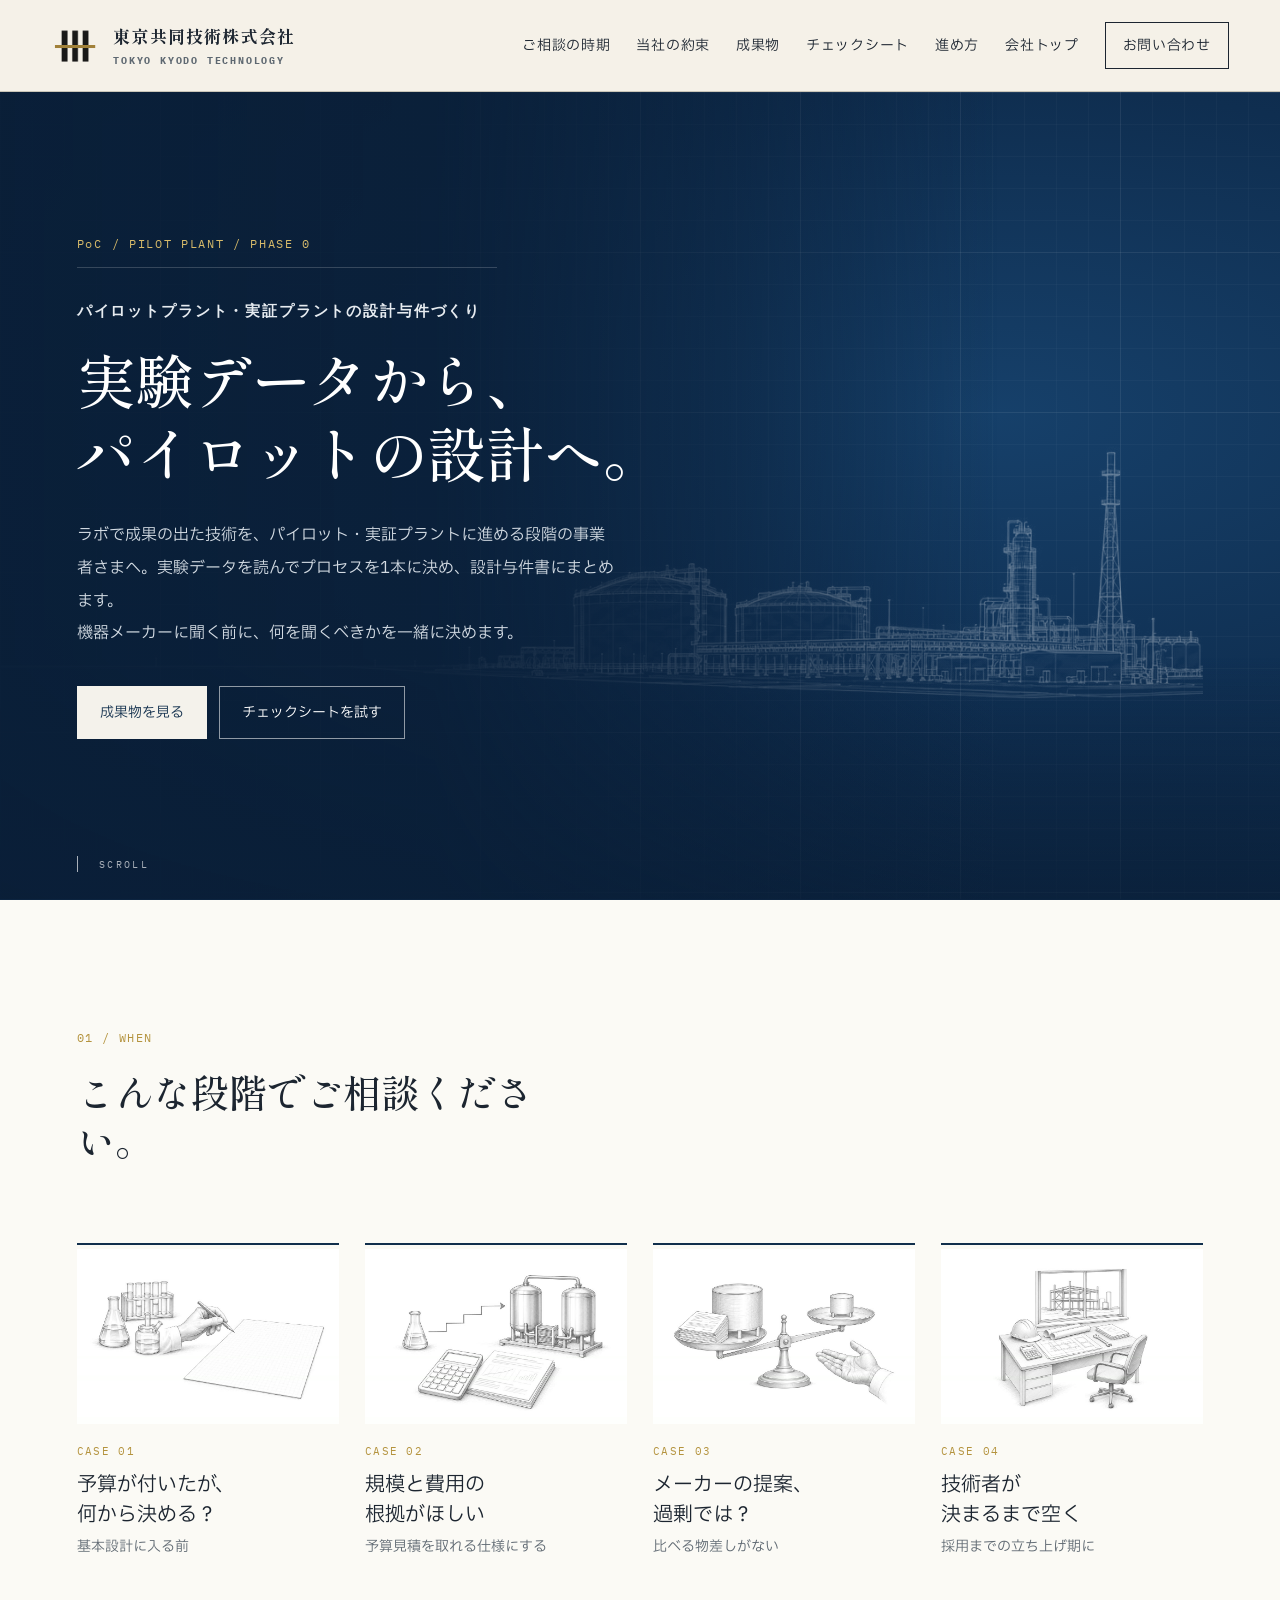
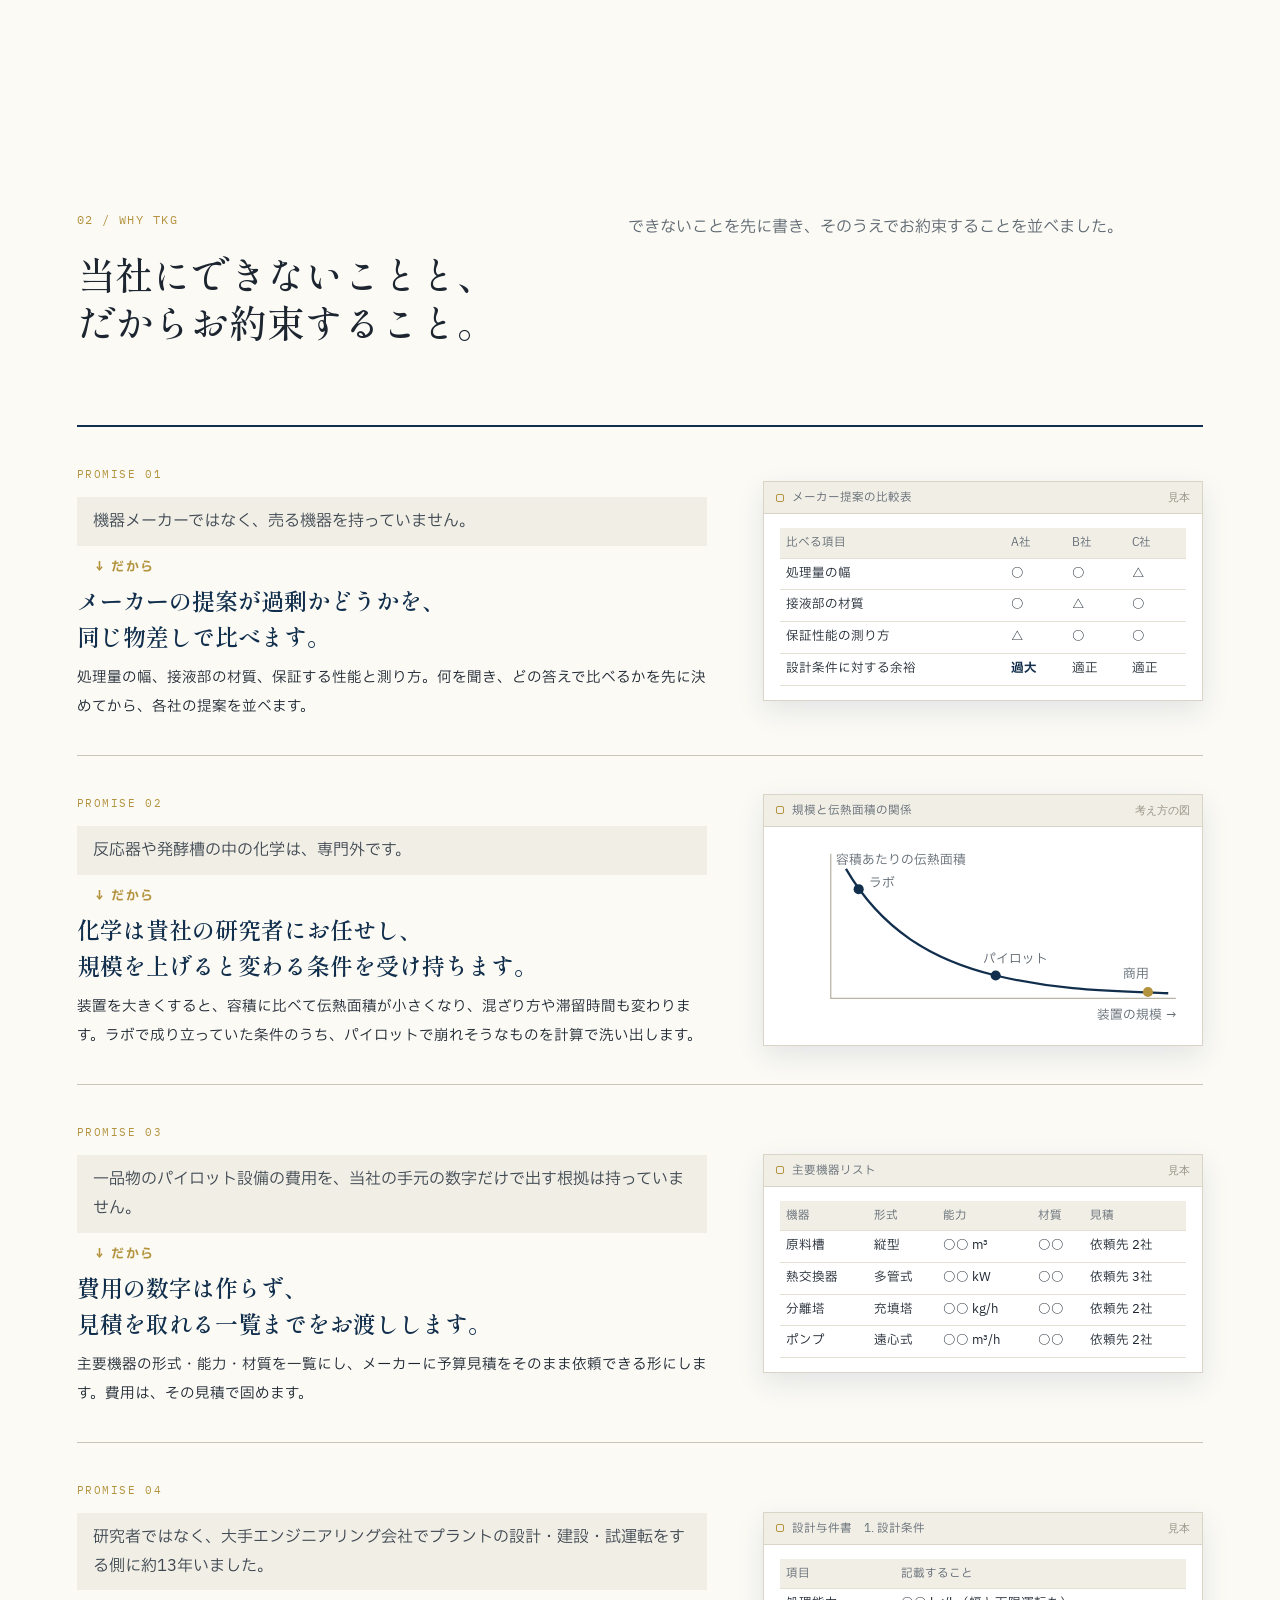
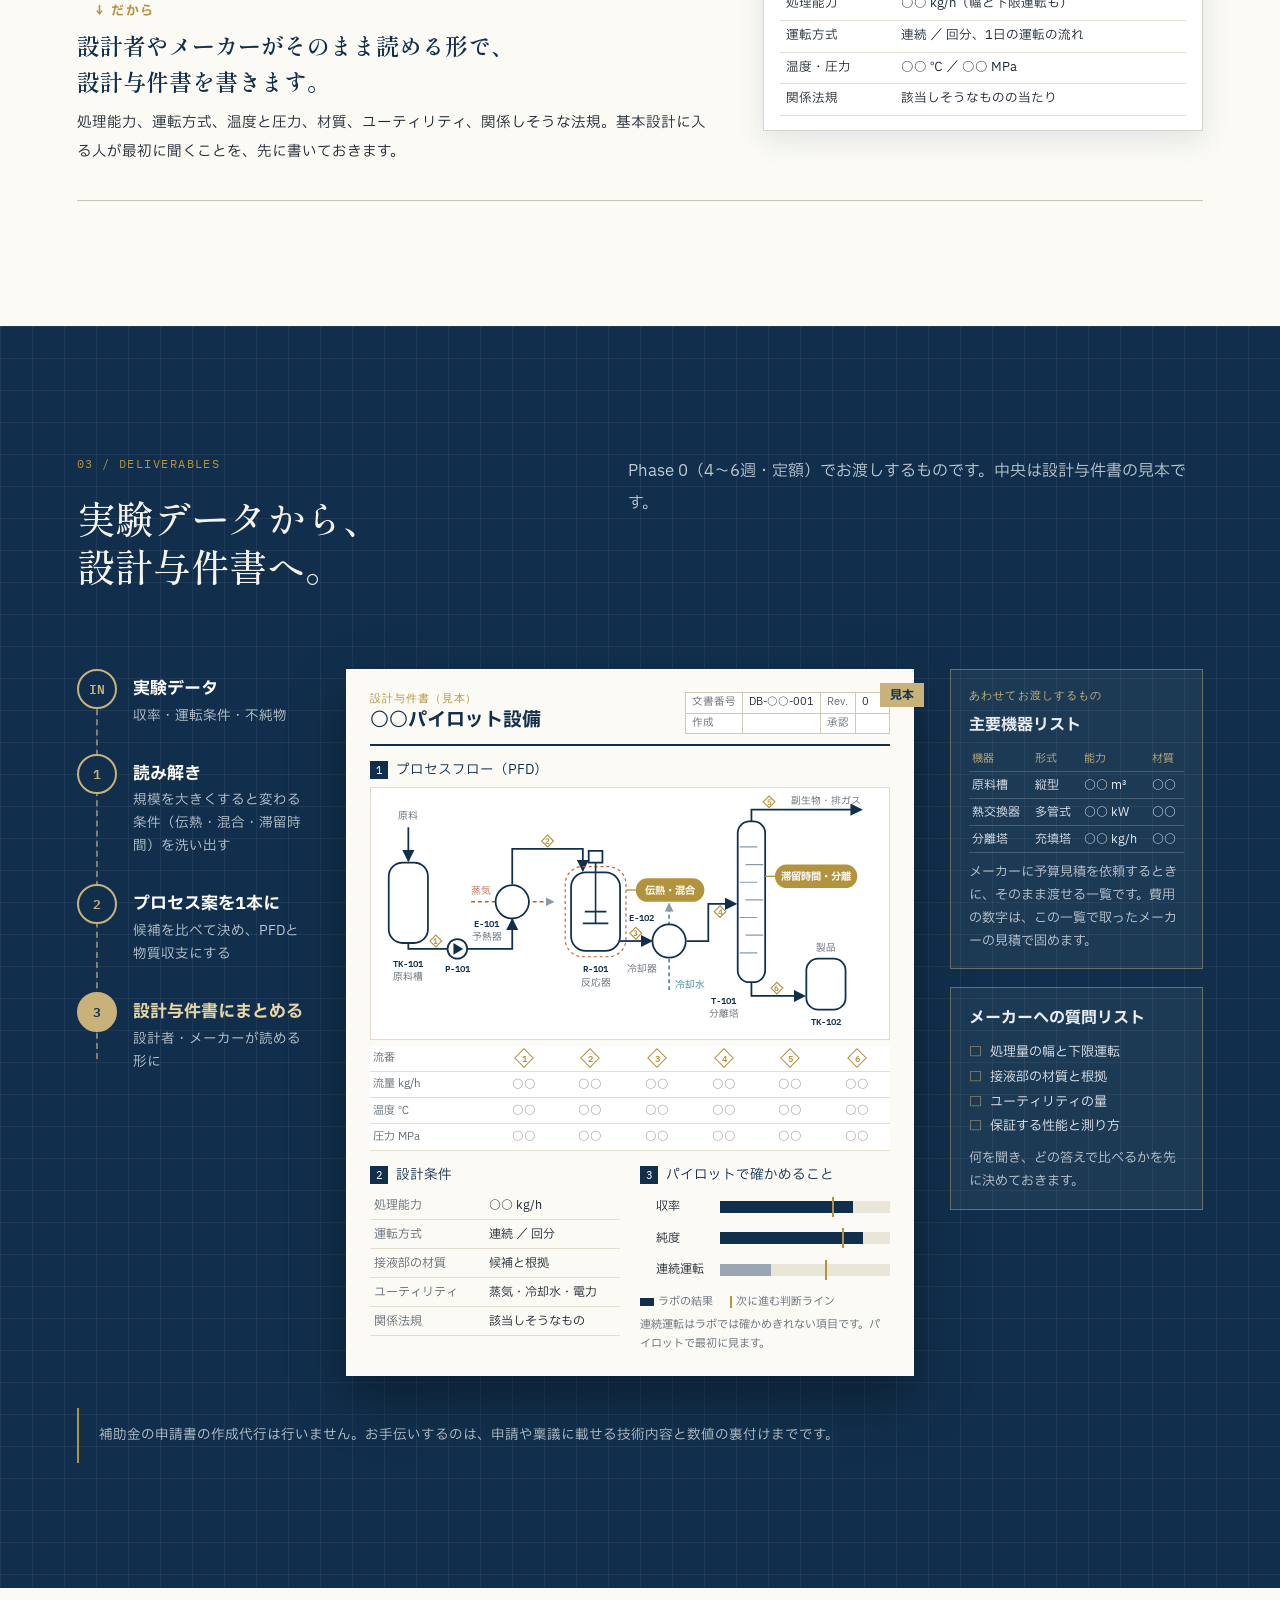
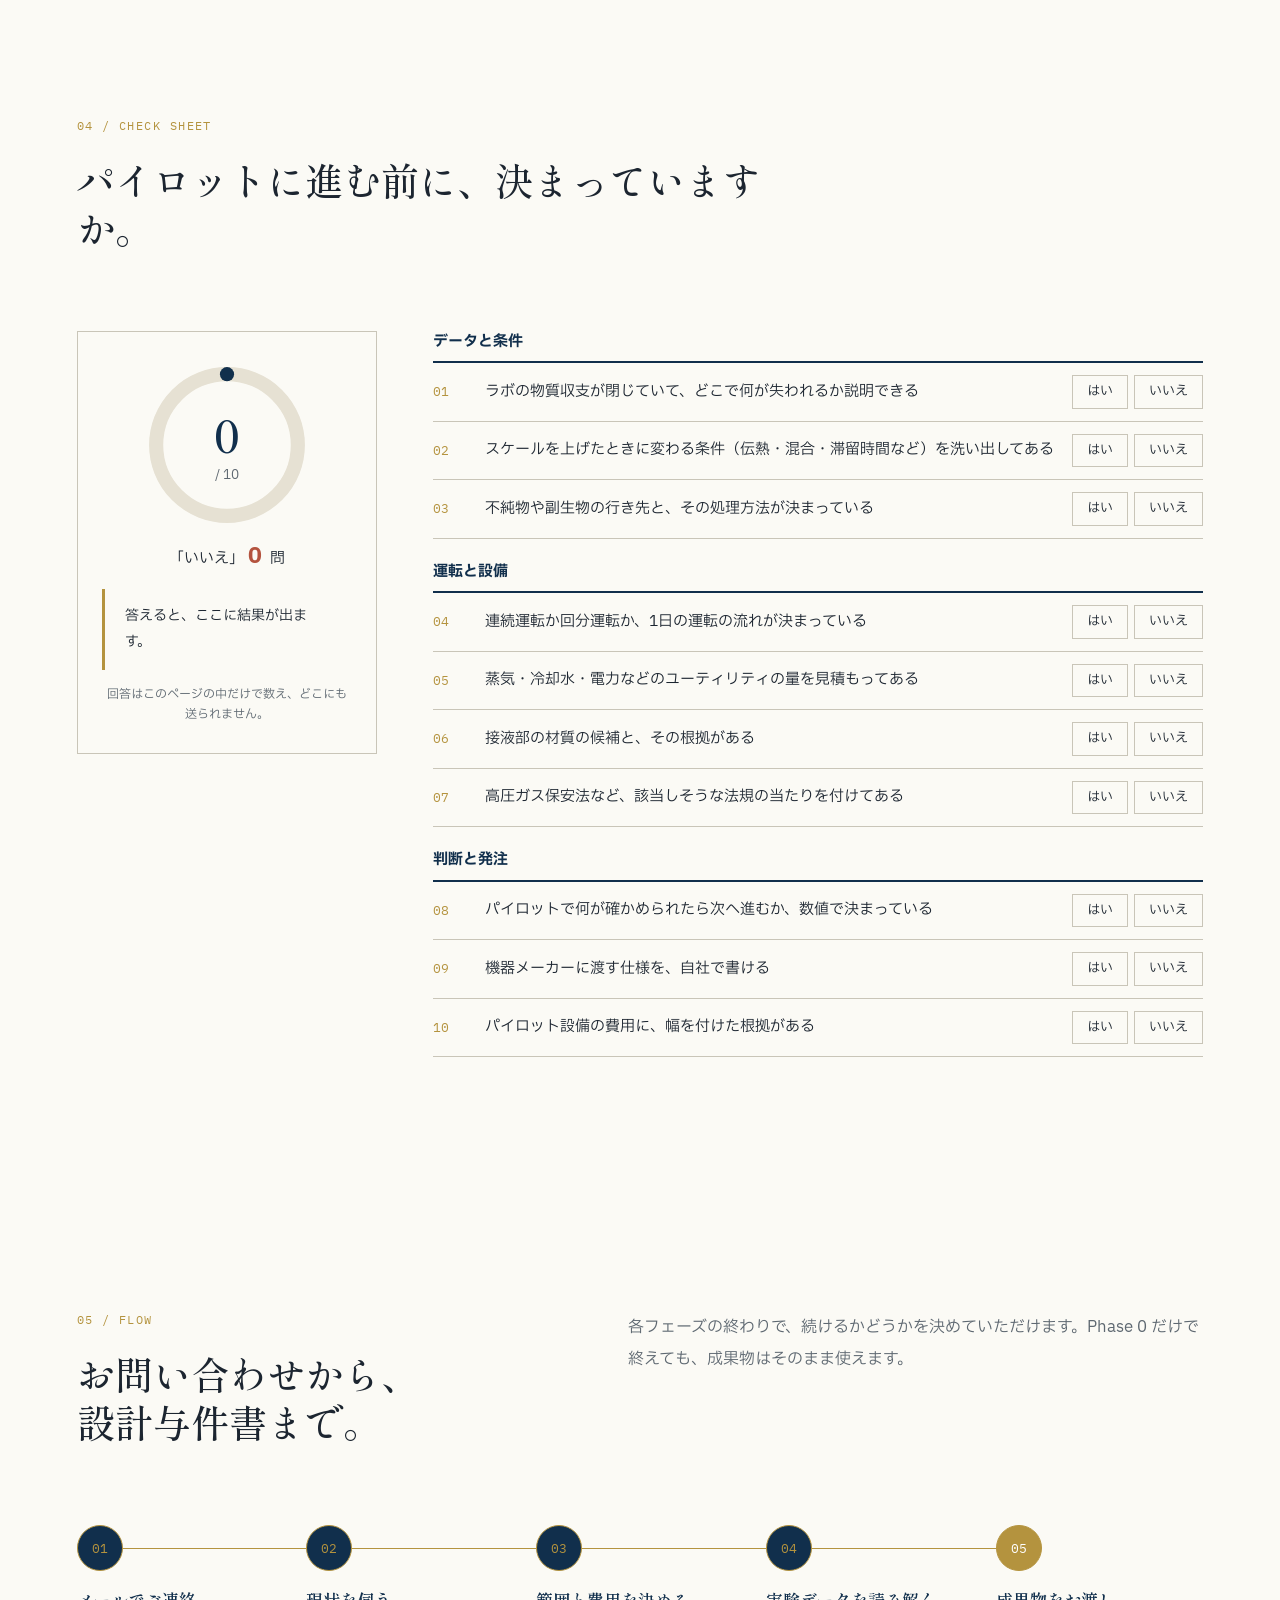
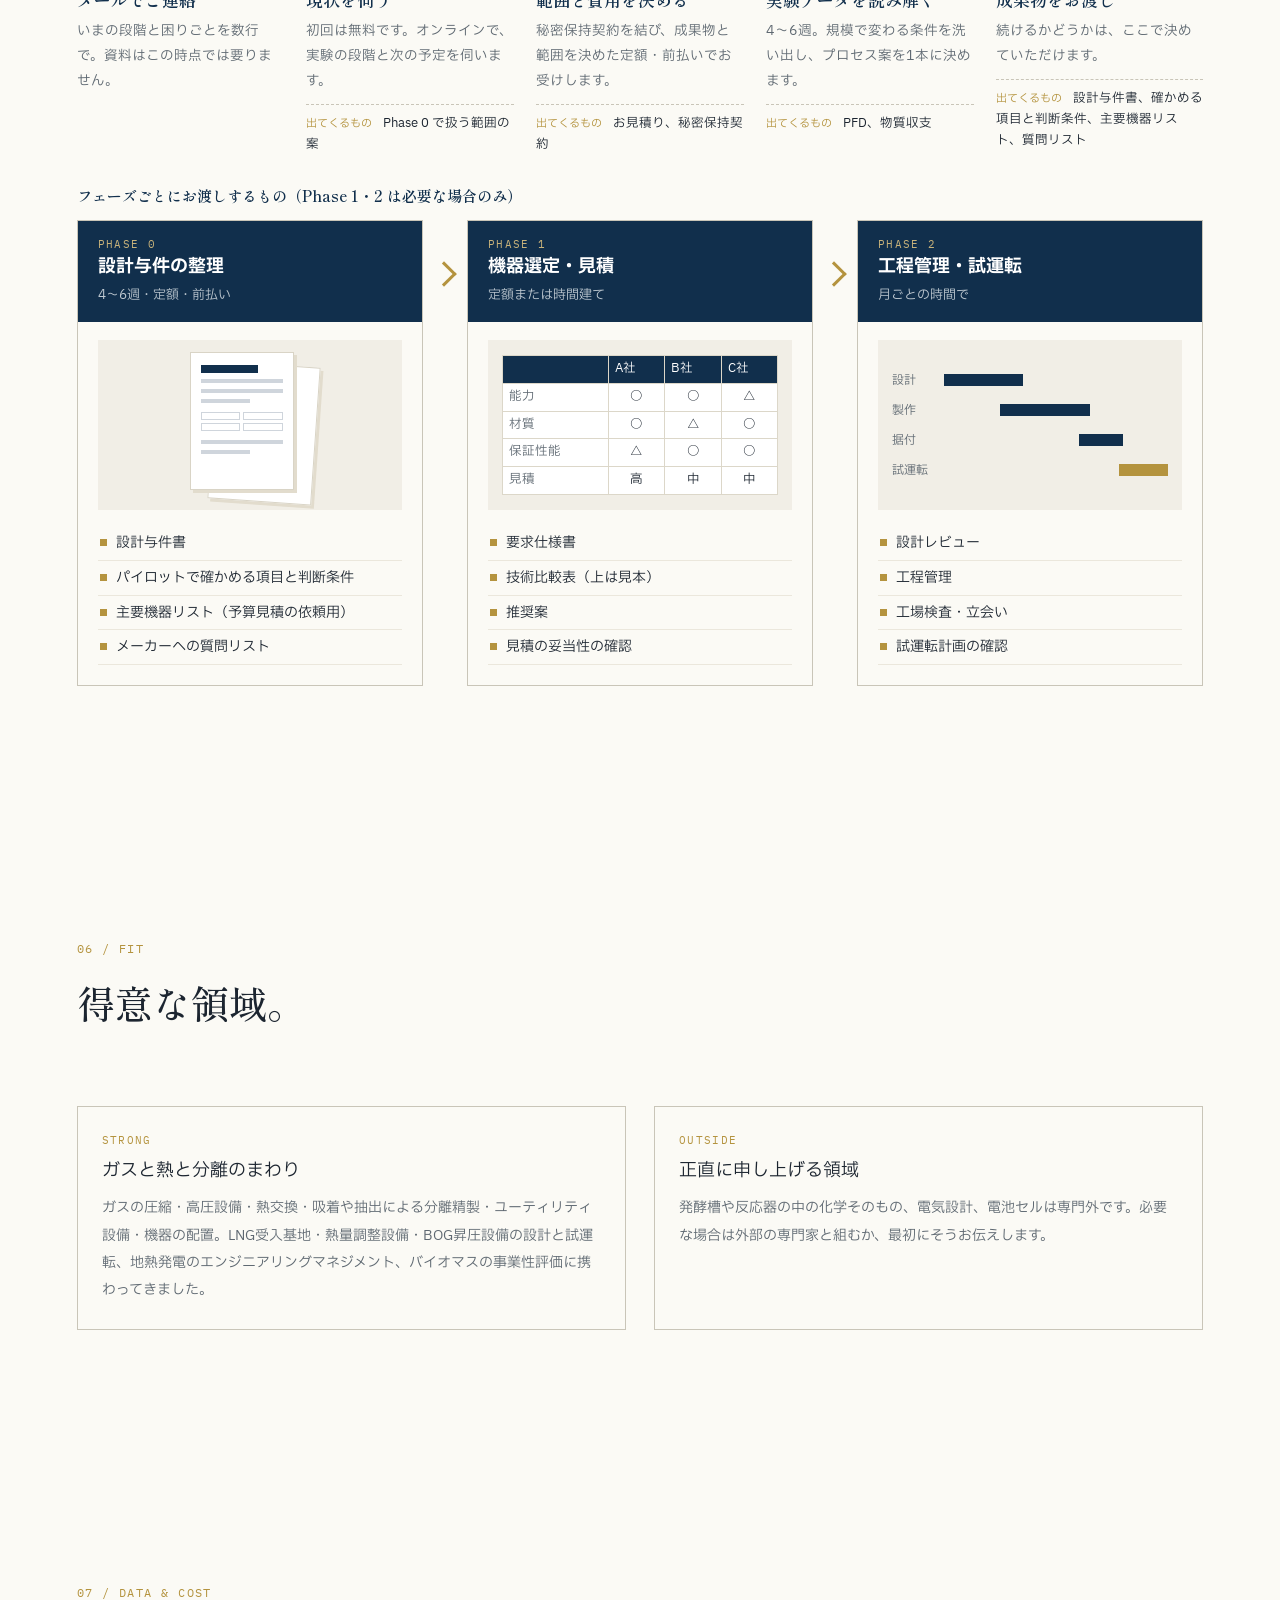
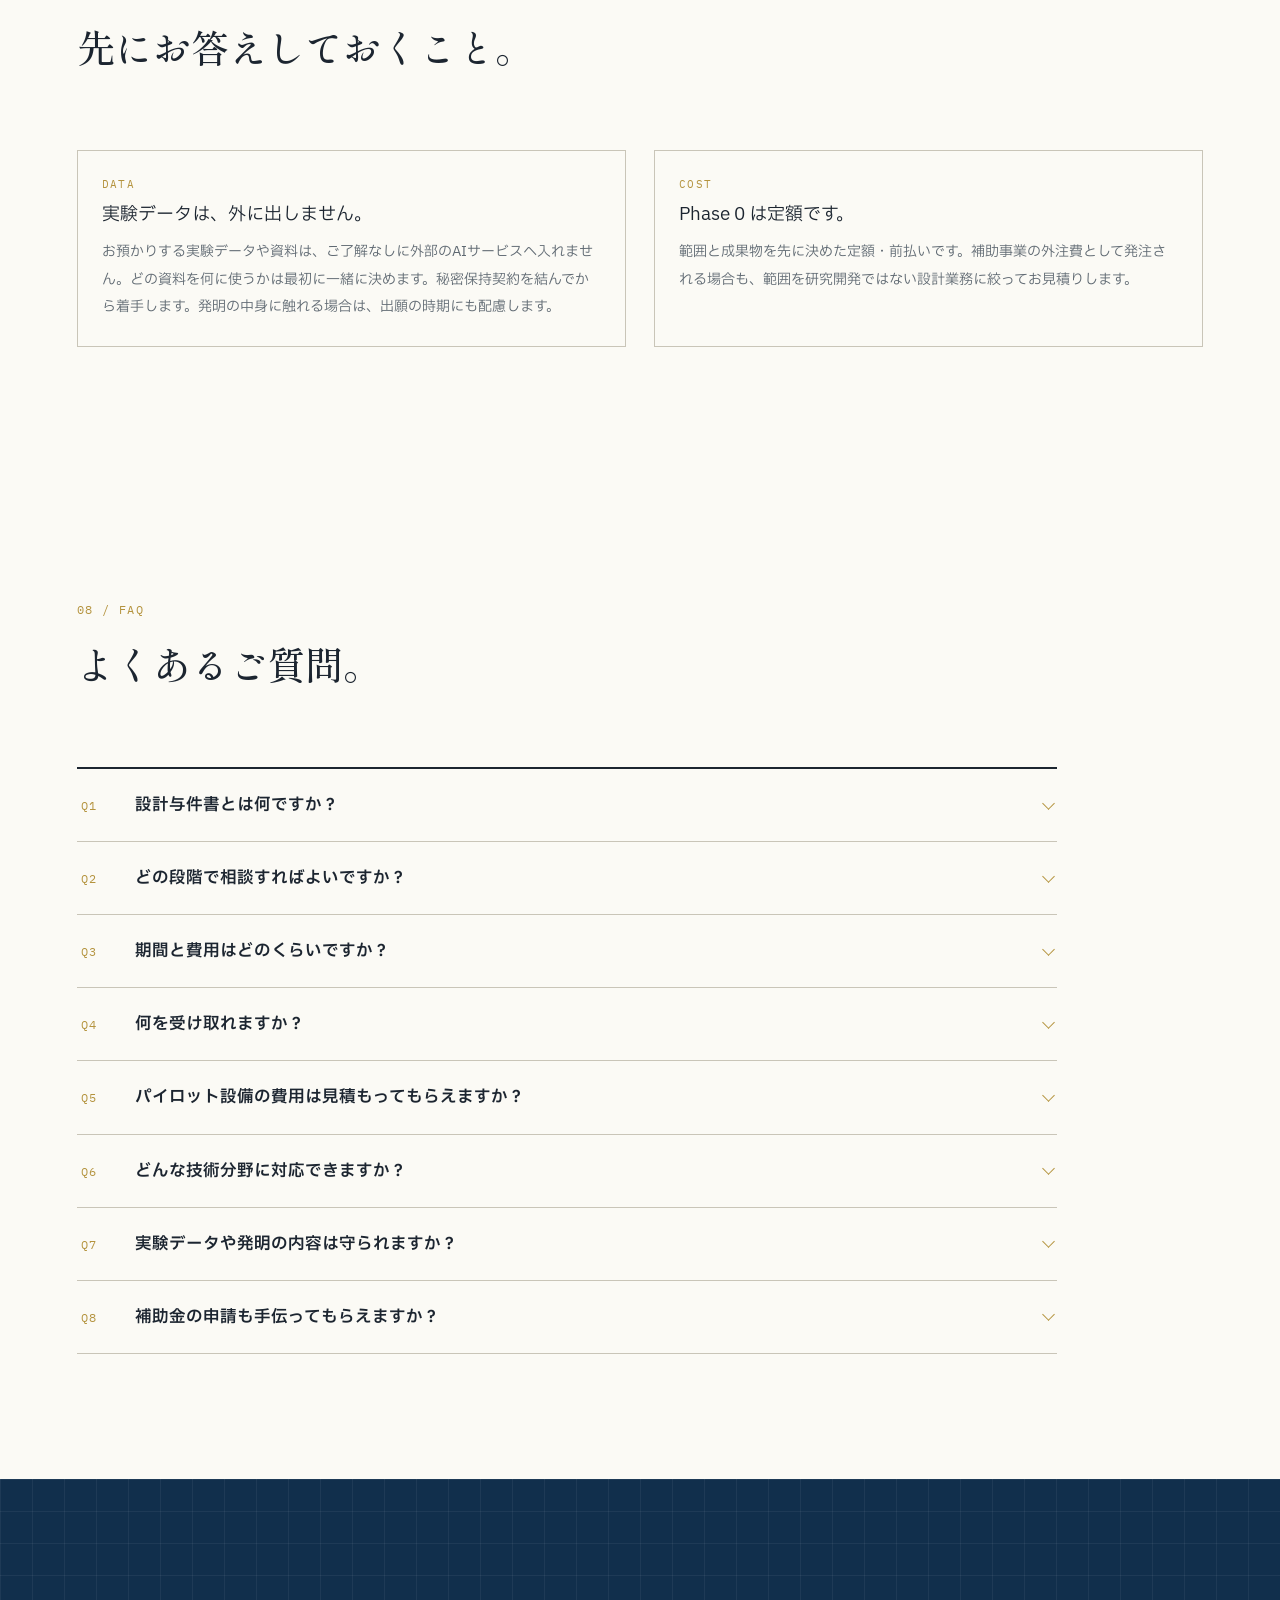
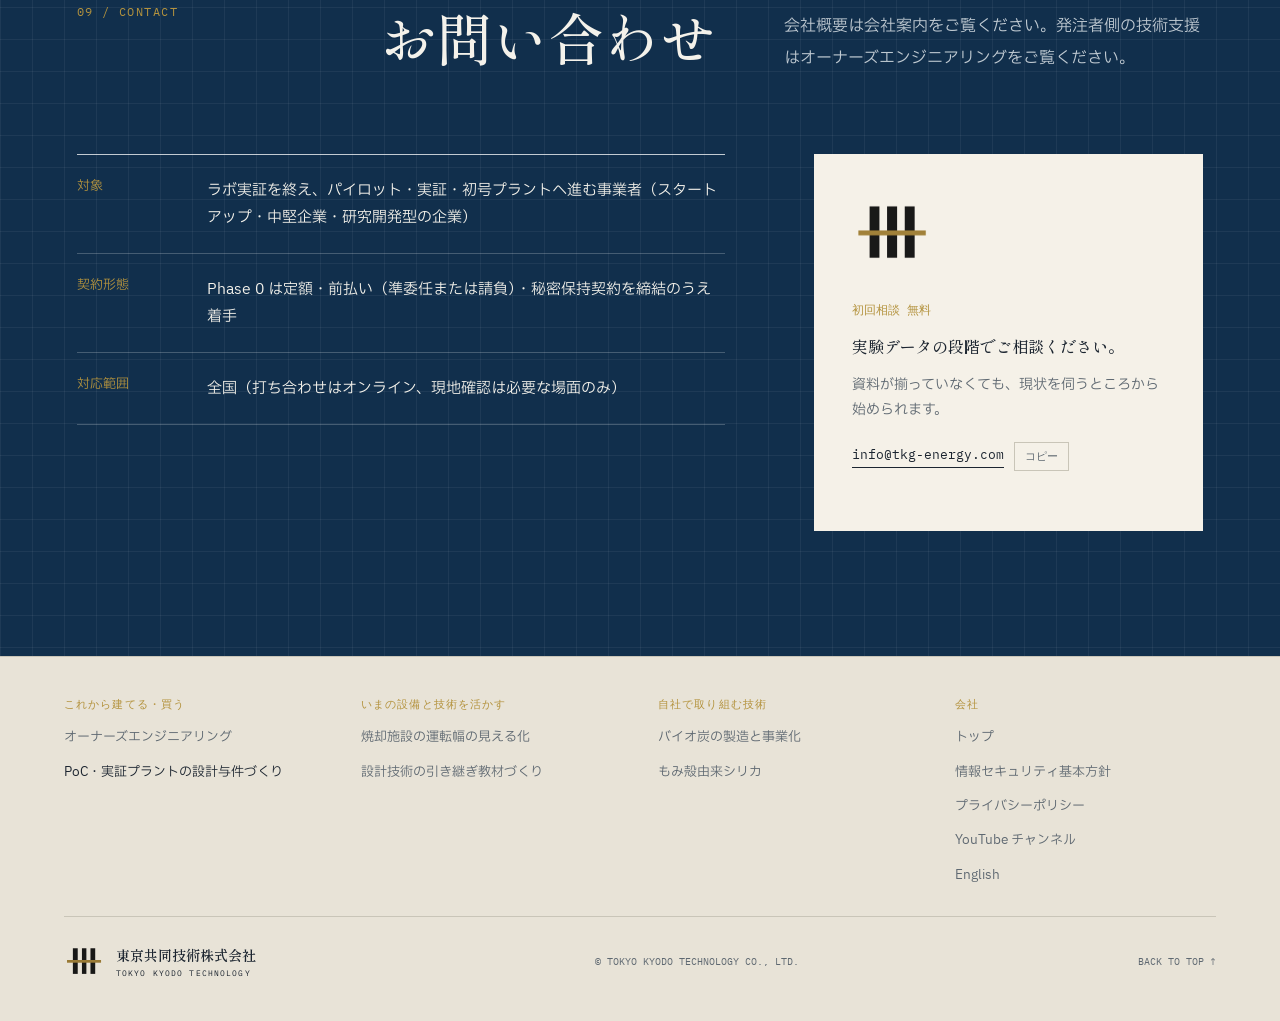
<file: pilot-plant.html>
<!DOCTYPE html>
<html lang="ja">
<head>
<meta charset="UTF-8">
<meta name="viewport" content="width=device-width, initial-scale=1">
<title>パイロットプラント・実証プラントの設計与件づくり（PoC支援） | 東京共同技術株式会社</title>
<meta name="description" content="ラボで成果の出た技術をパイロットプラント・実証プラントへ進める事業者さまへ。実験データからスケールアップで変わる条件を洗い出し、プロセスを1本に決めて、設計与件書と、パイロットで確かめる項目・判断条件にまとめます。4〜6週の定額です。">
<meta property="og:type" content="article">
<meta property="og:site_name" content="東京共同技術株式会社">
<meta property="og:title" content="パイロットプラント・実証プラントの設計与件づくり（PoC支援） | 東京共同技術株式会社">
<meta property="og:description" content="実験データから、パイロットの設計与件書を書く役をやります。機器メーカーに聞く前に、何を聞くべきかを一緒に決めます。">
<meta property="og:url" content="https://www.tkg-energy.com/pilot-plant">
<meta property="og:image" content="https://www.tkg-energy.com/assets/ogp.jpg">
<meta property="og:image:width" content="1200">
<meta property="og:image:height" content="630">
<meta property="og:locale" content="ja_JP">
<meta name="twitter:card" content="summary_large_image">
<link rel="canonical" href="https://www.tkg-energy.com/pilot-plant">
<link rel="icon" type="image/svg+xml" href="assets/favicon.svg">
<link rel="stylesheet" href="assets/company.css?v=20261114">
<link rel="preconnect" href="https://fonts.googleapis.com">
<link rel="preconnect" href="https://fonts.gstatic.com" crossorigin>
<link rel="stylesheet" href="https://fonts.googleapis.com/css2?family=IBM+Plex+Mono:wght@400;500&amp;family=IBM+Plex+Sans+JP:wght@400;500;700&amp;family=Shippori+Mincho:wght@500;600;700&amp;display=swap">
<link rel="stylesheet" href="assets/oe-visual.css?v=20261114">
<link rel="stylesheet" href="assets/bp-hero.css?v=20261114">
<link rel="stylesheet" href="assets/site-enhance.css?v=20261114">
<link rel="stylesheet" href="assets/site-menu.css?v=20261114">
<link rel="stylesheet" href="assets/service.css?v=20261114">
<link rel="stylesheet" href="assets/pilot.css?v=20261114">
<link rel="stylesheet" href="assets/site-font.css?v=20261114">
<script src="assets/nav.js?v=20261015" defer></script>
<script src="assets/motion.js?v=20261015g" defer></script>
<script type="application/ld+json">
{
  "@context": "https://schema.org",
  "@graph": [
    {
      "@type": "WebPage",
      "@id": "https://www.tkg-energy.com/pilot-plant#webpage",
      "url": "https://www.tkg-energy.com/pilot-plant",
      "name": "パイロットプラント・実証プラントの設計与件づくり（PoC支援） | 東京共同技術株式会社",
      "description": "ラボで成果の出た技術をパイロットプラント・実証プラントへ進める事業者さまへ。実験データからスケールアップで変わる条件を洗い出し、プロセスを1本に決めて、設計与件書と、パイロットで確かめる項目・判断条件にまとめます。4〜6週の定額です。",
      "inLanguage": "ja",
      "isPartOf": {
        "@id": "https://www.tkg-energy.com/#website"
      },
      "breadcrumb": {
        "@id": "https://www.tkg-energy.com/pilot-plant#breadcrumb"
      },
      "mainEntity": {
        "@id": "https://www.tkg-energy.com/pilot-plant#service"
      }
    },
    {
      "@type": "Service",
      "@id": "https://www.tkg-energy.com/pilot-plant#service",
      "name": "PoC・実証プラントの設計与件づくり",
      "serviceType": "パイロットプラント・実証プラントの設計与件整理",
      "description": "ラボで成果の出た技術をパイロットプラント・実証プラントへ進める事業者さまへ。実験データからスケールアップで変わる条件を洗い出し、プロセスを1本に決めて、設計与件書と、パイロットで確かめる項目・判断条件にまとめます。4〜6週の定額です。",
      "url": "https://www.tkg-energy.com/pilot-plant",
      "provider": {
        "@type": "Organization",
        "@id": "https://www.tkg-energy.com/#organization",
        "name": "東京共同技術株式会社",
        "url": "https://www.tkg-energy.com/"
      },
      "areaServed": {
        "@type": "Country",
        "name": "日本"
      },
      "audience": {
        "@type": "BusinessAudience",
        "audienceType": "ラボ実証を終え、パイロット・実証・初号プラントへ進む事業者"
      },
      "hasOfferCatalog": {
        "@type": "OfferCatalog",
        "name": "PoC・実証プラントの設計与件づくり",
        "itemListElement": [
          {
            "@type": "Offer",
            "itemOffered": {
              "@type": "Service",
              "name": "Phase 0 設計与件の整理",
              "description": "設計与件書、パイロットで確かめる項目と判断条件、主要機器リスト、メーカーへの質問リスト。4〜6週・定額。"
            }
          },
          {
            "@type": "Offer",
            "itemOffered": {
              "@type": "Service",
              "name": "Phase 1 機器選定・見積",
              "description": "要求仕様書、技術比較表、推奨案、見積の妥当性の確認。"
            }
          },
          {
            "@type": "Offer",
            "itemOffered": {
              "@type": "Service",
              "name": "Phase 2 工程管理・試運転",
              "description": "設計レビュー、工程管理、工場検査・立会い、試運転計画の確認。"
            }
          }
        ]
      }
    },
    {
      "@type": "BreadcrumbList",
      "@id": "https://www.tkg-energy.com/pilot-plant#breadcrumb",
      "itemListElement": [
        {
          "@type": "ListItem",
          "position": 1,
          "name": "ホーム",
          "item": "https://www.tkg-energy.com/"
        },
        {
          "@type": "ListItem",
          "position": 2,
          "name": "PoC・実証プラントの設計与件づくり",
          "item": "https://www.tkg-energy.com/pilot-plant"
        }
      ]
    },
    {
      "@type": "FAQPage",
      "@id": "https://www.tkg-energy.com/pilot-plant#faq",
      "mainEntity": [
        {
          "@type": "Question",
          "name": "設計与件書とは何ですか？",
          "acceptedAnswer": {
            "@type": "Answer",
            "text": "パイロット・実証プラントの基本設計に入る人が最初に聞くことを、先に書いておく文書です。処理能力、運転方式、温度と圧力、材質、ユーティリティ、関係しそうな法規をまとめ、設計者や機器メーカーがそのまま読める形にします。"
          }
        },
        {
          "@type": "Question",
          "name": "どの段階で相談すればよいですか？",
          "acceptedAnswer": {
            "@type": "Answer",
            "text": "ラボで成果が出て、パイロット・実証プラントの基本設計に入る前の段階です。予算は付いたが何から決めるか分からない、規模と費用の根拠がほしい、メーカーの提案が過剰かどうか判断できない、といった場面でご相談ください。資料が揃っていなくても、現状を伺うところから始められます。"
          }
        },
        {
          "@type": "Question",
          "name": "期間と費用はどのくらいですか？",
          "acceptedAnswer": {
            "@type": "Answer",
            "text": "Phase 0（設計与件の整理）は4〜6週で、範囲と成果物を先に決めた定額・前払いです。初回のご相談は無料です。Phase 1（機器選定・見積）と Phase 2（工程管理・試運転）は必要な場合のみで、各フェーズの終わりに、続けるかどうかを決めていただけます。"
          }
        },
        {
          "@type": "Question",
          "name": "何を受け取れますか？",
          "acceptedAnswer": {
            "@type": "Answer",
            "text": "設計与件書、パイロットで確かめる項目と判断条件、主要機器リスト（予算見積の依頼用）、メーカーへの質問リストの4点です。候補を比べてプロセス案を1本に決め、PFDと物質収支にまとめたうえでお渡しします。"
          }
        },
        {
          "@type": "Question",
          "name": "パイロット設備の費用は見積もってもらえますか？",
          "acceptedAnswer": {
            "@type": "Answer",
            "text": "一品物のパイロット設備の費用を、当社の手元の数字だけで出すことはしません。主要機器の形式・能力・材質を一覧にし、メーカーに予算見積をそのまま依頼できる形でお渡しします。費用は、その見積で固めます。"
          }
        },
        {
          "@type": "Question",
          "name": "どんな技術分野に対応できますか？",
          "acceptedAnswer": {
            "@type": "Answer",
            "text": "得意なのは、ガスの圧縮・高圧設備・熱交換・吸着や抽出による分離精製・ユーティリティ設備・機器の配置です。発酵槽や反応器の中の化学そのもの、電気設計、電池セルは専門外です。必要な場合は外部の専門家と組むか、最初にそうお伝えします。"
          }
        },
        {
          "@type": "Question",
          "name": "実験データや発明の内容は守られますか？",
          "acceptedAnswer": {
            "@type": "Answer",
            "text": "秘密保持契約を結んでから着手します。お預かりする実験データや資料は、ご了解なしに外部のAIサービスへ入れません。どの資料を何に使うかは最初に一緒に決め、発明の中身に触れる場合は出願の時期にも配慮します。"
          }
        },
        {
          "@type": "Question",
          "name": "補助金の申請も手伝ってもらえますか？",
          "acceptedAnswer": {
            "@type": "Answer",
            "text": "補助金の申請書の作成代行は行いません。お手伝いするのは、申請や稟議に載せる技術内容と数値の裏付けまでです。補助事業の外注費として発注される場合は、範囲を研究開発ではない設計業務に絞ってお見積りします。"
          }
        }
      ]
    }
  ]
}
</script>
</head>
<body class="antialiased svc-page">
<main>
<header class="site-header">
  <a class="brand" href="./" aria-label="東京共同技術株式会社 トップ">
    <img src="assets/logo.png" alt="東京共同技術株式会社 ロゴ">
    <span>東京共同技術株式会社<small>TOKYO KYODO TECHNOLOGY</small></span>
  </a>
  <nav aria-label="メインナビゲーション">
    <a href="#when">ご相談の時期</a>
    <a href="#promise">当社の約束</a>
    <a href="#deliverables">成果物</a>
    <a href="#check">チェックシート</a>
    <a href="#phases">進め方</a>
    <a href="./">会社トップ</a>
    <a class="nav-cta" href="#contact">お問い合わせ</a>
  </nav>
</header>

<section class="bp-hero" id="top">
  <div class="bp-stage" aria-hidden="true">
    <div class="bp-grid"></div>
    <img class="bp-layer bp-far" src="assets/hero-bp-far.jpg?v=1" alt="" width="1536" height="1024" decoding="async">
    <span class="bp-near" hidden></span><!-- 近景の絵は使わない。motion.js が .bp-near を前提にしているため空要素を置く -->
    <div class="bp-shade"></div>
  </div>
  <div class="bp-copy">
    <p class="bp-eyebrow">PoC / PILOT PLANT / PHASE 0</p>
    <h1><span class="bp-kw">パイロットプラント・実証プラントの設計与件づくり</span><span>実験データから、</span><span>パイロットの設計へ。</span></h1>
    <p class="bp-lead">ラボで成果の出た技術を、パイロット・実証プラントに進める段階の事業者さまへ。実験データを読んでプロセスを1本に決め、設計与件書にまとめます。<br>機器メーカーに聞く前に、何を聞くべきかを一緒に決めます。</p>
    <div class="bp-actions">
      <a class="primary" href="#deliverables">成果物を見る</a>
      <a class="secondary" href="#check">チェックシートを試す</a>
    </div>
  </div>
  <a class="bp-scroll" href="#when">SCROLL</a>
</section>

<section class="section scope" id="when">
  <div class="compact-heading">
    <div><span>01 / WHEN</span><h2>こんな段階でご相談ください。</h2></div>
  </div>
  <div class="svc-cases">
    <article>
      <figure><img src="assets/pp-when1.jpg?v=20261106" alt="実験器具と白紙の方眼紙のあいだで鉛筆を持ったまま止まる手" width="960" height="640" loading="lazy" decoding="async"></figure>
      <span>CASE 01</span><h3>予算が付いたが、<br>何から決める？</h3><p>基本設計に入る前</p>
    </article>
    <article>
      <figure><img src="assets/pp-when2.jpg?v=20261106" alt="小さなガラス容器からパイロット設備へ階段状に伸びる矢印と電卓" width="960" height="640" loading="lazy" decoding="async"></figure>
      <span>CASE 02</span><h3>規模と費用の<br>根拠がほしい</h3><p>予算見積を取れる仕様にする</p>
    </article>
    <article>
      <figure><img src="assets/pp-when3.jpg?v=20261106" alt="大きすぎる装置と適正な装置を天秤で見比べる手" width="960" height="640" loading="lazy" decoding="async"></figure>
      <span>CASE 03</span><h3>メーカーの提案、<br>過剰では？</h3><p>比べる物差しがない</p>
    </article>
    <article>
      <figure><img src="assets/pp-when4.jpg?v=20261106" alt="誰も座っていない作業机とヘルメット、窓の外の建設中の設備" width="960" height="640" loading="lazy" decoding="async"></figure>
      <span>CASE 04</span><h3>技術者が<br>決まるまで空く</h3><p>採用までの立ち上げ期に</p>
    </article>
  </div>
</section>

<section class="section scope" id="promise">
  <div class="compact-heading">
    <div><span>02 / WHY TKG</span><h2>当社にできないことと、<span class="nw">だからお約束すること。</span></h2></div>
    <p>できないことを先に書き、そのうえでお約束することを並べました。</p>
  </div>
  <ol class="svc-promise">
    <li>
      <div>
        <span class="pr-no">PROMISE</span>
        <p class="pr-fact">機器メーカーではなく、売る機器を持っていません。</p>
        <span class="pr-so">だから</span>
        <h3>メーカーの提案が過剰かどうかを、<br>同じ物差しで比べます。</h3>
        <p class="pr-body">処理量の幅、接液部の材質、保証する性能と測り方。何を聞き、どの答えで比べるかを先に決めてから、各社の提案を並べます。</p>
      </div>
      <figure class="svc-win">
        <figcaption>メーカー提案の比較表<em>見本</em></figcaption>
        <div class="wb">
          <table>
            <tr><th>比べる項目</th><th>A社</th><th>B社</th><th>C社</th></tr>
            <tr><td>処理量の幅</td><td>○</td><td>○</td><td>△</td></tr>
            <tr><td>接液部の材質</td><td>○</td><td>△</td><td>○</td></tr>
            <tr><td>保証性能の測り方</td><td>△</td><td>○</td><td>○</td></tr>
            <tr><td>設計条件に対する余裕</td><td class="hl">過大</td><td>適正</td><td>適正</td></tr>
          </table>
        </div>
      </figure>
    </li>
    <li>
      <div>
        <span class="pr-no">PROMISE</span>
        <p class="pr-fact">反応器や発酵槽の中の化学は、専門外です。</p>
        <span class="pr-so">だから</span>
        <h3>化学は貴社の研究者にお任せし、<br>規模を上げると変わる条件を受け持ちます。</h3>
        <p class="pr-body">装置を大きくすると、容積に比べて伝熱面積が小さくなり、混ざり方や滞留時間も変わります。ラボで成り立っていた条件のうち、パイロットで崩れそうなものを計算で洗い出します。</p>
      </div>
      <figure class="svc-win">
        <figcaption>規模と伝熱面積の関係<em>考え方の図</em></figcaption>
        <div class="wb">
          <svg viewBox="0 0 320 150" aria-hidden="true">
            <path class="ax" d="M40 10V124H312"/>
            <path class="ln" d="M52 22C80 70 120 94 170 106S260 118 306 120"/>
            <circle cx="62" cy="38" r="4" fill="#112f4c"/><circle cx="170" cy="106" r="4" fill="#112f4c"/><circle cx="290" cy="119" r="4" fill="#b4933e"/>
            <text x="70" y="36">ラボ</text><text x="160" y="96">パイロット</text><text x="270" y="108">商用</text>
            <text x="44" y="18">容積あたりの伝熱面積</text>
            <text x="250" y="140">装置の規模 →</text>
          </svg>
        </div>
      </figure>
    </li>
    <li>
      <div>
        <span class="pr-no">PROMISE</span>
        <p class="pr-fact">一品物のパイロット設備の費用を、当社の手元の数字だけで出す根拠は持っていません。</p>
        <span class="pr-so">だから</span>
        <h3>費用の数字は作らず、<br>見積を取れる一覧までをお渡しします。</h3>
        <p class="pr-body">主要機器の形式・能力・材質を一覧にし、メーカーに予算見積をそのまま依頼できる形にします。費用は、その見積で固めます。</p>
      </div>
      <figure class="svc-win">
        <figcaption>主要機器リスト<em>見本</em></figcaption>
        <div class="wb">
          <table>
            <tr><th>機器</th><th>形式</th><th>能力</th><th>材質</th><th>見積</th></tr>
            <tr><td>原料槽</td><td>縦型</td><td>○○ m³</td><td>○○</td><td>依頼先 2社</td></tr>
            <tr><td>熱交換器</td><td>多管式</td><td>○○ kW</td><td>○○</td><td>依頼先 3社</td></tr>
            <tr><td>分離塔</td><td>充填塔</td><td>○○ kg/h</td><td>○○</td><td>依頼先 2社</td></tr>
            <tr><td>ポンプ</td><td>遠心式</td><td>○○ m³/h</td><td>○○</td><td>依頼先 2社</td></tr>
          </table>
        </div>
      </figure>
    </li>
    <li>
      <div>
        <span class="pr-no">PROMISE</span>
        <p class="pr-fact">研究者ではなく、大手エンジニアリング会社でプラントの設計・建設・試運転をする側に約13年いました。</p>
        <span class="pr-so">だから</span>
        <h3>設計者やメーカーがそのまま読める形で、<br>設計与件書を書きます。</h3>
        <p class="pr-body">処理能力、運転方式、温度と圧力、材質、ユーティリティ、関係しそうな法規。基本設計に入る人が最初に聞くことを、先に書いておきます。</p>
      </div>
      <figure class="svc-win">
        <figcaption>設計与件書　1. 設計条件<em>見本</em></figcaption>
        <div class="wb">
          <table>
            <tr><th>項目</th><th>記載すること</th></tr>
            <tr><td>処理能力</td><td>○○ kg/h（幅と下限運転も）</td></tr>
            <tr><td>運転方式</td><td>連続 ／ 回分、1日の運転の流れ</td></tr>
            <tr><td>温度・圧力</td><td>○○ ℃ ／ ○○ MPa</td></tr>
            <tr><td>関係法規</td><td>該当しそうなものの当たり</td></tr>
          </table>
        </div>
      </figure>
    </li>
  </ol>
</section>

<section class="section scope blueprint" id="deliverables">
  <div class="compact-heading">
    <div><span>03 / DELIVERABLES</span><h2><span class="nw">実験データから、</span><span class="nw">設計与件書へ。</span></h2></div>
    <p>Phase 0（4〜6週・定額）でお渡しするものです。中央は設計与件書の見本です。</p>
  </div>
  <div class="pp-flow pp-flow2">
    <ol class="pp-steps">
      <li><i>IN</i><div><b>実験データ</b><span>収率・運転条件・不純物</span></div></li>
      <li><i>1</i><div><b>読み解き</b><span>規模を大きくすると変わる条件（伝熱・混合・滞留時間）を洗い出す</span></div></li>
      <li><i>2</i><div><b>プロセス案を1本に</b><span>候補を比べて決め、PFDと物質収支にする</span></div></li>
      <li class="out"><i>3</i><div><b>設計与件書にまとめる</b><span>設計者・メーカーが読める形に</span></div></li>
    </ol>
    <figure class="pp-sheet pp-sheet2" aria-label="設計与件書の見本">
      <header>
        <div class="tb-title"><small>設計与件書（見本）</small><b>○○パイロット設備</b></div>
        <table class="tb-stamp"><tr><th>文書番号</th><td>DB-○○-001</td><th>Rev.</th><td>0</td></tr><tr><th>作成</th><td></td><th>承認</th><td></td></tr></table>
      </header>
      <h4><span>1</span>プロセスフロー（PFD）</h4>
      <svg class="pfd" viewBox="0 0 520 244" role="img" aria-label="原料槽からポンプ、予熱器、撹拌付き反応器、冷却器、分離塔を経て製品槽と副生物に分かれるプロセスフロー図の見本。反応器に伝熱と混合、分離塔に滞留時間と分離の確認箇所の印がある">
        <defs><marker id="ar" viewBox="0 0 8 8" refX="7" refY="4" markerWidth="7" markerHeight="7" orient="auto"><path d="M0 0L8 4 0 8z" fill="#112f4c"/></marker>
          <marker id="aru" viewBox="0 0 8 8" refX="7" refY="4" markerWidth="6" markerHeight="6" orient="auto"><path d="M0 0L8 4 0 8z" fill="#8a9aa8"/></marker></defs>
        <path class="pl" d="M34 34V68" marker-end="url(#ar)"/>
        <path class="pl" d="M34 152V158H74"/>
        <path class="pl" d="M94 158H140V128" marker-end="url(#ar)"/>
        <path class="pl" d="M140 92V56H212V78" marker-end="url(#ar)"/>
        <path class="pl" d="M250 150H282" marker-end="url(#ar)"/>
        <path class="pl" d="M318 150H340V112H368" marker-end="url(#ar)"/>
        <path class="pl" d="M384 28V16H496" marker-end="url(#ar)"/>
        <path class="pl" d="M384 192V206H438" marker-end="url(#ar)"/>
        <path class="st" d="M98 110H124L129 102 135 118 141 102 147 118 152 110H182" marker-end="url(#aru)"/>
        <path class="cw" d="M300 200V168L292 163 308 157 292 151 308 145 292 139 300 134V112" marker-end="url(#aru)"/>
        <rect class="eq" x="14" y="70" width="40" height="82" rx="14"/>
        <circle class="eq" cx="84" cy="158" r="10"/><path class="eqf" d="M80 152L90 158 80 164z"/>
        <circle class="eq" cx="140" cy="110" r="17"/>
        <rect class="jk" x="194" y="74" width="62" height="92" rx="18"/>
        <rect class="eq" x="200" y="80" width="50" height="80" rx="15"/>
        <rect class="eq" x="218" y="58" width="14" height="12"/><path class="eqs" d="M225 70V132M212 132H238M214 120H236"/>
        <circle class="eq" cx="300" cy="150" r="17"/>
        <rect class="eq" x="370" y="28" width="28" height="164" rx="12"/>
        <path class="tr" d="M372 54H390M378 72H396M372 90H390M378 108H396M372 126H390M378 144H396M372 162H390"/>
        <rect class="eq" x="440" y="168" width="40" height="52" rx="12"/>
        <g class="cf"><path d="M256 98H266"/><rect x="266" y="86" width="70" height="24" rx="12"/><text x="301" y="102">伝熱・混合</text></g>
        <g class="cf"><path d="M398 84H408"/><rect x="408" y="72" width="84" height="24" rx="12"/><text x="450" y="88">滞留時間・分離</text></g>
        <text class="tg" x="34" y="176">TK-101</text><text class="nm" x="34" y="190">原料槽</text>
        <text class="tg" x="84" y="182">P-101</text>
        <text class="tg" x="114" y="136">E-101</text><text class="nm" x="114" y="149">予熱器</text>
        <text class="tg" x="225" y="182">R-101</text><text class="nm" x="225" y="196">反応器</text>
        <text class="tg" x="272" y="130">E-102</text><text class="nm" x="272" y="182">冷却器</text>
        <text class="tg" x="356" y="214">T-101</text><text class="nm" x="356" y="228">分離塔</text>
        <text class="tg" x="460" y="236">TK-102</text>
        <text class="nm" x="34" y="26">原料</text>
        <text class="nm st-t" x="98" y="102" text-anchor="start">蒸気</text>
        <text class="nm cw-t" x="306" y="198" text-anchor="start">冷却水</text>
        <text class="nm end" x="496" y="10">副生物・排ガス</text>
        <text class="nm" x="460" y="160">製品</text>
        <g class="sn"><path d="M56 150l6-6 6 6-6 6z"/><text x="62" y="153">1</text></g>
        <g class="sn"><path d="M170 48l6-6 6 6-6 6z"/><text x="176" y="51">2</text></g>
        <g class="sn"><path d="M260 142l6-6 6 6-6 6z"/><text x="266" y="145">3</text></g>
        <g class="sn"><path d="M346 120l6-6 6 6-6 6z"/><text x="352" y="123">4</text></g>
        <g class="sn"><path d="M396 8l6-6 6 6-6 6z"/><text x="402" y="11">5</text></g>
        <g class="sn"><path d="M404 198l6-6 6 6-6 6z"/><text x="410" y="201">6</text></g>
      </svg>
      <table class="stream">
        <tr><th>流番</th><td><i><em>1</em></i></td><td><i><em>2</em></i></td><td><i><em>3</em></i></td><td><i><em>4</em></i></td><td><i><em>5</em></i></td><td><i><em>6</em></i></td></tr>
        <tr><th>流量 kg/h</th><td>○○</td><td>○○</td><td>○○</td><td>○○</td><td>○○</td><td>○○</td></tr>
        <tr><th>温度 ℃</th><td>○○</td><td>○○</td><td>○○</td><td>○○</td><td>○○</td><td>○○</td></tr>
        <tr><th>圧力 MPa</th><td>○○</td><td>○○</td><td>○○</td><td>○○</td><td>○○</td><td>○○</td></tr>
      </table>
      <div class="sheet-cols">
        <div>
          <h4><span>2</span>設計条件</h4>
          <table class="cond">
            <tr><th>処理能力</th><td>○○ kg/h</td></tr>
            <tr><th>運転方式</th><td>連続 ／ 回分</td></tr>
            <tr><th>接液部の材質</th><td>候補と根拠</td></tr>
            <tr><th>ユーティリティ</th><td>蒸気・冷却水・電力</td></tr>
            <tr><th>関係法規</th><td>該当しそうなもの</td></tr>
          </table>
        </div>
        <div>
          <h4><span>3</span>パイロットで確かめること</h4>
          <ul class="gate">
            <li><b>収率</b><div class="trk"><i class="lab" style="--x:78%"></i><i class="line" style="--x:66%"></i></div></li>
            <li><b>純度</b><div class="trk"><i class="lab" style="--x:84%"></i><i class="line" style="--x:72%"></i></div></li>
            <li><b>連続運転</b><div class="trk"><i class="lab" style="--x:30%"></i><i class="line" style="--x:62%"></i></div></li>
          </ul>
          <p class="gate-key"><span class="k-lab"></span>ラボの結果　<span class="k-line"></span>次に進む判断ライン</p>
          <p class="gate-note">連続運転はラボでは確かめきれない項目です。パイロットで最初に見ます。</p>
        </div>
      </div>
    </figure>
    <div class="pp-extras">
      <div class="pp-x">
        <small>あわせてお渡しするもの</small>
        <b>主要機器リスト</b>
        <table class="pp-eq"><tr><th>機器</th><th>形式</th><th>能力</th><th>材質</th></tr><tr><td>原料槽</td><td>縦型</td><td>○○ m³</td><td>○○</td></tr><tr><td>熱交換器</td><td>多管式</td><td>○○ kW</td><td>○○</td></tr><tr><td>分離塔</td><td>充填塔</td><td>○○ kg/h</td><td>○○</td></tr></table>
        <p>メーカーに予算見積を依頼するときに、そのまま渡せる一覧です。費用の数字は、この一覧で取ったメーカーの見積で固めます。</p>
      </div>
      <div class="pp-x">
        <b>メーカーへの質問リスト</b>
        <ul class="ck"><li>処理量の幅と下限運転</li><li>接液部の材質と根拠</li><li>ユーティリティの量</li><li>保証する性能と測り方</li></ul>
        <p>何を聞き、どの答えで比べるかを先に決めておきます。</p>
      </div>
    </div>
  </div>
  <p class="svc-note">補助金の申請書の作成代行は行いません。お手伝いするのは、申請や稟議に載せる技術内容と数値の裏付けまでです。</p>
</section>

<section class="section method" id="check">
  <div class="compact-heading">
    <div><span>04 / CHECK SHEET</span><h2>パイロットに進む前に、決まっていますか。</h2></div>
  </div>
  <div class="pp-check">
    <aside class="pp-meter">
      <svg viewBox="0 0 120 120" aria-hidden="true"><circle class="bg" cx="60" cy="60" r="50"/><circle class="fg" id="check-ring" cx="60" cy="60" r="50" pathLength="100" stroke-dasharray="0 100"/></svg>
      <div class="pp-meter-num"><b id="check-done">0</b><span>/ 10</span></div>
      <p class="pp-meter-no">「いいえ」<b id="check-no">0</b> 問</p>
      <p class="svc-result" id="check-result" aria-live="polite">答えると、ここに結果が出ます。</p>
      <p class="pp-meter-note">回答はこのページの中だけで数え、どこにも送られません。</p>
    </aside>
    <ol id="checklist" class="pp-qs">
      <li class="grp" aria-hidden="true">データと条件</li>
      <li><span>ラボの物質収支が閉じていて、どこで何が失われるか説明できる</span><div class="yn"></div></li>
      <li><span>スケールを上げたときに変わる条件（伝熱・混合・滞留時間など）を洗い出してある</span><div class="yn"></div></li>
      <li><span>不純物や副生物の行き先と、その処理方法が決まっている</span><div class="yn"></div></li>
      <li class="grp" aria-hidden="true">運転と設備</li>
      <li><span>連続運転か回分運転か、1日の運転の流れが決まっている</span><div class="yn"></div></li>
      <li><span>蒸気・冷却水・電力などのユーティリティの量を見積もってある</span><div class="yn"></div></li>
      <li><span>接液部の材質の候補と、その根拠がある</span><div class="yn"></div></li>
      <li><span>高圧ガス保安法など、該当しそうな法規の当たりを付けてある</span><div class="yn"></div></li>
      <li class="grp" aria-hidden="true">判断と発注</li>
      <li><span>パイロットで何が確かめられたら次へ進むか、数値で決まっている</span><div class="yn"></div></li>
      <li><span>機器メーカーに渡す仕様を、自社で書ける</span><div class="yn"></div></li>
      <li><span>パイロット設備の費用に、幅を付けた根拠がある</span><div class="yn"></div></li>
    </ol>
  </div>
</section>

<section class="section scope" id="phases">
  <div class="compact-heading">
    <div><span>05 / FLOW</span><h2>お問い合わせから、<span class="nw">設計与件書まで。</span></h2></div>
    <p>各フェーズの終わりで、続けるかどうかを決めていただけます。Phase 0 だけで終えても、成果物はそのまま使えます。</p>
  </div>
  <ol class="svc-flow">
    <li><span class="no">01</span><h3>メールでご連絡</h3><p>いまの段階と困りごとを数行で。資料はこの時点では要りません。</p></li>
    <li><span class="no">02</span><h3>現状を伺う</h3><p>初回は無料です。オンラインで、実験の段階と次の予定を伺います。</p><span class="get">Phase 0 で扱う範囲の案</span></li>
    <li><span class="no">03</span><h3>範囲と費用を決める</h3><p>秘密保持契約を結び、成果物と範囲を決めた定額・前払いでお受けします。</p><span class="get">お見積り、秘密保持契約</span></li>
    <li><span class="no">04</span><h3>実験データを読み解く</h3><p>4〜6週。規模で変わる条件を洗い出し、プロセス案を1本に決めます。</p><span class="get">PFD、物質収支</span></li>
    <li class="goal"><span class="no">05</span><h3>成果物をお渡し</h3><p>続けるかどうかは、ここで決めていただけます。</p><span class="get">設計与件書、確かめる項目と判断条件、主要機器リスト、質問リスト</span></li>
  </ol>
  <p class="svc-flow-next">フェーズごとにお渡しするもの（Phase 1・2 は必要な場合のみ）</p>
  <div class="pp-phases">
    <article>
      <header><small>PHASE 0</small><b>設計与件の整理</b><span>4〜6週・定額・前払い</span></header>
      <div class="pp-sample pp-s-doc" aria-hidden="true"><div class="pg"><i class="t"></i><i></i><i></i><i class="s"></i><div class="tb"><span></span><span></span><span></span><span></span></div><i></i><i class="s"></i></div><div class="pg back"></div></div>
      <ul><li>設計与件書</li><li>パイロットで確かめる項目と判断条件</li><li>主要機器リスト（予算見積の依頼用）</li><li>メーカーへの質問リスト</li></ul>
    </article>
    <article>
      <header><small>PHASE 1</small><b>機器選定・見積</b><span>定額または時間建て</span></header>
      <div class="pp-sample" aria-hidden="true">
        <table class="pp-cmp"><tr><th></th><th>A社</th><th>B社</th><th>C社</th></tr>
          <tr><th>能力</th><td>○</td><td>○</td><td>△</td></tr>
          <tr><th>材質</th><td>○</td><td>△</td><td>○</td></tr>
          <tr><th>保証性能</th><td>△</td><td>○</td><td>○</td></tr>
          <tr><th>見積</th><td>高</td><td>中</td><td>中</td></tr></table>
      </div>
      <ul><li>要求仕様書</li><li>技術比較表（上は見本）</li><li>推奨案</li><li>見積の妥当性の確認</li></ul>
    </article>
    <article>
      <header><small>PHASE 2</small><b>工程管理・試運転</b><span>月ごとの時間で</span></header>
      <div class="pp-sample pp-s-gantt" aria-hidden="true">
        <div><span>設計</span><i style="--s:0;--l:35"></i></div>
        <div><span>製作</span><i style="--s:25;--l:40"></i></div>
        <div><span>据付</span><i style="--s:60;--l:20"></i></div>
        <div><span>試運転</span><i class="hot" style="--s:78;--l:22"></i></div>
      </div>
      <ul><li>設計レビュー</li><li>工程管理</li><li>工場検査・立会い</li><li>試運転計画の確認</li></ul>
    </article>
  </div>
</section>

<section class="section method" id="fit">
  <div class="compact-heading">
    <div><span>06 / FIT</span><h2>得意な領域。</h2></div>
  </div>
  <div class="svc-two">
    <article>
      <span>STRONG</span>
      <h3>ガスと熱と分離のまわり</h3>
      <p>ガスの圧縮・高圧設備・熱交換・吸着や抽出による分離精製・ユーティリティ設備・機器の配置。LNG受入基地・熱量調整設備・BOG昇圧設備の設計と試運転、地熱発電のエンジニアリングマネジメント、バイオマスの事業性評価に携わってきました。</p>
    </article>
    <article>
      <span>OUTSIDE</span>
      <h3>正直に申し上げる領域</h3>
      <p>発酵槽や反応器の中の化学そのもの、電気設計、電池セルは専門外です。必要な場合は外部の専門家と組むか、最初にそうお伝えします。</p>
    </article>
  </div>
</section>

<section class="section scope" id="data">
  <div class="compact-heading">
    <div><span>07 / DATA &amp; COST</span><h2>先にお答えしておくこと。</h2></div>
  </div>
  <div class="svc-two">
    <article>
      <span>DATA</span>
      <h3>実験データは、外に出しません。</h3>
      <p>お預かりする実験データや資料は、ご了解なしに外部のAIサービスへ入れません。どの資料を何に使うかは最初に一緒に決めます。秘密保持契約を結んでから着手します。発明の中身に触れる場合は、出願の時期にも配慮します。</p>
    </article>
    <article>
      <span>COST</span>
      <h3>Phase 0 は定額です。</h3>
      <p>範囲と成果物を先に決めた定額・前払いです。補助事業の外注費として発注される場合も、範囲を研究開発ではない設計業務に絞ってお見積りします。</p>
    </article>
  </div>
</section>

<section class="section scope" id="faq">
  <div class="compact-heading">
    <div><span>08 / FAQ</span><h2>よくあるご質問。</h2></div>
  </div>
  <div class="faq-list">
    <details>
      <summary><span class="faq-q">Q1</span><h3>設計与件書とは何ですか？</h3></summary>
      <div class="faq-a"><p>パイロット・実証プラントの基本設計に入る人が最初に聞くことを、先に書いておく文書です。処理能力、運転方式、温度と圧力、材質、ユーティリティ、関係しそうな法規をまとめ、設計者や機器メーカーがそのまま読める形にします。</p></div>
    </details>
    <details>
      <summary><span class="faq-q">Q2</span><h3>どの段階で相談すればよいですか？</h3></summary>
      <div class="faq-a"><p>ラボで成果が出て、パイロット・実証プラントの基本設計に入る前の段階です。予算は付いたが何から決めるか分からない、規模と費用の根拠がほしい、メーカーの提案が過剰かどうか判断できない、といった場面でご相談ください。資料が揃っていなくても、現状を伺うところから始められます。</p></div>
    </details>
    <details>
      <summary><span class="faq-q">Q3</span><h3>期間と費用はどのくらいですか？</h3></summary>
      <div class="faq-a"><p>Phase 0（設計与件の整理）は4〜6週で、範囲と成果物を先に決めた定額・前払いです。初回のご相談は無料です。Phase 1（機器選定・見積）と Phase 2（工程管理・試運転）は必要な場合のみで、各フェーズの終わりに、続けるかどうかを決めていただけます。</p></div>
    </details>
    <details>
      <summary><span class="faq-q">Q4</span><h3>何を受け取れますか？</h3></summary>
      <div class="faq-a"><p>設計与件書、パイロットで確かめる項目と判断条件、主要機器リスト（予算見積の依頼用）、メーカーへの質問リストの4点です。候補を比べてプロセス案を1本に決め、PFDと物質収支にまとめたうえでお渡しします。</p></div>
    </details>
    <details>
      <summary><span class="faq-q">Q5</span><h3>パイロット設備の費用は見積もってもらえますか？</h3></summary>
      <div class="faq-a"><p>一品物のパイロット設備の費用を、当社の手元の数字だけで出すことはしません。主要機器の形式・能力・材質を一覧にし、メーカーに予算見積をそのまま依頼できる形でお渡しします。費用は、その見積で固めます。</p></div>
    </details>
    <details>
      <summary><span class="faq-q">Q6</span><h3>どんな技術分野に対応できますか？</h3></summary>
      <div class="faq-a"><p>得意なのは、ガスの圧縮・高圧設備・熱交換・吸着や抽出による分離精製・ユーティリティ設備・機器の配置です。発酵槽や反応器の中の化学そのもの、電気設計、電池セルは専門外です。必要な場合は外部の専門家と組むか、最初にそうお伝えします。</p></div>
    </details>
    <details>
      <summary><span class="faq-q">Q7</span><h3>実験データや発明の内容は守られますか？</h3></summary>
      <div class="faq-a"><p>秘密保持契約を結んでから着手します。お預かりする実験データや資料は、ご了解なしに外部のAIサービスへ入れません。どの資料を何に使うかは最初に一緒に決め、発明の中身に触れる場合は出願の時期にも配慮します。</p></div>
    </details>
    <details>
      <summary><span class="faq-q">Q8</span><h3>補助金の申請も手伝ってもらえますか？</h3></summary>
      <div class="faq-a"><p>補助金の申請書の作成代行は行いません。お手伝いするのは、申請や稟議に載せる技術内容と数値の裏付けまでです。補助事業の外注費として発注される場合は、範囲を研究開発ではない設計業務に絞ってお見積りします。</p></div>
    </details>
  </div>
</section>

<section class="section company blueprint" id="contact">
  <div class="section-heading">
    <span>09 / CONTACT</span><h2>お問い合わせ</h2>
    <p>会社概要は<a href="./#company">会社案内</a>をご覧ください。発注者側の技術支援は<a href="owners-engineering">オーナーズエンジニアリング</a>をご覧ください。</p>
  </div>
  <div class="company-grid">
    <dl>
      <div><dt>対象</dt><dd>ラボ実証を終え、パイロット・実証・初号プラントへ進む事業者（スタートアップ・中堅企業・研究開発型の企業）</dd></div>
      <div><dt>契約形態</dt><dd>Phase 0 は定額・前払い（準委任または請負）・秘密保持契約を締結のうえ着手</dd></div>
      <div><dt>対応範囲</dt><dd>全国（打ち合わせはオンライン、現地確認は必要な場面のみ）</dd></div>
    </dl>
    <div class="contact-card">
      <img src="assets/logo.png" alt="">
      <span>初回相談 無料</span>
      <h3>実験データの段階でご相談ください。</h3>
      <p>資料が揃っていなくても、現状を伺うところから始められます。</p>
      <div class="contact-email-row">
        <a href="mailto:info@tkg-energy.com">info@tkg-energy.com</a>
        <button type="button" class="copy-email" data-email="info@tkg-energy.com" aria-label="メールアドレスをコピー">コピー</button>
      </div>
      <p class="copy-note" aria-live="polite"></p>
    </div>
  </div>
</section>

<footer class="footer">
  <div class="footer-links footer-groups" role="navigation" aria-label="サイト内リンク">
    <div><b>これから建てる・買う</b><a href="owners-engineering">オーナーズエンジニアリング</a><a href="pilot-plant" aria-current="page">PoC・実証プラントの設計与件づくり</a></div>
    <div><b>いまの設備と技術を活かす</b><a href="incineration">焼却施設の運転幅の見える化</a><a href="handover">設計技術の引き継ぎ教材づくり</a></div>
    <div><b>自社で取り組む技術</b><a href="biochar">バイオ炭の製造と事業化</a><a href="silica">もみ殻由来シリカ</a></div>
    <div><b>会社</b><a href="./">トップ</a><a href="security-policy">情報セキュリティ基本方針</a><a href="privacy-policy">プライバシーポリシー</a><a href="https://www.youtube.com/@TokyoKyodoTechnology" target="_blank" rel="noopener">YouTube チャンネル</a><a href="en" lang="en" hreflang="en">English</a></div>
  </div>
  <div class="footer-brand">
    <img src="assets/logo.png" alt="">
    <p>東京共同技術株式会社<small>TOKYO KYODO TECHNOLOGY</small></p>
  </div>
  <p>© TOKYO KYODO TECHNOLOGY CO., LTD.</p>
  <a href="#top">BACK TO TOP ↑</a>
</footer>
</main>

<script>
window.SVC_CHECK_MESSAGES = {
  many: function(no){ return '「いいえ」が' + no + '問ありました。パイロットの設計に入る前に、決めておくことが残っている状態です。Phase 0 で一緒に埋められます。'; },
  few: function(no){ return '「いいえ」は' + no + '問でした。設計に入る準備はかなり進んでいます。機器選定や見積の確認からお手伝いできます。'; }
};
</script>
<script src="assets/service.js?v=20261106b" defer></script>
</body>
</html>
</file>
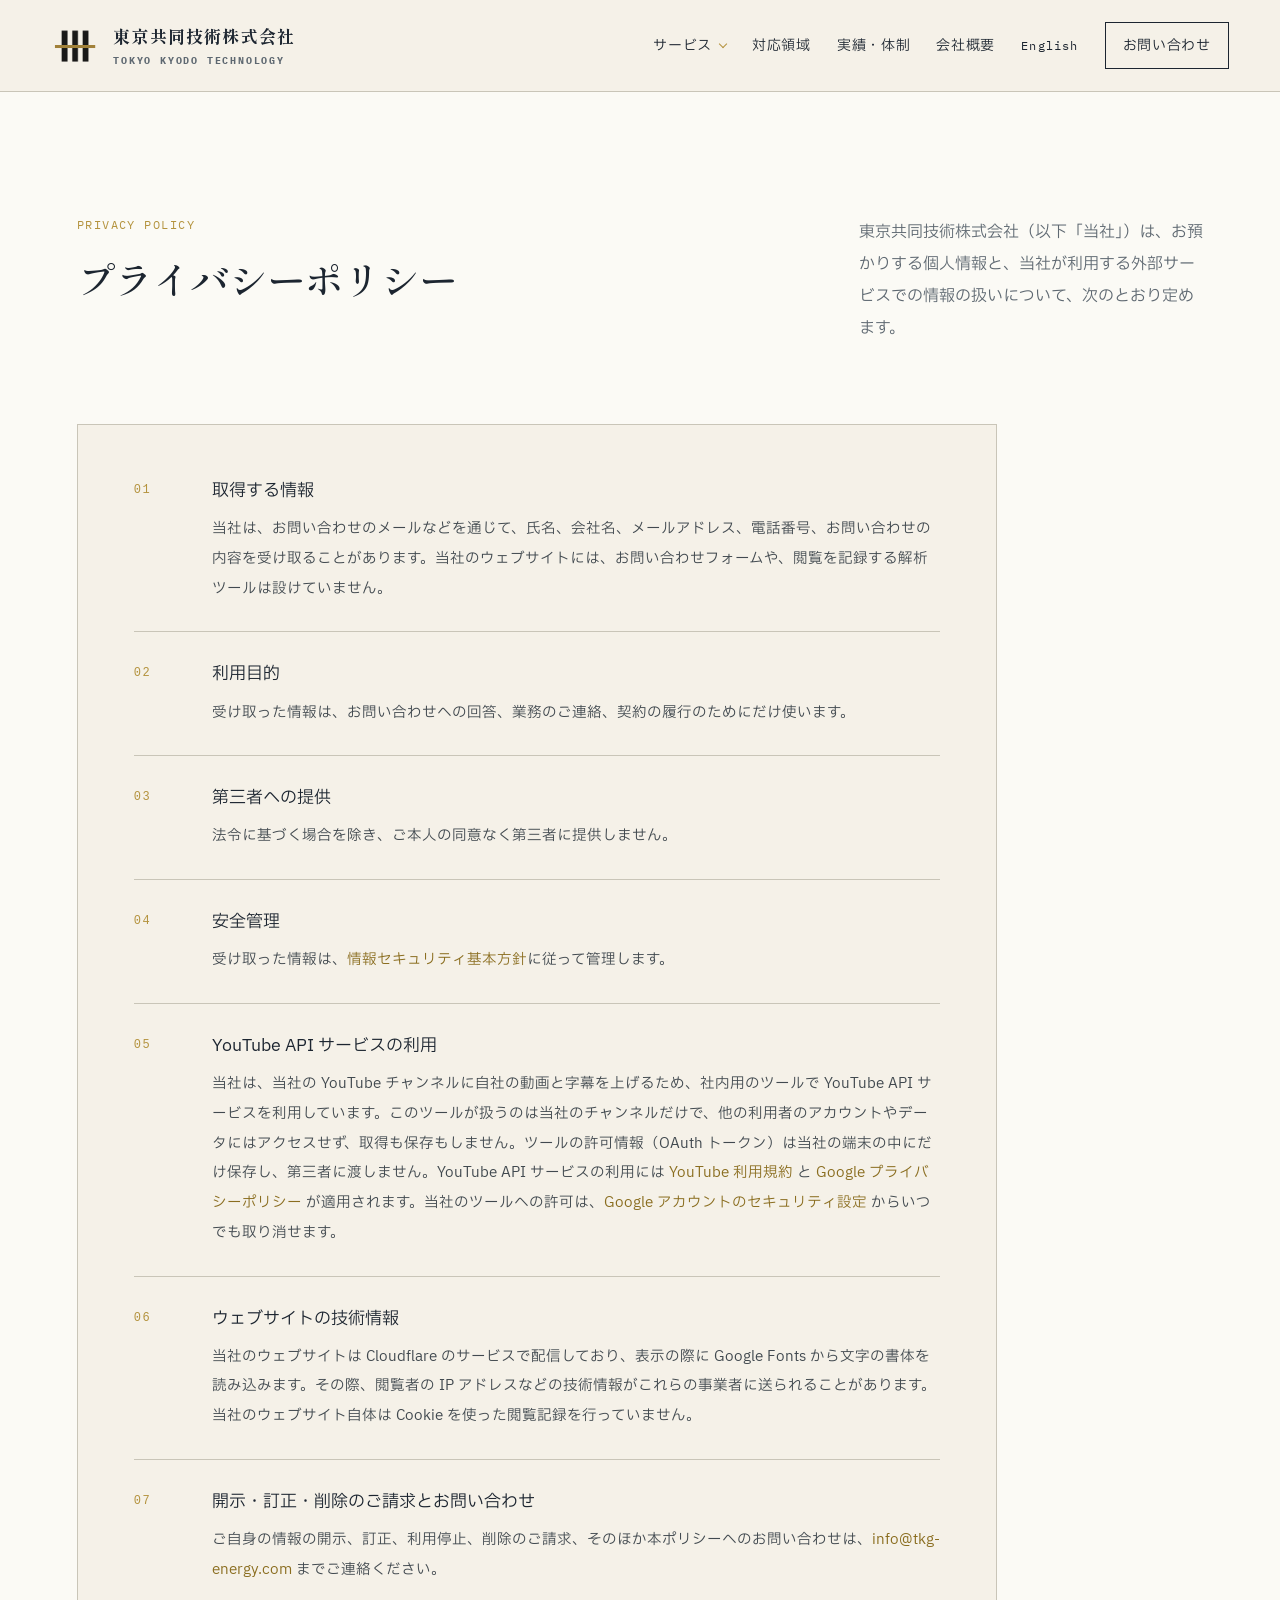
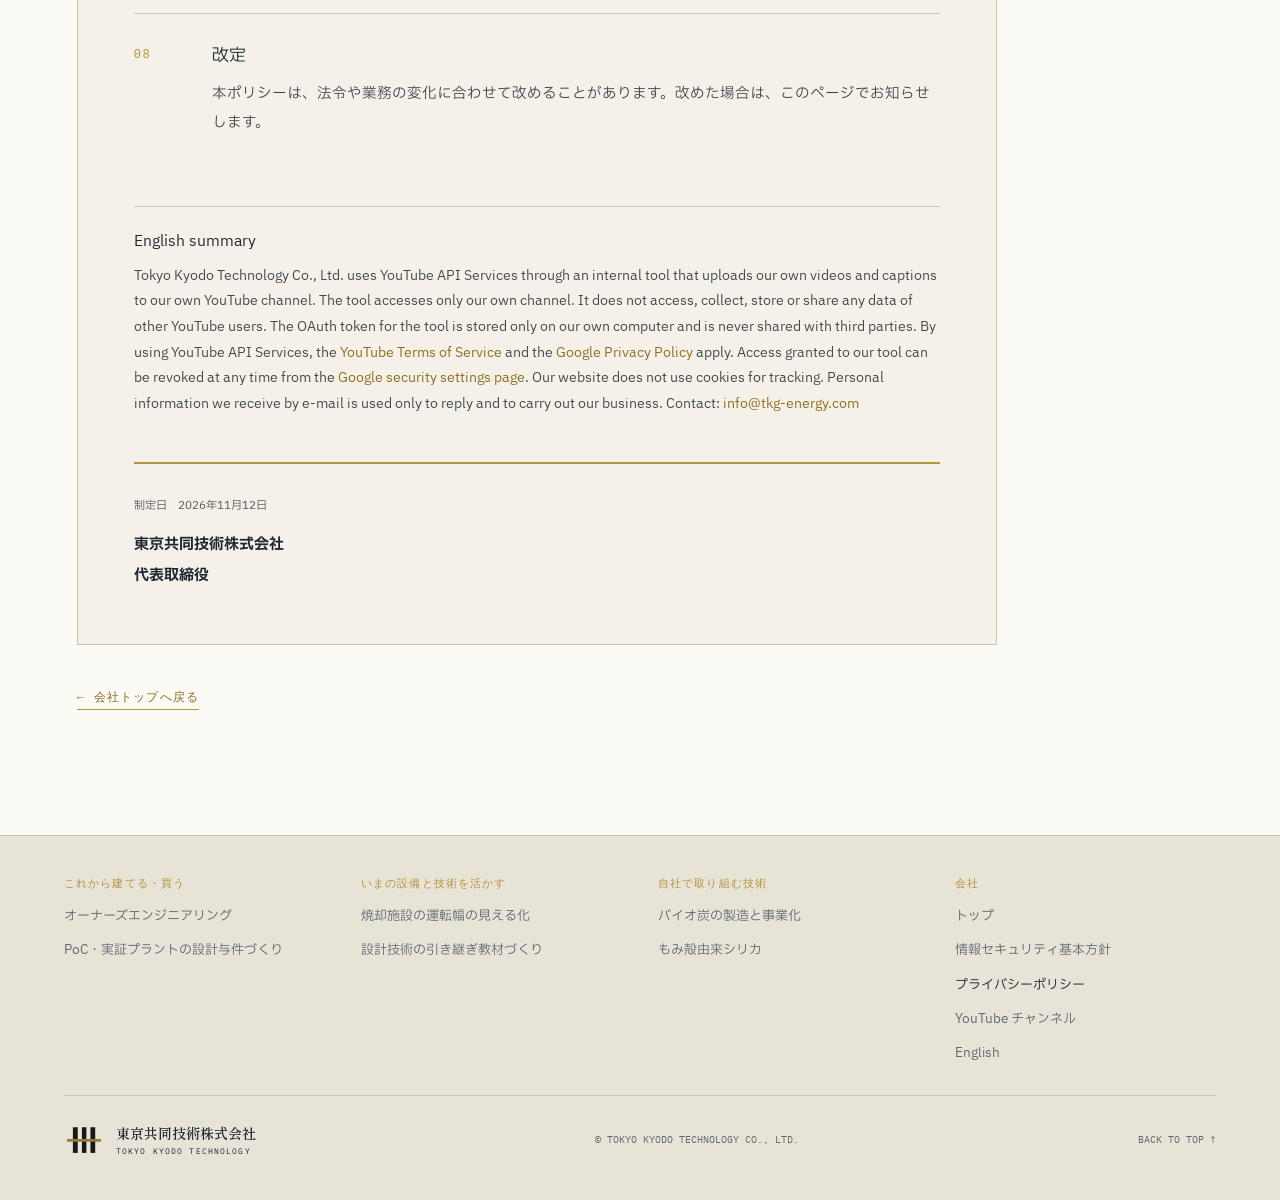
<file: privacy-policy.html>
<!DOCTYPE html>
<html lang="ja">
<head>
<meta charset="UTF-8">
<meta name="viewport" content="width=device-width, initial-scale=1">
<title>プライバシーポリシー | 東京共同技術株式会社</title>
<meta name="description" content="東京共同技術株式会社のプライバシーポリシー。お問い合わせで受け取る個人情報の取扱いと、YouTube API サービスの利用について定めています。">
<meta property="og:type" content="article">
<meta property="og:site_name" content="東京共同技術株式会社">
<meta property="og:title" content="プライバシーポリシー | 東京共同技術株式会社">
<meta property="og:description" content="東京共同技術株式会社のプライバシーポリシー。お問い合わせで受け取る個人情報の取扱いと、YouTube API サービスの利用について定めています。">
<meta property="og:url" content="https://www.tkg-energy.com/privacy-policy">
<meta property="og:image" content="https://www.tkg-energy.com/assets/ogp.jpg">
<meta property="og:image:width" content="1200">
<meta property="og:image:height" content="630">
<meta property="og:locale" content="ja_JP">
<meta name="twitter:card" content="summary_large_image">
<link rel="canonical" href="https://www.tkg-energy.com/privacy-policy">
<link rel="icon" type="image/svg+xml" href="assets/favicon.svg">
<link rel="stylesheet" href="assets/company.css?v=20261114">
<link rel="preconnect" href="https://fonts.googleapis.com">
<link rel="preconnect" href="https://fonts.gstatic.com" crossorigin>
<link rel="stylesheet" href="https://fonts.googleapis.com/css2?family=IBM+Plex+Mono:wght@400;500&amp;family=IBM+Plex+Sans+JP:wght@400;500;700&amp;family=Shippori+Mincho:wght@500;600;700&amp;display=swap">
<link rel="stylesheet" href="assets/site-enhance.css?v=20261114">
<link rel="stylesheet" href="assets/site-menu.css?v=20261114">
<link rel="stylesheet" href="assets/site-font.css?v=20261114">
<script src="assets/nav.js?v=20261015" defer></script>
<script src="assets/motion.js?v=20261015g" defer></script>
<style>
/* ページの主見出しは h1 にする（見た目は他ページの .compact-heading h2 と同じ） */
.compact-heading h1{margin:18px 0 0;font:500 clamp(32px,3vw,42px)/1.25 var(--serif,serif)}
/* このページ固有の調整（規程・条文型レイアウト）
   ※ .blueprint（紺地）は本文が読めなくなるため使用しない。紙面に印刷した規程の見え方に寄せる。 */
.policy-intro{max-width:860px;font-size:15px;line-height:2.1;color:#4a535c;margin-top:8px}
.policy-doc{max-width:920px;margin-top:56px;background:var(--paper);border:1px solid var(--line);padding:52px 56px}
.policy-list article{border-top:1px solid var(--line);padding:28px 0;display:grid;grid-template-columns:56px 1fr;gap:22px;align-items:start}
.policy-list article:first-child{border-top:0;padding-top:0}
.policy-list .no{font:12px/1.4 monospace;color:var(--gold);letter-spacing:.12em;padding-top:5px}
.policy-list h3{margin:0 0 10px;font-size:17px;line-height:1.6;color:var(--ink)}
.policy-list p{margin:0;font-size:14.5px;line-height:2.05;color:#41494f}
.policy-en{margin-top:40px;padding-top:24px;border-top:1px solid var(--line)}
.policy-en h3{margin:0 0 10px;font-size:15px;color:var(--ink)}
.policy-en p{margin:0;font-size:13.5px;line-height:1.9;color:#41494f}
.policy-list a,.policy-en a{color:#8a6d1f}
.policy-sign{margin-top:44px;padding-top:26px;border-top:2px solid var(--gold);font-size:14px;line-height:2.1;color:var(--ink)}
.policy-sign b{display:block;font-size:15px;margin-top:10px}
.policy-sign small{color:#4a535c}
.policy-back{margin-top:44px;display:inline-block;font:12px monospace;letter-spacing:.1em;color:#8a6d1f;text-decoration:none;border-bottom:1px solid var(--gold);padding-bottom:3px}
@media (max-width:760px){
  .policy-doc{padding:32px 22px;margin-top:36px}
  .policy-list article{grid-template-columns:1fr;gap:8px}
  .policy-list .no{padding-top:0}
}
</style>
<script type="application/ld+json">
{
  "@context": "https://schema.org",
  "@graph": [
    {
      "@type": "WebPage",
      "@id": "https://www.tkg-energy.com/privacy-policy#webpage",
      "url": "https://www.tkg-energy.com/privacy-policy",
      "name": "プライバシーポリシー | 東京共同技術株式会社",
      "description": "東京共同技術株式会社のプライバシーポリシー。お問い合わせで受け取る個人情報の取扱いと、YouTube API サービスの利用について定めています。",
      "inLanguage": "ja",
      "isPartOf": {
        "@id": "https://www.tkg-energy.com/#website"
      },
      "breadcrumb": {
        "@id": "https://www.tkg-energy.com/privacy-policy#breadcrumb"
      },
      "publisher": {
        "@type": "Organization",
        "@id": "https://www.tkg-energy.com/#organization",
        "name": "東京共同技術株式会社",
        "url": "https://www.tkg-energy.com/"
      }
    },
    {
      "@type": "BreadcrumbList",
      "@id": "https://www.tkg-energy.com/privacy-policy#breadcrumb",
      "itemListElement": [
        {
          "@type": "ListItem",
          "position": 1,
          "name": "ホーム",
          "item": "https://www.tkg-energy.com/"
        },
        {
          "@type": "ListItem",
          "position": 2,
          "name": "プライバシーポリシー",
          "item": "https://www.tkg-energy.com/privacy-policy"
        }
      ]
    }
  ]
}
</script>
</head>
<body class="antialiased">
<main>
<header class="site-header">
  <a class="brand" href="./" aria-label="東京共同技術株式会社 トップ">
    <img src="assets/logo.png" alt="東京共同技術株式会社 ロゴ">
    <span>東京共同技術株式会社<small>TOKYO KYODO TECHNOLOGY</small></span>
  </a>
  <nav aria-label="メインナビゲーション">
    <div class="nav-svc">
      <button type="button" class="nav-svc-btn" aria-haspopup="true">サービス</button>
      <div class="nav-svc-menu"><div><b>これから建てる・買う</b><a href="owners-engineering">オーナーズエンジニアリング</a><a href="pilot-plant">PoC・実証プラントの設計与件づくり</a></div><div><b>いまの設備と技術を活かす</b><a href="incineration">焼却施設の運転幅の見える化</a><a href="handover">設計技術の引き継ぎ教材づくり</a></div><div><b>自社で取り組む技術</b><a href="biochar">バイオ炭の製造と事業化</a><a href="silica">もみ殻由来シリカ</a></div></div>
    </div>
    <a href="./#domains">対応領域</a>
    <a href="./#track-record">実績・体制</a>
    <a href="./#company">会社概要</a>
    <a class="nav-lang" href="en" lang="en" hreflang="en">English</a>
    <a class="nav-cta" href="./#contact">お問い合わせ</a>
  </nav>
</header>

<section class="section" id="top" style="padding-top:120px">
  <div class="compact-heading">
    <div><span>PRIVACY POLICY</span><h1>プライバシーポリシー</h1></div>
    <p class="policy-intro">東京共同技術株式会社（以下「当社」）は、お預かりする個人情報と、当社が利用する外部サービスでの情報の扱いについて、次のとおり定めます。</p>
  </div>

  <div class="policy-doc">
  <div class="policy-list">
    <article>
      <div class="no">01</div>
      <div>
        <h3>取得する情報</h3>
        <p>当社は、お問い合わせのメールなどを通じて、氏名、会社名、メールアドレス、電話番号、お問い合わせの内容を受け取ることがあります。当社のウェブサイトには、お問い合わせフォームや、閲覧を記録する解析ツールは設けていません。</p>
      </div>
    </article>
    <article>
      <div class="no">02</div>
      <div>
        <h3>利用目的</h3>
        <p>受け取った情報は、お問い合わせへの回答、業務のご連絡、契約の履行のためにだけ使います。</p>
      </div>
    </article>
    <article>
      <div class="no">03</div>
      <div>
        <h3>第三者への提供</h3>
        <p>法令に基づく場合を除き、ご本人の同意なく第三者に提供しません。</p>
      </div>
    </article>
    <article>
      <div class="no">04</div>
      <div>
        <h3>安全管理</h3>
        <p>受け取った情報は、<a href="security-policy">情報セキュリティ基本方針</a>に従って管理します。</p>
      </div>
    </article>
    <article>
      <div class="no">05</div>
      <div>
        <h3>YouTube API サービスの利用</h3>
        <p>当社は、当社の YouTube チャンネルに自社の動画と字幕を上げるため、社内用のツールで YouTube API サービスを利用しています。このツールが扱うのは当社のチャンネルだけで、他の利用者のアカウントやデータにはアクセスせず、取得も保存もしません。ツールの許可情報（OAuth トークン）は当社の端末の中にだけ保存し、第三者に渡しません。YouTube API サービスの利用には <a href="https://www.youtube.com/t/terms">YouTube 利用規約</a> と <a href="https://policies.google.com/privacy">Google プライバシーポリシー</a> が適用されます。当社のツールへの許可は、<a href="https://security.google.com/settings/security/permissions">Google アカウントのセキュリティ設定</a> からいつでも取り消せます。</p>
      </div>
    </article>
    <article>
      <div class="no">06</div>
      <div>
        <h3>ウェブサイトの技術情報</h3>
        <p>当社のウェブサイトは Cloudflare のサービスで配信しており、表示の際に Google Fonts から文字の書体を読み込みます。その際、閲覧者の IP アドレスなどの技術情報がこれらの事業者に送られることがあります。当社のウェブサイト自体は Cookie を使った閲覧記録を行っていません。</p>
      </div>
    </article>
    <article>
      <div class="no">07</div>
      <div>
        <h3>開示・訂正・削除のご請求とお問い合わせ</h3>
        <p>ご自身の情報の開示、訂正、利用停止、削除のご請求、そのほか本ポリシーへのお問い合わせは、<a href="mailto:info@tkg-energy.com">info@tkg-energy.com</a> までご連絡ください。</p>
      </div>
    </article>
    <article>
      <div class="no">08</div>
      <div>
        <h3>改定</h3>
        <p>本ポリシーは、法令や業務の変化に合わせて改めることがあります。改めた場合は、このページでお知らせします。</p>
      </div>
    </article>
  </div>
  <div class="policy-en" lang="en">
    <h3>English summary</h3>
    <p>Tokyo Kyodo Technology Co., Ltd. uses YouTube API Services through an internal tool that uploads our own videos and captions to our own YouTube channel. The tool accesses only our own channel. It does not access, collect, store or share any data of other YouTube users. The OAuth token for the tool is stored only on our own computer and is never shared with third parties. By using YouTube API Services, the <a href="https://www.youtube.com/t/terms">YouTube Terms of Service</a> and the <a href="https://policies.google.com/privacy">Google Privacy Policy</a> apply. Access granted to our tool can be revoked at any time from the <a href="https://security.google.com/settings/security/permissions">Google security settings page</a>. Our website does not use cookies for tracking. Personal information we receive by e-mail is used only to reply and to carry out our business. Contact: <a href="mailto:info@tkg-energy.com">info@tkg-energy.com</a></p>
  </div>

  <div class="policy-sign">
    <small>制定日　2026年11月12日</small>
    <b>東京共同技術株式会社<br>代表取締役</b>
  </div>
  </div>

  <a class="policy-back" href="./">← 会社トップへ戻る</a>
</section>

<footer class="footer">
  <div class="footer-links footer-groups" role="navigation" aria-label="サイト内リンク">
    <div><b>これから建てる・買う</b><a href="owners-engineering">オーナーズエンジニアリング</a><a href="pilot-plant">PoC・実証プラントの設計与件づくり</a></div>
    <div><b>いまの設備と技術を活かす</b><a href="incineration">焼却施設の運転幅の見える化</a><a href="handover">設計技術の引き継ぎ教材づくり</a></div>
    <div><b>自社で取り組む技術</b><a href="biochar">バイオ炭の製造と事業化</a><a href="silica">もみ殻由来シリカ</a></div>
    <div><b>会社</b><a href="./">トップ</a><a href="security-policy">情報セキュリティ基本方針</a><a href="privacy-policy" aria-current="page">プライバシーポリシー</a><a href="https://www.youtube.com/@TokyoKyodoTechnology" target="_blank" rel="noopener">YouTube チャンネル</a><a href="en" lang="en" hreflang="en">English</a></div>
  </div>
  <div class="footer-brand">
    <img src="assets/logo.png" alt="">
    <p>東京共同技術株式会社<small>TOKYO KYODO TECHNOLOGY</small></p>
  </div>
  <p>© TOKYO KYODO TECHNOLOGY CO., LTD.</p>
  <a href="#top">BACK TO TOP ↑</a>
</footer>
</main>
</body>
</html>
</file>
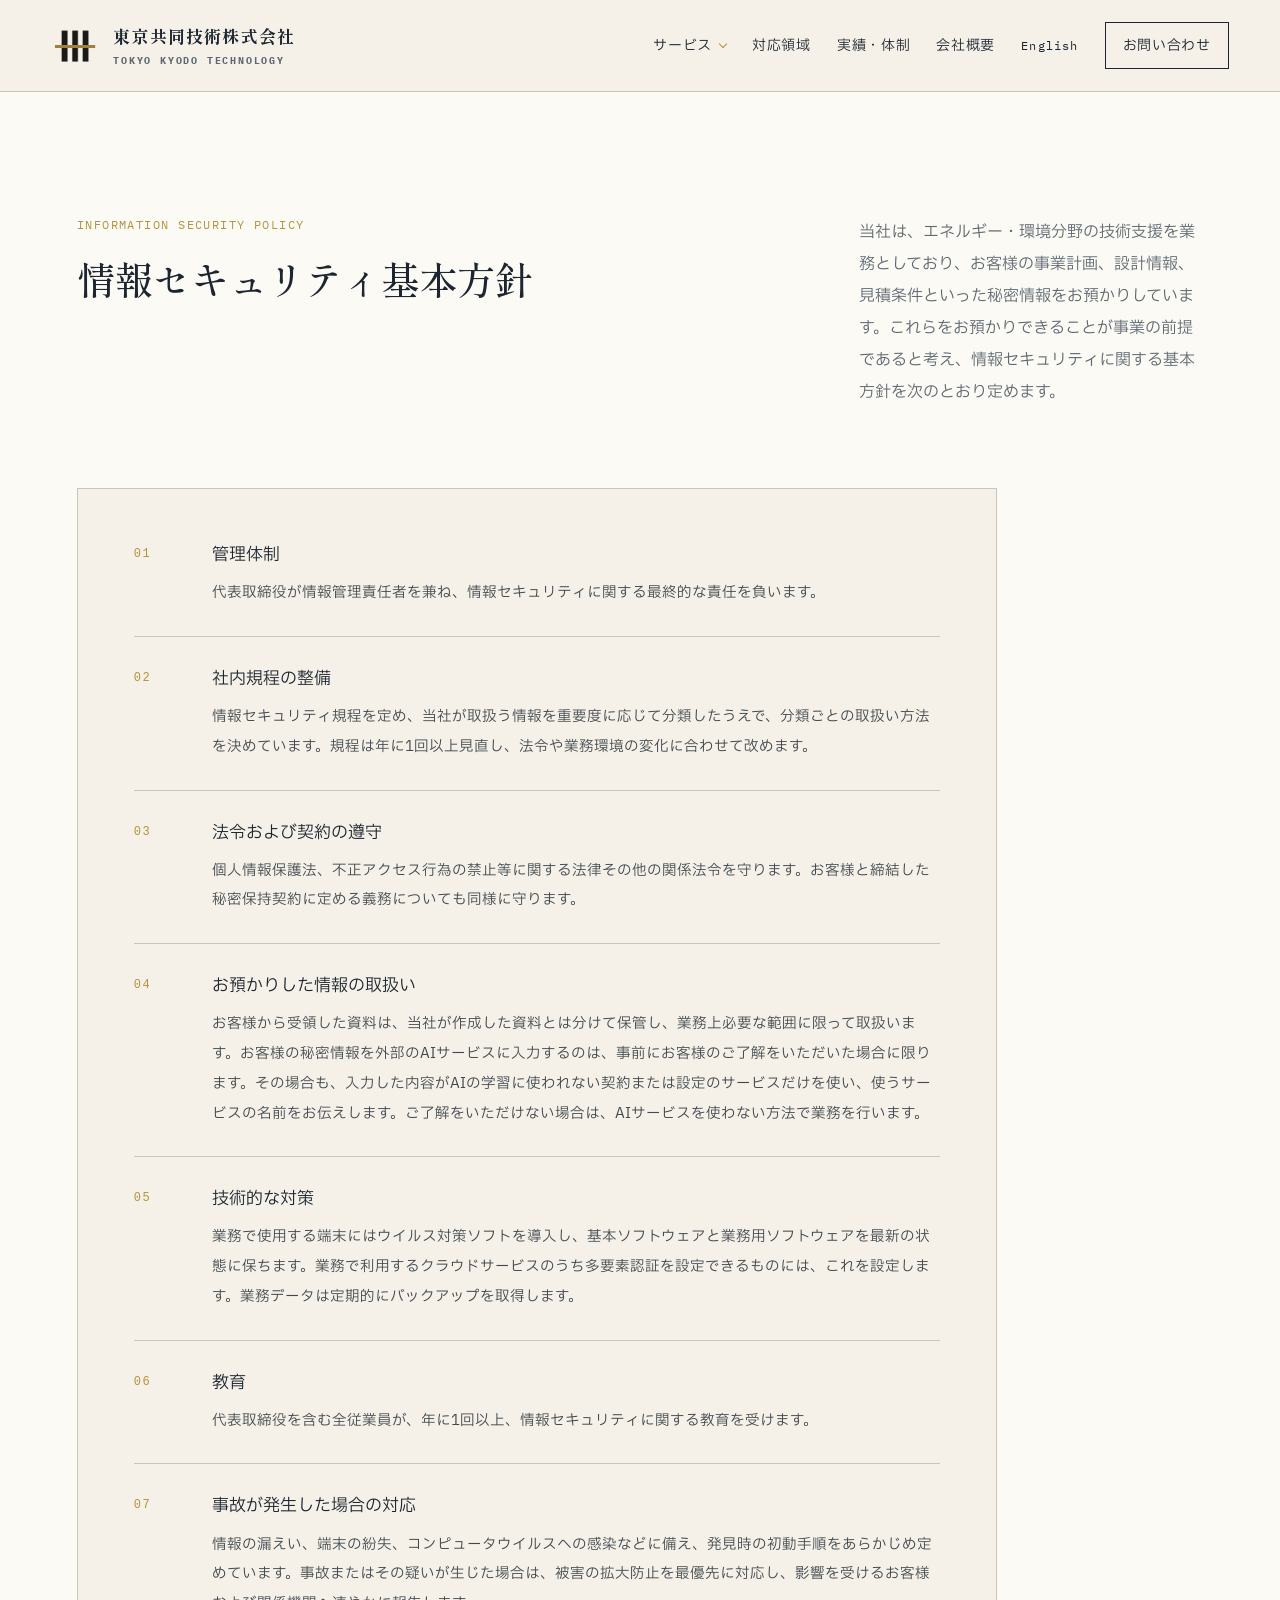
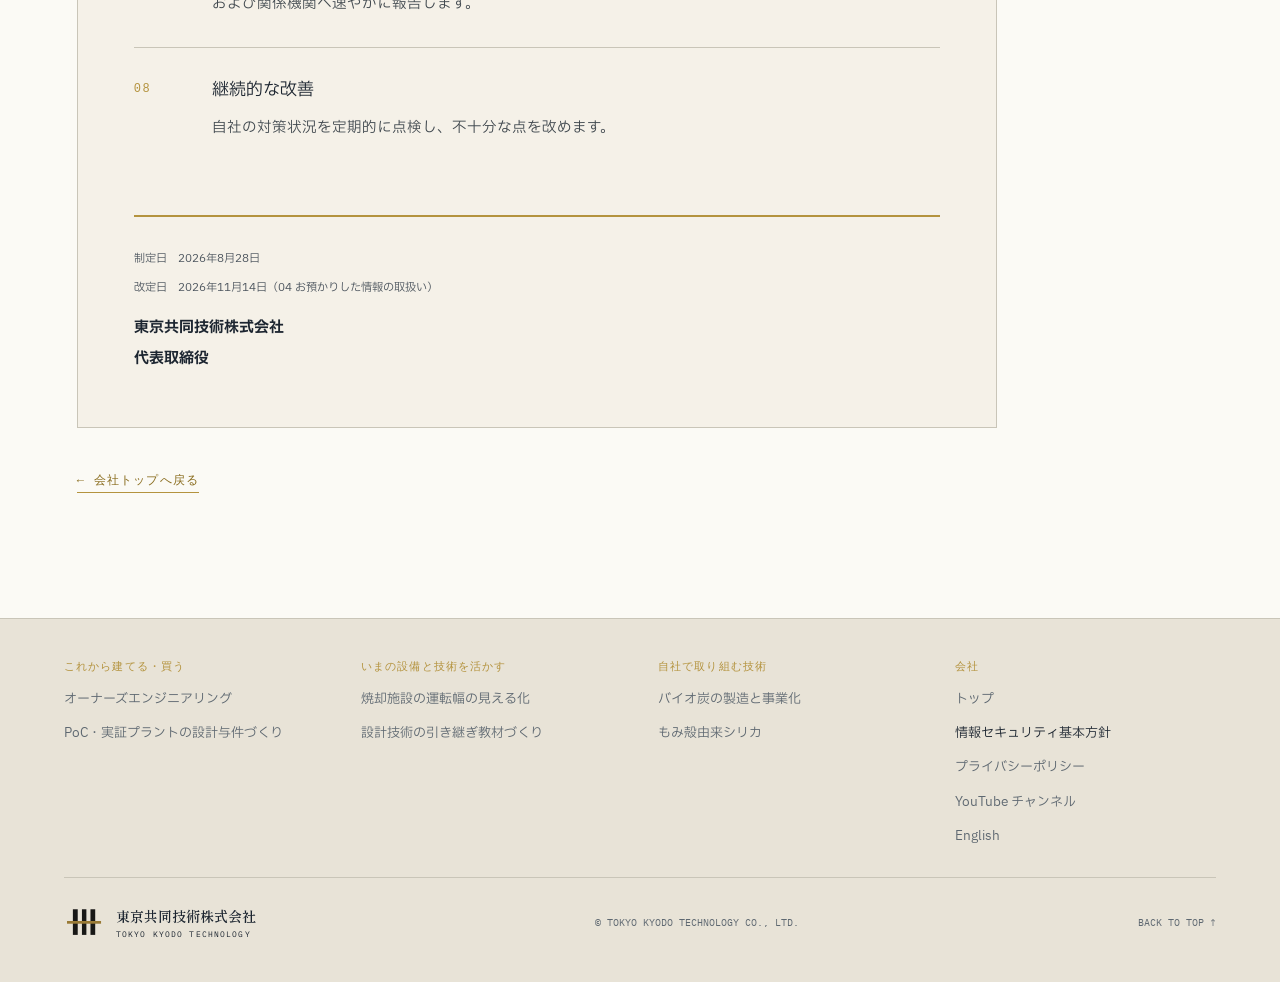
<file: security-policy.html>
<!DOCTYPE html>
<html lang="ja">
<head>
<meta charset="UTF-8">
<meta name="viewport" content="width=device-width, initial-scale=1">
<title>情報セキュリティ基本方針 | 東京共同技術株式会社</title>
<meta name="description" content="東京共同技術株式会社の情報セキュリティ基本方針。お客様からお預かりした設計情報・事業計画等の秘密情報の取扱い、生成AI利用時の運用、事故発生時の対応方針を定めています。">
<meta property="og:type" content="article">
<meta property="og:site_name" content="東京共同技術株式会社">
<meta property="og:title" content="情報セキュリティ基本方針 | 東京共同技術株式会社">
<meta property="og:description" content="東京共同技術株式会社の情報セキュリティ基本方針。お客様からお預かりした設計情報・事業計画等の秘密情報の取扱い、生成AI利用時の運用、事故発生時の対応方針を定めています。">
<meta property="og:url" content="https://www.tkg-energy.com/security-policy">
<meta property="og:image" content="https://www.tkg-energy.com/assets/ogp.jpg">
<meta property="og:image:width" content="1200">
<meta property="og:image:height" content="630">
<meta property="og:locale" content="ja_JP">
<meta name="twitter:card" content="summary_large_image">
<link rel="canonical" href="https://www.tkg-energy.com/security-policy">
<link rel="icon" type="image/svg+xml" href="assets/favicon.svg">
<link rel="stylesheet" href="assets/company.css?v=20261114">
<link rel="preconnect" href="https://fonts.googleapis.com">
<link rel="preconnect" href="https://fonts.gstatic.com" crossorigin>
<link rel="stylesheet" href="https://fonts.googleapis.com/css2?family=IBM+Plex+Mono:wght@400;500&amp;family=IBM+Plex+Sans+JP:wght@400;500;700&amp;family=Shippori+Mincho:wght@500;600;700&amp;display=swap">
<link rel="stylesheet" href="assets/site-enhance.css?v=20261114">
<link rel="stylesheet" href="assets/site-menu.css?v=20261114">
<link rel="stylesheet" href="assets/site-font.css?v=20261114">
<script src="assets/nav.js?v=20261015" defer></script>
<script src="assets/motion.js?v=20261015g" defer></script>
<style>
/* ページの主見出しは h1 にする（見た目は他ページの .compact-heading h2 と同じ） */
.compact-heading h1{margin:18px 0 0;font:500 clamp(32px,3vw,42px)/1.25 var(--serif,serif)}
/* このページ固有の調整（規程・条文型レイアウト）
   ※ .blueprint（紺地）は本文が読めなくなるため使用しない。紙面に印刷した規程の見え方に寄せる。 */
.policy-intro{max-width:860px;font-size:15px;line-height:2.1;color:#4a535c;margin-top:8px}
.policy-doc{max-width:920px;margin-top:56px;background:var(--paper);border:1px solid var(--line);padding:52px 56px}
.policy-list article{border-top:1px solid var(--line);padding:28px 0;display:grid;grid-template-columns:56px 1fr;gap:22px;align-items:start}
.policy-list article:first-child{border-top:0;padding-top:0}
.policy-list .no{font:12px/1.4 monospace;color:var(--gold);letter-spacing:.12em;padding-top:5px}
.policy-list h3{margin:0 0 10px;font-size:17px;line-height:1.6;color:var(--ink)}
.policy-list p{margin:0;font-size:14.5px;line-height:2.05;color:#41494f}
.policy-sign{margin-top:44px;padding-top:26px;border-top:2px solid var(--gold);font-size:14px;line-height:2.1;color:var(--ink)}
.policy-sign b{display:block;font-size:15px;margin-top:10px}
.policy-sign small{color:#4a535c}
.policy-back{margin-top:44px;display:inline-block;font:12px monospace;letter-spacing:.1em;color:#8a6d1f;text-decoration:none;border-bottom:1px solid var(--gold);padding-bottom:3px}
@media (max-width:760px){
  .policy-doc{padding:32px 22px;margin-top:36px}
  .policy-list article{grid-template-columns:1fr;gap:8px}
  .policy-list .no{padding-top:0}
}
</style>
<script type="application/ld+json">
{
  "@context": "https://schema.org",
  "@graph": [
    {
      "@type": "WebPage",
      "@id": "https://www.tkg-energy.com/security-policy#webpage",
      "url": "https://www.tkg-energy.com/security-policy",
      "name": "情報セキュリティ基本方針 | 東京共同技術株式会社",
      "description": "東京共同技術株式会社の情報セキュリティ基本方針。お客様からお預かりした設計情報・事業計画等の秘密情報の取扱い、生成AI利用時の運用、事故発生時の対応方針を定めています。",
      "inLanguage": "ja",
      "isPartOf": {
        "@id": "https://www.tkg-energy.com/#website"
      },
      "breadcrumb": {
        "@id": "https://www.tkg-energy.com/security-policy#breadcrumb"
      },
      "publisher": {
        "@type": "Organization",
        "@id": "https://www.tkg-energy.com/#organization",
        "name": "東京共同技術株式会社",
        "url": "https://www.tkg-energy.com/"
      }
    },
    {
      "@type": "BreadcrumbList",
      "@id": "https://www.tkg-energy.com/security-policy#breadcrumb",
      "itemListElement": [
        {
          "@type": "ListItem",
          "position": 1,
          "name": "ホーム",
          "item": "https://www.tkg-energy.com/"
        },
        {
          "@type": "ListItem",
          "position": 2,
          "name": "情報セキュリティ基本方針",
          "item": "https://www.tkg-energy.com/security-policy"
        }
      ]
    }
  ]
}
</script>
</head>
<body class="antialiased">
<main>
<header class="site-header">
  <a class="brand" href="./" aria-label="東京共同技術株式会社 トップ">
    <img src="assets/logo.png" alt="東京共同技術株式会社 ロゴ">
    <span>東京共同技術株式会社<small>TOKYO KYODO TECHNOLOGY</small></span>
  </a>
  <nav aria-label="メインナビゲーション">
    <div class="nav-svc">
      <button type="button" class="nav-svc-btn" aria-haspopup="true">サービス</button>
      <div class="nav-svc-menu"><div><b>これから建てる・買う</b><a href="owners-engineering">オーナーズエンジニアリング</a><a href="pilot-plant">PoC・実証プラントの設計与件づくり</a></div><div><b>いまの設備と技術を活かす</b><a href="incineration">焼却施設の運転幅の見える化</a><a href="handover">設計技術の引き継ぎ教材づくり</a></div><div><b>自社で取り組む技術</b><a href="biochar">バイオ炭の製造と事業化</a><a href="silica">もみ殻由来シリカ</a></div></div>
    </div>
    <a href="./#domains">対応領域</a>
    <a href="./#track-record">実績・体制</a>
    <a href="./#company">会社概要</a>
    <a class="nav-lang" href="en" lang="en" hreflang="en">English</a>
    <a class="nav-cta" href="./#contact">お問い合わせ</a>
  </nav>
</header>

<section class="section" id="top" style="padding-top:120px">
  <div class="compact-heading">
    <div><span>INFORMATION SECURITY POLICY</span><h1>情報セキュリティ基本方針</h1></div>
    <p class="policy-intro">当社は、エネルギー・環境分野の技術支援を業務としており、お客様の事業計画、設計情報、見積条件といった秘密情報をお預かりしています。これらをお預かりできることが事業の前提であると考え、情報セキュリティに関する基本方針を次のとおり定めます。</p>
  </div>

  <div class="policy-doc">
  <div class="policy-list">
    <article>
      <div class="no">01</div>
      <div>
        <h3>管理体制</h3>
        <p>代表取締役が情報管理責任者を兼ね、情報セキュリティに関する最終的な責任を負います。</p>
      </div>
    </article>
    <article>
      <div class="no">02</div>
      <div>
        <h3>社内規程の整備</h3>
        <p>情報セキュリティ規程を定め、当社が取扱う情報を重要度に応じて分類したうえで、分類ごとの取扱い方法を決めています。規程は年に1回以上見直し、法令や業務環境の変化に合わせて改めます。</p>
      </div>
    </article>
    <article>
      <div class="no">03</div>
      <div>
        <h3>法令および契約の遵守</h3>
        <p>個人情報保護法、不正アクセス行為の禁止等に関する法律その他の関係法令を守ります。お客様と締結した秘密保持契約に定める義務についても同様に守ります。</p>
      </div>
    </article>
    <article>
      <div class="no">04</div>
      <div>
        <h3>お預かりした情報の取扱い</h3>
        <p>お客様から受領した資料は、当社が作成した資料とは分けて保管し、業務上必要な範囲に限って取扱います。お客様の秘密情報を外部のAIサービスに入力するのは、事前にお客様のご了解をいただいた場合に限ります。その場合も、入力した内容がAIの学習に使われない契約または設定のサービスだけを使い、使うサービスの名前をお伝えします。ご了解をいただけない場合は、AIサービスを使わない方法で業務を行います。</p>
      </div>
    </article>
    <article>
      <div class="no">05</div>
      <div>
        <h3>技術的な対策</h3>
        <p>業務で使用する端末にはウイルス対策ソフトを導入し、基本ソフトウェアと業務用ソフトウェアを最新の状態に保ちます。業務で利用するクラウドサービスのうち多要素認証を設定できるものには、これを設定します。業務データは定期的にバックアップを取得します。</p>
      </div>
    </article>
    <article>
      <div class="no">06</div>
      <div>
        <h3>教育</h3>
        <p>代表取締役を含む全従業員が、年に1回以上、情報セキュリティに関する教育を受けます。</p>
      </div>
    </article>
    <article>
      <div class="no">07</div>
      <div>
        <h3>事故が発生した場合の対応</h3>
        <p>情報の漏えい、端末の紛失、コンピュータウイルスへの感染などに備え、発見時の初動手順をあらかじめ定めています。事故またはその疑いが生じた場合は、被害の拡大防止を最優先に対応し、影響を受けるお客様および関係機関へ速やかに報告します。</p>
      </div>
    </article>
    <article>
      <div class="no">08</div>
      <div>
        <h3>継続的な改善</h3>
        <p>自社の対策状況を定期的に点検し、不十分な点を改めます。</p>
      </div>
    </article>
  </div>

  <div class="policy-sign">
    <small>制定日　2026年8月28日<br>改定日　2026年11月14日（04 お預かりした情報の取扱い）</small>
    <b>東京共同技術株式会社<br>代表取締役</b>
  </div>
  </div>

  <a class="policy-back" href="./">← 会社トップへ戻る</a>
</section>

<footer class="footer">
  <div class="footer-links footer-groups" role="navigation" aria-label="サイト内リンク">
    <div><b>これから建てる・買う</b><a href="owners-engineering">オーナーズエンジニアリング</a><a href="pilot-plant">PoC・実証プラントの設計与件づくり</a></div>
    <div><b>いまの設備と技術を活かす</b><a href="incineration">焼却施設の運転幅の見える化</a><a href="handover">設計技術の引き継ぎ教材づくり</a></div>
    <div><b>自社で取り組む技術</b><a href="biochar">バイオ炭の製造と事業化</a><a href="silica">もみ殻由来シリカ</a></div>
    <div><b>会社</b><a href="./">トップ</a><a href="security-policy" aria-current="page">情報セキュリティ基本方針</a><a href="privacy-policy">プライバシーポリシー</a><a href="https://www.youtube.com/@TokyoKyodoTechnology" target="_blank" rel="noopener">YouTube チャンネル</a><a href="en" lang="en" hreflang="en">English</a></div>
  </div>
  <div class="footer-brand">
    <img src="assets/logo.png" alt="">
    <p>東京共同技術株式会社<small>TOKYO KYODO TECHNOLOGY</small></p>
  </div>
  <p>© TOKYO KYODO TECHNOLOGY CO., LTD.</p>
  <a href="#top">BACK TO TOP ↑</a>
</footer>
</main>
</body>
</html>
</file>
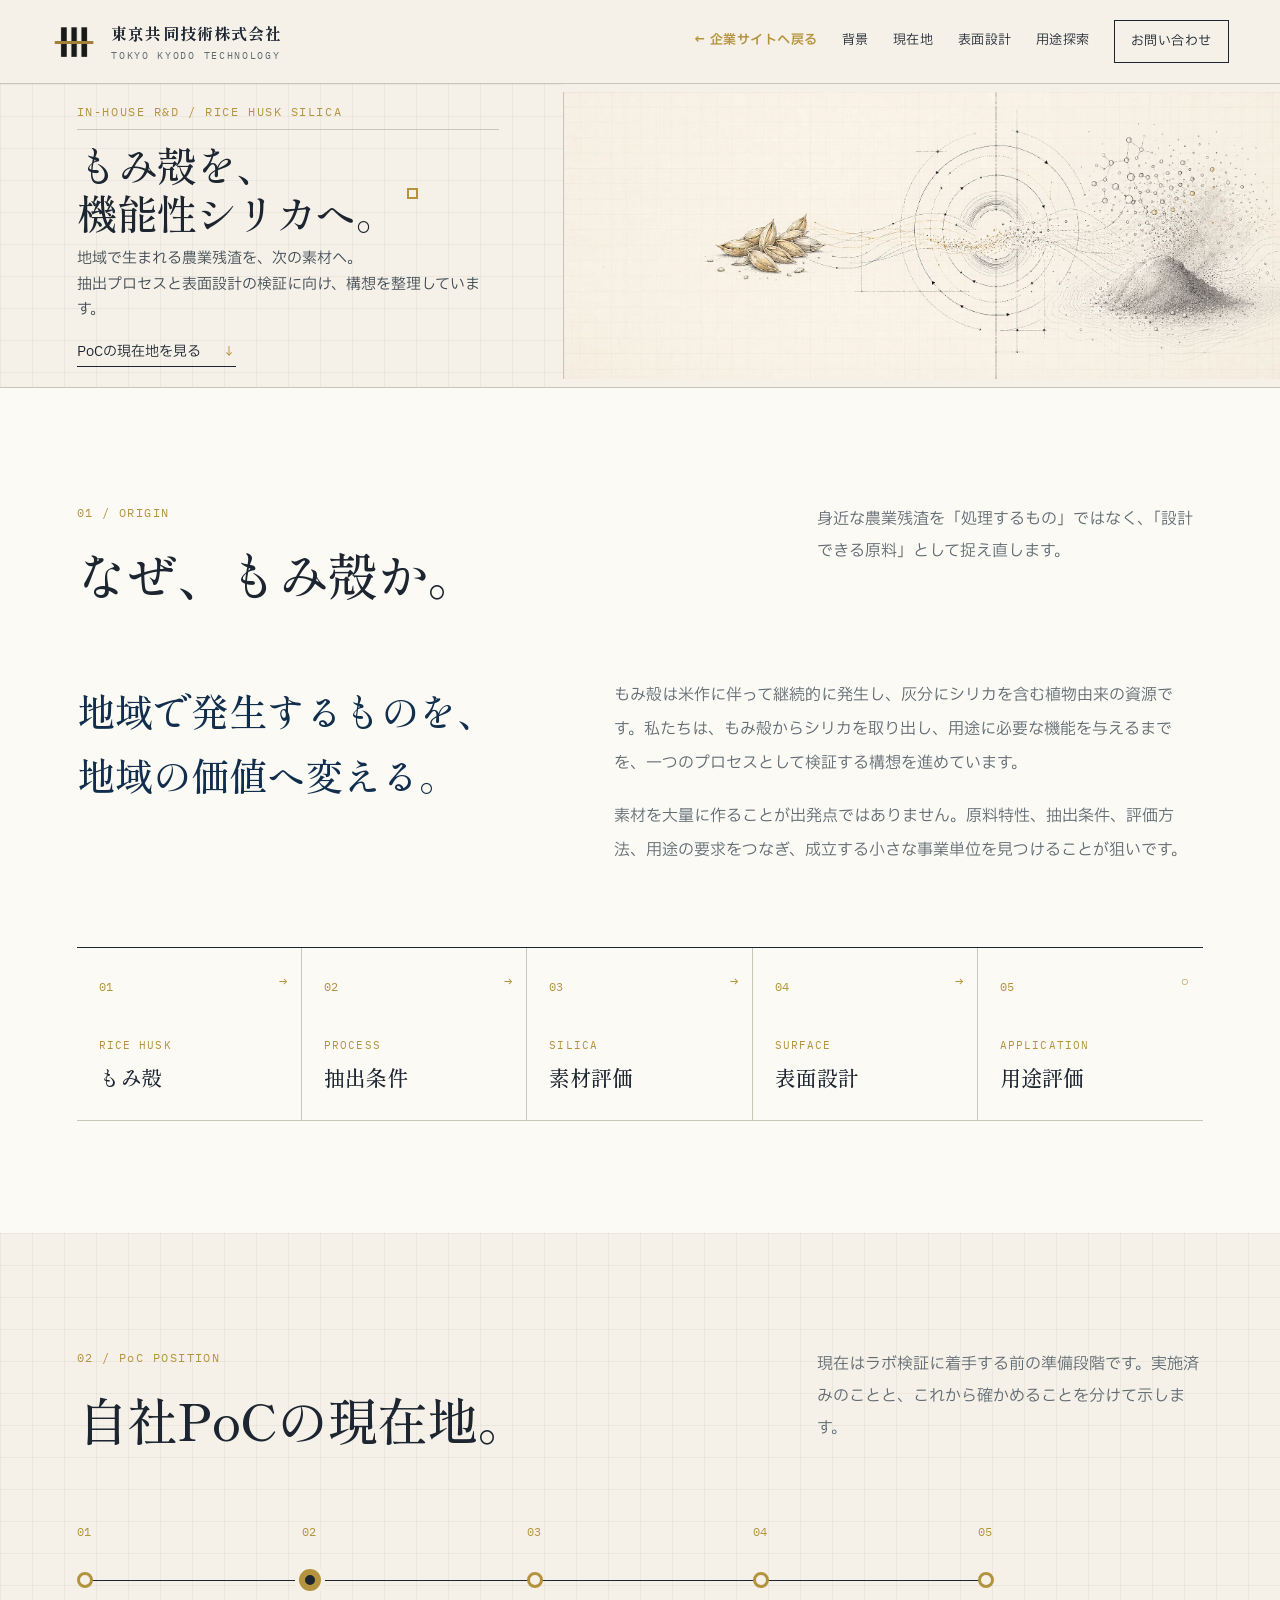
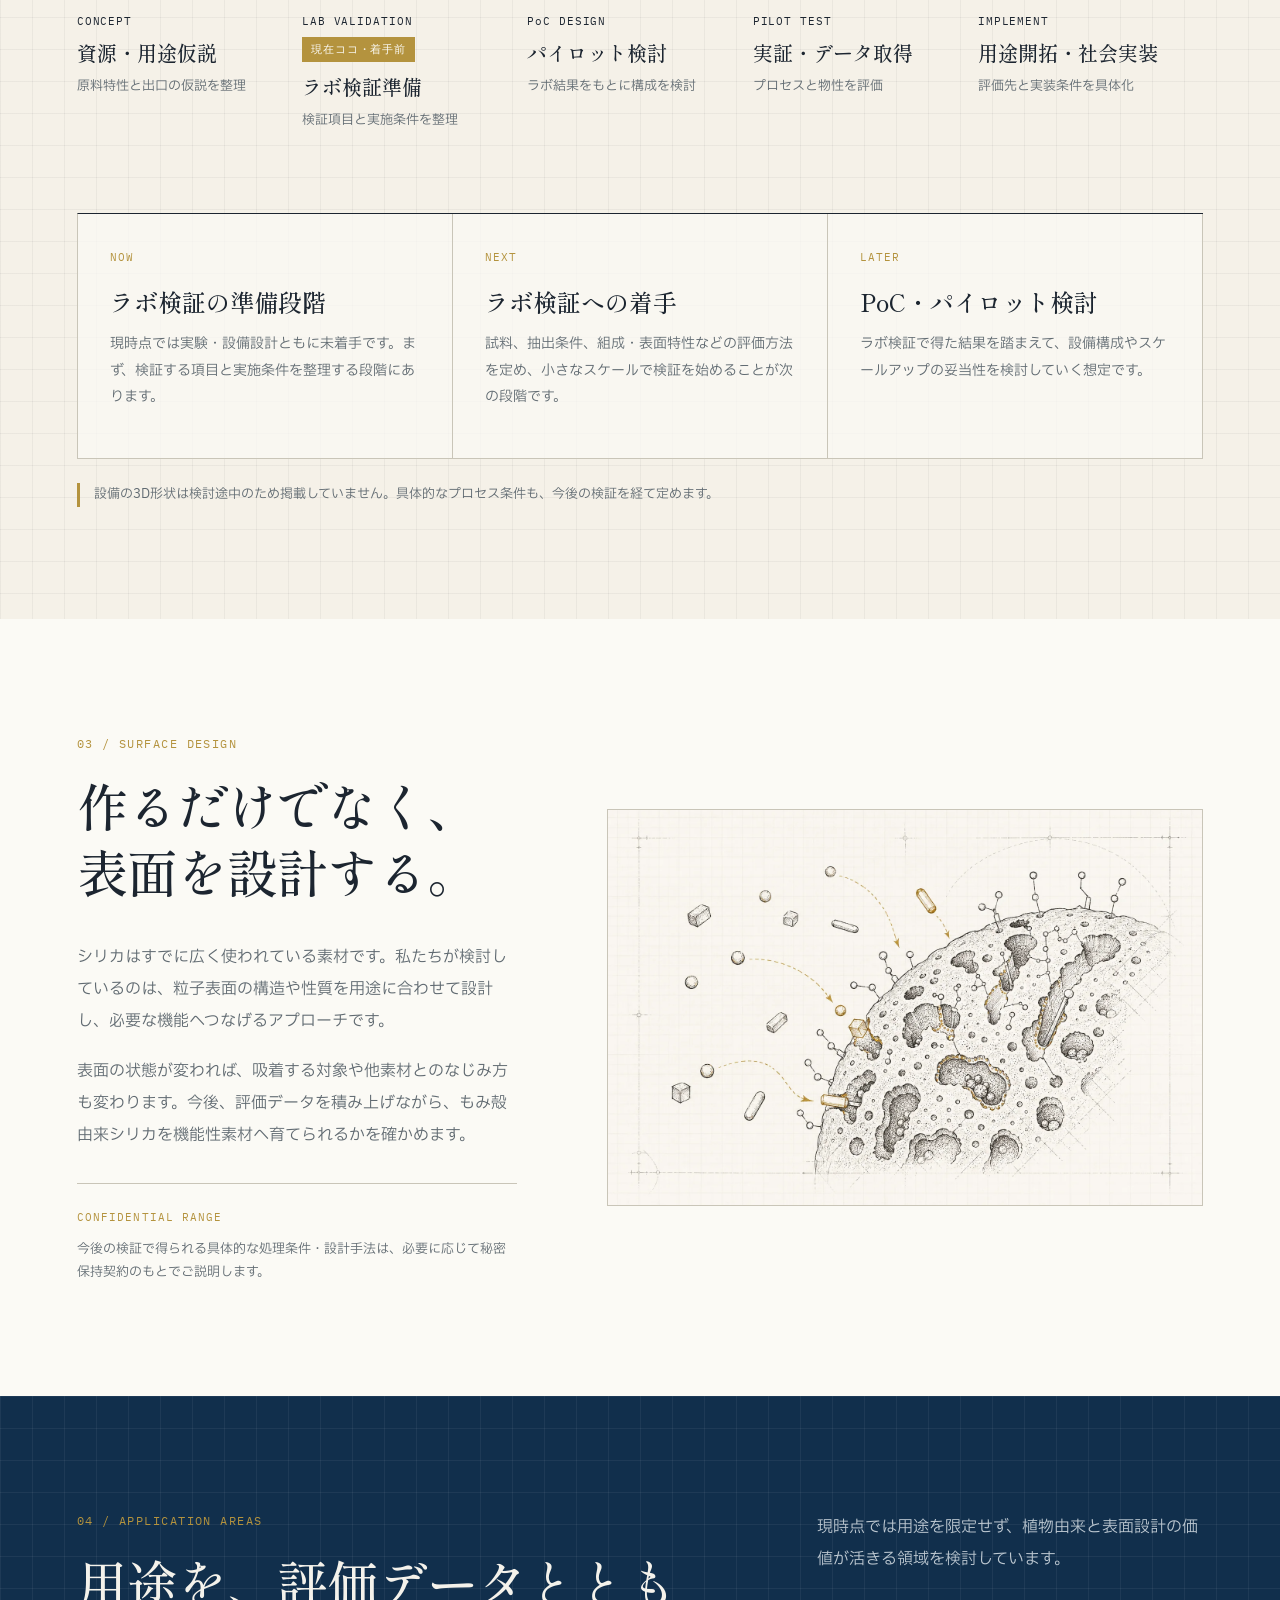
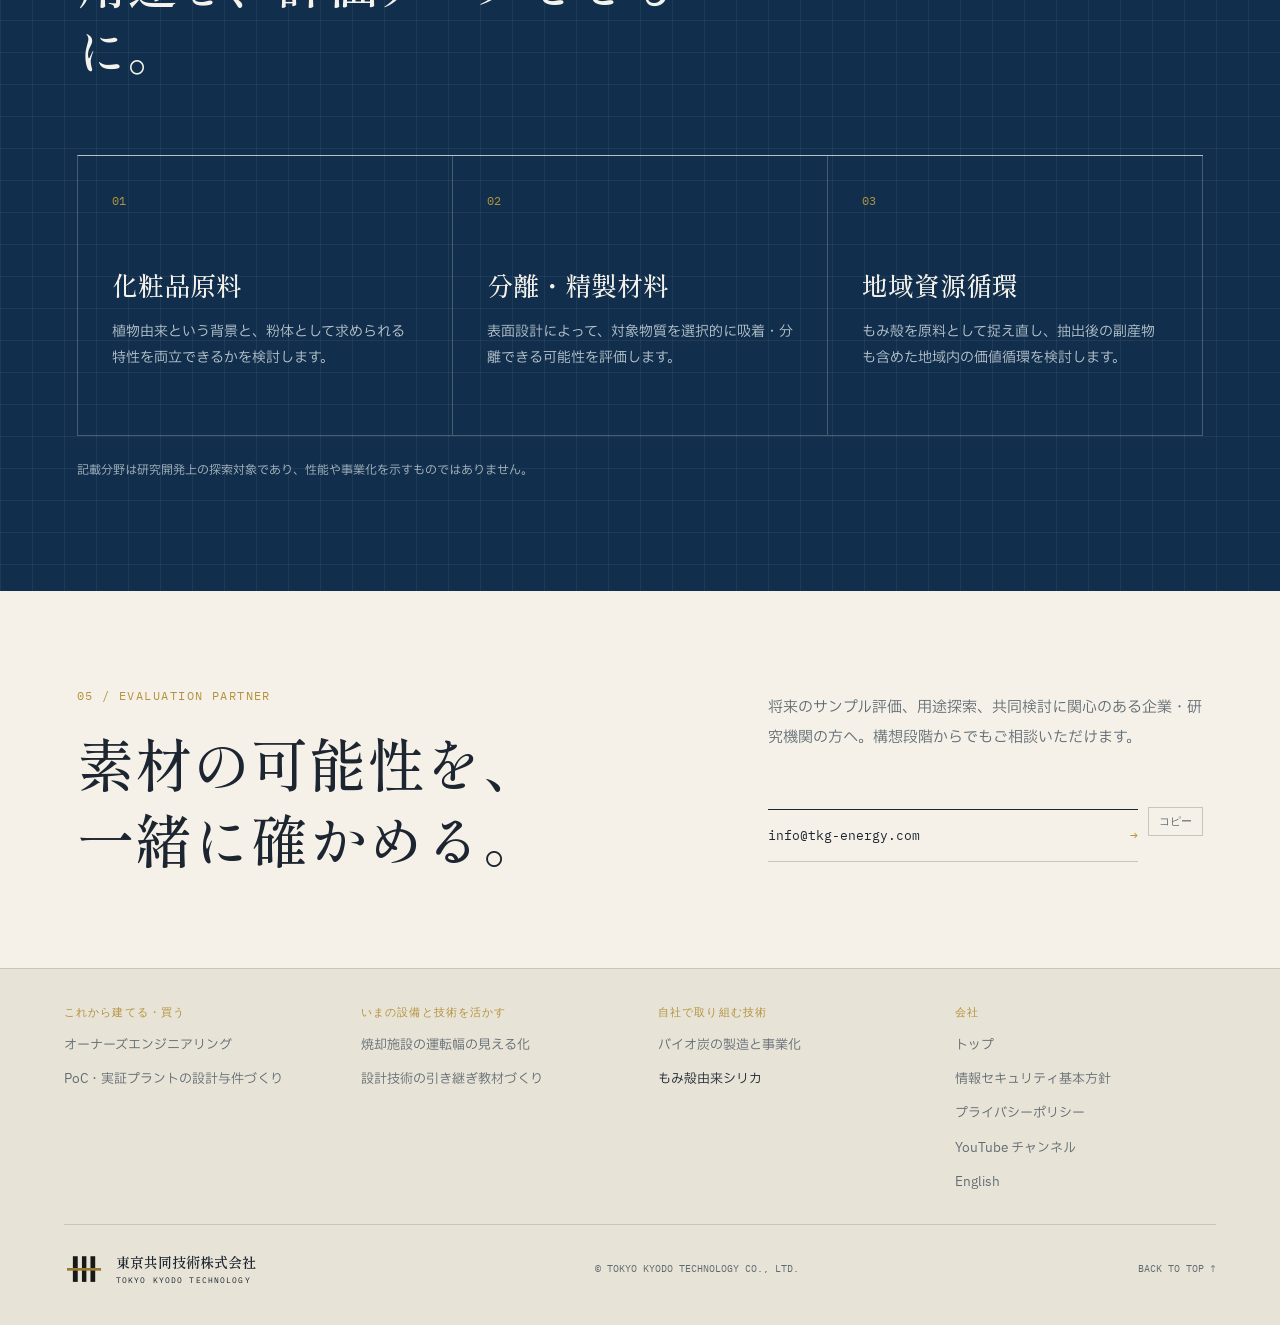
<file: silica.html>
<!DOCTYPE html>
<html lang="ja">
<head>
<meta charset="UTF-8">
<meta name="viewport" content="width=device-width, initial-scale=1">
<title>もみ殻由来シリカの抽出プロセス開発 | 東京共同技術株式会社</title>
<meta name="description" content="もみ殻からシリカを抽出し、表面設計で機能性素材へつなげる、東京共同技術株式会社の自社R&amp;Dページです。ラボ検証の準備段階にある現在地と次の検証項目、検討中の用途を掲載しています。評価・共同検討のご相談も受け付けています。">
<meta property="og:type" content="article">
<meta property="og:site_name" content="東京共同技術株式会社">
<meta property="og:title" content="もみ殻由来シリカの抽出プロセス開発 | 東京共同技術株式会社">
<meta property="og:description" content="もみ殻からシリカを抽出し、表面設計で機能性素材へつなげる、東京共同技術株式会社の自社R&amp;Dページです。ラボ検証の準備段階にある現在地と次の検証項目、検討中の用途を掲載しています。評価・共同検討のご相談も受け付けています。">
<meta property="og:url" content="https://www.tkg-energy.com/silica">
<meta property="og:image" content="https://www.tkg-energy.com/assets/ogp.jpg">
<meta property="og:image:width" content="1200">
<meta property="og:image:height" content="630">
<meta property="og:locale" content="ja_JP">
<meta name="twitter:card" content="summary_large_image">
<link rel="canonical" href="https://www.tkg-energy.com/silica">
<link rel="icon" type="image/svg+xml" href="assets/favicon.svg">
<link rel="stylesheet" href="assets/silica.css?v=20261114">
<link rel="preconnect" href="https://fonts.googleapis.com">
<link rel="preconnect" href="https://fonts.gstatic.com" crossorigin>
<link rel="stylesheet" href="https://fonts.googleapis.com/css2?family=IBM+Plex+Mono:wght@400;500&amp;family=IBM+Plex+Sans+JP:wght@400;500;700&amp;family=Shippori+Mincho:wght@500;600;700&amp;display=swap">
<link rel="stylesheet" href="assets/site-enhance.css?v=20261114">
<link rel="stylesheet" href="assets/site-menu.css?v=20261114">
<link rel="stylesheet" href="assets/site-font.css?v=20261114">
<script src="assets/nav.js?v=20261015" defer></script>
<script src="assets/motion.js?v=20261015g" defer></script>
<script type="application/ld+json">
{
  "@context": "https://schema.org",
  "@graph": [
    {
      "@type": "WebPage",
      "@id": "https://www.tkg-energy.com/silica#webpage",
      "url": "https://www.tkg-energy.com/silica",
      "name": "もみ殻由来シリカの抽出プロセス開発 | 東京共同技術株式会社",
      "description": "もみ殻からシリカを抽出し、表面設計で機能性素材へつなげる、東京共同技術株式会社の自社R&Dページです。ラボ検証の準備段階にある現在地と次の検証項目、検討中の用途を掲載しています。評価・共同検討のご相談も受け付けています。",
      "inLanguage": "ja",
      "isPartOf": {
        "@id": "https://www.tkg-energy.com/#website"
      },
      "breadcrumb": {
        "@id": "https://www.tkg-energy.com/silica#breadcrumb"
      },
      "about": {
        "@type": "Thing",
        "name": "もみ殻由来シリカ"
      },
      "publisher": {
        "@type": "Organization",
        "@id": "https://www.tkg-energy.com/#organization",
        "name": "東京共同技術株式会社",
        "url": "https://www.tkg-energy.com/"
      }
    },
    {
      "@type": "BreadcrumbList",
      "@id": "https://www.tkg-energy.com/silica#breadcrumb",
      "itemListElement": [
        {
          "@type": "ListItem",
          "position": 1,
          "name": "ホーム",
          "item": "https://www.tkg-energy.com/"
        },
        {
          "@type": "ListItem",
          "position": 2,
          "name": "もみ殻由来シリカ",
          "item": "https://www.tkg-energy.com/silica"
        }
      ]
    }
  ]
}
</script>
</head>
<body class="antialiased">
<main>
<header class="site-header">
  <a class="brand" href="./" aria-label="東京共同技術株式会社 企業サイトへ戻る">
    <img src="assets/logo.png" alt="東京共同技術株式会社 ロゴ">
    <span>東京共同技術株式会社<small>TOKYO KYODO TECHNOLOGY</small></span>
  </a>
  <nav aria-label="ページ内ナビゲーション">
    <a class="back-link" href="./">← 企業サイトへ戻る</a>
    <a href="#origin">背景</a>
    <a href="#poc">現在地</a>
    <a href="#surface">表面設計</a>
    <a href="#applications">用途探索</a>
    <a class="nav-cta" href="#contact">お問い合わせ</a>
  </nav>
</header>

<section class="hero" id="top">
  <div class="hero-copy drafting-grid">
    <p class="eyebrow">IN-HOUSE R&amp;D / RICE HUSK SILICA</p>
    <h1>もみ殻を、<br>機能性シリカへ。</h1>
    <p class="lead">地域で生まれる農業残渣を、次の素材へ。<br>抽出プロセスと表面設計の検証に向け、構想を整理しています。</p>
    <a class="hero-link" href="#poc">PoCの現在地を見る <span>↓</span></a>
  </div>
  <figure class="hero-art">
    <img src="assets/silica-hero.webp" alt="もみ殻からシリカへ変わる流れを示した技術線画" width="1983" height="793" fetchpriority="high" decoding="async">
  </figure>
</section>

<section class="section origin" id="origin">
  <div class="section-heading">
    <div><span>01 / ORIGIN</span><h2>なぜ、もみ殻か。</h2></div>
    <p>身近な農業残渣を「処理するもの」ではなく、「設計できる原料」として捉え直します。</p>
  </div>
  <div class="origin-grid">
    <p class="statement">地域で発生するものを、<br>地域の価値へ変える。</p>
    <div class="body-copy">
      <p>もみ殻は米作に伴って継続的に発生し、灰分にシリカを含む植物由来の資源です。私たちは、もみ殻からシリカを取り出し、用途に必要な機能を与えるまでを、一つのプロセスとして検証する構想を進めています。</p>
      <p>素材を大量に作ることが出発点ではありません。原料特性、抽出条件、評価方法、用途の要求をつなぎ、成立する小さな事業単位を見つけることが狙いです。</p>
    </div>
  </div>
  <div class="concept-flow" aria-label="もみ殻由来シリカの検討フロー">
    <article><span>01</span><i aria-hidden="true">→</i><b>RICE HUSK</b><h3>もみ殻</h3></article>
    <article><span>02</span><i aria-hidden="true">→</i><b>PROCESS</b><h3>抽出条件</h3></article>
    <article><span>03</span><i aria-hidden="true">→</i><b>SILICA</b><h3>素材評価</h3></article>
    <article><span>04</span><i aria-hidden="true">→</i><b>SURFACE</b><h3>表面設計</h3></article>
    <article><span>05</span><i aria-hidden="true">○</i><b>APPLICATION</b><h3>用途評価</h3></article>
  </div>
</section>

<section class="section poc drafting-grid" id="poc">
  <div class="section-heading">
    <div><span>02 / PoC POSITION</span><h2>自社PoCの現在地。</h2></div>
    <p>現在はラボ検証に着手する前の準備段階です。実施済みのことと、これから確かめることを分けて示します。</p>
  </div>
  <div class="poc-timeline">
    <div class="timeline-line"></div>
    <article><span class="stage-no">01</span><div class="stage-marker"><i></i></div><b>CONCEPT</b><h3>資源・用途仮説</h3><p>原料特性と出口の仮説を整理</p></article>
    <article class="is-current"><span class="stage-no">02</span><div class="stage-marker"><i></i></div><b>LAB VALIDATION</b><em>現在ココ・着手前</em><h3>ラボ検証準備</h3><p>検証項目と実施条件を整理</p></article>
    <article><span class="stage-no">03</span><div class="stage-marker"><i></i></div><b>PoC DESIGN</b><h3>パイロット検討</h3><p>ラボ結果をもとに構成を検討</p></article>
    <article><span class="stage-no">04</span><div class="stage-marker"><i></i></div><b>PILOT TEST</b><h3>実証・データ取得</h3><p>プロセスと物性を評価</p></article>
    <article><span class="stage-no">05</span><div class="stage-marker"><i></i></div><b>IMPLEMENT</b><h3>用途開拓・社会実装</h3><p>評価先と実装条件を具体化</p></article>
  </div>
  <div class="status-grid">
    <article><span>NOW</span><h3>ラボ検証の準備段階</h3><p>現時点では実験・設備設計ともに未着手です。まず、検証する項目と実施条件を整理する段階にあります。</p></article>
    <article><span>NEXT</span><h3>ラボ検証への着手</h3><p>試料、抽出条件、組成・表面特性などの評価方法を定め、小さなスケールで検証を始めることが次の段階です。</p></article>
    <article><span>LATER</span><h3>PoC・パイロット検討</h3><p>ラボ検証で得た結果を踏まえて、設備構成やスケールアップの妥当性を検討していく想定です。</p></article>
  </div>
  <p class="disclosure">設備の3D形状は検討途中のため掲載していません。具体的なプロセス条件も、今後の検証を経て定めます。</p>
</section>

<section class="section surface" id="surface">
  <div class="surface-copy">
    <div class="section-heading single">
      <div><span>03 / SURFACE DESIGN</span><h2>作るだけでなく、<br>表面を設計する。</h2></div>
    </div>
    <p>シリカはすでに広く使われている素材です。私たちが検討しているのは、粒子表面の構造や性質を用途に合わせて設計し、必要な機能へつなげるアプローチです。</p>
    <p>表面の状態が変われば、吸着する対象や他素材とのなじみ方も変わります。今後、評価データを積み上げながら、もみ殻由来シリカを機能性素材へ育てられるかを確かめます。</p>
    <div class="surface-note">
      <span>CONFIDENTIAL RANGE</span>
      <p>今後の検証で得られる具体的な処理条件・設計手法は、必要に応じて秘密保持契約のもとでご説明します。</p>
    </div>
  </div>
  <figure class="surface-art">
    <img src="assets/silica-surface.webp" alt="シリカ粒子の多孔質表面と選択吸着を示す概念線画" width="1536" height="1024" loading="lazy" decoding="async">
  </figure>
</section>

<section class="section applications blueprint" id="applications">
  <div class="section-heading light">
    <div><span>04 / APPLICATION AREAS</span><h2>用途を、評価データとともに。</h2></div>
    <p>現時点では用途を限定せず、植物由来と表面設計の価値が活きる領域を検討しています。</p>
  </div>
  <div class="application-grid">
    <article><span>01</span><h3>化粧品原料</h3><p>植物由来という背景と、粉体として求められる特性を両立できるかを検討します。</p></article>
    <article><span>02</span><h3>分離・精製材料</h3><p>表面設計によって、対象物質を選択的に吸着・分離できる可能性を評価します。</p></article>
    <article><span>03</span><h3>地域資源循環</h3><p>もみ殻を原料として捉え直し、抽出後の副産物も含めた地域内の価値循環を検討します。</p></article>
  </div>
  <p class="caution">記載分野は研究開発上の探索対象であり、性能や事業化を示すものではありません。</p>
</section>

<section class="partner" id="contact">
  <div>
    <span>05 / EVALUATION PARTNER</span>
    <h2>素材の可能性を、<br>一緒に確かめる。</h2>
  </div>
  <div>
    <p>将来のサンプル評価、用途探索、共同検討に関心のある企業・研究機関の方へ。構想段階からでもご相談いただけます。</p>
    <div class="contact-email-row">
      <a href="mailto:info@tkg-energy.com">info@tkg-energy.com <span>→</span></a>
      <button type="button" class="copy-email" data-email="info@tkg-energy.com" aria-label="メールアドレスをコピー">コピー</button>
    </div>
    <p class="copy-note" aria-live="polite"></p>
  </div>
</section>

<script>
document.querySelectorAll('.copy-email').forEach(function(btn){
  btn.addEventListener('click', function(){
    var email = btn.getAttribute('data-email');
    var note = btn.parentElement.parentElement.querySelector('.copy-note');
    var done = function(text){ if(note){ note.textContent = text; } };
    if (navigator.clipboard && navigator.clipboard.writeText) {
      navigator.clipboard.writeText(email).then(function(){ done('コピーしました: ' + email); }).catch(function(){ done(email); });
    } else {
      done(email);
    }
  });
});
</script>

<footer class="footer">
  <div class="footer-links footer-groups" role="navigation" aria-label="サイト内リンク">
    <div><b>これから建てる・買う</b><a href="owners-engineering">オーナーズエンジニアリング</a><a href="pilot-plant">PoC・実証プラントの設計与件づくり</a></div>
    <div><b>いまの設備と技術を活かす</b><a href="incineration">焼却施設の運転幅の見える化</a><a href="handover">設計技術の引き継ぎ教材づくり</a></div>
    <div><b>自社で取り組む技術</b><a href="biochar">バイオ炭の製造と事業化</a><a href="silica" aria-current="page">もみ殻由来シリカ</a></div>
    <div><b>会社</b><a href="./">トップ</a><a href="security-policy">情報セキュリティ基本方針</a><a href="privacy-policy">プライバシーポリシー</a><a href="https://www.youtube.com/@TokyoKyodoTechnology" target="_blank" rel="noopener">YouTube チャンネル</a><a href="en" lang="en" hreflang="en">English</a></div>
  </div>
  <div class="footer-brand">
    <img src="assets/logo.png" alt="">
    <p>東京共同技術株式会社<small>TOKYO KYODO TECHNOLOGY</small></p>
  </div>
  <p>© TOKYO KYODO TECHNOLOGY CO., LTD.</p>
  <a href="#top">BACK TO TOP ↑</a>
</footer>
</main>
</body>
</html>
</file>
<file: assets/oe-visual.css>
/* 2026-10-15 追加: 発注者側支援ページ（日本語・英語）の絵主体レイアウト。挿絵は Codex 作・白背景を乗算合成 */
.oe-visual{list-style:none;padding:0;margin:44px 0 0;display:grid;gap:36px}
.oe-visual figure{margin:0 0 18px;aspect-ratio:3/2;overflow:hidden}
.oe-visual img{width:100%;height:100%;object-fit:contain;mix-blend-mode:multiply;display:block;transition:transform .6s ease}
.oe-visual article:hover img,.oe-visual li:hover img{transform:scale(1.04)}
.oe-visual span{font:11px var(--font-label,monospace);color:var(--gold);letter-spacing:.12em;display:block;margin-bottom:8px}
.oe-visual h3{margin:0 0 6px;font:500 20px/1.5 var(--serif,serif)}
.oe-visual p{margin:0;font-size:13.5px;line-height:1.8;color:var(--muted)}
.oe-cases{grid-template-columns:repeat(3,minmax(0,1fr))}
.oe-cases article,.oe-types article{border-top:2px solid var(--ink);padding-top:18px}
/* 支援メニュー：紺地の上に紙のカードを並べ、矢印でつなぐ */
.oe-flow{grid-template-columns:repeat(3,minmax(0,1fr));gap:48px}
.oe-flow li{position:relative;background:var(--paper);color:var(--ink)}
.oe-flow li:not(:last-child)::after{content:"";position:absolute;top:33%;right:-34px;width:18px;height:18px;border-top:1.5px solid var(--gold);border-right:1.5px solid var(--gold);transform:rotate(45deg)}
.oe-flow figure{margin:0}
.oe-flow-body{position:relative;padding:32px 22px 24px;border-top:1px solid var(--line)}
.oe-flow-body .oe-ico{position:absolute;top:-24px;left:20px}
.oe-ico{width:46px;height:46px;border:1px solid var(--gold);border-radius:50%;background:var(--white);display:inline-grid;place-items:center;flex:none}
.oe-ico svg{width:22px;height:22px;fill:none;stroke:var(--gold);stroke-width:1.5;stroke-linecap:round;stroke-linejoin:round}
/* 関わり方：2枚の絵＋前提のアイコン列 */
.oe-types{grid-template-columns:repeat(2,minmax(0,1fr));gap:48px}
.oe-chips{list-style:none;padding:0;margin:44px 0 0;display:grid;grid-template-columns:repeat(4,minmax(0,1fr));border-top:1px solid var(--line)}
.oe-chips li{display:grid;grid-template-columns:46px 1fr;column-gap:14px;align-items:center;padding:22px 16px 22px 0}
.oe-chips .oe-ico{grid-row:span 2}
.oe-chips b{font-size:14.5px;font-weight:600;line-height:1.5}
.oe-chips small{grid-column:2;font-size:12px;color:var(--muted);line-height:1.6}
@media (max-width:900px){
  .oe-cases,.oe-flow,.oe-types{grid-template-columns:1fr;gap:44px}
  .oe-flow li:not(:last-child)::after{top:auto;right:auto;left:50%;bottom:-32px;transform:translateX(-50%) rotate(135deg)}
  .oe-chips{grid-template-columns:1fr 1fr}
}
@media (max-width:560px){.oe-chips{grid-template-columns:1fr}}

/* 英語ページ用：4枚の流れ、しないことの一覧（打ち消し線つきアイコン） */
.oe-flow.four{grid-template-columns:repeat(4,minmax(0,1fr));gap:40px}
.oe-flow.four li:not(:last-child)::after{right:-30px}
.oe-no{list-style:none;padding:0;margin:44px 0 0;display:grid;grid-template-columns:repeat(3,minmax(0,1fr));border-top:1px solid var(--ink)}
.oe-no li{display:grid;grid-template-columns:52px 1fr;column-gap:16px;align-items:start;padding:26px 22px 26px 0;border-bottom:1px solid var(--line)}
.oe-no .oe-ico{position:relative;grid-row:span 2;width:52px;height:52px;border-color:var(--line)}
.oe-no .oe-ico svg{stroke:var(--muted)}
.oe-no .oe-ico::after{content:"";position:absolute;left:8px;right:8px;top:50%;border-top:1.5px solid var(--gold);transform:rotate(-45deg)}
.oe-no b{font-size:15px;font-weight:600;line-height:1.5}
.oe-no small{grid-column:2;font-size:12.5px;color:var(--muted);line-height:1.7;margin-top:4px}
@media (max-width:1100px){.oe-flow.four{grid-template-columns:repeat(2,minmax(0,1fr));gap:48px}.oe-flow.four li:nth-child(2)::after{display:none}}
@media (max-width:900px){.oe-flow.four{grid-template-columns:1fr}.oe-flow.four li:nth-child(2)::after{display:block}.oe-no{grid-template-columns:1fr 1fr}}
@media (max-width:560px){.oe-no{grid-template-columns:1fr}}
</file>
<file: assets/bp-hero.css>
/* 2026-10-15 追加: トップの「動く青図面」。紺の地に白い線画（Codex作・黒地の画像を screen 合成）を
   2枚重ね、別々の速さでゆっくり漂わせる。company.css の .hero 系ルールと衝突しないよう bp- 接頭辞で独立させる。 */
.bp-hero{position:relative;min-height:max(560px,calc(100svh - 92px));display:flex;align-items:center;overflow:hidden;color:#f4f2eb;background:#0c2440;border-bottom:1px solid #0c2440}
.bp-stage{position:absolute;inset:0;isolation:isolate;background:radial-gradient(120% 90% at 78% 40%,#16406a 0%,#0f2e50 45%,#0a1f38 100%)}
.bp-grid{position:absolute;inset:0;background-image:linear-gradient(#ffffff0d 1px,#0000 1px),linear-gradient(90deg,#ffffff0d 1px,#0000 1px),linear-gradient(#ffffff06 1px,#0000 1px),linear-gradient(90deg,#ffffff06 1px,#0000 1px);background-size:160px 160px,160px 160px,32px 32px,32px 32px}
.bp-layer{position:absolute;inset:-6%;width:112%;height:112%;object-fit:cover;object-position:70% 50%;mix-blend-mode:screen;pointer-events:none;will-change:transform}
.bp-far{opacity:.42;animation:bp-drift-far 46s ease-in-out infinite alternate;translate:calc(var(--mx-far,0) * 1px) calc(var(--py-far,0) * 1px);transition:translate .6s ease-out}
/* 近景は本文の後ろにかからないよう右へずらして置く */
.bp-near{inset:auto;left:16%;top:-4%;width:100%;height:112%;opacity:.78;animation:bp-drift-near 32s ease-in-out infinite alternate,bp-scan 2.6s cubic-bezier(.6,.05,.2,1) .2s both;translate:calc(var(--mx-near,0) * 1px) calc(var(--py-near,0) * 1px);transition:translate .6s ease-out}
@keyframes bp-drift-far{from{transform:scale(1.02) translate3d(1.5%,0,0)}to{transform:scale(1.1) translate3d(-2%,-1%,0)}}
@keyframes bp-drift-near{from{transform:scale(1.08) translate3d(-1%,1%,0)}to{transform:scale(1.0) translate3d(2%,-.5%,0)}}
/* 読み込み時、図面がスキャンされるように左から現れる */
@keyframes bp-scan{from{clip-path:inset(0 0 0 100%)}to{clip-path:inset(0 0 0 0)}}
.bp-flow{position:absolute;inset:0;width:100%;height:100%;mix-blend-mode:screen}
.bp-flow path{fill:none;stroke-linecap:round;stroke-linejoin:round}
.bp-flow .route{stroke:#b4933e;stroke-width:1.4;opacity:.55;stroke-dasharray:1;stroke-dashoffset:1;animation:bp-draw 3.2s ease-out .9s forwards}
.bp-flow .pulse{stroke:#e2c67a;stroke-width:2.2;opacity:.85;stroke-dasharray:.035 .965;stroke-dashoffset:1;animation:bp-pulse 6s linear 3.6s infinite}
.bp-flow .pulse.p2{animation-delay:5.1s;animation-duration:7.5s}
.bp-flow .pulse.p3{animation-delay:4.2s;animation-duration:5.4s}
@keyframes bp-draw{to{stroke-dashoffset:0}}
@keyframes bp-pulse{from{stroke-dashoffset:1}to{stroke-dashoffset:0}}
.bp-shade{position:absolute;inset:0;background:linear-gradient(90deg,#0a1f38f5 0%,#0a1f38e6 34%,#0a1f3880 56%,#0a1f3800 78%),linear-gradient(0deg,#0a1f38b3 0%,#0a1f3800 30%)}
/* コピー */
.bp-copy{position:relative;z-index:2;width:min(640px,100%);padding:56px 0 72px 6vw}
.bp-eyebrow{margin:0 0 30px;padding-bottom:14px;border-bottom:1px solid #ffffff2e;font:12px/1.4 var(--font-label,monospace);letter-spacing:.14em;color:#d8bb6a;max-width:420px}
.bp-copy h1{margin:0;font:500 clamp(40px,4.6vw,68px)/1.25 var(--serif,serif);letter-spacing:-.01em;color:#fff}
.bp-copy h1 span{display:block;white-space:nowrap}
.bp-lead{margin:30px 0 36px;font-size:16px;line-height:2.05;color:#d3dbe3;max-width:540px}
.bp-actions{display:flex;gap:12px;flex-wrap:wrap}
.bp-actions a{padding:15px 22px;font-size:14px;border:1px solid #ffffff8c;color:#fff;transition:background-color .25s,color .25s,border-color .25s}
.bp-actions a:hover{background:#ffffff14;border-color:#fff}
.bp-actions .primary{background:#f4f2eb;color:#112f4c;border-color:#f4f2eb}
.bp-actions .primary:hover{background:#fff;color:#112f4c}
/* 入場（文字が下からふわっと） */
.bp-copy>*{animation:bp-rise .9s cubic-bezier(.2,.7,.2,1) both}
.bp-copy .bp-eyebrow{animation-delay:.25s}
.bp-copy h1 span:nth-child(1){animation:bp-rise .9s cubic-bezier(.2,.7,.2,1) .45s both}
.bp-copy h1 span:nth-child(2){animation:bp-rise .9s cubic-bezier(.2,.7,.2,1) .6s both}
.bp-copy h1{animation:none}
.bp-copy .bp-lead{animation-delay:.85s}
.bp-copy .bp-actions{animation-delay:1s}
@keyframes bp-rise{from{opacity:0;transform:translateY(22px)}to{opacity:1;transform:none}}
/* 右下の小窓とスクロール案内 */
.bp-caption{position:absolute;z-index:2;right:4vw;bottom:40px;max-width:360px;padding:16px 20px;border-left:2px solid #b4933e;background:#0a1f38b8;backdrop-filter:blur(6px);-webkit-backdrop-filter:blur(6px);animation:bp-rise .9s cubic-bezier(.2,.7,.2,1) 1.3s both}
.bp-caption span{display:block;font:11px var(--font-label,monospace);letter-spacing:.12em;color:#d8bb6a;margin-bottom:6px}
.bp-caption p{margin:0;font-size:13px;line-height:1.85;color:#d3dbe3}
.bp-scroll{position:absolute;z-index:2;left:6vw;bottom:28px;font:10px var(--font-label,monospace);letter-spacing:.24em;color:#ffffffa6;padding-left:22px}
.bp-scroll::before{content:"";position:absolute;left:0;top:-2px;width:1px;height:16px;background:#ffffffa6;animation:bp-tick 2.2s ease-in-out infinite}
@keyframes bp-tick{0%,100%{transform:translateY(-4px);opacity:.2}50%{transform:translateY(4px);opacity:1}}
@media (width<=980px){
  .bp-hero{min-height:max(560px,calc(100svh - 76px));align-items:flex-end}
  .bp-layer{object-position:68% 40%}
  .bp-near{left:-6%;width:112%}
  .bp-shade{background:linear-gradient(0deg,#0a1f38f5 0%,#0a1f38d9 45%,#0a1f3833 80%)}
  .bp-copy{padding:120px 24px 64px}
  .bp-caption{display:none}
  .bp-scroll{display:none}
}
@media (width<=560px){
  /* 1行目（12字）が途中で折れないよう、画面幅に合わせて字の大きさを決める */
  .bp-copy h1{font-size:clamp(24px,7.1vw,40px);line-height:1.45}
  .bp-lead{font-size:15px;line-height:1.9}
  .bp-lead br{display:none}
  .bp-actions{flex-direction:column}
  .bp-actions a{text-align:center}
}
@media (prefers-reduced-motion:reduce){
  .bp-hero *,.bp-hero *::before{animation:none!important}
  .bp-flow .route{stroke-dashoffset:0}
}

/* 2026-11-11 追加: h1 の先頭に置くサービス名の行（.bp-kw）。
   大きなキャッチコピーだけでは何のページか伝わらないため、サービス名を見出しに含める（検索向けにも h1 に名前が入る）。 */
.bp-copy h1 span.bp-kw{display:block;white-space:normal;margin:0 0 18px;font:600 clamp(14px,1.2vw,17px)/1.7 "Yu Gothic","Hiragino Kaku Gothic ProN","Noto Sans JP",sans-serif;letter-spacing:.12em;color:#e6ebf0;animation:bp-rise .9s cubic-bezier(.2,.7,.2,1) .35s both}
.bp-copy h1 .bp-kw~span:nth-child(2){animation:bp-rise .9s cubic-bezier(.2,.7,.2,1) .45s both}
.bp-copy h1 .bp-kw~span:nth-child(3){animation:bp-rise .9s cubic-bezier(.2,.7,.2,1) .6s both}
/* 英語ページ: これまでの .bp-eyebrow の行をそのまま h1 の中へ移したもの（見た目は .bp-eyebrow と同じ） */
.bp-copy h1 span.bp-kw.bp-kw-eyebrow{margin:0 0 30px;padding-bottom:14px;border-bottom:1px solid #ffffff2e;font:12px/1.4 var(--font-label,monospace);letter-spacing:.14em;color:#d8bb6a;max-width:420px;animation-delay:.25s}
@media (width<=560px){.bp-copy h1 span.bp-kw{font-size:13px;margin-bottom:12px;letter-spacing:.04em;text-wrap:balance}.bp-copy h1 span.bp-kw.bp-kw-eyebrow{font-size:12px;margin-bottom:30px;letter-spacing:.14em}}
</file>
<file: assets/site-enhance.css>
/* 2026-10-15 追加: 全ページ共通の補修（company.css / silica.css の後に読み込む）。
   minify済みCSSを直接いじらずに済むよう、追加分はここへ集める。 */

/* 見出しの明朝体。company.css / silica.css の "serif" は var(--serif,serif) に置換済み。
   端末ごとに字形が変わらないよう Web フォント（Shippori Mincho）を先頭にする。 */
:root{--serif:"Shippori Mincho","Yu Mincho","YuMincho","Hiragino Mincho ProN",serif}

/* スマホ幅のメニュー。width<=980px では nav の通常リンクが隠れるため、
   開閉ボタン（nav.js が挿入）でドロップダウン表示する。 */
.nav-toggle{display:none}
@media (width<=980px){
  .site-header nav{margin-left:auto}
  .nav-toggle{display:inline-flex;flex-direction:column;justify-content:center;gap:5px;flex:none;width:44px;height:44px;margin-left:10px;padding:0 12px;border:1px solid var(--line);background:transparent;cursor:pointer}
  .nav-toggle span{display:block;height:1.5px;background:var(--ink);transition:transform .2s,opacity .2s}
  .site-header.nav-open .nav-toggle span:nth-child(1){transform:translateY(6.5px) rotate(45deg)}
  .site-header.nav-open .nav-toggle span:nth-child(2){opacity:0}
  .site-header.nav-open .nav-toggle span:nth-child(3){transform:translateY(-6.5px) rotate(-45deg)}
  .site-header.nav-open nav{position:absolute;top:100%;left:0;right:0;margin:0;display:flex;flex-direction:column;align-items:stretch;gap:0;padding:6px 24px 26px;background:#f5f1e8;border-bottom:1px solid var(--line);box-shadow:0 18px 32px #1c253018;max-height:calc(100vh - 76px);overflow-y:auto}
  .site-header.nav-open nav a{display:block!important;padding:16px 2px;border-bottom:1px solid var(--line);font-size:15px;letter-spacing:.05em}
  .site-header.nav-open nav a.nav-lang{font:13px var(--font-label,monospace);letter-spacing:.1em}
  .site-header.nav-open nav a.nav-cta{margin-top:18px;padding:15px;border:1px solid var(--ink);text-align:center}
}

/* 2026-10-15 追加: 画面の動き（motion.js と対） */
/* リップル */
.nav-cta,.hero-actions a,.contact-email-row a,.ripple{position:relative;overflow:hidden;isolation:isolate}
.ripple-ink{position:absolute;border-radius:50%;background:currentColor;opacity:.22;transform:scale(0);pointer-events:none;z-index:-1;animation:tkg-ripple .7s cubic-bezier(.2,.7,.3,1) forwards}
@keyframes tkg-ripple{to{transform:scale(1);opacity:0}}
.nav-cta,.hero-actions a{transition:background-color .25s,color .25s,border-color .25s}
nav .nav-cta:hover{background:var(--ink);color:var(--white)}

/* スライドイン（motion.js が .reveal を付けた要素だけ動く） */
.reveal{opacity:0;transform:translateX(var(--rx,-48px));transition:opacity .7s ease,transform .9s cubic-bezier(.2,.7,.2,1);transition-delay:var(--rd,0s)}
.reveal.is-in{opacity:1;transform:none}

/* ピン止め＋スクラブ（トップ「構想から立ち上げまで」）。--s は各段の立ち上がり 0→1 */
.cycle-pin.pin-on .cycle-sticky{position:sticky;top:var(--hh,92px);min-height:calc(100vh - var(--hh,92px));display:flex;flex-direction:column;justify-content:center;background:var(--white)}
/* sticky は重なりの単位になるため、背景色を持たせないと挿絵の乗算合成の相手が無くなり白い四角が出る */
.cycle-pin.pin-on .stairs{margin-bottom:24px}
.cycle-pin.pin-on .stair-tread{clip-path:inset(calc((1 - var(--s,1)) * (100% + 40px) - 40px) -4px 0 -4px)}
/* 親に transform/opacity を付けると乗算合成が親の中に閉じて白い四角が出るため、img 自体を動かす */
.cycle-pin.pin-on .stair-art img{opacity:var(--s,1);transform:translateY(calc((1 - var(--s,1)) * 36px))}

/* 2026-11-11 追加: フッターのサイト内リンク（全ページ共通）。どのページからも各サービスページへ1クリックで行けるようにする */
.footer{flex-wrap:wrap;row-gap:24px}
.footer-links{order:-1;width:100%;display:flex;flex-wrap:wrap;gap:8px 26px;padding-bottom:24px;border-bottom:1px solid var(--line);font-size:13px;line-height:1.8}
.footer-links a{color:var(--muted);text-decoration:none;padding:4px 0;border-bottom:1px solid transparent;transition:color .2s,border-color .2s}
.footer-links a:hover{color:var(--ink);border-bottom-color:var(--gold)}
.footer-links a[aria-current="page"]{color:var(--ink)}

/* 2026-11-11 追加: よくあるご質問（details/summary。JSなしで開閉でき、閉じていても本文はHTMLに入っている） */
.faq-list{max-width:980px;border-top:2px solid var(--ink)}
.faq-list details{border-bottom:1px solid var(--line)}
.faq-list summary{display:grid;grid-template-columns:40px 1fr 20px;column-gap:14px;align-items:baseline;padding:22px 4px;cursor:pointer;list-style:none;transition:color .2s}
.faq-list summary::-webkit-details-marker{display:none}
.faq-list summary::after{content:"";width:9px;height:9px;border-right:1.5px solid var(--gold);border-bottom:1.5px solid var(--gold);transform:rotate(45deg);justify-self:end;align-self:center;margin-top:-4px;transition:transform .25s}
.faq-list details[open] summary::after{transform:rotate(-135deg);margin-top:4px}
.faq-list summary:hover{color:var(--blue)}
.faq-list summary:focus-visible{outline:2px solid var(--gold);outline-offset:2px}
.faq-list .faq-q{font:12px var(--font-label,monospace);letter-spacing:.1em;color:var(--gold)}
.faq-list summary h3{margin:0;font-size:16.5px;font-weight:600;line-height:1.7}
.faq-list .faq-a{padding:0 44px 26px 58px}
.faq-list .faq-a p{margin:0;font-size:14.5px;line-height:2.05;color:var(--muted)}
.faq-list .faq-a a{color:var(--ink);border-bottom:1px solid var(--gold)}
@media (max-width:700px){
  .faq-list summary{grid-template-columns:30px 1fr 16px;column-gap:10px;padding:18px 2px}
  .faq-list summary h3{font-size:15px}
  .faq-list .faq-a{padding:0 6px 22px 42px}
}

/* 2026-11-11 追加: サービスページ末尾の見出し「お問い合わせ」。PC幅では6字が列幅に収まらず「お問い合わ／せ」と折れていたため、1行に収まる大きさにして折り返さない */
@media (width>=981px){#contact .section-heading h2{white-space:nowrap;font-size:clamp(40px,4.4vw,62px)}}
</file>
<file: assets/site-menu.css>
/* サイトの入口を3つの組にまとめる（2026-11-14）。メニューの「サービス」、トップのサービス一覧、フッタの組分け */

/* 1. メニューの「サービス」（マウスを載せるか、押すと開く。スクリプトは使わない） */
.site-header nav .nav-svc{position:relative;display:flex;align-items:center}
.nav-svc-btn{display:inline-flex;align-items:center;gap:8px;padding:11px 0;border:0;border-bottom:1px solid #0000;background:none;font:inherit;color:inherit;letter-spacing:inherit;cursor:pointer}
.nav-svc-btn::after{content:"";width:6px;height:6px;margin-top:-3px;border-right:1.5px solid var(--gold);border-bottom:1.5px solid var(--gold);transform:rotate(45deg)}
.nav-svc:hover .nav-svc-btn,.nav-svc:focus-within .nav-svc-btn{border-bottom-color:var(--gold)}
.nav-svc-menu{position:absolute;top:calc(100% + 24px);left:50%;transform:translateX(-50%);display:none;grid-template-columns:repeat(3,auto);gap:0 38px;width:max-content;max-width:92vw;padding:24px 30px 22px;background:#fbfaf5;border:1px solid var(--line);border-top:2px solid var(--blue);box-shadow:0 18px 40px rgba(17,47,76,.16)}
.nav-svc-menu::before{content:"";position:absolute;left:0;right:0;top:-28px;height:28px}
.nav-svc:hover .nav-svc-menu,.nav-svc:focus-within .nav-svc-menu{display:grid}
.nav-svc-menu b{display:block;margin-bottom:6px;padding-bottom:10px;border-bottom:1px solid var(--line);font:400 11px var(--font-label,monospace);letter-spacing:.1em;color:var(--gold);white-space:nowrap}
.site-header nav .nav-svc-menu a{display:block;padding:9px 0;font-size:14px;white-space:nowrap}

@media (max-width:980px){
  .site-header nav .nav-svc{display:none}
  .site-header.nav-open nav .nav-svc{display:block}
  .nav-svc-btn{display:none}
  .nav-svc-menu::before{display:none}
  .site-header.nav-open .nav-svc-menu{position:static;transform:none;display:block;width:auto;max-width:none;padding:0;border:0;background:none;box-shadow:none}
  .site-header.nav-open .nav-svc-menu b{margin:20px 0 0;padding:0 2px 8px}
  .site-header.nav-open nav .nav-svc-menu a{white-space:normal}
}

/* 2. トップのサービス一覧 */
.svc-entry{margin-top:70px}
.svc-entry-lead{margin:0 0 22px;font-size:15px;color:var(--muted)}
.svc-entry-grid{display:grid;grid-template-columns:repeat(3,1fr);gap:30px;border-top:2px solid var(--blue)}
.svc-entry-grid>div{padding-top:20px}
.svc-entry-grid span{font:11px var(--font-label,monospace);letter-spacing:.12em;color:var(--gold)}
.svc-entry-grid h3{margin:8px 0 16px;font:600 21px/1.5 var(--serif,serif);color:var(--blue)}
.svc-entry-grid a{display:block;margin-bottom:12px;padding:16px 18px;border:1px solid var(--line);background:var(--white);transition:border-color .2s,box-shadow .2s}
.svc-entry-grid a:hover{border-color:var(--gold);box-shadow:0 8px 20px rgba(17,47,76,.08)}
.svc-entry-grid a b{display:block;font-size:15.5px;line-height:1.6}
.svc-entry-grid a b::after{content:"　→";color:var(--gold)}
.svc-entry-grid a small{display:block;margin-top:6px;font-size:13px;line-height:1.8;color:var(--muted)}
@media (max-width:980px){.svc-entry-grid{grid-template-columns:1fr;gap:8px}}

/* 3. フッタの組分け */
.footer-links.footer-groups{display:grid;grid-template-columns:repeat(4,minmax(0,1fr));gap:26px 36px;align-items:start}
.footer-groups>div{display:flex;flex-direction:column;align-items:flex-start;gap:2px}
.footer-groups b{margin-bottom:8px;font:400 11px var(--font-label,monospace);letter-spacing:.1em;color:var(--gold)}
@media (max-width:980px){.footer-links.footer-groups{grid-template-columns:1fr 1fr}}
@media (max-width:560px){.footer-links.footer-groups{grid-template-columns:1fr}}
</file>
<file: assets/site-font.css>
/* 書体（2026-11-14・候補 b：見出しは明朝のまま／本文とラベルを決めた書体に）。表示・本文・ラベルの3つを変数で決める。
   既存のスタイルは見出しに var(--serif)、ラベルに var(--font-label) を見ている */
:root{
  --font-display:"Shippori Mincho","Yu Mincho","YuMincho","Hiragino Mincho ProN",serif;
  --font-body:"IBM Plex Sans JP","Hiragino Kaku Gothic ProN","Yu Gothic","Noto Sans JP",sans-serif;
  --font-label:"IBM Plex Mono",ui-monospace,"SFMono-Regular",Consolas,monospace;
  --serif:var(--font-display);
}
body{font-family:var(--font-body)}
button,input,select,textarea{font-family:inherit}
</file>
<file: assets/service.css>
/* サービス紹介ページ（incineration.html / pilot-plant.html）の共通部品 */
.svc-page .compact-heading h2{white-space:normal}
.svc-steps.svc-steps-3{grid-template-columns:repeat(3,1fr)}
.svc-voices{display:grid;grid-template-columns:repeat(4,1fr);gap:20px}
.svc-voices p{margin:0;border:1px solid var(--line);background:var(--white);padding:24px 20px;font-size:15px;line-height:1.9}
.svc-map{display:grid;grid-template-columns:repeat(6,1fr);gap:0;border-top:2px solid var(--blue)}
.svc-map article{border-right:1px solid var(--line);padding:0 16px 22px;position:relative}
.svc-map article:last-child{border-right:0}
.svc-map h3{margin:0 -16px 18px;padding:16px;font-size:16px;background:var(--blue);color:#fff;line-height:1.4}
.svc-map h3 small{display:block;font:11px var(--font-label,monospace);color:#c8b27a;letter-spacing:.1em;margin-bottom:4px}
.svc-map dl{margin:0}
.svc-map dt{font:11px var(--font-label,monospace);color:var(--gold);letter-spacing:.1em;margin-top:16px}
.svc-map dd{margin:6px 0 0;font-size:14px;line-height:1.8}
.svc-map dd.pain{font-weight:600}
.svc-check{max-width:900px}
.svc-check ol{list-style:none;padding:0;margin:0;counter-reset:q}
.svc-check li{display:grid;grid-template-columns:44px 1fr auto;gap:14px;align-items:center;border-bottom:1px solid var(--line);padding:14px 0;counter-increment:q}
.svc-check li::before{content:counter(q,decimal-leading-zero);font:13px var(--font-label,monospace);color:var(--gold)}
.svc-check li span{font-size:15px;line-height:1.8}
.svc-check .yn{display:flex;gap:6px}
.svc-check .yn button{font:inherit;font-size:13px;border:1px solid var(--line);background:var(--white);padding:6px 14px;cursor:pointer;color:var(--ink)}
.svc-check .yn button[aria-pressed="true"]{background:var(--blue);border-color:var(--blue);color:#fff}
.svc-result{margin-top:26px;border-left:3px solid var(--gold);padding:14px 20px;font-size:15px;line-height:1.9;min-height:3em}
.svc-two{display:grid;grid-template-columns:1fr 1fr;gap:28px}
.svc-two article{border:1px solid var(--line);background:var(--white);padding:26px 24px}
.svc-two span{font:11px var(--font-label,monospace);color:var(--gold);letter-spacing:.12em;display:block;margin-bottom:10px}
.svc-two h3{margin:0 0 10px;font-size:18px;line-height:1.5}
.svc-two p{margin:0;font-size:14px;line-height:1.95;color:var(--muted)}
.svc-steps{display:grid;grid-template-columns:repeat(4,1fr);gap:20px;list-style:none;padding:0;margin:0;counter-reset:s}
.svc-steps li{border-top:2px solid var(--blue);padding-top:14px;counter-increment:s;font-size:15px;line-height:1.8}
.svc-steps li::before{content:"STEP " counter(s);display:block;font:11px var(--font-label,monospace);color:var(--gold);letter-spacing:.12em;margin-bottom:6px}
.svc-steps b{display:block;font-size:17px;margin-bottom:4px}
.svc-note{border-left:2px solid var(--gold);padding:14px 20px;margin-top:32px;font-size:13.5px;line-height:2;color:var(--muted);max-width:860px}
.svc-page #contact .contact-card h3{font-size:16px;line-height:1.7}
.compact-heading h2{white-space:normal}
@media (max-width:1100px){.svc-map{grid-template-columns:repeat(3,1fr)}.svc-map article:nth-child(3){border-right:0}.svc-voices{grid-template-columns:repeat(2,1fr)}}
@media (max-width:700px){.svc-map{grid-template-columns:1fr}.svc-map article{border-right:0}.svc-voices,.svc-two,.svc-steps{grid-template-columns:1fr}.svc-check li{grid-template-columns:34px 1fr}.svc-check .yn{grid-column:2}}
@media (max-width:700px){.svc-steps.svc-steps-3{grid-template-columns:1fr}}

/* ===== pilot-plant.html 用（2026-11-06 図解化） ===== */
/* 01 挿絵カード */
.svc-cases{display:grid;grid-template-columns:repeat(4,1fr);gap:26px}
.svc-cases article{border-top:2px solid var(--blue);padding-top:4px}
.svc-cases figure{margin:0 0 14px;aspect-ratio:3/2;overflow:hidden;background:#fff}
.svc-cases figure img{width:100%;height:100%;object-fit:cover;mix-blend-mode:multiply;display:block}
.svc-cases span{font:11px var(--font-label,monospace);color:var(--gold);letter-spacing:.12em}
.svc-cases h3{margin:8px 0 6px;font-size:20px;line-height:1.5}
.svc-cases p{margin:0;font-size:14px;color:var(--muted)}

@media (max-width:1100px){.svc-cases{grid-template-columns:repeat(2,1fr)}}
@media (max-width:700px){.svc-cases{grid-template-columns:1fr}}

/* ===== 約束（性分 → だから）と番号付きの流れ（2026-11-06） ===== */
.svc-promise{list-style:none;margin:0;padding:0;counter-reset:pr;border-top:2px solid var(--blue)}
.svc-promise>li{counter-increment:pr;display:grid;grid-template-columns:minmax(0,1fr) 440px;gap:56px;align-items:center;padding:34px 0;border-bottom:1px solid var(--line)}
.svc-promise .pr-no{font:11px var(--font-label,monospace);color:var(--gold);letter-spacing:.14em}
.svc-promise .pr-no::after{content:" " counter(pr,decimal-leading-zero)}
.svc-promise .pr-fact{margin:12px 0 0;padding:10px 16px;background:#f1eee6;font-size:16px;line-height:1.8;color:#3d4750;max-width:640px}
.svc-promise .pr-so::before{content:"↓ "}
.svc-promise .pr-so{display:inline-block;margin:12px 0 6px 16px;font-size:13px;font-weight:700;color:var(--gold);letter-spacing:.1em}
.svc-promise h3{margin:0 0 10px;font:600 23px/1.55 var(--serif,serif);color:var(--blue)}
.svc-promise p.pr-body{margin:0;font-size:14.5px;line-height:1.95;color:var(--ink);max-width:640px}
.svc-win{margin:0;background:#fff;border:1px solid #d9d4c6;box-shadow:0 10px 26px rgba(17,47,76,.10)}
.svc-win figcaption{display:flex;align-items:center;gap:8px;padding:7px 12px;background:#f1eee6;border-bottom:1px solid #d9d4c6;font-size:11.5px;color:var(--muted)}
.svc-win figcaption::before{content:"";width:8px;height:8px;border:1.5px solid var(--gold);border-radius:2px}
.svc-win figcaption em{margin-left:auto;font-style:normal;font:10.5px var(--font-label,monospace);color:#9a9486}
.svc-win .wb{padding:14px 16px;min-height:150px;display:grid;align-content:center}
.svc-win .wb img{width:100%;height:auto;display:block}
.svc-win .wb svg{width:100%;height:auto;display:block}
.svc-win .wb svg text{font-size:10px;fill:var(--muted);font-family:inherit}
.svc-win .wb svg .ax{stroke:#b9b4a6;stroke-width:1;fill:none}
.svc-win .wb svg .ln{stroke:var(--blue);stroke-width:1.8;fill:none}
.svc-win .wb svg .ln2{stroke:var(--gold);stroke-width:1.8;fill:none;stroke-dasharray:5 4}
.svc-win .wb svg .band{fill:rgba(180,147,62,.12)}
.svc-win table{width:100%;border-collapse:collapse;font-size:12.5px}
.svc-win th,.svc-win td{border-bottom:1px solid #e3dfd3;padding:6px 6px;text-align:left;font-weight:400}
.svc-win tr:first-child th{background:#f1eee6;color:var(--muted);font-size:11.5px}
.svc-win td.hl{color:var(--blue);font-weight:700}
.svc-win .why{font-size:12.5px;line-height:1.8}
.svc-win .why div{display:grid;grid-template-columns:64px 1fr;gap:8px;border-bottom:1px solid #e3dfd3;padding:6px 0}
.svc-win .why b{font-weight:400;color:var(--muted);font-size:11.5px}

.svc-flow{list-style:none;margin:0;padding:0;display:grid;grid-template-columns:repeat(5,1fr);gap:22px;position:relative}
.svc-flow::before{content:"";position:absolute;top:23px;left:24px;right:calc(20% - 24px);border-top:1px solid var(--gold)}
.svc-flow li{position:relative}
.svc-flow .no{position:relative;z-index:1;display:grid;place-items:center;width:46px;height:46px;border-radius:50%;background:var(--blue);color:var(--gold);border:1px solid var(--gold);font:13px var(--font-label,monospace)}
.svc-flow h3{margin:16px 0 6px;font:600 17px/1.5 var(--serif,serif);color:var(--blue)}
.svc-flow p{margin:0;font-size:13.5px;line-height:1.85;color:var(--muted)}
.svc-flow .get{display:block;margin-top:10px;padding-top:8px;border-top:1px dashed var(--line);font-size:12.5px;line-height:1.7;color:var(--ink)}
.svc-flow .get::before{content:"出てくるもの　";color:var(--gold);font-size:11px}
.svc-flow li.goal .no{background:var(--gold);color:#fff}
.svc-flow .mini{margin-top:12px;background:#f1eee6;padding:10px;min-height:96px;display:grid;align-content:center}
.svc-flow .mini img{width:100%;height:auto;display:block}
.svc-flow .mini .pp-cmp{font-size:11px}
.svc-flow-next{margin:30px 0 14px;font:600 15px var(--serif,serif);color:var(--blue)}

@media (max-width:1100px){.svc-promise>li{grid-template-columns:minmax(0,1fr) 340px;gap:32px}.svc-flow{grid-template-columns:repeat(3,1fr);row-gap:34px}.svc-flow::before{display:none}}
@media (max-width:700px){.svc-promise>li{grid-template-columns:1fr;gap:20px;padding:26px 0}.svc-promise h3{font-size:20px}.svc-flow{grid-template-columns:1fr;gap:0}.svc-flow li{display:grid;grid-template-columns:46px 1fr;column-gap:16px;padding-bottom:24px}.svc-flow li>*:not(.no){grid-column:2}.svc-flow li .no{grid-row:1 / span 4}.svc-flow h3{margin-top:10px}.svc-flow li:not(:last-child)::after{content:"";position:absolute;left:23px;top:46px;bottom:0;border-left:1px solid var(--gold)}}
.svc-flow .mini.inc-s-memo>div{width:100%;padding:10px 12px}
.svc-flow .mini.inc-s-memo p{font-size:11.5px;white-space:nowrap;margin:3px 0}
</file>
<file: assets/pilot.css>
/* pilot-plant.html 専用（2026-11-06 見本型に作り直し） */
.nw{display:inline-block}

/* 02 手順 → 設計与件書の見本 → あわせて渡すもの（1画面に収める3列） */
.pp-flow{display:grid;grid-template-columns:minmax(220px,.9fr) minmax(380px,1.35fr) minmax(220px,.85fr);gap:40px;align-items:start}
.pp-steps{list-style:none;margin:0;padding:0;position:relative}
.pp-steps::before{content:"";position:absolute;left:19px;top:20px;bottom:40px;border-left:2px dashed rgba(200,178,122,.6)}
.pp-steps li{position:relative;display:grid;grid-template-columns:40px 1fr;gap:16px;align-items:start;padding:0 0 26px}
.pp-steps i{width:40px;height:40px;border-radius:50%;display:grid;place-items:center;font:600 13px var(--font-label,monospace);font-style:normal;background:#112f4c;border:2px solid #c8b27a;color:#c8b27a;z-index:1}
.pp-steps b{display:block;color:#fff;font-size:17px;line-height:1.4;margin-top:8px}
.pp-steps span{display:block;color:#c0cad2;font-size:13.5px;line-height:1.7;margin-top:4px}
.pp-steps li.out i{background:#c8b27a;color:#112f4c}
.pp-steps li.out b{color:#e8d6a6}

.pp-sheet{margin:0;background:#fbfaf5;color:var(--ink);padding:26px 28px 24px;box-shadow:0 22px 50px rgba(0,0,0,.35);position:relative}
.pp-sheet::after{content:"見本";position:absolute;top:14px;right:-10px;background:#c8b27a;color:#112f4c;font-size:12px;font-weight:700;padding:3px 10px}
.pp-sheet header{display:flex;align-items:baseline;gap:12px;border-bottom:2px solid var(--blue);padding-bottom:10px;margin-bottom:12px;flex-wrap:wrap}
.pp-sheet header small{font:11px var(--font-label,monospace);color:var(--gold);letter-spacing:.08em;width:100%}
.pp-sheet header b{font-size:20px;color:var(--blue)}
.pp-sheet header em{margin-left:auto;font-style:normal;font:12px var(--font-label,monospace);color:var(--muted);border:1px solid var(--line);padding:1px 8px}
.pp-sheet h4{margin:14px 0 6px;font-size:13.5px;color:var(--blue)}
.pp-sheet table{width:100%;border-collapse:collapse;font-size:13px}
.pp-sheet th,.pp-sheet td{border-bottom:1px solid #e3ded0;padding:5px 4px;text-align:left;font-weight:400}
.pp-sheet th{color:var(--muted);width:38%}
.pp-sheet svg{width:100%;height:auto;max-height:72px;display:block}
.pp-sheet svg rect{fill:#fff;stroke:var(--blue);stroke-width:1.6}
.pp-sheet svg text{font-size:11px;text-anchor:middle;fill:var(--ink)}
.pp-sheet svg text.n{fill:var(--gold);font-size:11px}
.pp-sheet svg .s,.pp-sheet svg .a{fill:none;stroke:var(--gold);stroke-width:1.6}
.pp-sheet ul{margin:0;padding-left:1.2em;font-size:13px;line-height:1.8}

.pp-extras{display:grid;gap:18px}
.blueprint .svc-note{color:#c0cad2}
.pp-x{border:1px solid rgba(200,178,122,.45);background:rgba(255,255,255,.05);padding:18px 18px 16px;color:#e9edf2}
.pp-x small{display:block;font:11px var(--font-label,monospace);color:#c8b27a;letter-spacing:.1em;margin-bottom:10px}
.pp-x b{display:block;font-size:16px}
.pp-x p{margin:8px 0 0;font-size:13px;line-height:1.75;color:#c0cad2}
.pp-x svg{width:100%;height:auto;display:block;margin-top:8px}
.pp-x svg .bar{fill:rgba(200,178,122,.55)}
.pp-x svg .w{fill:none;stroke:#fff;stroke-width:2}
.pp-eq{width:100%;border-collapse:collapse;font-size:12px;margin-top:10px;color:#e9edf2}
.pp-eq th,.pp-eq td{border-bottom:1px solid rgba(255,255,255,.18);padding:4px 3px;text-align:left;font-weight:400}
.pp-eq th{color:#c8b27a;font-size:11px}
.pp-x ul.ck{list-style:none;margin:10px 0 0;padding:0;font-size:13px;line-height:1.9;color:#e9edf2}
.pp-x ul.ck li::before{content:"□";color:#c8b27a;margin-right:8px}

/* 03 チェックシート：左にメーター、右に設問 */
.pp-check{display:grid;grid-template-columns:300px 1fr;gap:56px;align-items:start}
.pp-meter{position:sticky;top:110px;text-align:center;border:1px solid var(--line);background:var(--white);padding:28px 24px}
.pp-meter svg{width:170px;height:170px;transform:rotate(-90deg);display:block;margin:0 auto}
.pp-meter circle{fill:none;stroke-width:10}
.pp-meter .bg{stroke:#e6e1d3}
.pp-meter .fg{stroke:var(--blue);stroke-linecap:round;transition:stroke-dasharray .3s}
.pp-meter .fg.warn{stroke:#b4533e}
.pp-meter-num{margin-top:-118px;height:118px}
.pp-meter-num b{font:600 44px/1 var(--serif,serif);color:var(--blue)}
.pp-meter-num span{display:block;font-size:13px;color:var(--muted);margin-top:6px}
.pp-meter-no{font-size:15px;margin:10px 0 0}
.pp-meter-no b{font-size:22px;color:#b4533e;margin:0 4px}
.pp-meter .svc-result{text-align:left;font-size:14px;margin-top:16px}
.pp-meter-note{font-size:12px;color:var(--muted);margin:14px 0 0;line-height:1.7}
.pp-qs{list-style:none;padding:0;margin:0;counter-reset:q}
.pp-qs li{display:grid;grid-template-columns:40px 1fr auto;gap:12px;align-items:center;border-bottom:1px solid var(--line);padding:12px 0;counter-increment:q}
.pp-qs li::before{content:counter(q,decimal-leading-zero);font:13px var(--font-label,monospace);color:var(--gold)}
.pp-qs li.grp{display:block;counter-increment:none;border-bottom:2px solid var(--blue);padding:22px 0 8px;font-weight:700;font-size:15px;color:var(--blue)}
.pp-qs li.grp:first-child{padding-top:0}
.pp-qs li.grp::before{content:none}
.pp-qs li span{font-size:15px;line-height:1.75}
.pp-qs .yn{display:flex;gap:6px}
.pp-qs .yn button{font:inherit;font-size:13px;border:1px solid var(--line);background:var(--white);padding:6px 14px;cursor:pointer;color:var(--ink)}
.pp-qs .yn button[aria-pressed="true"]{background:var(--blue);border-color:var(--blue);color:#fff}

/* 04 フェーズごとに出るもの（見本つき） */
.pp-phases{display:grid;grid-template-columns:repeat(3,1fr);gap:44px;counter-reset:ph}
.pp-phases article{position:relative;background:var(--white);border:1px solid var(--line);display:flex;flex-direction:column}
.pp-phases article:not(:last-child)::after{content:"";position:absolute;right:-31px;top:44px;width:18px;height:18px;border-top:3px solid var(--gold);border-right:3px solid var(--gold);transform:rotate(45deg)}
.pp-phases header{background:var(--blue);color:#fff;padding:16px 20px}
.pp-phases header small{display:block;font:11px var(--font-label,monospace);color:#c8b27a;letter-spacing:.12em}
.pp-phases header b{display:block;font-size:18px;margin:2px 0}
.pp-phases header span{font-size:13px;color:#c0cad2}
.pp-sample{min-height:170px;margin:18px 20px 0;background:#f1eee6;display:grid;place-items:center;padding:14px;overflow:hidden}
.pp-s-doc{position:relative}
.pp-s-doc .pg{position:absolute;width:104px;height:138px;background:#fff;border:1px solid #d9d4c6;padding:12px 10px;display:flex;flex-direction:column;gap:6px;box-shadow:3px 3px 0 #e2dccd}
.pp-s-doc .pg.back{transform:translate(14px,8px) rotate(4deg);z-index:0}
.pp-s-doc .pg:not(.back){z-index:1;transform:translate(-8px,-4px)}
.pp-s-doc i{display:block;height:4px;background:#cfd5dc}
.pp-s-doc i.t{height:8px;width:70%;background:var(--blue)}
.pp-s-doc i.s{width:60%}
.pp-s-doc .tb{display:grid;grid-template-columns:1fr 1fr;gap:3px;margin:3px 0}
.pp-s-doc .tb span{height:8px;border:1px solid #cfd5dc}
.pp-cmp{border-collapse:collapse;font-size:12.5px;background:#fff;width:100%}
.pp-cmp th,.pp-cmp td{border:1px solid #dcd7c9;padding:4px 6px;text-align:center;font-weight:400}
.pp-cmp tr:first-child th{background:var(--blue);color:#fff}
.pp-cmp th{color:var(--muted);text-align:left}
.pp-s-gantt{display:flex;flex-direction:column;justify-content:center;gap:12px;place-items:stretch}
.pp-s-gantt div{display:grid;grid-template-columns:52px 1fr;align-items:center;font-size:12px;color:var(--muted);position:relative}
.pp-s-gantt i{display:block;height:12px;background:var(--blue);margin-left:calc(var(--s) * 1%);width:calc(var(--l) * 1%)}
.pp-s-gantt i.hot{background:var(--gold)}
.pp-phases ul{list-style:none;margin:16px 20px 20px;padding:0;font-size:14px;line-height:1.7}
.pp-phases ul li{padding:5px 0 5px 18px;border-bottom:1px solid #ebe7dc;position:relative}
.pp-phases ul li::before{content:"";position:absolute;left:2px;top:13px;width:7px;height:7px;background:var(--gold)}
.pp-gate-note{margin:22px 0 0;font-size:14px;color:var(--muted)}

@media (max-width:1100px){
  .pp-flow{grid-template-columns:1fr 1.4fr}
  .pp-extras{grid-column:1 / -1;grid-template-columns:1fr 1fr}
  .pp-check{grid-template-columns:1fr}.pp-meter{position:static}
  .pp-phases{grid-template-columns:1fr;max-width:560px;gap:40px}
  .pp-phases article:not(:last-child)::after{right:auto;left:50%;top:auto;bottom:-29px;transform:translateX(-50%) rotate(135deg)}
}
@media (max-width:700px){
  .pp-flow{grid-template-columns:1fr}
  .pp-extras{grid-template-columns:1fr}
  .pp-sheet::after{right:0}
  .pp-qs li{grid-template-columns:34px 1fr}.pp-qs .yn{grid-column:2}
}

/* 設計与件書の見本 v2（2026-11-07：PFD＋流番表＋判断ライン） */
.pp-flow.pp-flow2{grid-template-columns:minmax(200px,.72fr) minmax(460px,1.75fr) minmax(210px,.78fr);gap:36px}
.pp-sheet2{padding:22px 24px;background:#fbfaf5}
.pp-sheet2 header{display:grid;grid-template-columns:1fr auto;gap:14px;align-items:end;border-bottom:2px solid var(--blue);padding-bottom:10px;margin-bottom:6px}
.pp-sheet2 .tb-title small{display:block;font:11px var(--font-label,monospace);color:var(--gold);letter-spacing:.08em}
.pp-sheet2 .tb-title b{font-size:19px;color:var(--blue)}
.pp-sheet2 table.tb-stamp{width:auto;font-size:10.5px;border-collapse:collapse}
.pp-sheet2 .tb-stamp th,.pp-sheet2 .tb-stamp td{border:1px solid #cfc9b8;padding:2px 6px;width:auto;color:var(--muted);background:#fff}
.pp-sheet2 .tb-stamp td{min-width:34px;color:var(--ink)}
.pp-sheet2 h4{display:flex;align-items:center;gap:8px;margin:14px 0 6px;font-size:13.5px;color:var(--blue)}
.pp-sheet2 h4 span{display:inline-grid;place-items:center;width:18px;height:18px;background:var(--blue);color:#fff;font:11px var(--font-label,monospace)}
.pp-sheet2 svg.pfd{max-height:none;background:#fff;border:1px solid #e1dccd;padding:6px 4px;box-sizing:border-box}
.pfd .pl{fill:none;stroke:#112f4c;stroke-width:1.8}
.pfd .st{fill:none;stroke:#c0603a;stroke-width:1.5;stroke-dasharray:4 3}
.pfd .cw{fill:none;stroke:#2f7f95;stroke-width:1.5;stroke-dasharray:4 3}
.pp-sheet .pfd .eq{fill:#fff;stroke:#112f4c;stroke-width:1.8}
.pp-sheet .pfd rect.jk{fill:none;stroke:#c0603a;stroke-width:1.2;stroke-dasharray:3 3}
.pfd .eqs{fill:none;stroke:#112f4c;stroke-width:1.6}
.pfd .eqf{fill:#112f4c}
.pfd .tr{stroke:#8a9aa8;stroke-width:1.2}
.pp-sheet .pfd text{font-size:10px;text-anchor:middle;fill:#5e6871}
.pp-sheet .pfd text.tg{font:600 9.5px var(--font-label,monospace);fill:#112f4c}
.pp-sheet .pfd text.st-t{fill:#c0603a;text-anchor:start}
.pp-sheet .pfd text.cw-t{fill:#2f7f95;text-anchor:start}
.pp-sheet .pfd .cf rect{fill:#b4933e;stroke:none}
.pp-sheet .pfd .cf path{stroke:#b4933e;stroke-width:1.4;fill:none}
.pp-sheet .pfd .cf text{fill:#fff;font-size:10.5px;font-weight:700}
.pp-sheet .pfd .sn path{fill:#fff;stroke:#b4933e;stroke-width:1.2}
.pp-sheet .pfd .sn text{font:600 8px var(--font-label,monospace);fill:#b4933e}
.pp-sheet2 table.stream{margin-top:6px;font-size:11.5px;background:#fff}
.pp-sheet .stream th,.pp-sheet .stream td{padding:4px 3px}
.pp-sheet2 .stream th{width:auto;white-space:nowrap;color:var(--muted);font-size:11px}
.pp-sheet2 .stream td{text-align:center;color:#8a8576}
.pp-sheet2 .stream i{display:inline-grid;place-items:center;width:14px;height:14px;border:1px solid #b4933e;transform:rotate(45deg);font-style:normal}
.pp-sheet2 .stream i em{transform:rotate(-45deg);font:600 9px/1 var(--font-label,monospace);color:#b4933e;font-style:normal}
.sheet-cols{display:grid;grid-template-columns:1fr 1fr;gap:20px}
.pp-sheet2 table.cond{font-size:12px}
.pp-sheet2 .cond th{width:46%}
.gate{list-style:none;margin:6px 0 0;padding:0}
.gate li{display:grid;grid-template-columns:56px 1fr;align-items:center;gap:8px;padding:5px 0;font-size:12px}
.gate b{font-weight:400;color:var(--ink)}
.gate .trk{position:relative;height:12px;background:#e9e5d9}
.gate .lab{position:absolute;left:0;top:0;bottom:0;width:var(--x);background:#112f4c}
.gate .line{position:absolute;top:-4px;bottom:-4px;left:var(--x);width:0;border-left:2px solid #b4933e}
.gate li:last-child .lab{background:#9aa7b3}
.gate-key{margin:8px 0 0;font-size:11px;color:var(--muted)}
.gate-key span{display:inline-block;vertical-align:middle;margin-right:4px}
.gate-key .k-lab{width:14px;height:8px;background:#112f4c}
.gate-key .k-line{width:0;height:12px;border-left:2px solid #b4933e;margin-left:6px}
.gate-note{margin:6px 0 0;font-size:11px;line-height:1.7;color:var(--muted)}
@media (max-width:1100px){.pp-flow.pp-flow2{grid-template-columns:1fr 1.5fr}.pp-flow2 .pp-extras{grid-column:1 / -1;grid-template-columns:1fr 1fr}}
@media (max-width:700px){.pp-flow.pp-flow2{grid-template-columns:1fr}.pp-flow2 .pp-extras{grid-template-columns:1fr}.sheet-cols{grid-template-columns:1fr}.pp-sheet2 header{grid-template-columns:1fr}.pp-sheet2{padding:18px 14px}}
.pp-sheet .pfd text.end{text-anchor:end}
</file>
<file: assets/incineration.css>
/* incineration.html 専用（2026-11-06 図解型。共通部品は service.css / pilot.css） */

/* 02 工程ごとの列。設備の絵は各列の頭に置き、列と絵の位置が必ずそろうようにする */
.inc-train{border-top:2px solid rgba(200,178,122,.6);padding-top:10px}
.inc-cols{position:relative;display:grid;grid-template-columns:repeat(6,1fr)}
.inc-eq{position:relative;margin:0 0 12px;height:190px;display:grid;place-items:center}
.inc-eq img{width:100%;max-width:190px;height:auto;display:block;mix-blend-mode:screen}
.inc-eq b{position:absolute;bottom:-2px;left:50%;transform:translateX(-50%);width:24px;height:24px;border-radius:50%;background:#c8b27a;color:#112f4c;font:600 12px/24px var(--font-label,monospace);text-align:center}
.inc-cols h3,.inc-cols .pain,.inc-cols dl{position:relative}
.inc-cols article{padding:8px 14px 6px;border-right:1px solid rgba(255,255,255,.12);color:#e9edf2}
.inc-cols article:last-child{border-right:0}
.inc-cols h3{margin:0 0 8px;font-size:16px;line-height:1.4;color:#fff}
.inc-cols h3 small{display:block;font:11px var(--font-label,monospace);color:#c8b27a;letter-spacing:.1em;margin-bottom:2px}
.inc-cols .pain{margin:0 0 10px;font-size:14px;font-weight:600;line-height:1.6;color:#f2dfae}
.inc-cols dl{margin:0}
.inc-cols dt{font:11px var(--font-label,monospace);color:#c8b27a;letter-spacing:.06em;margin-top:8px}
.inc-cols dd{margin:3px 0 0;font-size:13px;line-height:1.7;color:#c0cad2}

/* 03 レポート見本（明るい背景の上に置くので手順の色を反転） */
.inc-flow .pp-steps::before{border-left-color:rgba(180,147,62,.6)}
.inc-flow .pp-steps i{background:var(--white);color:var(--gold);border-color:var(--gold)}
.inc-flow .pp-steps b{color:var(--ink)}
.inc-flow .pp-steps span{color:var(--muted)}
.inc-flow .pp-steps li.out i{background:var(--gold);color:#fff}
.inc-flow .pp-steps li.out b{color:var(--blue)}
.pp-flow.inc-flow{grid-template-columns:minmax(200px,.75fr) minmax(420px,1.6fr) minmax(220px,.8fr)}
.inc-flow .pp-sheet{box-shadow:0 18px 40px rgba(17,47,76,.18);border:1px solid var(--line)}
.inc-flow .pp-x{background:var(--blue);border-color:var(--blue)}
.inc-env .ax{fill:none;stroke:#8a96a3;stroke-width:1.6}
.inc-env .env{fill:rgba(31,58,95,.12);stroke:var(--blue);stroke-width:2}
.inc-env .now{fill:#b4533e}
.inc-env text{font-size:10px;fill:var(--muted)}
.inc-env .lb{fill:#b4533e;font-weight:700}
.inc-env .lb2{fill:var(--blue)}
.pp-sheet .inc-env{max-height:120px}
.inc-bars{display:grid;gap:6px}
.inc-bars div{display:grid;grid-template-columns:86px 1fr 44px;align-items:center;gap:8px;font-size:12.5px;color:var(--muted)}
.inc-bars i{display:block;height:10px;background:linear-gradient(90deg,var(--blue) calc(var(--v) * 1%),#e3ded0 0)}
.inc-bars b{font-weight:600;color:var(--ink);text-align:right}
.inc-bars .hot i{background:#b4533e}
.inc-bars .hot b,.inc-bars .hot span{color:#b4533e;font-weight:700}
.inc-conc{margin:0;font-size:13px;line-height:1.7;border-left:3px solid #b4533e;padding-left:10px}

/* 06 相談の流れ（4列） */
.pp-phases.four{grid-template-columns:repeat(4,1fr);gap:34px}
.pp-phases.four article:not(:last-child)::after{right:-26px}
.inc-s-memo div{background:#fff;border:1px solid #d9d4c6;padding:12px 14px;width:80%;box-shadow:3px 3px 0 #e2dccd}
.inc-s-memo i.t{display:block;height:8px;width:60%;background:var(--blue);margin-bottom:8px}
.inc-s-memo p{margin:2px 0;font-size:12px;color:var(--muted)}
.inc-s-chart img{width:100%;height:auto;display:block;background:#fff}
.inc-chart{width:100%;height:auto;display:block;border:1px solid #e3ded0;background:#fff}

@media (max-width:1100px){
  .pp-flow.inc-flow{grid-template-columns:1fr 1.4fr}
  .inc-cols{grid-template-columns:repeat(3,1fr)}
  .inc-cols article:nth-child(3){border-right:0}
  .pp-phases.four{grid-template-columns:1fr 1fr;max-width:none}
  .pp-phases.four article::after{display:none}
}
@media (max-width:700px){
  .pp-flow.inc-flow{grid-template-columns:1fr}
  .inc-cols{grid-template-columns:1fr}
  .inc-cols article{border-right:0;border-bottom:1px solid rgba(255,255,255,.12);display:grid;grid-template-columns:110px 1fr;column-gap:14px}
  .inc-cols article .inc-eq{grid-row:1 / span 3;height:120px}
  .inc-cols article .inc-eq img{max-width:110px}
  .pp-phases.four{grid-template-columns:1fr}
}
</file>
<file: assets/handover.css>
/* handover.html 専用（2026-11-14）。共通部品は service.css / pilot.css */

/* 03 1つの値を3段で残す（紺の区画） */
.ho-steps{list-style:none;margin:0 0 60px;padding:0;display:grid;grid-template-columns:repeat(3,1fr);border-top:2px solid rgba(200,178,122,.6)}
.ho-steps li{padding:22px 28px 4px 0;margin-right:28px;border-right:1px solid rgba(255,255,255,.12)}
.ho-steps li:last-child{margin-right:0;border-right:0}
.ho-steps small{font:11px var(--font-label,monospace);color:#c8b27a;letter-spacing:.12em}
.ho-steps h3{margin:8px 0;font:600 22px/1.5 var(--serif,serif);color:#fff}
.ho-steps p{margin:0;font-size:14px;line-height:1.9;color:#c0cad2}

.ho-ex-lead{margin:0 0 22px;font-size:15px;color:#c0cad2}
.ho-ex{list-style:none;margin:0;padding:0;display:grid;gap:40px}
.ho-ex>li{display:grid;grid-template-columns:minmax(0,1.35fr) minmax(0,1fr);gap:46px;align-items:center}
.ho-ex .svc-win .wb{padding:0;min-height:0}
.ho-ex .ex-head small{font:11px var(--font-label,monospace);color:#c8b27a;letter-spacing:.12em}
.ho-ex .ex-head h3{margin:6px 0 2px;font:600 22px/1.5 var(--serif,serif);color:#fff}
.ho-ex .ex-head p{margin:0 0 14px;font-size:15px;font-weight:600;color:#f2dfae}
.ho-ex dl{margin:0;border-top:1px solid rgba(255,255,255,.18)}
.ho-ex dl div{display:grid;grid-template-columns:132px 1fr;gap:12px;padding:11px 0;border-bottom:1px solid rgba(255,255,255,.18)}
.ho-ex dt{font-size:12.5px;line-height:1.85;color:#c8b27a}
.ho-ex dd{margin:0;font-size:14.5px;line-height:1.8;color:#e9edf2}

/* 04 見本の動画 */
.ho-sample{display:grid;grid-template-columns:minmax(0,1.5fr) minmax(260px,.8fr);gap:46px;align-items:start}
.ho-video{margin:0;position:relative;border:1px solid var(--line);background:#fff;box-shadow:0 18px 40px rgba(17,47,76,.18)}
.ho-video a{display:block;position:relative}
.ho-video img{width:100%;height:auto;display:block}
.ho-video a:hover .play,.ho-video a:focus-visible .play{background:var(--gold)}
.ho-video a:hover .play::before,.ho-video a:focus-visible .play::before{border-left-color:#fff}
.ho-video .play{position:absolute;left:5.7%;top:62%;width:9.5%;aspect-ratio:1;border-radius:50%;background:rgba(17,47,76,.9);display:grid;place-items:center}
.ho-video .play::before{content:"";width:0;height:0;border-left:18px solid #c8b27a;border-top:11px solid transparent;border-bottom:11px solid transparent;margin-left:6px}
.ho-video figcaption{padding:10px 14px;border-top:1px solid var(--line);background:#f1eee6;font-size:13px;line-height:1.7;color:var(--muted)}
.ho-video iframe{width:100%;aspect-ratio:16/9;display:block;border:0}
.ho-sample .pp-extras{gap:18px}
.ho-sample .pp-x{background:var(--blue);border-color:var(--blue)}

/* 02 約束の4つ目：見本の表紙を小さく見せる */
.svc-win .wb.ho-thumb{padding:0;min-height:0}

/* 08 聞き取りを行う人の経歴と資格 */
.ho-who{margin:0;padding:6px 28px;border:1px solid var(--line);background:var(--white)}
.ho-who>div{display:grid;grid-template-columns:118px 1fr;gap:18px;padding:20px 0;border-bottom:1px solid var(--line)}
.ho-who>div:last-child{border-bottom:0}
.ho-who dt{font-size:13px;line-height:1.8;color:var(--muted)}
.ho-who dt b{display:block;font:600 23px/1.35 var(--serif,serif);color:var(--blue)}
.ho-who dd{margin:0;font-size:14px;line-height:1.95;color:var(--ink)}
.ho-who ul{margin:0;padding:0;list-style:none}
.ho-who li::before{content:"—";margin-right:10px;color:var(--gold)}

/* 07 流れの小さな見本 */
.svc-flow .mini .ho-memo{width:100%;border-collapse:collapse;background:#fff;font-size:11px}
.svc-flow .mini .ho-memo th,.svc-flow .mini .ho-memo td{border:1px solid #dcd7c9;padding:4px 6px;text-align:left;font-weight:400}
.svc-flow .mini .ho-memo th{color:var(--muted);white-space:nowrap}

@media (max-width:1100px){
  .ho-ex>li{grid-template-columns:1fr;gap:20px}
  .ho-sample{grid-template-columns:1fr}
  .ho-sample .pp-extras{grid-template-columns:1fr 1fr}
}
@media (max-width:700px){
  .ho-steps{grid-template-columns:1fr}
  .ho-steps li{margin-right:0;padding-right:0;border-right:0;border-bottom:1px solid rgba(255,255,255,.12);padding-bottom:18px}
  .ho-steps li:last-child{border-bottom:0}
  .ho-ex dl div{grid-template-columns:1fr;gap:2px}
  .ho-who{padding:2px 18px}
  .ho-who>div{grid-template-columns:1fr;gap:6px}
  .ho-sample .pp-extras{grid-template-columns:1fr}
  .ho-video .play::before{border-left-width:14px;border-top-width:9px;border-bottom-width:9px;margin-left:4px}
}
</file>
<file: assets/company.css>
/*! tailwindcss v4.2.1 | MIT License | https://tailwindcss.com */
@layer theme{:root,:host{--font-sans:ui-sans-serif, system-ui, sans-serif, "Apple Color Emoji", "Segoe UI Emoji", "Segoe UI Symbol", "Noto Color Emoji";--font-mono:ui-monospace, SFMono-Regular, Menlo, Monaco, Consolas, "Liberation Mono", "Courier New", monospace;--spacing:.25rem;--default-font-family:var(--font-sans);--default-mono-font-family:var(--font-mono)}}@layer base{*,:after,:before,::backdrop{box-sizing:border-box;border:0 solid;margin:0;padding:0}::file-selector-button{box-sizing:border-box;border:0 solid;margin:0;padding:0}html,:host{-webkit-text-size-adjust:100%;tab-size:4;line-height:1.5;font-family:var(--default-font-family,ui-sans-serif, system-ui, sans-serif, "Apple Color Emoji", "Segoe UI Emoji", "Segoe UI Symbol", "Noto Color Emoji");font-feature-settings:var(--default-font-feature-settings,normal);font-variation-settings:var(--default-font-variation-settings,normal);-webkit-tap-highlight-color:transparent}hr{height:0;color:inherit;border-top-width:1px}abbr:where([title]){-webkit-text-decoration:underline dotted;text-decoration:underline dotted}h1,h2,h3,h4,h5,h6{font-size:inherit;font-weight:inherit}a{color:inherit;-webkit-text-decoration:inherit;-webkit-text-decoration:inherit;-webkit-text-decoration:inherit;-webkit-text-decoration:inherit;text-decoration:inherit}b,strong{font-weight:bolder}code,kbd,samp,pre{font-family:var(--default-mono-font-family,ui-monospace, SFMono-Regular, Menlo, Monaco, Consolas, "Liberation Mono", "Courier New", monospace);font-feature-settings:var(--default-mono-font-feature-settings,normal);font-variation-settings:var(--default-mono-font-variation-settings,normal);font-size:1em}small{font-size:80%}sub,sup{vertical-align:baseline;font-size:75%;line-height:0;position:relative}sub{bottom:-.25em}sup{top:-.5em}table{text-indent:0;border-color:inherit;border-collapse:collapse}:-moz-focusring{outline:auto}progress{vertical-align:baseline}summary{display:list-item}ol,ul,menu{list-style:none}img,svg,video,canvas,audio,iframe,embed,object{vertical-align:middle;display:block}img,video{max-width:100%;height:auto}button,input,select,optgroup,textarea{font:inherit;font-feature-settings:inherit;font-variation-settings:inherit;letter-spacing:inherit;color:inherit;opacity:1;background-color:#0000;border-radius:0}::file-selector-button{font:inherit;font-feature-settings:inherit;font-variation-settings:inherit;letter-spacing:inherit;color:inherit;opacity:1;background-color:#0000;border-radius:0}:where(select:is([multiple],[size])) optgroup{font-weight:bolder}:where(select:is([multiple],[size])) optgroup option{padding-inline-start:20px}::file-selector-button{margin-inline-end:4px}::placeholder{opacity:1}@supports (not ((-webkit-appearance:-apple-pay-button))) or (contain-intrinsic-size:1px){::placeholder{color:currentColor}@supports (color:color-mix(in lab, red, red)){::placeholder{color:color-mix(in oklab, currentcolor 50%, transparent)}}}textarea{resize:vertical}::-webkit-search-decoration{-webkit-appearance:none}::-webkit-date-and-time-value{min-height:1lh;text-align:inherit}::-webkit-datetime-edit{display:inline-flex}::-webkit-datetime-edit-fields-wrapper{padding:0}::-webkit-datetime-edit{padding-block:0}::-webkit-datetime-edit-year-field{padding-block:0}::-webkit-datetime-edit-month-field{padding-block:0}::-webkit-datetime-edit-day-field{padding-block:0}::-webkit-datetime-edit-hour-field{padding-block:0}::-webkit-datetime-edit-minute-field{padding-block:0}::-webkit-datetime-edit-second-field{padding-block:0}::-webkit-datetime-edit-millisecond-field{padding-block:0}::-webkit-datetime-edit-meridiem-field{padding-block:0}::-webkit-calendar-picker-indicator{line-height:1}:-moz-ui-invalid{box-shadow:none}button,input:where([type=button],[type=reset],[type=submit]){appearance:button}::file-selector-button{appearance:button}::-webkit-inner-spin-button{height:auto}::-webkit-outer-spin-button{height:auto}[hidden]:where(:not([hidden=until-found])){display:none!important}}@layer components;@layer utilities{.visible{visibility:visible}.relative{position:relative}.start{inset-inline-start:var(--spacing)}.table{display:table}.antialiased{-webkit-font-smoothing:antialiased;-moz-osx-font-smoothing:grayscale}}@media (width<=980px){.compact-heading{grid-template-columns:1fr!important;gap:22px!important;margin-bottom:55px!important}.compact-heading h2{white-space:normal!important}.advisor-grid,.record-strip{grid-template-columns:1fr!important}.record-strip>div{border-bottom:1px solid var(--line);border-right:0!important}}@media (width>=981px){.hero{min-height:calc(100vh - 132px)!important}.hero-visual{min-height:650px!important}}.hero-caption{bottom:0!important}.compact-heading{grid-template-columns:1.55fr .75fr;align-items:start;gap:70px;margin-bottom:80px;display:grid}.compact-heading>div>span{letter-spacing:.12em;color:var(--gold);font:12px var(--font-label,monospace)}.compact-heading h2{white-space:nowrap;margin:18px 0 0;font:500 clamp(34px,3vw,42px)/1.25 var(--serif,serif)}.compact-heading>p{color:var(--muted);margin:4px 0 0;font-size:16px;line-height:2}.blueprint .compact-heading>p{color:#c0cad2}.advisor-grid{border-top:1px solid var(--ink);border-left:1px solid var(--line);grid-template-columns:1fr 1fr;display:grid}.advisor-grid article{border-right:1px solid var(--line);border-bottom:1px solid var(--line);min-height:300px;padding:34px 38px;position:relative}.advisor-grid article:first-child{background:#f0eadc}.advisor-index{justify-content:space-between;align-items:center;margin-bottom:38px;display:flex}.advisor-index span{color:var(--gold);font:13px var(--font-label,monospace)}.advisor-index small{letter-spacing:.08em;color:var(--muted);font:11px var(--font-label,monospace)}.advisor-grid b{letter-spacing:.1em;color:var(--gold);font:11px var(--font-label,monospace)}.advisor-grid h3{margin:12px 0 15px;font:500 26px var(--serif,serif)}.advisor-grid p{color:var(--muted);margin:0;font-size:15px;line-height:1.95}.record-strip{border-top:1px solid var(--ink);border-bottom:1px solid var(--line);grid-template-columns:repeat(3,1fr);margin-top:55px;display:grid}.record-strip>div{border-right:1px solid var(--line);padding:27px 28px}.record-strip>div:last-child{border-right:0}.record-strip strong{color:var(--blue);font:500 30px var(--serif,serif);display:block}.record-strip span{color:var(--muted);margin-top:8px;font-size:13px;display:block}.hero{border-bottom:1px solid var(--line)}.hero h1{letter-spacing:-.02em!important;font-size:clamp(48px,4.5vw,64px)!important;line-height:1.22!important}.hero h1 span{white-space:nowrap;display:block}.hero-visual{border-left:1px solid var(--line)!important}.services .section-heading h2{font-size:clamp(34px,3.2vw,50px);line-height:1.28}.services .section-heading h2 span{white-space:nowrap;display:block}.hero-visual{background-image:url(hero-engineering.png)!important;background-position:62%!important;background-size:cover!important}.hero-visual img{display:none!important}:root{--paper:#f5f1e8;--white:#fbfaf5;--ink:#1c2530;--muted:#5e6871;--line:#c9c5b8;--gold:#b4933e;--blue:#112f4c}*{box-sizing:border-box}html{scroll-behavior:smooth}body{background:var(--paper);color:var(--ink);margin:0;font-family:Yu Gothic,Hiragino Kaku Gothic ProN,Noto Sans JP,sans-serif;font-size:16px}a{color:inherit;text-decoration:none}img{max-width:100%;display:block}.site-header{border-bottom:1px solid var(--line);z-index:20;-webkit-backdrop-filter:blur(12px);backdrop-filter:blur(12px);background:#f5f1e8f5;justify-content:space-between;align-items:center;height:92px;padding:0 4vw;display:flex;position:sticky;top:0}.brand{letter-spacing:.07em;align-items:center;gap:14px;font-family:var(--serif,serif);font-size:17px;font-weight:700;display:flex}.brand img{object-fit:contain;mix-blend-mode:multiply;width:48px;height:48px}.brand small{letter-spacing:.18em;color:var(--muted);margin-top:4px;font-family:var(--font-label,monospace);font-size:10px;display:block}nav{letter-spacing:.05em;align-items:center;gap:26px;font-size:14px;display:flex}nav a{border-bottom:1px solid #0000;padding:11px 0}nav a:hover{border-color:var(--gold)}nav .nav-cta{border:1px solid var(--ink);padding:12px 17px}.drafting-grid{background-image:linear-gradient(#1c25300e 1px,#0000 1px),linear-gradient(90deg,#1c25300e 1px,#0000 1px);background-size:32px 32px}.hero{grid-template-columns:.92fr 1.08fr;min-height:calc(100vh - 92px);display:grid;position:relative;overflow:hidden}.hero-copy{z-index:2;align-self:center;padding:8vh 3vw 8vh 6vw;position:relative}.eyebrow{letter-spacing:.13em;color:var(--gold);border-bottom:1px solid var(--line);margin:0 0 7vh;padding-bottom:15px;font:12px/1.4 var(--font-label,monospace)}.hero h1{letter-spacing:-.03em;margin:0;font-family:var(--serif,serif);font-size:clamp(64px,8vw,124px);font-weight:500;line-height:1.04}.hero h1:after{content:"";border:2px solid var(--gold);vertical-align:top;width:12px;height:12px;margin-left:15px;display:inline-block}.hero-actions{align-items:center;gap:12px;display:flex}.hero-actions a{border:1px solid var(--ink);padding:14px 18px;font-size:14px}.hero-actions .primary{background:var(--ink);color:var(--white)}.hero-visual{background:var(--white);border-left:1px solid var(--line);min-height:690px;position:relative;overflow:hidden}.hero-visual img{object-fit:cover;object-position:center;width:100%;height:100%}.hero-caption{border-left:3px solid var(--gold);background:#f5f1e8eb;align-items:flex-start;gap:24px;width:36%;padding:14px 18px;display:flex;position:absolute;bottom:3.5vh;right:4vw}.hero-caption span{color:var(--gold);white-space:nowrap;font:11px var(--font-label,monospace)}.hero-caption p{margin:0;font-size:13px;line-height:1.7}.section{padding:125px 6vw}.section-heading{grid-template-columns:.8fr 1.1fr 1.25fr;align-items:start;gap:35px;margin-bottom:80px;display:grid}.section-heading>span{letter-spacing:.12em;color:var(--gold);font:12px var(--font-label,monospace)}.section-heading h2{margin:0;font:500 clamp(42px,5.2vw,72px)/1.18 var(--serif,serif)}.section-heading p{color:var(--muted);margin:6px 0 0;font-size:16px;line-height:2}.scope{background:var(--white)}.lifecycle{grid-template-columns:repeat(5,1fr);margin-top:30px;display:grid;position:relative}.life-line{border-top:1px solid var(--ink);position:absolute;top:61px;left:2%;right:2%}.lifecycle article{padding-right:24px;position:relative}.lifecycle span{color:var(--gold);font:12px var(--font-label,monospace)}.lifecycle i{border:3px solid var(--gold);background:var(--white);z-index:2;border-radius:50%;width:15px;height:15px;margin:32px 0 30px;display:block;position:relative}.lifecycle b{letter-spacing:.08em;font:12px var(--font-label,monospace)}.lifecycle h3{margin:10px 0;font:500 20px var(--serif,serif)}.lifecycle p{color:var(--muted);font-size:14px;line-height:1.7}.audience{border-top:1px solid var(--ink);border-bottom:1px solid var(--line);grid-template-columns:.45fr repeat(5,1fr);align-items:center;margin-top:75px;display:grid}.audience>*{margin:0;padding:20px 14px;font-size:14px}.audience span{color:var(--gold);font:12px var(--font-label,monospace)}.service-list{border-top:1px solid var(--ink)}.service-list article{border-bottom:1px solid var(--line);grid-template-columns:65px 88px 1fr;align-items:center;gap:30px;padding:30px 0;display:grid}.service-no{color:var(--gold);font:13px var(--font-label,monospace)}.service-list img{width:70px;height:70px}.service-list small{letter-spacing:.11em;color:var(--gold);font:11px var(--font-label,monospace)}.service-list h3{margin:7px 0 10px;font:500 24px var(--serif,serif)}.service-list p{color:var(--muted);max-width:780px;margin:0;font-size:15px;line-height:1.9}.blueprint{background-color:var(--blue);color:#f4f2eb;background-image:linear-gradient(#ffffff0e 1px,#0000 1px),linear-gradient(90deg,#ffffff0e 1px,#0000 1px);background-size:32px 32px}.blueprint .section-heading p{color:#c0cad2}.method-grid{grid-template-columns:repeat(6,1fr);display:grid;position:relative}.method-grid:before{content:"";border-top:1px solid #74889a;position:absolute;top:29px;left:4%;right:4%}.method-grid article{position:relative}.method-grid span{border:1px solid var(--gold);background:var(--blue);width:58px;height:58px;color:var(--gold);z-index:2;border-radius:50%;place-items:center;font:14px var(--font-label,monospace);display:grid;position:relative}.method-grid h3{margin:25px 0 8px;font:500 18px var(--serif,serif)}.method-grid p{color:#aebbc5;margin:0;font-size:13px}.principal{background:var(--white)}.principal-profile{grid-template-columns:310px 1fr;gap:70px;max-width:1050px;margin:0 auto 90px;display:grid}.principal-profile figure{margin:0}.principal-profile figure img{filter:saturate(.75);border:1px solid var(--line);width:100%}.principal-profile figcaption{color:var(--gold);margin-top:10px;font:11px var(--font-label,monospace)}.bio>span{letter-spacing:.12em;color:var(--gold);font:12px var(--font-label,monospace)}.bio h3{margin:15px 0 28px;font:500 48px var(--serif,serif)}.bio h3 small{color:var(--blue);margin-top:5px;font:italic 18px var(--serif,serif);display:block}.bio>p{color:var(--muted);max-width:690px;font-size:16px;line-height:2}.qualifications{border-top:1px solid var(--line);grid-template-columns:155px 1fr;margin-top:28px;padding-top:24px;display:grid}.qualifications b{letter-spacing:.12em;grid-row:1/5;font-size:13px}.qualifications p{margin:0 0 12px;font-size:14px}.qualifications p:before{content:"—";color:var(--gold);margin-right:12px}.track-grid{border-top:1px solid var(--ink);grid-template-columns:1fr 1fr;display:grid}.track-grid article{padding:38px 44px 20px 0}.track-grid article+article{border-left:1px solid var(--line);padding-left:44px}.track-grid span{color:var(--gold);font:12px var(--font-label,monospace)}.track-grid h3{margin:14px 0;font:500 24px var(--serif,serif)}.track-grid p,.track-grid li{color:var(--muted);font-size:15px;line-height:1.9}.track-grid ul{padding-left:18px}.company-grid{grid-template-columns:1.25fr .75fr;gap:7vw;display:grid}.company dl{border-top:1px solid #ffffffbf;margin:0}.company dl div{border-bottom:1px solid #ffffff38;grid-template-columns:130px 1fr;padding:22px 0;display:grid}.company dt{color:var(--gold);font-size:13px}.company dd{margin:0;font-size:15px;line-height:1.8}.company dd small{color:#aebbc5;font:11px var(--font-label,monospace)}.contact-card{background:var(--paper);color:var(--ink);padding:38px}.contact-card img{mix-blend-mode:multiply;width:80px;margin-bottom:25px}.contact-card>span{color:var(--gold);font:12px var(--font-label,monospace)}.contact-card h3{margin:12px 0;font:500 27px/1.5 var(--serif,serif)}.contact-card p{color:var(--muted);font-size:14px;line-height:1.8}.contact-card a{border-bottom:1px solid var(--ink);margin-top:20px;padding-bottom:4px;font:13px var(--font-label,monospace);display:inline-block}.footer{border-top:1px solid var(--line);background:#e8e3d7;justify-content:space-between;align-items:center;padding:40px 5vw;display:flex}.footer-brand{align-items:center;gap:12px;font:600 14px var(--serif,serif);display:flex}.footer-brand img{object-fit:contain;mix-blend-mode:multiply;width:40px;height:40px}.footer-brand small{letter-spacing:.14em;margin-top:3px;font:8px var(--font-label,monospace);display:block}.footer>p,.footer>a{color:var(--muted);font:10px var(--font-label,monospace)}@media (width<=980px){.site-header{height:76px;padding:0 18px}.site-header nav a:not(.nav-cta){display:none}.brand{font-size:14px}.brand img{width:42px;height:42px}.hero{grid-template-columns:1fr}.hero-copy{padding:80px 24px 60px}.hero-visual{border-left:0;border-top:1px solid var(--line);min-height:480px}.hero-caption{width:auto;bottom:18px;left:24px;right:24px}.section{padding:90px 24px}.section-heading{grid-template-columns:1fr;gap:17px;margin-bottom:55px}.lifecycle{grid-template-columns:1fr 1fr;gap:42px 15px}.life-line{display:none}.lifecycle i{margin:14px 0}.audience{grid-template-columns:1fr 1fr}.service-list article{grid-template-columns:40px 62px 1fr;gap:14px}.service-list img{width:58px}.method-grid{grid-template-columns:1fr 1fr;gap:38px}.method-grid:before{display:none}.principal-profile{grid-template-columns:1fr;gap:35px}.principal-profile figure{max-width:320px}.track-grid{grid-template-columns:1fr}.track-grid article+article{border-left:0;border-top:1px solid var(--line);padding-left:0}.company-grid{grid-template-columns:1fr}.footer{flex-wrap:wrap;align-items:flex-start;gap:30px}.footer>p{order:3;width:100%}}@media (width<=560px){body{font-size:15px}.brand span{display:none}.site-header nav .nav-cta{padding:9px 12px;font-size:12px}.hero h1{font-size:62px}.lead{font-size:16px}.hero-actions{flex-direction:column;align-items:stretch}.hero-caption{display:none}.hero-visual{min-height:360px}.section-heading p{font-size:15px}.lifecycle,.audience{grid-template-columns:1fr}.audience>*{border-top:1px solid var(--line)}.service-list article{grid-template-columns:40px 1fr}.service-list img{display:none}.method-grid{grid-template-columns:1fr 1fr}.principal-profile figure{max-width:250px}.bio h3{font-size:38px}.qualifications{grid-template-columns:1fr}.qualifications b{grid-row:auto;margin-bottom:18px}.company dl div{grid-template-columns:1fr;gap:8px}}html,body,main{max-width:100%;overflow-x:hidden}body{background:var(--white)}.hero{background-color:var(--white);border-bottom:1px solid var(--line);align-items:stretch;height:600px!important;min-height:600px!important}.hero-copy{flex-direction:column;justify-content:center;align-self:stretch;height:600px;padding:62px 3vw 58px 6vw;display:flex}.hero-visual{background-color:var(--white)!important;border-bottom:0!important;height:600px!important;min-height:600px!important}.hero-caption{margin:0!important;bottom:0!important}.hero h1{font-size:clamp(36px,3vw,46px)!important;line-height:1.34!important}.lead{color:#3d4952;margin:32px 0;font-size:16px;line-height:2.05}.eyebrow{margin-bottom:34px}.life-line{top:53px!important;left:7px!important;right:calc(20% - 7px)!important}.lifecycle article{padding-right:30px}.lifecycle .life-summary{color:var(--ink);margin:0 0 12px;font-weight:600}.lifecycle .life-detail{color:var(--muted);margin:0;font-size:13px;line-height:1.85}.rd-section{background:#eee9dd;grid-template-columns:1.08fr .92fr;align-items:center;gap:7vw;display:grid}.rd-visual{border:1px solid var(--line);background:var(--white);min-height:510px;position:relative;overflow:hidden}.rd-visual img{object-fit:cover;width:100%;height:510px}.rd-visual span{border-top:1px solid var(--line);border-right:1px solid var(--line);letter-spacing:.1em;color:var(--gold);background:#f5f1e8f0;padding:12px 15px;font:11px var(--font-label,monospace);position:absolute;bottom:0;left:0}.rd-copy>span{letter-spacing:.12em;color:var(--gold);font:12px var(--font-label,monospace)}.rd-copy h2{margin:20px 0 28px;font:500 clamp(34px,3.2vw,48px)/1.4 var(--serif,serif)}.rd-copy p{color:var(--muted);margin:0 0 16px;font-size:15px;line-height:2}.rd-copy a{border-bottom:1px solid var(--ink);margin-top:18px;padding:14px 0;font-size:14px;font-weight:600;display:inline-block}@media (width<=980px){.hero{border-bottom:0;display:block;height:auto!important;min-height:0!important}.hero-copy{height:auto;padding:66px 24px 52px}.hero-visual{border-top:1px solid var(--line);border-left:0!important;border-bottom:1px solid var(--line)!important;background-position:64%!important;height:340px!important;min-height:340px!important}.hero-caption{display:none}.hero h1 span{white-space:normal}.eyebrow{margin-bottom:30px}.lead{margin:28px 0 32px}.rd-section{grid-template-columns:1fr;gap:44px}.rd-visual,.rd-visual img{height:auto;min-height:0}.lifecycle article{padding-right:18px}}@media (width<=560px){.hero-copy{padding:52px 20px 42px}.hero h1{font-size:clamp(34px,10.4vw,46px)!important;line-height:1.35!important}.hero h1:after{width:8px;height:8px;margin-left:8px}.lead{font-size:15px;line-height:1.9}.lead br{display:none}.hero-visual{height:280px!important;min-height:280px!important;margin:0!important}.section{padding-left:20px;padding-right:20px}.compact-heading{margin-bottom:44px!important}.compact-heading h2{font-size:32px}.lifecycle{gap:0}.lifecycle article{border-top:1px solid var(--line);padding:24px 0}.lifecycle article:first-of-type{border-top:1px solid var(--ink)}.lifecycle i{display:none}.lifecycle .life-detail{font-size:14px}.rd-section{padding-top:72px;padding-bottom:76px}.rd-copy h2{font-size:32px}.rd-visual span{font-size:9px}}@media (width>=981px){.scope .compact-heading{grid-template-columns:minmax(360px,500px) minmax(320px,620px);justify-content:start;gap:clamp(40px,4vw,68px)}}.lifecycle{--timeline-y:55px;margin-bottom:54px}.life-line{left:8px!important;right:calc(20% - 8px)!important;top:var(--timeline-y)!important}.lifecycle span{line-height:14px;display:block}.life-marker{align-items:center;height:16px;margin:33px 0 26px;display:flex}.life-marker i{border-width:3px;flex:0 0 16px;width:16px;height:16px;margin:0!important}.service-breakdown{border-top:1px solid var(--ink)}.service-breakdown article{border-bottom:1px solid var(--line);grid-template-columns:minmax(250px,.58fr) 1.42fr;align-items:start;gap:54px;padding:25px 0;display:grid}.service-breakdown article>div>span{color:var(--gold);letter-spacing:.08em;font:11px var(--font-label,monospace)}.service-breakdown h3{margin:8px 0 0;font:500 20px var(--serif,serif)}.service-breakdown ul{gap:10px;margin:0;padding:0;list-style:none;display:grid}.service-breakdown li{color:var(--muted);padding-left:18px;font-size:14px;line-height:1.75;position:relative}.service-breakdown li:before{content:"—";color:var(--gold);position:absolute;left:0}@media (width<=980px){.lifecycle{margin-bottom:42px}.life-marker{margin:14px 0 20px}.service-breakdown article{grid-template-columns:220px 1fr;gap:32px}}@media (width<=560px){.life-marker{display:none}.service-breakdown article{grid-template-columns:1fr;gap:18px;padding:24px 0}.service-breakdown ul{gap:8px}.service-breakdown li{font-size:14px}}html,body{overflow-x:clip!important}main{padding-top:92px;overflow:visible!important}.site-header{z-index:100;width:100%;inset:0 0 auto;position:fixed!important}.hero{grid-template-rows:600px!important;align-items:stretch!important}.hero-copy,.hero-visual{height:100%!important;min-height:0!important}.hero-visual{background-position:62%!important;position:relative!important}.hero-caption{width:min(68%,740px)!important;bottom:0!important;right:0!important}.section,[id]{scroll-margin-top:92px}@media (width<=980px){main{padding-top:76px}.hero{grid-template-rows:auto 340px!important}.hero-copy{height:auto!important}.hero-visual{height:340px!important;min-height:340px!important}.section,[id]{scroll-margin-top:76px}}@media (width<=560px){.hero{grid-template-rows:auto 280px!important}.hero-visual{height:280px!important;min-height:280px!important}}
.contact-email-row{display:flex;align-items:center;gap:10px;margin-top:20px;flex-wrap:wrap}
.contact-email-row a{border-bottom:1px solid var(--ink);margin:0;padding-bottom:4px;font:13px var(--font-label,monospace);display:inline-block}
.copy-email{border:1px solid var(--line);background:var(--paper);color:var(--muted);font:11px var(--font-label,monospace);padding:6px 10px;cursor:pointer;transition:border-color .15s,color .15s}
.copy-email:hover{border-color:var(--gold);color:var(--gold)}
.copy-note{font:11px var(--font-label,monospace);color:var(--gold);margin-top:8px;min-height:14px}

/* 2026-08-28 追加: ヘッダーが position:fixed（高さ92px）のため、
   ページ内アンカーで飛んだ先の見出しがヘッダーに隠れる。その分だけ着地位置を下げる。 */
section[id]{scroll-margin-top:104px}

/* 2026-09-18 追加: 言語切替リンク（英語ページ en.html 追加に伴う）。
   width<=980px ではナビの通常リンクが隠れるが、言語切替だけは常に表示する。 */
nav .nav-lang{font:12px var(--font-label,monospace);letter-spacing:.1em}
@media (width<=980px){.site-header nav a.nav-lang{display:inline-block;padding:9px 6px}}
/* 項目が1つ増えたため、ナビが全表示される幅の下端（981〜1140px）では間隔を詰めて折り返しを防ぐ */
.site-header nav a{white-space:nowrap}
@media (width>=981px) and (width<=1140px){.site-header nav{gap:14px}}
</file>
<file: assets/silica.css>
/*! tailwindcss v4.2.1 | MIT License | https://tailwindcss.com */
@layer theme{:root,:host{--font-sans:ui-sans-serif, system-ui, sans-serif, "Apple Color Emoji", "Segoe UI Emoji", "Segoe UI Symbol", "Noto Color Emoji";--font-mono:ui-monospace, SFMono-Regular, Menlo, Monaco, Consolas, "Liberation Mono", "Courier New", monospace;--spacing:.25rem;--default-font-family:var(--font-sans);--default-mono-font-family:var(--font-mono)}}@layer base{*,:after,:before,::backdrop{box-sizing:border-box;border:0 solid;margin:0;padding:0}::file-selector-button{box-sizing:border-box;border:0 solid;margin:0;padding:0}html,:host{-webkit-text-size-adjust:100%;tab-size:4;line-height:1.5;font-family:var(--default-font-family,ui-sans-serif, system-ui, sans-serif, "Apple Color Emoji", "Segoe UI Emoji", "Segoe UI Symbol", "Noto Color Emoji");font-feature-settings:var(--default-font-feature-settings,normal);font-variation-settings:var(--default-font-variation-settings,normal);-webkit-tap-highlight-color:transparent}hr{height:0;color:inherit;border-top-width:1px}abbr:where([title]){-webkit-text-decoration:underline dotted;text-decoration:underline dotted}h1,h2,h3,h4,h5,h6{font-size:inherit;font-weight:inherit}a{color:inherit;-webkit-text-decoration:inherit;-webkit-text-decoration:inherit;-webkit-text-decoration:inherit;-webkit-text-decoration:inherit;text-decoration:inherit}b,strong{font-weight:bolder}code,kbd,samp,pre{font-family:var(--default-mono-font-family,ui-monospace, SFMono-Regular, Menlo, Monaco, Consolas, "Liberation Mono", "Courier New", monospace);font-feature-settings:var(--default-mono-font-feature-settings,normal);font-variation-settings:var(--default-mono-font-variation-settings,normal);font-size:1em}small{font-size:80%}sub,sup{vertical-align:baseline;font-size:75%;line-height:0;position:relative}sub{bottom:-.25em}sup{top:-.5em}table{text-indent:0;border-color:inherit;border-collapse:collapse}:-moz-focusring{outline:auto}progress{vertical-align:baseline}summary{display:list-item}ol,ul,menu{list-style:none}img,svg,video,canvas,audio,iframe,embed,object{vertical-align:middle;display:block}img,video{max-width:100%;height:auto}button,input,select,optgroup,textarea{font:inherit;font-feature-settings:inherit;font-variation-settings:inherit;letter-spacing:inherit;color:inherit;opacity:1;background-color:#0000;border-radius:0}::file-selector-button{font:inherit;font-feature-settings:inherit;font-variation-settings:inherit;letter-spacing:inherit;color:inherit;opacity:1;background-color:#0000;border-radius:0}:where(select:is([multiple],[size])) optgroup{font-weight:bolder}:where(select:is([multiple],[size])) optgroup option{padding-inline-start:20px}::file-selector-button{margin-inline-end:4px}::placeholder{opacity:1}@supports (not ((-webkit-appearance:-apple-pay-button))) or (contain-intrinsic-size:1px){::placeholder{color:currentColor}@supports (color:color-mix(in lab, red, red)){::placeholder{color:color-mix(in oklab, currentcolor 50%, transparent)}}}textarea{resize:vertical}::-webkit-search-decoration{-webkit-appearance:none}::-webkit-date-and-time-value{min-height:1lh;text-align:inherit}::-webkit-datetime-edit{display:inline-flex}::-webkit-datetime-edit-fields-wrapper{padding:0}::-webkit-datetime-edit{padding-block:0}::-webkit-datetime-edit-year-field{padding-block:0}::-webkit-datetime-edit-month-field{padding-block:0}::-webkit-datetime-edit-day-field{padding-block:0}::-webkit-datetime-edit-hour-field{padding-block:0}::-webkit-datetime-edit-minute-field{padding-block:0}::-webkit-datetime-edit-second-field{padding-block:0}::-webkit-datetime-edit-millisecond-field{padding-block:0}::-webkit-datetime-edit-meridiem-field{padding-block:0}::-webkit-calendar-picker-indicator{line-height:1}:-moz-ui-invalid{box-shadow:none}button,input:where([type=button],[type=reset],[type=submit]){appearance:button}::file-selector-button{appearance:button}::-webkit-inner-spin-button{height:auto}::-webkit-outer-spin-button{height:auto}[hidden]:where(:not([hidden=until-found])){display:none!important}}@layer components;@layer utilities{.visible{visibility:visible}.relative{position:relative}.start{inset-inline-start:var(--spacing)}.table{display:table}.antialiased{-webkit-font-smoothing:antialiased;-moz-osx-font-smoothing:grayscale}}:root{--paper:#f5f1e8;--paper-soft:#fbfaf5;--ink:#1c2530;--muted:#606a71;--line:#c9c5b8;--gold:#b4933e;--blue:#112f4c}*{box-sizing:border-box}html{scroll-behavior:smooth;max-width:100%;overflow-x:hidden}body{background:var(--paper);max-width:100%;color:var(--ink);margin:0;font-family:Yu Gothic,Hiragino Kaku Gothic ProN,Noto Sans JP,sans-serif;font-size:16px;overflow-x:hidden}a{color:inherit;text-decoration:none}img{max-width:100%;display:block}.drafting-grid{background-image:linear-gradient(#1c25300d 1px,#0000 1px),linear-gradient(90deg,#1c25300d 1px,#0000 1px);background-size:32px 32px}.site-header{border-bottom:1px solid var(--line);z-index:20;-webkit-backdrop-filter:blur(10px);backdrop-filter:blur(10px);background:#f5f1e8f7;justify-content:space-between;align-items:center;gap:24px;height:84px;padding:0 4vw;display:flex;position:sticky;top:0}.brand{letter-spacing:.07em;align-items:center;gap:14px;min-width:0;font-family:var(--serif,serif);font-size:16px;font-weight:700;display:flex}.brand img{object-fit:contain;mix-blend-mode:multiply;flex:none;width:46px;height:46px}.brand small{color:var(--muted);letter-spacing:.17em;margin-top:4px;font:10px var(--font-label,monospace);display:block}nav{letter-spacing:.04em;white-space:nowrap;align-items:center;gap:24px;font-size:13px;display:flex}nav a{border-bottom:1px solid #0000;padding:10px 0}nav a:hover{border-color:var(--gold)}nav .nav-cta{border:1px solid var(--ink);padding:11px 16px}.back-link{color:var(--gold);font-weight:600}.hero{border-bottom:1px solid var(--line);grid-template-columns:.88fr 1.12fr;min-height:610px;display:grid;overflow:hidden}.hero-copy{flex-direction:column;justify-content:center;min-width:0;padding:78px 5vw 64px 6vw;display:flex}.eyebrow{border-bottom:1px solid var(--line);color:var(--gold);letter-spacing:.13em;margin:0 0 42px;padding-bottom:15px;font:12px/1.4 var(--font-label,monospace)}.hero h1{letter-spacing:-.03em;margin:0;font:500 clamp(48px,4.2vw,66px)/1.22 var(--serif,serif)}.hero h1:after{content:"";border:2px solid var(--gold);vertical-align:top;width:11px;height:11px;margin-left:12px;display:inline-block}.lead{color:#3f4a52;margin:32px 0 30px;font-size:17px;line-height:2}.hero-link{border-bottom:1px solid var(--ink);align-self:flex-start;padding:12px 0 8px;font-size:14px}.hero-link span{color:var(--gold);margin-left:18px}.hero-art{border-left:1px solid var(--line);background:var(--paper-soft);min-width:0;margin:0;position:relative;overflow:hidden}.hero-art img{object-fit:cover;object-position:64% center;width:100%;height:100%}figcaption{color:var(--muted);letter-spacing:.08em;background:#f5f1e8f0;padding:10px 13px;font:10px var(--font-label,monospace);position:absolute;bottom:18px;right:22px}figcaption span{color:var(--gold);margin-right:12px}.section{padding:112px 6vw}.section-heading{grid-template-columns:1.3fr .75fr;align-items:start;gap:70px;margin-bottom:72px;display:grid}.section-heading>div>span{color:var(--gold);letter-spacing:.12em;font:12px var(--font-label,monospace)}.section-heading h2{letter-spacing:-.02em;margin:17px 0 0;font:500 clamp(38px,4vw,58px)/1.3 var(--serif,serif)}.section-heading>p{color:var(--muted);margin:3px 0 0;font-size:16px;line-height:2}.origin{background:var(--paper-soft)}.origin-grid{grid-template-columns:.85fr 1.15fr;gap:8vw;padding-bottom:80px;display:grid}.statement{color:var(--blue);margin:0;font:500 clamp(29px,3vw,42px)/1.65 var(--serif,serif)}.body-copy p{color:var(--muted);margin:0;font-size:16px;line-height:2.1}.body-copy p+p{margin-top:20px}.concept-flow{border-top:1px solid var(--ink);border-bottom:1px solid var(--line);grid-template-columns:repeat(5,1fr);display:grid}.concept-flow article{border-right:1px solid var(--line);min-width:0;padding:26px 22px 28px;position:relative}.concept-flow article:last-child{border-right:0}.concept-flow article>span{color:var(--gold);font:12px var(--font-label,monospace)}.concept-flow i{color:var(--gold);font:14px var(--font-label,monospace);position:absolute;top:24px;right:14px}.concept-flow b{color:var(--gold);letter-spacing:.1em;margin-top:40px;font:11px var(--font-label,monospace);display:block}.concept-flow h3{margin:10px 0 0;font:500 21px var(--serif,serif)}.poc{background-color:var(--paper)}.poc-timeline{--timeline-y:55px;grid-template-columns:repeat(5,1fr);margin:14px 0 82px;display:grid;position:relative}.timeline-line{left:8px;right:calc(20% - 8px);top:var(--timeline-y);border-top:1px solid var(--ink);position:absolute}.poc-timeline article{min-width:0;padding-right:22px;position:relative}.stage-no{color:var(--gold);font:12px/14px var(--font-label,monospace);display:block}.stage-marker{align-items:center;height:16px;margin:33px 0 26px;display:flex}.stage-marker i{border:3px solid var(--gold);background:var(--paper);z-index:2;border-radius:50%;width:16px;height:16px;display:block;position:relative}.poc-timeline article.is-current .stage-marker i{background:var(--ink);width:22px;height:22px;box-shadow:0 0 0 4px var(--paper);border-width:6px;margin-left:-3px}.poc-timeline b{letter-spacing:.08em;font:11px var(--font-label,monospace);display:block}.poc-timeline em{background:var(--gold);color:var(--paper-soft);letter-spacing:.08em;margin-top:9px;padding:5px 9px;font:11px var(--font-label,monospace);display:inline-block}.poc-timeline h3{margin:10px 0 8px;font:500 20px var(--serif,serif)}.poc-timeline p{color:var(--muted);margin:0;font-size:13px;line-height:1.7}.status-grid{border-top:1px solid var(--ink);border-left:1px solid var(--line);grid-template-columns:repeat(3,1fr);display:grid}.status-grid article{border-right:1px solid var(--line);border-bottom:1px solid var(--line);background:#fbfaf5b8;min-width:0;min-height:245px;padding:30px 32px}.status-grid span{color:var(--gold);letter-spacing:.1em;font:11px var(--font-label,monospace)}.status-grid h3{margin:16px 0 12px;font:500 24px var(--serif,serif)}.status-grid p{color:var(--muted);margin:0;font-size:14px;line-height:1.9}.disclosure{border-left:3px solid var(--gold);color:var(--muted);margin:24px 0 0;padding-left:14px;font-size:13px;line-height:1.8}.surface{background:var(--paper-soft);grid-template-columns:.85fr 1.15fr;align-items:stretch;gap:7vw;display:grid}.surface .section-heading{margin-bottom:36px;display:block}.surface-copy>p{color:var(--muted);margin:0;font-size:16px;line-height:2}.surface-copy>p+p{margin-top:18px}.surface-note{border-top:1px solid var(--line);margin-top:32px;padding:20px 0 0}.surface-note span{color:var(--gold);letter-spacing:.1em;font:11px var(--font-label,monospace)}.surface-note p{color:var(--muted);margin:10px 0 0;font-size:13px;line-height:1.8}.surface-art{border:1px solid var(--line);background:var(--paper);min-width:0;margin:0;position:relative;overflow:hidden}.surface-art img{object-fit:cover;object-position:56% center;width:100%;height:100%;min-height:540px}.blueprint{background-color:var(--blue);color:#f4f2eb;background-image:linear-gradient(#ffffff0e 1px,#0000 1px),linear-gradient(90deg,#ffffff0e 1px,#0000 1px);background-size:32px 32px}.section-heading.light>p{color:#bdc8d1}.application-grid{border-top:1px solid #ffffffb3;border-left:1px solid #ffffff38;grid-template-columns:repeat(3,1fr);display:grid}.application-grid article{border-bottom:1px solid #ffffff38;border-right:1px solid #ffffff38;min-height:280px;padding:32px 34px}.application-grid span{color:var(--gold);font:12px var(--font-label,monospace)}.application-grid h3{margin:54px 0 16px;font:500 26px var(--serif,serif)}.application-grid p{color:#bdc8d1;margin:0;font-size:14px;line-height:1.9}.caution{color:#aebbc5;margin:25px 0 0;font-size:12px}.partner{background:var(--paper);border-bottom:1px solid var(--line);grid-template-columns:1.15fr .85fr;align-items:end;gap:8vw;padding:92px 6vw;display:grid}.partner>div>span{color:var(--gold);letter-spacing:.12em;font:12px var(--font-label,monospace)}.partner h2{margin:17px 0 0;font:500 clamp(40px,4.5vw,64px)/1.32 var(--serif,serif)}.partner p{color:var(--muted);margin:0;font-size:15px;line-height:2}.partner a{border-top:1px solid var(--ink);border-bottom:1px solid var(--line);justify-content:space-between;gap:20px;margin-top:28px;padding:17px 0;font:13px var(--font-label,monospace);display:flex}.partner a span{color:var(--gold)}.footer{background:#e8e3d7;justify-content:space-between;align-items:center;gap:28px;padding:36px 5vw;display:flex}.footer-brand{align-items:center;gap:12px;font:600 14px var(--serif,serif);display:flex}.footer-brand img{object-fit:contain;mix-blend-mode:multiply;width:40px;height:40px}.footer-brand small{letter-spacing:.14em;margin-top:3px;font:8px var(--font-label,monospace);display:block}.footer>p,.footer>a{color:var(--muted);font:10px var(--font-label,monospace)}@media (width<=980px){.site-header{height:74px;padding:0 20px}nav a:not(.nav-cta){display:none}nav .back-link{display:inline-flex!important}.hero{grid-template-columns:1fr;min-height:0}.hero-copy{padding:62px 24px 48px}.hero-art{border-left:0;border-top:1px solid var(--line);min-height:420px}.section{padding:88px 24px}.section-heading{grid-template-columns:1fr;gap:20px;margin-bottom:54px}.origin-grid{grid-template-columns:1fr;gap:36px;padding-bottom:58px}.concept-flow{grid-template-columns:1fr 1fr}.concept-flow article{border-bottom:1px solid var(--line)}.poc-timeline{grid-template-columns:1fr 1fr;gap:42px 18px;margin-bottom:60px}.timeline-line{display:none}.stage-marker{margin:14px 0 20px}.status-grid{grid-template-columns:1fr}.status-grid article{min-height:0}.surface{grid-template-columns:1fr;gap:52px}.surface-art img{min-height:440px}.application-grid{grid-template-columns:1fr}.application-grid article{min-height:0}.application-grid h3{margin-top:28px}.partner{grid-template-columns:1fr;gap:42px;padding:82px 24px}.footer{flex-wrap:wrap;align-items:flex-start}.footer>p{order:3;width:100%}}@media (width<=560px){body{font-size:15px}.brand span{display:none}.brand img{width:42px;height:42px}nav .nav-cta{padding:9px 11px;font-size:12px}nav{gap:12px}nav .back-link{font-size:11px}.hero-copy{padding:50px 20px 36px}.eyebrow{letter-spacing:.08em;margin-bottom:28px;font-size:10px}.hero h1{overflow-wrap:anywhere;font-size:clamp(42px,13vw,55px);line-height:1.28}.lead{font-size:15px;line-height:1.9}.lead br{display:none}.hero-art{min-height:285px}.hero-art img{object-position:62% center}figcaption{max-width:calc(100% - 20px);font-size:8px;bottom:10px;right:10px}.section{padding:74px 20px}.section-heading h2{overflow-wrap:anywhere;font-size:clamp(34px,10.8vw,46px)}.statement{font-size:29px}.concept-flow{grid-template-columns:1fr}.concept-flow article{border-right:0}.poc-timeline{grid-template-columns:1fr}.status-grid article{padding:26px 24px}.surface-art img{object-position:56% center;min-height:310px}.partner h2{font-size:clamp(38px,12vw,50px)}.partner a{overflow-wrap:anywhere}}html,body{overflow-x:clip}main{padding-top:84px;overflow:visible}.site-header{z-index:100;width:100%;position:fixed;inset:0 0 auto}.section,[id]{scroll-margin-top:84px}@media (width<=980px){main{padding-top:74px}.section,[id]{scroll-margin-top:74px}}
.contact-email-row{display:flex;align-items:center;gap:10px;flex-wrap:wrap;margin-top:28px}
.contact-email-row a{border-top:1px solid var(--ink);border-bottom:1px solid var(--line);justify-content:space-between;gap:20px;padding:17px 0;font:13px var(--font-label,monospace);display:flex;flex:1;min-width:200px}
.contact-email-row a span{color:var(--gold)}
.copy-email{border:1px solid var(--line);background:var(--paper);color:var(--muted);font:11px var(--font-label,monospace);padding:6px 10px;cursor:pointer;transition:border-color .15s,color .15s;align-self:center}
.copy-email:hover{border-color:var(--gold);color:var(--gold)}
.copy-note{font:11px var(--font-label,monospace);color:var(--gold);margin-top:4px;min-height:14px}
.hero-art img{object-fit:contain;object-position:center center}
.surface-art img{object-fit:contain;object-position:center center;min-height:0}
.hero{min-height:0;align-items:center}
.hero-copy{padding:40px 5vw 40px 6vw}
.eyebrow{margin-bottom:20px}
.lead{margin:18px 0 22px}
.hero-art{aspect-ratio:1983/793;min-height:0;height:auto}
.hero-art img{width:100%;height:100%;object-fit:cover;object-position:center}
.surface{align-items:center}
.surface-art{aspect-ratio:1536/1024;min-height:0;height:auto}
.surface-art img{width:100%;height:100%;object-fit:cover;object-position:center}
.hero-copy{padding:20px 5vw 20px 6vw}
.eyebrow{margin-bottom:10px;padding-bottom:8px}
.hero h1{font-size:clamp(34px,3.2vw,46px);line-height:1.18}
.lead{margin:10px 0 12px;font-size:15px;line-height:1.7}
.hero-link{padding:6px 0 4px}
</file>
